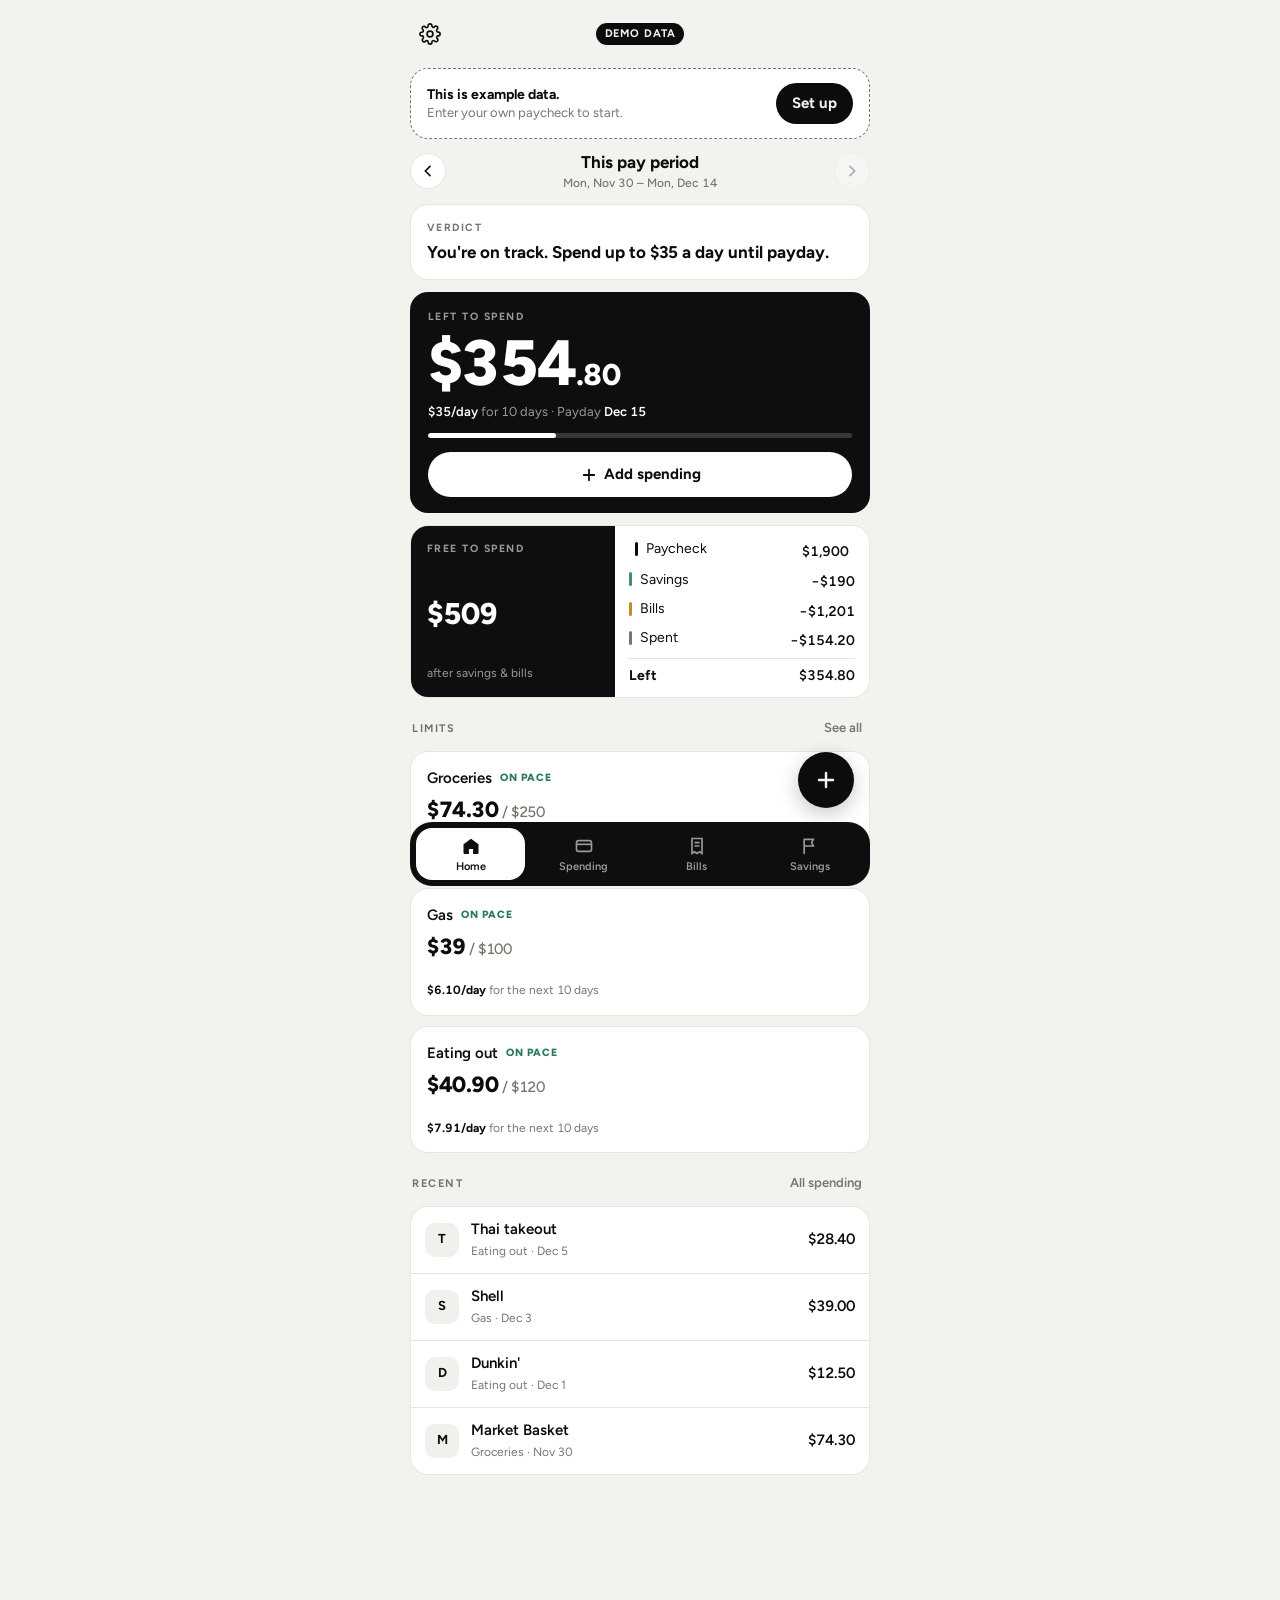
<file: index.html>
<!doctype html>
<html lang="en">
<head>
<meta charset="utf-8">
<meta name="viewport" content="width=device-width, initial-scale=1, viewport-fit=cover">
<meta name="apple-mobile-web-app-capable" content="yes">
<meta name="apple-mobile-web-app-status-bar-style" content="black-translucent">
<meta name="theme-color" content="#0e0e10">
<style>:root{padding-top:env(safe-area-inset-top,0px);padding-bottom:env(safe-area-inset-bottom,0px)}body{margin:0}img{max-width:100%}[hidden]{display:none!important}</style>
<title>Paycheck Planner</title>
<link rel="preconnect" href="https://fonts.googleapis.com">
<link rel="preconnect" href="https://fonts.gstatic.com" crossorigin>
<link rel="stylesheet" href="https://fonts.googleapis.com/css2?family=Figtree:wght@400;500;600;700;800&display=swap">
<style>
/* Layout: one phone-width column of cards over a quiet ground; a black hero card carries the one number that matters; pill tab bar pinned to the bottom. */
:root{
  --ground:#f2f2ef; --card:#ffffff; --ink:#0c0c0d; --muted:#76766f; --line:#e5e5e0;
  --hero:#0e0e10; --hero-ink:#ffffff; --hero-muted:#9a9a94; --hero-track:#38383b;
  --chip:#f0f0ec; --amber:#a96b12; --green:#2c7a55; --red:#c8402f;
  --amber-bar:#c48a2c; --green-bar:#3f8f69;
  --accent:var(--ink); --accent-ink:var(--ground);
  --bar:#0e0e10; --bar-ink:#9a9a94; --bar-active:#ffffff; --bar-active-ink:#0e0e10;
  --font:"Figtree",ui-sans-serif,system-ui,-apple-system,"Segoe UI",sans-serif;
  --r:18px;
}
@media (prefers-color-scheme: dark){:root:not([data-theme="light"]){
  --ground:#000000; --card:#151516; --ink:#f3f3f0; --muted:#8e8e88; --line:#262628;
  --hero:#f3f3f0; --hero-ink:#0c0c0d; --hero-muted:#6a6a65; --hero-track:#d6d6d1;
  --chip:#222224; --amber:#e0a647; --green:#5cbf8c; --red:#ef6b5a;
  --amber-bar:#d99a39; --green-bar:#4fae7e; color-scheme:dark;
}}
:root[data-theme="dark"]{
  --ground:#000000; --card:#151516; --ink:#f3f3f0; --muted:#8e8e88; --line:#262628;
  --hero:#f3f3f0; --hero-ink:#0c0c0d; --hero-muted:#6a6a65; --hero-track:#d6d6d1;
  --chip:#222224; --amber:#e0a647; --green:#5cbf8c; --red:#ef6b5a;
  --amber-bar:#d99a39; --green-bar:#4fae7e; color-scheme:dark;
}
/* Color themes: the hero card and tab bar take the theme color in both modes; buttons use a lighter tint in dark mode. */
:root[data-accent="forest"]{--hero:#1e4a37;--hero-ink:#fff;--hero-muted:#a9c9b9;--hero-track:#3d6a57;--bar:#1e4a37;--bar-ink:#a9c9b9;--bar-active-ink:#1e4a37;--accent:#1e4a37;--accent-ink:#fff}
:root[data-accent="ocean"]{--hero:#1b3f73;--hero-ink:#fff;--hero-muted:#a9bfdf;--hero-track:#3c5e92;--bar:#1b3f73;--bar-ink:#a9bfdf;--bar-active-ink:#1b3f73;--accent:#1b3f73;--accent-ink:#fff}
:root[data-accent="plum"]{--hero:#4b2a63;--hero-ink:#fff;--hero-muted:#c7b0d8;--hero-track:#6b4a83;--bar:#4b2a63;--bar-ink:#c7b0d8;--bar-active-ink:#4b2a63;--accent:#4b2a63;--accent-ink:#fff}
:root[data-accent="ember"]{--hero:#93360f;--hero-ink:#fff;--hero-muted:#f0c0a8;--hero-track:#b65a33;--bar:#93360f;--bar-ink:#f0c0a8;--bar-active-ink:#93360f;--accent:#93360f;--accent-ink:#fff}
:root[data-accent="rose"]{--hero:#8a2b4d;--hero-ink:#fff;--hero-muted:#ecb5c8;--hero-track:#ad4e70;--bar:#8a2b4d;--bar-ink:#ecb5c8;--bar-active-ink:#8a2b4d;--accent:#8a2b4d;--accent-ink:#fff}
@media (prefers-color-scheme: dark){
  :root:not([data-theme="light"])[data-accent="forest"]{--accent:#6cc59a;--accent-ink:#0c0c0d}
  :root:not([data-theme="light"])[data-accent="ocean"]{--accent:#86aceb;--accent-ink:#0c0c0d}
  :root:not([data-theme="light"])[data-accent="plum"]{--accent:#c6a0e3;--accent-ink:#0c0c0d}
  :root:not([data-theme="light"])[data-accent="ember"]{--accent:#f08d60;--accent-ink:#0c0c0d}
  :root:not([data-theme="light"])[data-accent="rose"]{--accent:#f08db1;--accent-ink:#0c0c0d}
}
:root[data-theme="dark"][data-accent="forest"]{--accent:#6cc59a;--accent-ink:#0c0c0d}
:root[data-theme="dark"][data-accent="ocean"]{--accent:#86aceb;--accent-ink:#0c0c0d}
:root[data-theme="dark"][data-accent="plum"]{--accent:#c6a0e3;--accent-ink:#0c0c0d}
:root[data-theme="dark"][data-accent="ember"]{--accent:#f08d60;--accent-ink:#0c0c0d}
:root[data-theme="dark"][data-accent="rose"]{--accent:#f08db1;--accent-ink:#0c0c0d}
.swatches{display:grid;grid-template-columns:repeat(6,1fr);gap:8px}
.swatch{display:flex;flex-direction:column;align-items:center;gap:5px;font-size:11px;font-weight:600;color:var(--muted);padding:6px 0;border-radius:12px}
.swatch i{width:34px;height:34px;border-radius:50%;display:block;border:2px solid var(--ground);box-shadow:0 0 0 1px var(--line)}
.swatch[aria-pressed="true"]{color:var(--ink)}
.swatch[aria-pressed="true"] i{box-shadow:0 0 0 2px var(--ink)}
*{box-sizing:border-box}
html,body{background:var(--ground)}
body{color:var(--ink);font-family:var(--font);font-size:15px;line-height:1.4;-webkit-font-smoothing:antialiased;padding:0 16px}
.num{font-variant-numeric:tabular-nums}
button{font:inherit;color:inherit;cursor:pointer;border:0;background:none}
button:focus-visible,input:focus-visible,select:focus-visible{outline:2px solid var(--ink);outline-offset:2px}
#app{max-width:460px;margin:0 auto;padding-block:12px 140px;display:flex;flex-direction:column;gap:12px}

.top{display:flex;align-items:center;justify-content:space-between;gap:8px;min-height:44px}
.iconbtn{width:40px;height:40px;border-radius:50%;display:grid;place-items:center;color:var(--ink)}
.iconbtn:hover{background:var(--chip)}
.iconbtn svg{width:22px;height:22px}
.toplabel{font-size:13px;color:var(--muted);font-weight:500;text-align:center}
.pill-demo{display:inline-block;background:var(--ink);color:var(--ground);font-size:11px;font-weight:700;letter-spacing:.08em;text-transform:uppercase;padding:3px 9px;border-radius:99px}

.weeknav{display:flex;align-items:center;justify-content:space-between;gap:8px}
.weeknav h1{font-size:17px;font-weight:700;margin:0;text-align:center}
.weeknav small{display:block;font-size:12px;color:var(--muted);font-weight:500}
.navbtn{width:36px;height:36px;border-radius:50%;background:var(--card);border:1px solid var(--line);display:grid;place-items:center}
.navbtn:disabled{opacity:.3;cursor:default}
.navbtn svg{width:16px;height:16px}

.card{background:var(--card);border:1px solid var(--line);border-radius:var(--r);padding:16px}
.eyebrow{font-size:10.5px;font-weight:700;letter-spacing:.14em;text-transform:uppercase;color:var(--muted);margin:0 0 6px}
.verdict{font-size:17px;font-weight:700;line-height:1.3;margin:0;text-wrap:balance}

.hero{background:var(--hero);color:var(--hero-ink);border-radius:var(--r);padding:18px 18px 16px}
.hero .eyebrow{color:var(--hero-muted)}
.big{font-size:64px;font-weight:800;letter-spacing:-.04em;line-height:1;margin:2px 0 8px}
.big .cents{font-size:30px;letter-spacing:-.02em}
.big.neg{color:var(--red)}
.heroline{font-size:13px;color:var(--hero-muted)}
.heroline b{color:var(--hero-ink);font-weight:600}
.bar{height:5px;border-radius:9px;background:var(--line);overflow:hidden;margin-top:12px}
.hero .bar{background:var(--hero-track)}
.bar i{display:block;height:100%;border-radius:9px;background:var(--ink)}
.hero .bar i{background:var(--hero-ink)}
.bar i.amber{background:var(--amber-bar)} .bar i.green{background:var(--green-bar)} .bar i.red{background:var(--red)}
.herobtn{margin-top:14px;width:100%;background:var(--hero-ink);color:var(--hero);font-weight:700;border-radius:99px;padding:12px;display:flex;align-items:center;justify-content:center;gap:6px}

.split{display:grid;grid-template-columns:1fr 1.25fr;border-radius:var(--r);overflow:hidden;border:1px solid var(--line);background:var(--card)}
.split .l{background:var(--hero);color:var(--hero-ink);padding:16px;display:flex;flex-direction:column;justify-content:space-between;gap:8px}
.split .l .eyebrow{color:var(--hero-muted)}
.split .l .v{font-size:30px;font-weight:800;letter-spacing:-.03em}
.split .l small{color:var(--hero-muted);font-size:12px}
.split .r{padding:12px 14px;display:flex;flex-direction:column;gap:7px;justify-content:center;min-width:0}
.row{display:flex;justify-content:space-between;align-items:baseline;gap:10px;font-size:14px}
.row span:first-child{display:flex;align-items:center;gap:8px;color:var(--ink)}
.row .tick{width:3px;height:14px;border-radius:2px;background:var(--muted)}
.row b{font-weight:600}
.row.total{border-top:1px solid var(--line);padding-top:7px;font-weight:700}

.paycard{display:flex;align-items:center;gap:12px;justify-content:space-between}
.paycard p{margin:0;font-size:14px;color:var(--muted)}
.paycard strong{display:block;color:var(--ink);font-size:15px}
.btn{background:var(--accent);color:var(--accent-ink);font-weight:700;border-radius:99px;padding:10px 16px;white-space:nowrap}
.btn.ghost{background:var(--chip);color:var(--ink)}
.btn.danger{background:var(--red);color:#fff}
.btn.full{width:100%;padding:14px}

.banner{background:var(--card);border:1px dashed var(--muted);border-radius:var(--r);padding:14px 16px;display:flex;align-items:center;justify-content:space-between;gap:12px}
.banner p{margin:0;font-size:14px}
.banner p span{display:block;color:var(--muted);font-size:13px}

.sechead{display:flex;justify-content:space-between;align-items:baseline;margin:8px 2px 0}
.sechead h2{font-size:11px;font-weight:700;letter-spacing:.14em;text-transform:uppercase;color:var(--muted);margin:0}
.sechead button,.sechead span{font-size:13px;color:var(--muted);font-weight:600}

.list{background:var(--card);border:1px solid var(--line);border-radius:var(--r);overflow:hidden}
.item{display:flex;align-items:center;gap:12px;padding:12px 14px;width:100%;text-align:left;border-top:1px solid var(--line)}
.item:first-child{border-top:0}
button.item:hover{background:var(--chip)}
.av{width:34px;height:34px;border-radius:10px;background:var(--chip);display:grid;place-items:center;font-weight:700;font-size:13px;flex:none}
.item .mid{flex:1;min-width:0}
.item .mid b{display:block;font-weight:600;font-size:15px;white-space:nowrap;overflow:hidden;text-overflow:ellipsis}
.item .mid small{color:var(--muted);font-size:12px}
.item .amt{font-weight:600;text-align:right}
.item .amt small{display:block;color:var(--muted);font-weight:500;font-size:12px}
.dayhead{display:flex;justify-content:space-between;font-size:11px;font-weight:700;letter-spacing:.1em;text-transform:uppercase;color:var(--muted);padding:12px 14px 4px;background:var(--card)}
.empty{padding:22px 16px;text-align:center;color:var(--muted);font-size:14px}

.seg{display:flex;background:var(--chip);border-radius:99px;padding:4px;gap:4px}
.seg button{flex:1;border-radius:99px;padding:8px;font-weight:600;font-size:14px;color:var(--muted)}
.seg button[aria-pressed="true"]{background:var(--accent);color:var(--accent-ink)}

.cat{display:flex;flex-direction:column;gap:6px}
.cat .top2{display:flex;justify-content:space-between;align-items:center;gap:8px}
.cat .name{font-weight:600}
.status{font-size:10.5px;font-weight:800;letter-spacing:.08em;text-transform:uppercase}
.status.amber{color:var(--amber)} .status.green{color:var(--green)} .status.red{color:var(--red)} .status.muted{color:var(--muted)}
.cat .val{font-size:22px;font-weight:800;letter-spacing:-.02em}
.cat .val span{font-size:15px;font-weight:500;color:var(--muted)}
.cat small{color:var(--muted);font-size:12px} .cat small b{color:var(--ink)}
.cats{display:flex;flex-direction:column;gap:10px}

.tiles{display:grid;grid-template-columns:1fr 1fr;gap:10px}
.tile{background:var(--chip);border-radius:12px;padding:10px 12px}
.tile small{display:block;font-size:11px;color:var(--muted)}
.tile b{font-size:19px;font-weight:800}

.fab{position:fixed;right:max(16px,calc(50% - 214px));bottom:calc(92px + env(safe-area-inset-bottom,0px));width:56px;height:56px;border-radius:50%;background:var(--accent);color:var(--accent-ink);display:grid;place-items:center;box-shadow:0 6px 20px rgba(0,0,0,.22);z-index:5}
.fab svg{width:24px;height:24px}

nav.tabs{position:fixed;left:0;right:0;bottom:0;padding:0 16px calc(14px + env(safe-area-inset-bottom,0px));z-index:6;pointer-events:none}
nav.tabs .in{max-width:460px;margin:0 auto;background:var(--bar);border-radius:22px;padding:6px;display:grid;grid-template-columns:repeat(4,1fr);gap:4px;pointer-events:auto}
nav.tabs button{color:var(--bar-ink);border-radius:16px;padding:8px 4px 6px;display:flex;flex-direction:column;align-items:center;gap:3px;font-size:11px;font-weight:600}
nav.tabs button svg{width:20px;height:20px}
nav.tabs button[aria-current="page"]{background:var(--bar-active);color:var(--bar-active-ink)}

/* sheet */
.scrim{position:fixed;inset:0;background:rgba(0,0,0,.45);z-index:20;display:flex;align-items:flex-end;justify-content:center;padding:0}
.sheet{background:var(--ground);width:100%;max-width:500px;max-height:92%;overflow:auto;border-radius:24px 24px 0 0;padding:10px 16px calc(20px + env(safe-area-inset-bottom,0px));animation:up .22s ease-out}
@keyframes up{from{transform:translateY(30px);opacity:.6}to{transform:none;opacity:1}}
@media (prefers-reduced-motion: reduce){.sheet{animation:none}}
.grab{width:40px;height:5px;border-radius:9px;background:var(--line);margin:0 auto 10px}
.sheet h3{font-size:20px;font-weight:800;margin:4px 0 14px;letter-spacing:-.01em}
.sheet form{display:flex;flex-direction:column;gap:14px}
.field{display:flex;flex-direction:column;gap:6px}
.field label,.flabel{font-size:12px;font-weight:700;letter-spacing:.06em;text-transform:uppercase;color:var(--muted)}
.field .hint{font-size:12px;color:var(--muted)}
input,select{font:inherit;color:var(--ink);background:var(--card);border:1px solid var(--line);border-radius:12px;padding:12px;width:100%;min-width:0}
.money{position:relative}
.money::before{content:"$";position:absolute;left:12px;top:50%;transform:translateY(-50%);color:var(--muted);font-weight:600}
.money input{padding-left:24px}
.amountin{font-size:40px;font-weight:800;text-align:center;padding:14px 12px 14px 32px;letter-spacing:-.02em}
.money.bigm::before{font-size:28px;left:18px}
.chips{display:flex;flex-wrap:wrap;gap:8px}
.chips button{padding:8px 14px;border-radius:99px;background:var(--card);border:1px solid var(--line);font-weight:600;font-size:14px}
.chips button[aria-pressed="true"]{background:var(--accent);color:var(--accent-ink);border-color:var(--accent)}
.two{display:grid;grid-template-columns:1fr 1fr;gap:10px}
.actions{display:flex;gap:10px}
.actions .btn{flex:1;padding:13px}
.catrow{display:grid;grid-template-columns:1fr 110px 40px;gap:8px;align-items:center}
.confirm{background:var(--card);border:1px solid var(--red);border-radius:12px;padding:12px;display:flex;flex-direction:column;gap:10px;font-size:14px}
.err{color:var(--red);font-size:13px;margin:0}
.toast{position:fixed;left:50%;transform:translateX(-50%);bottom:calc(100px + env(safe-area-inset-bottom,0px));background:var(--ink);color:var(--ground);padding:10px 16px;border-radius:99px;font-size:14px;font-weight:600;z-index:40;max-width:calc(100% - 32px)}
.foot{font-size:12px;color:var(--muted);text-align:center;margin-top:6px}
@media (max-width:360px){.big{font-size:52px}.split{grid-template-columns:1fr}}
</style>

</head>
<body>
<div id="app" aria-live="polite"></div>
<button class="fab" id="fab" aria-label="Add spending"><svg viewBox="0 0 24 24" fill="none" stroke="currentColor" stroke-width="2.4" stroke-linecap="round"><path d="M12 5v14M5 12h14"/></svg></button>
<nav class="tabs" aria-label="Sections"><div class="in" id="tabs"></div></nav>
<div id="sheetroot"></div>
<div id="toastroot"></div>

<script>
(function(){
"use strict";
// ---------- utilities ----------
const $ = s => document.querySelector(s);
const esc = s => String(s ?? "").replace(/[&<>"']/g, c => ({"&":"&amp;","<":"&lt;",">":"&gt;",'"':"&quot;","'":"&#39;"}[c]));
const uid = () => Math.random().toString(36).slice(2, 10);
const r2 = n => Math.round(n * 100) / 100;
function fmt(n, opts = {}) {
  const neg = n < 0; const a = Math.abs(r2(n));
  const cents = opts.cents ?? (a % 1 !== 0);
  const s = a.toLocaleString("en-US", { minimumFractionDigits: cents ? 2 : 0, maximumFractionDigits: cents ? 2 : 0 });
  return (neg ? "−" : "") + "$" + s;
}
function ymd(d) { return d.getFullYear() + "-" + String(d.getMonth() + 1).padStart(2, "0") + "-" + String(d.getDate()).padStart(2, "0"); }
function parse(s) { const [y, m, d] = s.split("-").map(Number); return new Date(y, m - 1, d); }
function addDays(d, n) { const x = new Date(d); x.setDate(x.getDate() + n); return x; }
function today() { const d = new Date(); d.setHours(0, 0, 0, 0); return d; }
const ordinal = n => n + ([, "st", "nd", "rd"][(n % 100 >> 3 ^ 1) && n % 10] || "th");
const DOW = ["Sunday","Monday","Tuesday","Wednesday","Thursday","Friday","Saturday"];
const short = d => d.toLocaleDateString("en-US", { month: "short", day: "numeric" });
const dayName = d => d.toLocaleDateString("en-US", { weekday: "short", month: "short", day: "numeric" });
function daysBetween(a, b) { return Math.round((b - a) / 86400000); }
function periodStartFor(d, payday) { const x = new Date(d); x.setHours(0,0,0,0); const back = (x.getDay() - payday + 7) % 7; return addDays(x, -back); }

const ICON = {
  home: '<svg viewBox="0 0 24 24" fill="currentColor"><path d="M12 3.2 3 10v10.5c0 .6.4 1 1 1h5.5v-6h5v6H20c.6 0 1-.4 1-1V10l-9-6.8Z"/></svg>',
  spend: '<svg viewBox="0 0 24 24" fill="none" stroke="currentColor" stroke-width="2"><rect x="3" y="5.5" width="18" height="13" rx="2.5"/><path d="M3 10h18"/></svg>',
  bills: '<svg viewBox="0 0 24 24" fill="none" stroke="currentColor" stroke-width="2"><path d="M6 3h12v18l-3-2-3 2-3-2-3 2V3Z"/><path d="M9 8h6M9 12h6"/></svg>',
  save: '<svg viewBox="0 0 24 24" fill="none" stroke="currentColor" stroke-width="2" stroke-linecap="round"><path d="M5 21V4M5 4h11l-2 4 2 4H5"/></svg>',
  gear: '<svg viewBox="0 0 24 24" fill="none" stroke="currentColor" stroke-width="1.8"><circle cx="12" cy="12" r="3.2"/><path d="M19.4 15a1.6 1.6 0 0 0 .3 1.8l.1.1a2 2 0 1 1-2.8 2.8l-.1-.1a1.6 1.6 0 0 0-1.8-.3 1.6 1.6 0 0 0-1 1.5V21a2 2 0 1 1-4 0v-.1a1.6 1.6 0 0 0-1-1.5 1.6 1.6 0 0 0-1.8.3l-.1.1a2 2 0 1 1-2.8-2.8l.1-.1a1.6 1.6 0 0 0 .3-1.8 1.6 1.6 0 0 0-1.5-1H3a2 2 0 1 1 0-4h.1a1.6 1.6 0 0 0 1.5-1 1.6 1.6 0 0 0-.3-1.8l-.1-.1a2 2 0 1 1 2.8-2.8l.1.1a1.6 1.6 0 0 0 1.8.3H9a1.6 1.6 0 0 0 1-1.5V3a2 2 0 1 1 4 0v.1a1.6 1.6 0 0 0 1 1.5 1.6 1.6 0 0 0 1.8-.3l.1-.1a2 2 0 1 1 2.8 2.8l-.1.1a1.6 1.6 0 0 0-.3 1.8V9a1.6 1.6 0 0 0 1.5 1H21a2 2 0 1 1 0 4h-.1a1.6 1.6 0 0 0-1.5 1Z"/></svg>',
  left: '<svg viewBox="0 0 24 24" fill="none" stroke="currentColor" stroke-width="2.4" stroke-linecap="round"><path d="m15 5-7 7 7 7"/></svg>',
  right: '<svg viewBox="0 0 24 24" fill="none" stroke="currentColor" stroke-width="2.4" stroke-linecap="round"><path d="m9 5 7 7-7 7"/></svg>',
  plus: '<svg viewBox="0 0 24 24" fill="none" stroke="currentColor" stroke-width="2.4" stroke-linecap="round"><path d="M12 5v14M5 12h14"/></svg>',
  x: '<svg viewBox="0 0 24 24" fill="none" stroke="currentColor" stroke-width="2.2" stroke-linecap="round"><path d="M6 6l12 12M18 6 6 18"/></svg>'
};

// ---------- state ----------
const DEFAULT_CATS = () => [
  { id: uid(), name: "Groceries", limit: 0 }, { id: uid(), name: "Gas", limit: 0 },
  { id: uid(), name: "Eating out", limit: 0 }, { id: uid(), name: "Shopping", limit: 0 },
  { id: uid(), name: "Other", limit: 0 }
];
function demoState() {
  const s = { schedule: "semimonthly", payDays: [15, 31], paycheck: 1900, saveMode: "pct", saveValue: 10, startSavings: 1200, goal: 3000,
    categories: [
      { id: "g", name: "Groceries", limit: 250 }, { id: "gas", name: "Gas", limit: 100 },
      { id: "eat", name: "Eating out", limit: 120 }, { id: "fun", name: "Fun", limit: 80 }, { id: "oth", name: "Other", limit: 0 }],
    bills: [] };
  const t = today();
  const nextMonthDay = d => ymd(new Date(t.getFullYear(), t.getMonth() - 3, d));
  s.bills = [
    { id: "b1", name: "Rent", amount: 1100, freq: "monthly", due: nextMonthDay(1) },
    { id: "b2", name: "Car insurance", amount: 140, freq: "monthly", due: nextMonthDay(18) },
    { id: "b3", name: "Phone", amount: 85, freq: "monthly", due: nextMonthDay(13) },
    { id: "b4", name: "Gym", amount: 30, freq: "monthly", due: nextMonthDay(22) },
    { id: "b5", name: "Streaming", amount: 16, freq: "monthly", due: nextMonthDay(14) }];
  const keys = expectedPaydays(s.payDays, addDays(t, -100), addDays(t, 40));
  let ci = 0; keys.forEach((k, i) => { if (k <= ymd(t)) ci = i; });
  const weeks = {};
  const mk = (back, tx, pay, limitDays) => {
    const k = keys[ci - back]; const len = daysBetween(parse(k), parse(keys[ci - back + 1]));
    const lim = limitDays == null ? len - 1 : limitDays;
    weeks[k] = { paycheck: pay, setAside: r2(pay * 0.1), tx: tx.filter(x => x[0] <= lim).map(([d, amt, c, note]) => ({ id: uid(), date: ymd(addDays(parse(k), d)), amount: amt, cat: c, note })) };
  };
  mk(3, [[0,92.4,"g","Market Basket"],[2,38,"gas","Shell"],[4,24.5,"eat","Chipotle"],[7,88,"g","Stop & Shop"],[9,40,"fun","Movies"],[11,31,"oth","Pharmacy"],[12,41,"gas","Mobil"]], 1900);
  mk(2, [[0,101.2,"g","Market Basket"],[2,45,"gas","Mobil"],[3,18.75,"eat","Dunkin'"],[6,42,"eat","Dinner out"],[8,63,"oth","Haircut"],[10,77.9,"g","Trader Joe's"]], 1900);
  mk(1, [[0,88.1,"g","Market Basket"],[1,41,"gas","Shell"],[3,36,"eat","Pizza"],[6,79.9,"g","Trader Joe's"],[8,22,"fun","Bowling"],[11,15,"eat","Lunch"],[12,52,"gas","Shell"]], 1950);
  mk(0, [[0,74.3,"g","Market Basket"],[1,12.5,"eat","Dunkin'"],[3,39,"gas","Shell"],[5,28.4,"eat","Thai takeout"],[6,96.2,"g","Trader Joe's"],[8,45,"fun","Concert"],[9,18,"eat","Lunch"]], 1900, daysBetween(parse(keys[ci]), t));
  return { settings: s, weeks, demo: true };
}

let state = demoState();
let mode = "demo-local";   // where data lives: "db" | "local"
let view = { tab: "home", weekOffset: 0, spendSeg: "tx" };

// ---------- money logic ----------
function weeklyShare(b) {
  const a = Number(b.amount) || 0;
  return b.freq === "weekly" ? a : b.freq === "biweekly" ? a / 2 : b.freq === "yearly" ? a / 52 : a * 12 / 52;
}
function monthlyEquiv(bills) { return r2(bills.reduce((t, b) => t + weeklyShare(b) * 52 / 12, 0)); }
function nextDue(b, from) {
  let d = parse(b.due); if (isNaN(d)) return null;
  let guard = 0;
  while (d < from && guard++ < 600) {
    if (b.freq === "weekly") d = addDays(d, 7);
    else if (b.freq === "biweekly") d = addDays(d, 14);
    else if (b.freq === "yearly") d = new Date(d.getFullYear() + 1, d.getMonth(), d.getDate());
    else { const day = parse(b.due).getDate(); const m = new Date(d.getFullYear(), d.getMonth() + 1, 1); d = new Date(m.getFullYear(), m.getMonth(), Math.min(day, new Date(m.getFullYear(), m.getMonth() + 1, 0).getDate())); }
  }
  return d;
}
// ---- pay schedule: twice a month; 31 means the last day of the month; weekends roll back to Friday ----
function payDate(y, m, d) {
  const last = new Date(y, m + 1, 0).getDate();
  let x = new Date(y, m, Math.min(d, last));
  if (x.getDay() === 6) x = addDays(x, -1); else if (x.getDay() === 0) x = addDays(x, -2);
  return x;
}
function expectedPaydays(days, from, to) {
  const out = new Set(); const stop = addDays(to, 31);
  for (let i = -1; i < 600; i++) {
    const dt = new Date(from.getFullYear(), from.getMonth() + i, 1);
    if (dt > stop) break;
    days.forEach(d => out.add(ymd(payDate(dt.getFullYear(), dt.getMonth(), Number(d)))));
  }
  return [...out].sort();
}
function payDaysOf() { const p = state.settings.payDays; return Array.isArray(p) && p.length ? p.map(Number) : [15, 31]; }
function periods() {
  const t = today(); const ks = Object.keys(state.weeks).sort();
  let from = addDays(t, -70); if (ks.length && parse(ks[0]) < from) from = addDays(parse(ks[0]), -20);
  const list = expectedPaydays(payDaysOf(), from, addDays(t, 400)).map(k => ({ key: k, expected: parse(k), start: state.weeks[k] && state.weeks[k].start ? parse(state.weeks[k].start) : parse(k) }));
  list.forEach((p, i) => { p.end = list[i + 1] ? addDays(list[i + 1].start, -1) : addDays(p.start, 14); });
  return list;
}
function curIndex() { const t = today(); let i = 0; periods().forEach((p, j) => { if (p.start <= t) i = j; }); return i; }
function weekKeyAt(offset) { const L = periods(); return L[Math.max(0, curIndex() - offset)].key; }
function periodByKey(k) { return periods().find(p => p.key === k); }
function periodFor(d) { if (!d) return null; let r = null; periods().forEach(p => { if (p.start <= d) r = p; }); return r && d <= r.end ? r : null; }
function billsInRange(start, end) {
  const out = [];
  state.settings.bills.forEach(b => { let d = nextDue(b, start), g = 0; while (d && d <= end && g++ < 10) { out.push({ b, d }); d = nextDue(b, addDays(d, 1)); } });
  return out.sort((a, b) => a.d - b.d);
}
const sumBills = arr => r2(arr.reduce((t, x) => t + (Number(x.b.amount) || 0), 0));
function setAsideFor(pay) { const s = state.settings; return r2(s.saveMode === "pct" ? pay * (Number(s.saveValue) || 0) / 100 : Math.min(pay, Number(s.saveValue) || 0)); }
function getWeek(k) { return state.weeks[k] || { tx: [] }; }
function summary(k) {
  const w = getWeek(k); const s = state.settings;
  const P = periodByKey(k) || { start: parse(k), end: addDays(parse(k), 14), expected: parse(k) };
  const entered = typeof w.paycheck === "number";
  const pay = entered ? w.paycheck : Number(s.paycheck) || 0;
  const setAside = entered && typeof w.setAside === "number" ? w.setAside : setAsideFor(pay);
  const bills = sumBills(billsInRange(P.start, P.end));
  const free = r2(pay - setAside - bills);
  const spent = r2((w.tx || []).reduce((t, x) => t + (Number(x.amount) || 0), 0));
  const start = P.start, end = P.end, t = today();
  const len = daysBetween(start, end) + 1;
  const ended = t > end, future = t < start;
  const daysLeft = ended ? 0 : future ? len : daysBetween(t, end) + 1;
  const elapsed = ended ? 1 : future ? 0 : (daysBetween(start, t) + 1) / len;
  return { w, entered, pay, setAside, bills, free, spent, left: r2(free - spent), start, end, expected: P.expected, ended, daysLeft, elapsed };
}
// Move data onto the current pay schedule. sumChecks: true when converting from weekly (two weekly checks ≈ one semi-monthly check).
function rebucket(oldWeeks, sumChecks) {
  const nw = {}; const ks = Object.keys(oldWeeks).sort(); const t = today();
  const from = ks.length ? addDays(parse(ks[0]), -40) : addDays(t, -70);
  const exp = expectedPaydays(payDaysOf(), from, addDays(t, 60));
  const keyFor = d => { const s = ymd(d); let r = exp[0]; exp.forEach(k => { if (k <= s) r = k; }); return r; };
  ks.forEach(ok => {
    const w = oldWeeks[ok];
    (w.tx || []).forEach(x => { const k = keyFor(parse(x.date)); (nw[k] = nw[k] || { tx: [] }).tx.push(x); });
    if (typeof w.paycheck === "number") {
      const k = keyFor(parse(w.start || ok)); const n = (nw[k] = nw[k] || { tx: [] });
      if (typeof n.paycheck !== "number") { n.paycheck = w.paycheck; n.setAside = Number(w.setAside) || 0; }
      else if (sumChecks) { n.paycheck = r2(n.paycheck + w.paycheck); n.setAside = r2(n.setAside + (Number(w.setAside) || 0)); }
    }
  });
  return nw;
}
function replaceWeeks(nw) {
  const old = Object.keys(state.weeks); state.weeks = nw;
  old.forEach(k => { if (!nw[k] && base) dbWrite(base + "/settings/weeks/" + k, null); });
  Object.keys(nw).forEach(saveWeek); lsSave();
}
let migrated = false;
function ensureSchedule() {
  const s = state.settings; if (s.schedule === "semimonthly") return false;
  const f = 52 / 24;
  s.schedule = "semimonthly"; s.payDays = [15, 31]; delete s.payday;
  if (s.paycheck) s.paycheck = Math.round(s.paycheck * f);
  if (s.saveMode === "amt" && s.saveValue) s.saveValue = Math.round(s.saveValue * f);
  (s.categories || []).forEach(c => { if (c.limit) c.limit = Math.round(c.limit * f); });
  replaceWeeks(rebucket(state.weeks, true)); saveSettings(); migrated = true;
  return true;
}

function catStats(k) {
  const S = summary(k);
  return state.settings.categories.map(c => {
    const spent = r2((S.w.tx || []).filter(x => x.cat === c.id).reduce((t, x) => t + x.amount, 0));
    const lim = Number(c.limit) || 0;
    let status = "muted", label = "No limit";
    if (lim > 0) {
      const ratio = spent / lim;
      if (spent > lim) { status = "red"; label = "Over"; }
      else if (!S.ended && ratio > S.elapsed + 0.15) { status = "amber"; label = "Running hot"; }
      else { status = "green"; label = S.ended ? "Stayed under" : "On pace"; }
    }
    return { ...c, spent, lim, status, label, perDay: S.daysLeft > 0 && lim > 0 ? Math.max(0, (lim - spent) / S.daysLeft) : 0 };
  });
}
function savingsTotal() {
  let total = Number(state.settings.startSavings) || 0; const rows = [];
  Object.keys(state.weeks).sort().forEach(k => {
    const S = summary(k);
    if (!S.entered) return;
    const lo = S.ended ? S.left : 0;
    total += S.setAside + lo;
    rows.push({ k, S, lo });
  });
  return { total: r2(total), rows: rows.reverse() };
}
function verdict(k) {
  const S = summary(k); const cats = catStats(k);
  if (S.ended) return S.left >= 0 ? `This pay period ended with ${fmt(S.left)} left. It went to savings.` : `This pay period ran ${fmt(-S.left)} over. It came out of savings.`;
  if (!S.entered && !state.demo) return `Your check was due ${dayName(S.expected)}. Enter it to lock in this pay period.`;
  if (S.left < 0) return `You're ${fmt(-S.left)} over this pay period. That will come out of savings.`;
  const over = cats.filter(c => c.status === "red").sort((a, b) => (b.spent - b.lim) - (a.spent - a.lim))[0];
  if (over) return `${over.name} is ${fmt(over.spent - over.lim)} over its ${fmt(over.lim)} limit.`;
  const hot = cats.filter(c => c.status === "amber")[0];
  if (hot) return `${hot.name} is running hot: ${fmt(hot.spent)} of ${fmt(hot.lim)} with ${S.daysLeft} day${S.daysLeft === 1 ? "" : "s"} left.`;
  return `You're on track. Spend up to ${fmt(S.left / Math.max(1, S.daysLeft), { cents: false })} a day until payday.`;
}

// ---------- appearance ----------
const THEMES = [["mono", "Mono", "#0e0e10"], ["forest", "Forest", "#1e4a37"], ["ocean", "Ocean", "#1b3f73"], ["plum", "Plum", "#4b2a63"], ["ember", "Ember", "#93360f"], ["rose", "Rose", "#8a2b4d"]];
const LOOK = "paycheck-planner-look";
const hostTheme = document.documentElement.getAttribute("data-theme");
let look = { accent: "mono", appearance: "system" };
try { look = { ...look, ...(JSON.parse(localStorage.getItem(LOOK) || "{}")) }; } catch (e) {}
function applyLook() {
  const r = document.documentElement;
  if (look.accent && look.accent !== "mono") r.setAttribute("data-accent", look.accent); else r.removeAttribute("data-accent");
  if (look.appearance === "light" || look.appearance === "dark") r.setAttribute("data-theme", look.appearance);
  else if (hostTheme) r.setAttribute("data-theme", hostTheme); else r.removeAttribute("data-theme");
}
function setLook(patch) {
  look = { ...look, ...patch }; applyLook();
  try { localStorage.setItem(LOOK, JSON.stringify(look)); } catch (e) {}
  if (!state.demo) { state.settings.look = { ...look }; saveSettings(); }
}
function lookControls() {
  return `<div class="field"><span class="flabel">Color theme</span><div class="swatches" role="group" aria-label="Color theme">${THEMES.map(([id, l, c]) => `<button type="button" class="swatch" data-accent="${id}" aria-pressed="${look.accent === id}"><i style="background:${c}"></i>${l}</button>`).join("")}</div></div>
    <div class="field"><span class="flabel">Mode</span><div class="seg" role="group" aria-label="Mode">${[["system", "System"], ["light", "Light"], ["dark", "Dark"]].map(([id, l]) => `<button type="button" data-appear="${id}" aria-pressed="${look.appearance === id}">${l}</button>`).join("")}</div></div>`;
}
function bindLook(sh) {
  sh.querySelectorAll("[data-accent]").forEach(b => b.addEventListener("click", () => { setLook({ accent: b.dataset.accent }); sh.querySelectorAll("[data-accent]").forEach(z => z.setAttribute("aria-pressed", z === b)); }));
  sh.querySelectorAll("[data-appear]").forEach(b => b.addEventListener("click", () => { setLook({ appearance: b.dataset.appear }); sh.querySelectorAll("[data-appear]").forEach(z => z.setAttribute("aria-pressed", z === b)); }));
}
applyLook();

// ---------- persistence ----------
const LS = "paycheck-planner-v1";
let db = null, base = null;
const queues = {};
function lsSave() { if (state.demo) return; try { localStorage.setItem(LS, JSON.stringify({ settings: state.settings, weeks: state.weeks })); } catch (e) {} }
function lsLoad() { try { const v = JSON.parse(localStorage.getItem(LS) || "null"); return v && v.settings ? v : null; } catch (e) { return null; } }
function clone(o) { return JSON.parse(JSON.stringify(o)); }
function dbWrite(path, data) {
  if (!db) return;
  const q = queues[path] || (queues[path] = { busy: false, next: undefined });
  q.next = data === null ? null : clone(data);
  if (q.busy) return;
  const pump = async () => {
    q.busy = true;
    while (q.next !== undefined) {
      const d = q.next; q.next = undefined;
      try { d === null ? await db.doc(path).delete() : await db.doc(path).set(d); }
      catch (e) { toast("Couldn't save to your account. Changes are kept on this device."); }
    }
    q.busy = false;
  };
  pump();
}
function saveSettings() { lsSave(); if (base) dbWrite(base + "/settings", state.settings); }
function saveWeek(k) { lsSave(); if (base) dbWrite(base + "/settings/weeks/" + k, state.weeks[k] || null); }
async function connect() {
  if (!window.claude || typeof window.claude.use !== "function") return;
  try {
    const [d, u] = await Promise.all([window.claude.use("db"), window.claude.use("user")]);
    if (!d || !u) return;
    const id = await u.id(); if (!id) return;
    const b = "data/users/" + id;
    const sSnap = await d.doc(b + "/settings").get();
    const wSnap = await d.doc(b + "/settings").collection("weeks").limit(1000).get();
    db = d; base = b; mode = "db";
    if (sSnap.exists) {
      const weeks = {}; wSnap.docs.forEach(x => { if (x.exists) weeks[x.id] = clone(x.data()); });
      state = { settings: clone(sSnap.data()), weeks, demo: false };
      ensureSchedule();
      if (state.settings.look) { look = { ...look, ...state.settings.look }; applyLook(); try { localStorage.setItem(LOOK, JSON.stringify(look)); } catch (e) {} }
      lsSave(); render();
    } else if (!state.demo) {
      saveSettings(); Object.keys(state.weeks).forEach(saveWeek);
    }
  } catch (e) { /* stay on this device */ }
}

// ---------- rendering ----------
function moneyBig(n) {
  const neg = n < 0; const a = Math.abs(r2(n));
  const whole = Math.floor(a).toLocaleString("en-US"); const c = Math.round((a % 1) * 100);
  return `<div class="big num${neg ? " neg" : ""}">${neg ? "−" : ""}$${whole}${c ? `<span class="cents">.${String(c).padStart(2, "0")}</span>` : ""}</div>`;
}
function topbar(center) {
  return `<div class="top"><button class="iconbtn" data-act="settings" aria-label="Settings">${ICON.gear}</button>
  <div class="toplabel">${state.demo ? '<span class="pill-demo">Demo data</span>' : center}</div><span style="width:40px"></span></div>`;
}
function weeknav(k) {
  const S = summary(k);
  const label = view.weekOffset === 0 ? "This pay period" : view.weekOffset === 1 ? "Last pay period" : `${view.weekOffset} pay periods ago`;
  const hasOlder = Object.keys(state.weeks).some(x => x < k);
  return `<div class="weeknav"><button class="navbtn" data-act="older" aria-label="Earlier pay period" ${hasOlder ? "" : "disabled"}>${ICON.left}</button>
  <h1>${label}<small class="num">${dayName(S.start)} – ${dayName(S.end)}</small></h1>
  <button class="navbtn" data-act="newer" aria-label="Later pay period" ${view.weekOffset === 0 ? "disabled" : ""}>${ICON.right}</button></div>`;
}
function demoBanner() {
  return state.demo ? `<div class="banner"><p><b>This is example data.</b><span>Enter your own paycheck to start.</span></p><button class="btn" data-act="setup">Set up</button></div>` : "";
}
function txAvatar(name) { return esc((name || "?").trim().slice(0, 1).toUpperCase()); }
function catName(id) { const c = state.settings.categories.find(c => c.id === id); return c ? c.name : "Uncategorized"; }

function renderHome() {
  const k = weekKeyAt(view.weekOffset); const S = summary(k);
  const perDay = S.daysLeft > 0 ? Math.max(0, S.left) / S.daysLeft : 0;
  const pct = S.free > 0 ? Math.min(100, (S.spent / S.free) * 100) : 100;
  const nextPay = addDays(S.end, 1);
  let html = topbar("Paycheck Planner") + demoBanner() + weeknav(k);
  html += `<div class="card"><p class="eyebrow">${S.ended ? "How it went" : "Verdict"}</p><p class="verdict">${esc(verdict(k))}</p></div>`;
  html += `<div class="hero"><p class="eyebrow">${S.ended ? "Left at the end" : "Left to spend"}${!S.entered ? " · estimated" : ""}</p>${moneyBig(S.left)}
    <div class="heroline num">${S.ended ? `Spent <b>${fmt(S.spent)}</b> of <b>${fmt(S.free)}</b>` :
      `<b>${fmt(perDay, { cents: false })}/day</b> for ${S.daysLeft} day${S.daysLeft === 1 ? "" : "s"} · Payday <b>${short(nextPay)}</b>`}</div>
    <div class="bar" role="img" aria-label="${Math.round(pct)} percent of spending money used"><i style="width:${pct}%"></i></div>
    ${S.ended ? "" : `<button class="herobtn" data-act="add">${ICON.plus.replace('<svg', '<svg width="18" height="18"')} Add spending</button>`}</div>`;
  if (!S.entered && !S.ended && !state.demo) {
    html += `<div class="card paycard"><p><strong>Got paid ${dayName(S.expected)}?</strong>Using your usual ${fmt(state.settings.paycheck)} until you enter it.</p><button class="btn" data-act="paycheck" data-k="${k}">Enter check</button></div>`;
  }
  html += `<div class="split"><div class="l"><p class="eyebrow">Free to spend</p><div class="v num">${fmt(S.free, { cents: false })}</div><small>after savings &amp; bills</small></div>
    <div class="r num">
      <button class="row" data-act="paycheck" data-k="${k}" style="width:100%" aria-label="Edit paycheck"><span><i class="tick" style="background:var(--ink)"></i>Paycheck</span><b>${fmt(S.pay)}</b></button>
      <div class="row"><span><i class="tick" style="background:var(--green-bar)"></i>Savings</span><b>−${fmt(S.setAside)}</b></div>
      <div class="row"><span><i class="tick" style="background:var(--amber-bar)"></i>Bills</span><b>−${fmt(S.bills)}</b></div>
      <div class="row"><span><i class="tick"></i>Spent</span><b>−${fmt(S.spent)}</b></div>
      <div class="row total"><span>Left</span><b>${fmt(S.left)}</b></div>
    </div></div>`;
  const cats = catStats(k).filter(c => c.lim > 0 || c.spent > 0).sort((a, b) => ({ red: 0, amber: 1, green: 2, muted: 3 }[a.status] - { red: 0, amber: 1, green: 2, muted: 3 }[b.status])).slice(0, 3);
  if (cats.length) {
    html += `<div class="sechead"><h2>Limits</h2><button data-act="tab" data-tab="spend" data-seg="cat">See all</button></div><div class="cats">${cats.map(catCard).join("")}</div>`;
  }
  const tx = [...(S.w.tx || [])].sort((a, b) => b.date.localeCompare(a.date)).slice(0, 4);
  html += `<div class="sechead"><h2>Recent</h2><button data-act="tab" data-tab="spend" data-seg="tx">All spending</button></div>`;
  html += tx.length ? `<div class="list">${tx.map(txRow).join("")}</div>` : `<div class="list"><div class="empty">Nothing spent yet this pay period. Tap + when you buy something.</div></div>`;
  return html;
}
function catCard(c) {
  const pct = c.lim > 0 ? Math.min(100, c.spent / c.lim * 100) : 0;
  return `<button class="card cat" data-act="editcats" style="text-align:left;width:100%"><div class="top2"><span class="name">${esc(c.name)}</span><span class="status ${c.status}">${c.label}</span></div>
    <div class="val num">${fmt(c.spent)}${c.lim > 0 ? `<span> / ${fmt(c.lim)}</span>` : ""}</div>
    ${c.lim > 0 ? `<div class="bar" style="margin-top:2px"><i class="${c.status === "muted" ? "" : c.status}" style="width:${pct}%"></i></div>
    <small class="num">${c.status === "red" ? `<b>${fmt(c.spent - c.lim)}</b> over the limit` : c.perDay > 0 ? `<b>${fmt(c.perDay)}/day</b> for the next ${summary(weekKeyAt(view.weekOffset)).daysLeft} days` : `${fmt(c.lim - c.spent)} under the limit`}</small>` : `<small>Tap to set a limit</small>`}</button>`;
}
function txRow(x) {
  return `<button class="item" data-act="edittx" data-id="${x.id}"><span class="av">${txAvatar(x.note || catName(x.cat))}</span>
    <span class="mid"><b>${esc(x.note || catName(x.cat))}</b><small>${esc(catName(x.cat))} · ${short(parse(x.date))}</small></span>
    <span class="amt num">${fmt(x.amount, { cents: true })}</span></button>`;
}
function renderSpend() {
  const k = weekKeyAt(view.weekOffset); const S = summary(k);
  let html = topbar("Spending") + weeknav(k);
  html += `<div class="card"><p class="eyebrow">Spent this pay period</p><div class="num" style="font-size:40px;font-weight:800;letter-spacing:-.03em;line-height:1.05">${fmt(S.spent, { cents: true })}</div>
    <div style="color:var(--muted);font-size:13px;margin-top:4px" class="num">of ${fmt(S.free)} free to spend · ${fmt(S.left)} left</div></div>`;
  html += `<div class="seg" role="group" aria-label="View"><button data-act="seg" data-seg="tx" aria-pressed="${view.spendSeg === "tx"}">Transactions</button><button data-act="seg" data-seg="cat" aria-pressed="${view.spendSeg === "cat"}">Limits</button></div>`;
  if (view.spendSeg === "tx") {
    const tx = [...(S.w.tx || [])].sort((a, b) => b.date.localeCompare(a.date) || 0);
    if (!tx.length) html += `<div class="list"><div class="empty">No spending logged for this pay period.</div></div>`;
    else {
      const groups = {}; tx.forEach(x => (groups[x.date] = groups[x.date] || []).push(x));
      html += `<div class="list">` + Object.keys(groups).sort().reverse().map(d => {
        const tot = groups[d].reduce((t, x) => t + x.amount, 0);
        const label = d === ymd(today()) ? "Today" : d === ymd(addDays(today(), -1)) ? "Yesterday" : dayName(parse(d));
        return `<div class="dayhead num"><span>${label}</span><span>${fmt(tot, { cents: true })}</span></div>` + groups[d].map(txRow).join("");
      }).join("") + `</div>`;
    }
  } else {
    const cats = catStats(k);
    const unc = r2((S.w.tx || []).filter(x => !state.settings.categories.some(c => c.id === x.cat)).reduce((t, x) => t + x.amount, 0));
    const limTotal = cats.reduce((t, c) => t + c.lim, 0);
    html += `<div class="sechead"><h2>Limits per pay period · ${fmt(limTotal)}</h2><button data-act="editcats">Edit</button></div>`;
    html += `<div class="cats">${cats.map(catCard).join("")}${unc ? `<div class="card cat"><div class="top2"><span class="name">Uncategorized</span></div><div class="val num">${fmt(unc)}</div></div>` : ""}</div>`;
  }
  return html;
}
function renderBills() {
  const s = state.settings; const L = periods(); const ci = curIndex(); const C = L[ci], N = L[ci + 1];
  const dueC = billsInRange(C.start, C.end), dueN = N ? billsInRange(N.start, N.end) : [];
  let html = topbar("Bills");
  html += `<div class="card"><p class="eyebrow">Due this pay period</p><div class="num" style="font-size:44px;font-weight:800;letter-spacing:-.03em;line-height:1.05">${fmt(sumBills(dueC))}</div>
    <p style="margin:4px 0 12px;color:var(--muted);font-size:13px">Each bill comes out of the check you get before it's due, so the full amount sits against that paycheck.</p>
    <div class="tiles num"><div class="tile"><small>Next check · ${N ? short(N.start) : ""}</small><b>${fmt(sumBills(dueN), { cents: false })}</b></div><div class="tile"><small>A month</small><b>${fmt(monthlyEquiv(s.bills), { cents: false })}</b></div></div></div>`;
  html += `<div class="sechead"><h2>This pay period · ${short(C.start)} – ${short(C.end)}</h2><span class="num">${fmt(sumBills(dueC))}</span></div>`;
  html += dueC.length ? `<div class="list">${dueC.map(x => billRow(x.b, x.d)).join("")}</div>` : `<div class="list"><div class="empty">Nothing due before your next payday.</div></div>`;
  if (N) {
    html += `<div class="sechead"><h2>Next pay period · ${short(N.start)} – ${short(N.end)}</h2><span class="num">${fmt(sumBills(dueN))}</span></div>`;
    html += dueN.length ? `<div class="list">${dueN.map(x => billRow(x.b, x.d)).join("")}</div>` : `<div class="list"><div class="empty">Nothing due next pay period.</div></div>`;
  }
  const all = s.bills.map(b => ({ b, d: nextDue(b, today()) })).sort((a, b) => (a.d || 0) - (b.d || 0));
  html += `<div class="sechead"><h2>All bills · ${s.bills.length}</h2><button data-act="addbill">+ Add bill</button></div>`;
  html += all.length ? `<div class="list">${all.map(x => billRow(x.b, x.d, true)).join("")}</div>` :
    `<div class="list"><div class="empty">Add rent, phone, insurance and subscriptions. Each one comes out of the paycheck before it's due.<div style="margin-top:12px"><button class="btn" data-act="addbill">Add your first bill</button></div></div></div>`;
  return html;
}
const FREQ = { monthly: "Monthly", weekly: "Weekly", biweekly: "Every 2 weeks", yearly: "Yearly" };
function billRow(b, d, showCheck) {
  const days = d ? daysBetween(today(), d) : null;
  const when = d ? `Due ${short(d)}${days === 0 ? " · today" : days > 0 ? ` · in ${days} day${days === 1 ? "" : "s"}` : ""}` : "";
  const p = showCheck ? periodFor(d) : null;
  return `<button class="item" data-act="editbill" data-id="${b.id}"><span class="av">${txAvatar(b.name)}</span>
    <span class="mid"><b>${esc(b.name)}</b><small>${FREQ[b.freq] || ""} · ${when}</small></span>
    <span class="amt num">${fmt(Number(b.amount))}${p ? `<small>${short(p.start)} check</small>` : ""}</span></button>`;
}

function renderSave() {
  const s = state.settings; const { total, rows } = savingsTotal();
  const goal = Number(s.goal) || 0;
  const cur = summary(weekKeyAt(0));
  let html = topbar("Savings");
  html += `<div class="hero"><p class="eyebrow">Total saved</p>${moneyBig(total)}
    <div class="heroline num">${goal > 0 ? `<b>${Math.min(100, Math.round(total / goal * 100))}%</b> of your ${fmt(goal)} goal` : `Set a goal in settings to track progress`}</div>
    ${goal > 0 ? `<div class="bar"><i style="width:${Math.min(100, total / goal * 100)}%"></i></div>` : ""}</div>`;
  html += `<div class="tiles num"><div class="tile" style="background:var(--card);border:1px solid var(--line)"><small>From each check</small><b>${s.saveMode === "pct" ? `${Number(s.saveValue)}%` : fmt(Number(s.saveValue))}</b></div>
    <div class="tile" style="background:var(--card);border:1px solid var(--line)"><small>This check</small><b>${fmt(cur.setAside)}</b></div></div>`;
  html += `<p class="foot" style="text-align:left;margin:0 2px">Each check, your set-aside goes to savings. When a pay period ends, whatever is left goes to savings too. If you overspend, it comes out of savings.</p>`;
  html += `<div class="sechead"><h2>History</h2><span class="num">Started with ${fmt(Number(s.startSavings) || 0)}</span></div>`;
  html += rows.length ? `<div class="list">${rows.map(r => `<div class="item"><span class="mid"><b class="num">${short(r.S.start)} – ${short(r.S.end)}</b><small class="num">Set aside ${fmt(r.S.setAside)}${r.S.ended ? ` · Leftover ${r.lo >= 0 ? "+" : ""}${fmt(r.lo)}` : " · in progress"}</small></span>
    <span class="amt num" style="color:${r.S.setAside + r.lo < 0 ? "var(--red)" : "var(--green)"}">${r.S.setAside + r.lo >= 0 ? "+" : ""}${fmt(r.S.setAside + r.lo)}</span></div>`).join("")}</div>`
    : `<div class="list"><div class="empty">Your savings history starts when you enter your first paycheck.</div></div>`;
  return html;
}
function render() {
  const fn = { home: renderHome, spend: renderSpend, bills: renderBills, save: renderSave }[view.tab];
  $("#app").innerHTML = fn() + (mode === "db" || state.demo ? "" : `<p class="foot">Saved on this device.</p>`);
  const tabs = [["home", "Home", ICON.home], ["spend", "Spending", ICON.spend], ["bills", "Bills", ICON.bills], ["save", "Savings", ICON.save]];
  $("#tabs").innerHTML = tabs.map(([id, l, ic]) => `<button data-act="tab" data-tab="${id}" ${view.tab === id ? 'aria-current="page"' : ""}>${ic}${l}</button>`).join("");
  $("#fab").hidden = view.tab === "bills" || view.tab === "save" || summary(weekKeyAt(view.weekOffset)).ended;
}

// ---------- sheets ----------
function openSheet(title, body, onMount) {
  $("#sheetroot").innerHTML = `<div class="scrim" id="scrim"><div class="sheet" role="dialog" aria-modal="true" aria-label="${esc(title)}"><div class="grab"></div>
    <div style="display:flex;justify-content:space-between;align-items:center"><h3>${esc(title)}</h3><button class="iconbtn" data-close aria-label="Close">${ICON.x}</button></div>${body}</div></div>`;
  const scrim = $("#scrim");
  scrim.addEventListener("click", e => { if (e.target === scrim || e.target.closest("[data-close]")) closeSheet(); });
  onMount && onMount(scrim.querySelector(".sheet"));
  const f = scrim.querySelector("[autofocus]"); f && setTimeout(() => f.focus(), 60);
}
function closeSheet() { $("#sheetroot").innerHTML = ""; }
document.addEventListener("keydown", e => { if (e.key === "Escape") closeSheet(); });
function toast(msg) { $("#toastroot").innerHTML = `<div class="toast" role="status">${esc(msg)}</div>`; clearTimeout(toast.t); toast.t = setTimeout(() => $("#toastroot").innerHTML = "", 2200); }
const num = v => { const n = parseFloat(String(v).replace(/[$,\s]/g, "")); return isNaN(n) ? NaN : r2(n); };
function needReal(fn) { if (state.demo) { openSetup(); toast("Set up first. Example data isn't saved."); return; } fn(); }

function openTx(id) {
  const k = weekKeyAt(view.weekOffset); const w = getWeek(k);
  const x = id ? w.tx.find(t => t.id === id) : null;
  const S = summary(k);
  const defDate = x ? x.date : (today() >= S.start && today() <= S.end ? ymd(today()) : ymd(S.start));
  let cat = x ? x.cat : (state.settings.categories[0] || {}).id;
  openSheet(x ? "Edit spending" : "Add spending", `<form id="f">
    <div class="money bigm"><input class="amountin num" id="amt" inputmode="decimal" placeholder="0.00" value="${x ? x.amount.toFixed(2) : ""}" aria-label="Amount" autofocus autocomplete="off"></div>
    <div class="field"><span class="flabel">Category</span><div class="chips" id="chips">${state.settings.categories.map(c => `<button type="button" data-c="${c.id}" aria-pressed="${c.id === cat}">${esc(c.name)}</button>`).join("")}</div></div>
    <div class="two"><div class="field"><label for="note">Where / what</label><input id="note" placeholder="e.g. Market Basket" value="${esc(x ? x.note : "")}" maxlength="60"></div>
    <div class="field"><label for="date">Date</label><input type="date" id="date" value="${defDate}" min="${ymd(S.start)}" max="${ymd(S.end)}"></div></div>
    <p class="err" id="err" hidden></p>
    <div class="actions">${x ? `<button type="button" class="btn ghost" id="del">Delete</button>` : ""}<button class="btn" type="submit">${x ? "Save" : "Add"}</button></div>
    <div id="cf"></div></form>`, sh => {
    sh.querySelector("#chips").addEventListener("click", e => { const b = e.target.closest("[data-c]"); if (!b) return; cat = b.dataset.c; sh.querySelectorAll("#chips button").forEach(z => z.setAttribute("aria-pressed", z === b)); });
    const del = sh.querySelector("#del");
    del && del.addEventListener("click", () => {
      sh.querySelector("#cf").innerHTML = `<div class="confirm">Delete this ${fmt(x.amount, { cents: true })} purchase?<div class="actions"><button type="button" class="btn ghost" id="no">Keep it</button><button type="button" class="btn danger" id="yes">Delete</button></div></div>`;
      sh.querySelector("#no").onclick = () => sh.querySelector("#cf").innerHTML = "";
      sh.querySelector("#yes").onclick = () => { w.tx = w.tx.filter(t => t.id !== x.id); state.weeks[k] = w; saveWeek(k); closeSheet(); render(); toast("Deleted"); };
    });
    sh.querySelector("#f").addEventListener("submit", e => {
      e.preventDefault();
      const amount = num(sh.querySelector("#amt").value); const err = sh.querySelector("#err");
      if (!(amount > 0)) { err.textContent = "Enter an amount above $0."; err.hidden = false; return; }
      let date = sh.querySelector("#date").value || defDate;
      if (date < ymd(S.start) || date > ymd(S.end)) date = defDate;
      const note = sh.querySelector("#note").value.trim();
      const wk = state.weeks[k] || (state.weeks[k] = { tx: [] }); wk.tx = wk.tx || [];
      if (x) Object.assign(wk.tx.find(t => t.id === x.id), { amount, cat, note, date });
      else wk.tx.push({ id: uid(), amount, cat, note, date });
      saveWeek(k); closeSheet(); render();
      const left = summary(k).left;
      toast(x ? "Saved" : `Added. ${fmt(left)} left this pay period.`);
    });
  });
}
function openPaycheck(k) {
  const S = summary(k); const L = periods(); const i = L.findIndex(p => p.key === k);
  const P = L[i], prev = L[i - 1], next = L[i + 1];
  const lo = new Date(Math.max(addDays(P.expected, -5), prev ? addDays(prev.start, 1) : addDays(P.expected, -5)));
  const hi = new Date(Math.min(addDays(P.expected, 5), next ? addDays(next.start, -1) : addDays(P.expected, 5)));
  openSheet("This paycheck", `<form id="f">
    <div class="money bigm"><input class="amountin num" id="amt" inputmode="decimal" value="${S.pay.toFixed(2)}" aria-label="Paycheck amount" autofocus autocomplete="off"></div>
    <div class="field"><label for="pd">Paid on</label><input type="date" id="pd" value="${ymd(P.start)}" min="${ymd(lo)}" max="${ymd(hi)}">
      <span class="hint">Expected ${dayName(P.expected)}. If your check landed early or late, change the date. It only affects this pay period.</span></div>
    <div class="list num" id="prev"></div>
    <p class="err" id="err" hidden></p>
    <button class="btn full" type="submit">Save check</button></form>`, sh => {
    const inp = sh.querySelector("#amt"), pd = sh.querySelector("#pd");
    const pickDate = () => { let v = pd.value || ymd(P.start); if (v < ymd(lo)) v = ymd(lo); if (v > ymd(hi)) v = ymd(hi); return v; };
    const upd = () => { const p = num(inp.value) || 0; const sa = setAsideFor(p); const bl = sumBills(billsInRange(parse(pickDate()), P.end));
      sh.querySelector("#prev").innerHTML = `<div class="item"><span class="mid">Savings</span><span class="amt">−${fmt(sa)}</span></div><div class="item"><span class="mid">Bills due ${short(parse(pickDate()))} – ${short(P.end)}</span><span class="amt">−${fmt(bl)}</span></div><div class="item"><span class="mid"><b>Free to spend</b></span><span class="amt"><b>${fmt(p - sa - bl)}</b></span></div>`; };
    inp.addEventListener("input", upd); pd.addEventListener("change", upd); upd(); setTimeout(() => inp.select && inp.select(), 80);
    sh.querySelector("#f").addEventListener("submit", e => {
      e.preventDefault(); const p = num(inp.value);
      if (!(p >= 0)) { const er = sh.querySelector("#err"); er.textContent = "Enter your check amount."; er.hidden = false; return; }
      const ds = pickDate();
      const w = state.weeks[k] || (state.weeks[k] = { tx: [] }); w.tx = w.tx || [];
      w.paycheck = p; w.setAside = setAsideFor(p); delete w.bills;
      if (ds === k) delete w.start; else w.start = ds;
      if (prev) {
        const had = !!state.weeks[prev.key]; const pw = state.weeks[prev.key] || { tx: [] };
        const all = [...(pw.tx || []), ...w.tx];
        pw.tx = all.filter(x => x.date < ds); w.tx = all.filter(x => x.date >= ds);
        if (had || pw.tx.length) { state.weeks[prev.key] = pw; saveWeek(prev.key); }
      }
      saveWeek(k); closeSheet(); render(); toast(`Check saved. ${fmt(summary(k).free)} free to spend.`);
    });
  });
}

function openBill(id) {
  const b = id ? state.settings.bills.find(x => x.id === id) : null;
  openSheet(b ? "Edit bill" : "Add bill", `<form id="f">
    <div class="field"><label for="bn">Name</label><input id="bn" value="${esc(b ? b.name : "")}" placeholder="e.g. Rent" maxlength="40" autofocus></div>
    <div class="two"><div class="field"><label for="ba">Amount</label><div class="money"><input id="ba" class="num" inputmode="decimal" value="${b ? Number(b.amount).toFixed(2) : ""}" placeholder="0.00"></div></div>
    <div class="field"><label for="bf">How often</label><select id="bf">${Object.entries(FREQ).map(([v, l]) => `<option value="${v}" ${b && b.freq === v ? "selected" : ""}>${l}</option>`).join("")}</select></div></div>
    <div class="field"><label for="bd">Next due date</label><input type="date" id="bd" value="${b ? b.due : ymd(today())}"><span class="hint" id="share"></span></div>
    <p class="err" id="err" hidden></p>
    <div class="actions">${b ? `<button type="button" class="btn ghost" id="del">Delete</button>` : ""}<button class="btn" type="submit">${b ? "Save" : "Add bill"}</button></div><div id="cf"></div></form>`, sh => {
    const upd = () => { const a = num(sh.querySelector("#ba").value) || 0; const dv = sh.querySelector("#bd").value; const d = dv ? nextDue({ due: dv, freq: sh.querySelector("#bf").value }, today()) : null; const p = periodFor(d);
      sh.querySelector("#share").textContent = p ? `Comes out of your ${dayName(p.start)} check${a ? ` (${fmt(a)})` : ""}.` : ""; };
    sh.querySelector("#ba").addEventListener("input", upd); sh.querySelector("#bf").addEventListener("change", upd); sh.querySelector("#bd").addEventListener("change", upd); upd();
    const del = sh.querySelector("#del");
    del && del.addEventListener("click", () => {
      sh.querySelector("#cf").innerHTML = `<div class="confirm">Delete ${esc(b.name)}?<div class="actions"><button type="button" class="btn ghost" id="no">Keep it</button><button type="button" class="btn danger" id="yes">Delete</button></div></div>`;
      sh.querySelector("#no").onclick = () => sh.querySelector("#cf").innerHTML = "";
      sh.querySelector("#yes").onclick = () => { state.settings.bills = state.settings.bills.filter(x => x.id !== b.id); saveSettings(); closeSheet(); render(); toast("Bill deleted"); };
    });
    sh.querySelector("#f").addEventListener("submit", e => {
      e.preventDefault(); const er = sh.querySelector("#err");
      const name = sh.querySelector("#bn").value.trim(), amount = num(sh.querySelector("#ba").value), freq = sh.querySelector("#bf").value, due = sh.querySelector("#bd").value;
      if (!name) { er.textContent = "Give the bill a name."; er.hidden = false; return; }
      if (!(amount > 0)) { er.textContent = "Enter an amount above $0."; er.hidden = false; return; }
      if (!due) { er.textContent = "Pick the next due date."; er.hidden = false; return; }
      if (b) Object.assign(b, { name, amount, freq, due }); else state.settings.bills.push({ id: uid(), name, amount, freq, due });
      saveSettings(); closeSheet(); render(); toast(b ? "Bill saved" : "Bill added");
    });
  });
}
function catRows(cats) {
  return cats.map(c => `<div class="catrow" data-id="${c.id}"><input aria-label="Category name" class="cn" value="${esc(c.name)}" maxlength="24"><div class="money"><input aria-label="Limit for ${esc(c.name)}" class="cl num" inputmode="decimal" value="${c.limit ? c.limit : ""}" placeholder="No limit"></div><button type="button" class="iconbtn rm" aria-label="Remove ${esc(c.name)}">${ICON.x}</button></div>`).join("");
}
function openCats() {
  let cats = clone(state.settings.categories);
  openSheet("Spending limits", `<form id="f"><p style="margin:-6px 0 0;color:var(--muted);font-size:14px">Set how much you want to spend in each category per pay period. Leave a limit blank to just track it.</p>
    <div id="rows" style="display:flex;flex-direction:column;gap:8px"></div>
    <button type="button" class="btn ghost" id="addc">+ Add category</button>
    <button class="btn full" type="submit">Save limits</button></form>`, sh => {
    const rows = sh.querySelector("#rows");
    const read = () => { cats = [...rows.querySelectorAll(".catrow")].map(r => ({ id: r.dataset.id, name: r.querySelector(".cn").value.trim(), limit: num(r.querySelector(".cl").value) || 0 })); };
    const draw = () => { rows.innerHTML = catRows(cats); };
    draw();
    rows.addEventListener("click", e => { const b = e.target.closest(".rm"); if (!b) return; read(); cats = cats.filter(c => c.id !== b.closest(".catrow").dataset.id); draw(); });
    sh.querySelector("#addc").onclick = () => { read(); cats.push({ id: uid(), name: "", limit: 0 }); draw(); rows.querySelector(".catrow:last-child .cn").focus(); };
    sh.querySelector("#f").addEventListener("submit", e => { e.preventDefault(); read(); state.settings.categories = cats.filter(c => c.name); saveSettings(); closeSheet(); render(); toast("Limits saved"); });
  });
}
function settingsForm(s, isSetup) {
  return `<form id="f">
    ${isSetup ? `<p style="margin:-6px 0 0;color:var(--muted);font-size:14px">Three quick numbers and you're in. You can change any of these later.</p>` : ""}
    <div class="field"><label for="sp">Usual paycheck</label><div class="money"><input id="sp" class="num" inputmode="decimal" value="${s.paycheck ? Number(s.paycheck).toFixed(2) : ""}" placeholder="0.00" ${isSetup ? "autofocus" : ""}></div></div>
    <div class="field"><span class="flabel">Paid twice a month on</span>
      <div class="two">${[0, 1].map(n => { const v = (s.payDays || [15, 31])[n]; return `<select id="p${n}" aria-label="${n ? "Second" : "First"} payday">${Array.from({ length: 31 }, (_, i) => i + 1).map(d => `<option value="${d}" ${Number(v) === d ? "selected" : ""}>${d === 31 ? "Last day" : ordinal(d)}</option>`).join("")}</select>`; }).join("")}</div>
      <span class="hint">Paydays on a weekend move to the Friday before. If a check lands early or late, change that one payday when you enter the check.</span></div>
    <div class="field"><span class="flabel">Save from each check</span>
      <div class="two"><select id="sm" aria-label="Savings type"><option value="pct" ${s.saveMode === "pct" ? "selected" : ""}>Percent</option><option value="amt" ${s.saveMode === "amt" ? "selected" : ""}>Dollar amount</option></select>
      <input id="sv" class="num" inputmode="decimal" aria-label="Savings value" value="${s.saveValue ?? ""}" placeholder="0"></div>
      <span class="hint" id="svh"></span></div>
    <div class="two"><div class="field"><label for="ss">Already saved</label><div class="money"><input id="ss" class="num" inputmode="decimal" value="${s.startSavings || ""}" placeholder="0"></div></div>
    <div class="field"><label for="sg">Savings goal</label><div class="money"><input id="sg" class="num" inputmode="decimal" value="${s.goal || ""}" placeholder="Optional"></div></div></div>
    <p class="err" id="err" hidden></p>
    <button class="btn full" type="submit">${isSetup ? "Start budgeting" : "Save settings"}</button>
    <div class="sechead" style="margin-top:10px"><h2>Appearance</h2></div>
    ${lookControls()}
    ${isSetup ? "" : `<div class="sechead" style="margin-top:10px"><h2>More</h2></div>
      <button type="button" class="btn ghost full" data-sub="cats">Edit categories &amp; limits</button>
      <button type="button" class="btn ghost full" data-sub="reset" style="color:var(--red)">Erase all data</button><div id="cf"></div>
      <p class="foot">${mode === "db" ? "Saved to your Claude account, private to you." : "Saved on this device only."}</p>`}
  </form>`;
}
function bindSettings(sh, isSetup) {
  const sm = sh.querySelector("#sm"), sv = sh.querySelector("#sv"), sp = sh.querySelector("#sp");
  const hint = () => { const p = num(sp.value) || 0, v = num(sv.value) || 0; sh.querySelector("#svh").textContent = p ? `That's ${fmt(sm.value === "pct" ? p * v / 100 : v, { cents: true })} a check, about ${fmt((sm.value === "pct" ? p * v / 100 : v) * 24, { cents: false })} a year.` : ""; };
  [sm, sv, sp].forEach(el => el.addEventListener("input", hint)); hint();
  bindLook(sh);
  sh.querySelector("#f").addEventListener("submit", e => {
    e.preventDefault(); const er = sh.querySelector("#err");
    const paycheck = num(sp.value), saveValue = num(sv.value) || 0;
    if (!(paycheck > 0)) { er.textContent = "Enter your usual paycheck."; er.hidden = false; return; }
    const payDays = [Number(sh.querySelector("#p0").value), Number(sh.querySelector("#p1").value)].sort((a, b) => a - b);
    if (payDays[0] === payDays[1]) { er.textContent = "Pick two different paydays."; er.hidden = false; return; }
    if (sm.value === "pct" && (saveValue < 0 || saveValue > 100)) { er.textContent = "Savings percent must be between 0 and 100."; er.hidden = false; return; }
    const vals = { paycheck, schedule: "semimonthly", payDays, saveMode: sm.value, saveValue, startSavings: num(sh.querySelector("#ss").value) || 0, goal: num(sh.querySelector("#sg").value) || 0 };
    if (isSetup) {
      state = { settings: { ...vals, categories: DEFAULT_CATS(), bills: [], look: { ...look } }, weeks: {}, demo: false };
      const k = weekKeyAt(0);
      state.weeks[k] = { tx: [], paycheck, setAside: setAsideFor(paycheck) };
      saveSettings(); saveWeek(k); view.weekOffset = 0; closeSheet(); view.tab = "home"; render();
      toast("You're set. Add your bills next.");
    } else {
      const changed = String(payDaysOf()) !== String(payDays);
      Object.assign(state.settings, vals); delete state.settings.payday;
      if (changed) replaceWeeks(rebucket(state.weeks, false));
      saveSettings(); closeSheet(); render(); toast(changed ? "Paydays updated" : "Settings saved");
    }
  });
  if (!isSetup) {
    sh.querySelector('[data-sub="cats"]').onclick = () => { closeSheet(); openCats(); };
    sh.querySelector('[data-sub="reset"]').onclick = () => {
      sh.querySelector("#cf").innerHTML = `<div class="confirm" style="margin-top:8px">This erases your paychecks, spending, bills and settings. It can't be undone.<div class="actions"><button type="button" class="btn ghost" id="no">Cancel</button><button type="button" class="btn danger" id="yes">Erase everything</button></div></div>`;
      sh.querySelector("#no").onclick = () => sh.querySelector("#cf").innerHTML = "";
      sh.querySelector("#yes").onclick = () => {
        Object.keys(state.weeks).forEach(k => { delete state.weeks[k]; if (base) dbWrite(base + "/settings/weeks/" + k, null); });
        if (base) dbWrite(base + "/settings", null);
        try { localStorage.removeItem(LS); } catch (e) {}
        state = demoState(); view = { tab: "home", weekOffset: 0, spendSeg: "tx" }; closeSheet(); render(); toast("All data erased");
      };
    };
  }
}
function openSetup() {
  const s = { paycheck: "", payDays: [15, 31], saveMode: "pct", saveValue: 10, startSavings: "", goal: "" };
  openSheet("Set up your budget", settingsForm(s, true), sh => bindSettings(sh, true));
}
function openSettings() {
  if (state.demo) return openSetup();
  openSheet("Settings", settingsForm(state.settings, false), sh => bindSettings(sh, false));
}

// ---------- events ----------
document.addEventListener("click", e => {
  const b = e.target.closest("[data-act]"); if (!b || b.closest("#sheetroot")) return;
  const a = b.dataset.act;
  if (a === "tab") { view.tab = b.dataset.tab; if (b.dataset.seg) view.spendSeg = b.dataset.seg; render(); window.scrollTo(0, 0); }
  else if (a === "older") { view.weekOffset++; render(); }
  else if (a === "newer") { view.weekOffset = Math.max(0, view.weekOffset - 1); render(); }
  else if (a === "seg") { view.spendSeg = b.dataset.seg; render(); }
  else if (a === "settings") openSettings();
  else if (a === "setup") openSetup();
  else if (a === "add") needReal(() => openTx());
  else if (a === "edittx") needReal(() => openTx(b.dataset.id));
  else if (a === "paycheck") needReal(() => openPaycheck(b.dataset.k));
  else if (a === "addbill") needReal(() => openBill());
  else if (a === "editbill") needReal(() => openBill(b.dataset.id));
  else if (a === "editcats") needReal(openCats);
});
$("#fab").addEventListener("click", () => needReal(() => openTx()));

// ---------- boot ----------
const cached = lsLoad();
if (cached) { state = { settings: cached.settings, weeks: cached.weeks || {}, demo: false }; mode = "local"; ensureSchedule(); if (cached.settings.look) { look = { ...look, ...cached.settings.look }; applyLook(); } }
render();
connect().then(() => { if (migrated) toast("Switched to twice-a-month pay. Check your usual paycheck in Settings."); });
})();
</script>

</body>
</html>
</file>
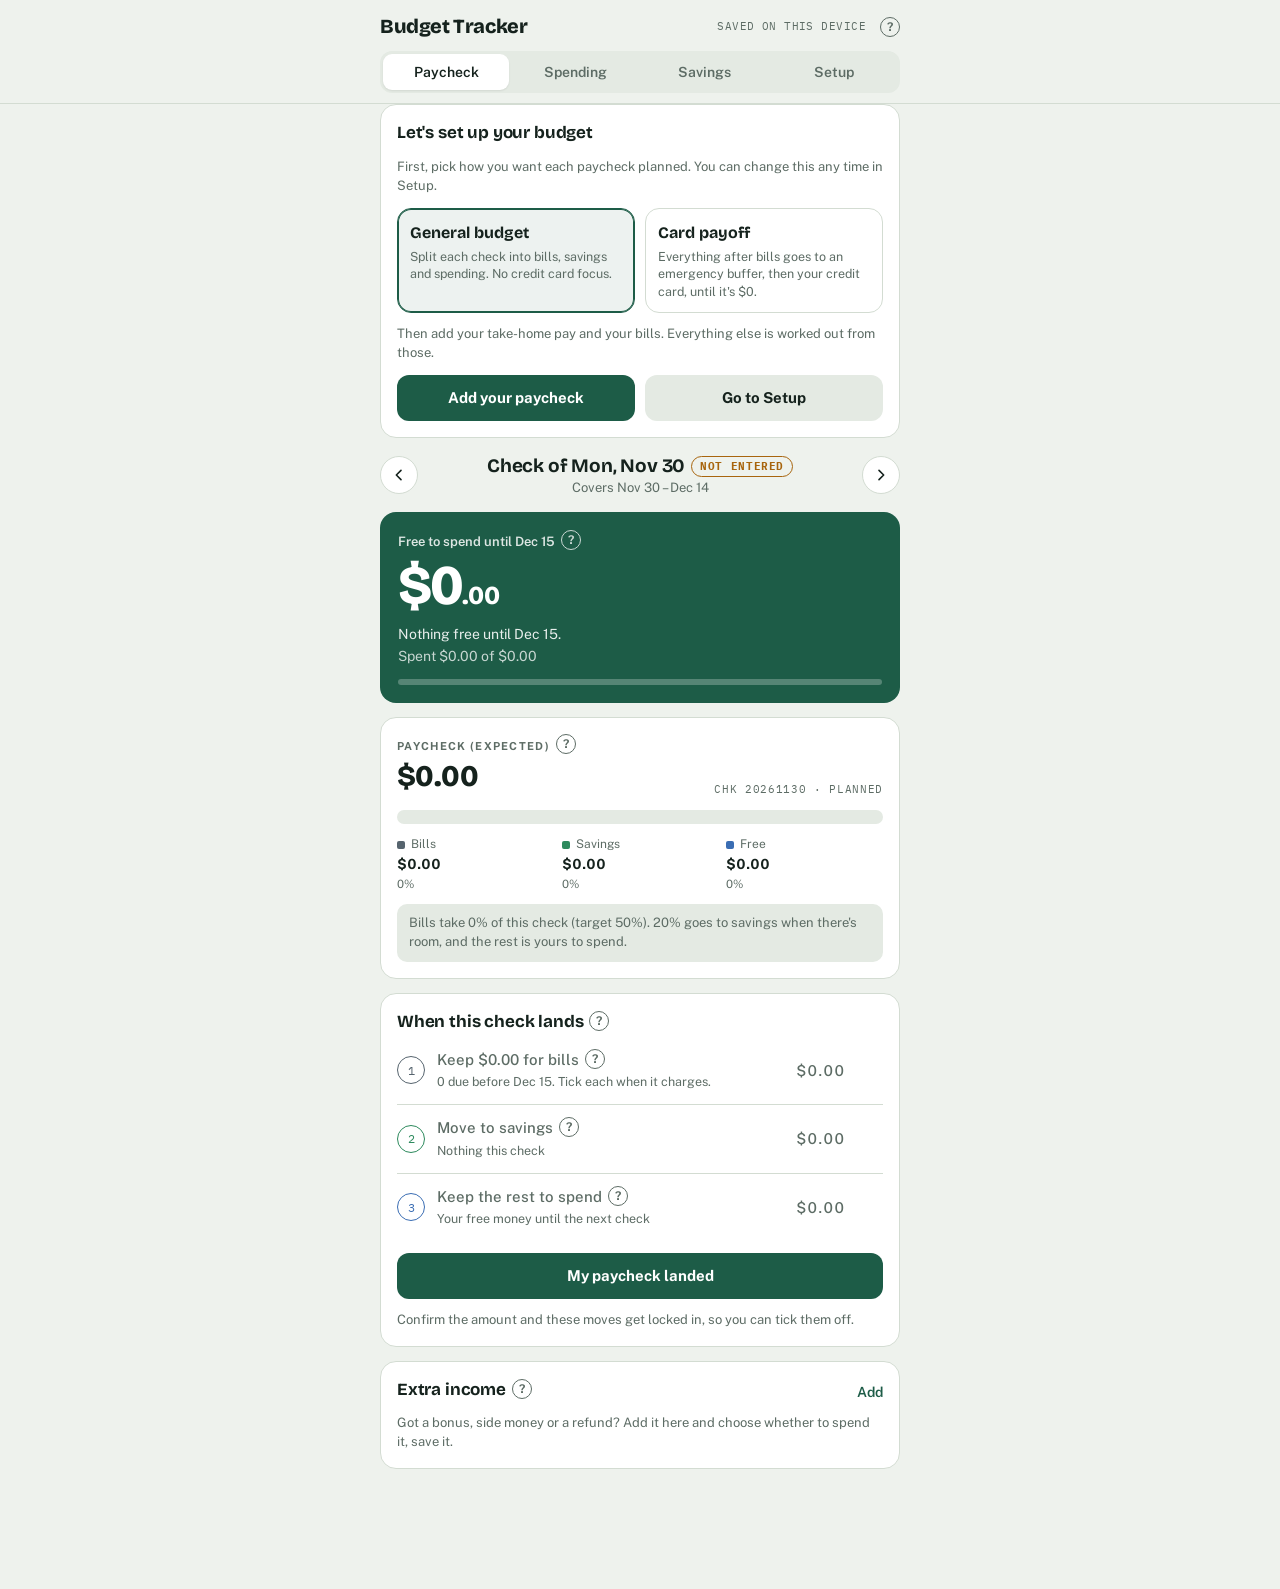
<file: budget-tracker/index.html>
<!doctype html><html lang="en"><head><meta charset="utf-8"><meta name="viewport" content="width=device-width,initial-scale=1,viewport-fit=cover"><style>:root{color-scheme:light;box-sizing:border-box;padding-top:env(safe-area-inset-top,0px);padding-bottom:env(safe-area-inset-bottom,0px)}body{margin:0;font:14px -apple-system,BlinkMacSystemFont,sans-serif}img{max-width:100%}[hidden]{display:none!important}</style></head><body>
<title>Andres Budget Tracker</title>
<link rel="preconnect" href="https://fonts.googleapis.com">
<link rel="preconnect" href="https://fonts.gstatic.com" crossorigin>
<link rel="stylesheet" href="https://fonts.googleapis.com/css2?family=Bricolage+Grotesque:opsz,wght@12..96,600;12..96,700;12..96,800&family=Public+Sans:wght@400;500;600;700&family=IBM+Plex+Mono:wght@500&display=swap">
<style>
/* Layout: one phone-width column; each paycheck is a cheque stub split into five envelopes (bills, buffer, card, savings, free), with a checklist of what to move when it lands. */
:root{
  --bg:#eef2ed; --surface:#ffffff; --sunk:#e4eae3; --ink:#15221d; --muted:#5d6c65; --line:#d3dcd2;
  --accent:#1d5c47; --accent-ink:#ffffff;
  --c-bills:#56646e; --c-buffer:#b8841a; --c-card:#c2463a; --c-save:#2d8a5d; --c-free:#3a6db3;
  --warn:#a8650e; --bad:#b83a2e; --good:#25784f;
  /* spending categories: fixed slots, validated for colorblind separation on each surface */
  --k1:#2a78d6; --k2:#eb6834; --k3:#1baf7a; --k4:#eda100; --k5:#e87ba4; --k6:#008300; --k7:#6250d6; --k8:#e34948; --k0:#97a09b;
  --display:"Bricolage Grotesque", "Avenir Next", ui-sans-serif, system-ui, sans-serif;
  --body:"Public Sans", ui-sans-serif, system-ui, -apple-system, "Segoe UI", sans-serif;
  --mono:"IBM Plex Mono", ui-monospace, "SF Mono", Menlo, monospace;
  --r:16px;
}
@media (prefers-color-scheme: dark){:root:not([data-theme="light"]){
  --bg:#0e1412; --surface:#161e1b; --sunk:#1d2723; --ink:#e5ebe6; --muted:#93a29b; --line:#27322d;
  --accent:#72c9a3; --accent-ink:#0b1310;
  --c-bills:#a2b2bd; --c-buffer:#e2b14e; --c-card:#ee7a6a; --c-save:#66c592; --c-free:#7ea8e6;
  --warn:#e4a64a; --bad:#ef7b6b; --good:#66c592; color-scheme:dark;
  --k1:#3987e5; --k2:#d95926; --k3:#199e70; --k4:#c98500; --k5:#d55181; --k6:#008300; --k7:#9085e9; --k8:#e66767; --k0:#5f6b66;
}}
:root[data-theme="dark"]{
  --bg:#0e1412; --surface:#161e1b; --sunk:#1d2723; --ink:#e5ebe6; --muted:#93a29b; --line:#27322d;
  --accent:#72c9a3; --accent-ink:#0b1310;
  --c-bills:#a2b2bd; --c-buffer:#e2b14e; --c-card:#ee7a6a; --c-save:#66c592; --c-free:#7ea8e6;
  --warn:#e4a64a; --bad:#ef7b6b; --good:#66c592; color-scheme:dark;
  --k1:#3987e5; --k2:#d95926; --k3:#199e70; --k4:#c98500; --k5:#d55181; --k6:#008300; --k7:#9085e9; --k8:#e66767; --k0:#5f6b66;
}
/* Color themes: each swaps the accent (hero, buttons, active states) with its own light and dark value. */
:root[data-accent="ocean"]{--accent:#1f4f8a}
:root[data-accent="plum"]{--accent:#5a3577}
:root[data-accent="ember"]{--accent:#9a3d12}
:root[data-accent="graphite"]{--accent:#2b3036}
:root[data-accent="rose"]{--accent:#8f2f52}
@media (prefers-color-scheme: dark){
  :root:not([data-theme="light"])[data-accent="ocean"]{--accent:#84aee8}
  :root:not([data-theme="light"])[data-accent="plum"]{--accent:#c7a3e3}
  :root:not([data-theme="light"])[data-accent="ember"]{--accent:#f19366}
  :root:not([data-theme="light"])[data-accent="graphite"]{--accent:#c9d1d8}
  :root:not([data-theme="light"])[data-accent="rose"]{--accent:#f08fb3}
}
:root[data-theme="dark"][data-accent="ocean"]{--accent:#84aee8}
:root[data-theme="dark"][data-accent="plum"]{--accent:#c7a3e3}
:root[data-theme="dark"][data-accent="ember"]{--accent:#f19366}
:root[data-theme="dark"][data-accent="graphite"]{--accent:#c9d1d8}
:root[data-theme="dark"][data-accent="rose"]{--accent:#f08fb3}
.swatches{display:grid;grid-template-columns:repeat(3,1fr);gap:8px}
.swatch{display:flex;align-items:center;gap:8px;padding:10px;border:1px solid var(--line);border-radius:12px;background:var(--surface);font-weight:600;font-size:14px;min-width:0}
.swatch i{width:22px;height:22px;border-radius:50%;flex:none;background:linear-gradient(135deg,var(--swl) 50%,var(--swd) 50%)}
.swatch[aria-pressed="true"]{border-color:var(--ink);box-shadow:inset 0 0 0 1px var(--ink)}
@media (max-width:380px){.swatches{grid-template-columns:repeat(2,1fr)}}
*{box-sizing:border-box}
html,body{background:var(--bg)}
body{color:var(--ink);font-family:var(--body);font-size:15px;line-height:1.45;-webkit-font-smoothing:antialiased;padding-inline:16px}
.num{font-variant-numeric:tabular-nums}
button{font:inherit;color:inherit;cursor:pointer;border:0;background:none;padding:0}
button:focus-visible,input:focus-visible,select:focus-visible,a:focus-visible{outline:2px solid var(--accent);outline-offset:2px}
#app{max-width:520px;margin:0 auto;padding-block:0 120px;display:flex;flex-direction:column;gap:14px}

header.top{position:sticky;top:env(safe-area-inset-top,0px);z-index:8;background:var(--bg);padding-block:12px 10px;margin-inline:-16px;padding-inline:16px;border-bottom:1px solid var(--line)}
header.top .in{max-width:520px;margin:0 auto;display:flex;flex-direction:column;gap:10px}
.brand{display:flex;justify-content:space-between;align-items:center;gap:10px}
.brand h1{font-family:var(--display);font-size:20px;font-weight:800;letter-spacing:-.02em;margin:0}
.save{font-family:var(--mono);font-size:11px;color:var(--muted);letter-spacing:.04em;text-transform:uppercase}
.tabs{display:grid;grid-template-columns:repeat(4,1fr);background:var(--sunk);border-radius:12px;padding:3px;gap:3px}
.tabs button{border-radius:9px;padding:8px 4px;font-weight:600;font-size:14px;color:var(--muted)}
.tabs button[aria-current="page"]{background:var(--surface);color:var(--ink);box-shadow:0 1px 2px rgba(0,0,0,.08)}

.pnav{display:flex;align-items:center;gap:10px}
.pnav .mid{flex:1;min-width:0;text-align:center}
.pnav h2{font-family:var(--display);font-size:19px;font-weight:700;margin:0;letter-spacing:-.01em;text-wrap:balance}
.pnav small{display:block;color:var(--muted);font-size:13px}
.arrow{width:38px;height:38px;border-radius:50%;border:1px solid var(--line);background:var(--surface);display:grid;place-items:center;flex:none}
.arrow svg{width:16px;height:16px}
.pill{display:inline-block;font-family:var(--mono);font-size:10.5px;letter-spacing:.06em;text-transform:uppercase;padding:2px 8px;border-radius:99px;background:var(--sunk);color:var(--muted);vertical-align:middle;margin-left:6px}
.pill.on{background:var(--accent);color:var(--accent-ink)}
.pill.warn{background:transparent;border:1px solid var(--warn);color:var(--warn)}

.hero{background:var(--accent);color:var(--accent-ink);border-radius:var(--r);padding:18px}
.hero .lab{font-size:13px;font-weight:600;opacity:.85}
.big{font-family:var(--display);font-size:56px;font-weight:800;letter-spacing:-.04em;line-height:1;margin:6px 0 10px}
.big .c{font-size:26px;letter-spacing:-.01em}
.hero .sub{font-size:14px;opacity:.9}
.hero .track{height:6px;border-radius:9px;background:color-mix(in srgb,var(--accent-ink) 25%,transparent);margin-top:12px;overflow:hidden}
.hero .track i{display:block;height:100%;background:var(--accent-ink);border-radius:9px}
.hero.neg .big{text-decoration:none}

.card{background:var(--surface);border:1px solid var(--line);border-radius:var(--r);padding:16px;display:flex;flex-direction:column;gap:12px}
.card h3{font-family:var(--display);font-size:17px;font-weight:700;margin:0;letter-spacing:-.01em}
.card .hint{font-size:13px;color:var(--muted);margin:0}
.eyebrow{font-size:11px;font-weight:700;letter-spacing:.12em;text-transform:uppercase;color:var(--muted);margin:0}

/* the cheque stub */
.stub{border-top:2px dashed var(--line);padding-top:14px;margin-top:-2px}
.stubhead{display:flex;justify-content:space-between;align-items:flex-end;gap:10px;flex-wrap:wrap}
.stubhead .amt{font-family:var(--display);font-size:30px;font-weight:800;letter-spacing:-.02em}
.micr{font-family:var(--mono);font-size:11px;color:var(--muted);letter-spacing:.06em}
.strip{display:flex;height:14px;border-radius:7px;overflow:hidden;background:var(--sunk);gap:2px}
.strip i{display:block;height:100%;min-width:0}
.legend{display:grid;grid-template-columns:repeat(auto-fit,minmax(88px,1fr));gap:8px}
.legend div{display:flex;flex-direction:column;gap:1px;min-width:0}
.legend span{font-size:12px;color:var(--muted);display:flex;align-items:center;gap:6px}
.legend span::before{content:"";width:8px;height:8px;border-radius:2px;background:var(--dot)}
.legend b{font-weight:700;font-size:14px}
.legend em{font-style:normal;font-size:11.5px;color:var(--muted)}
.note{font-size:13px;color:var(--muted);margin:0;padding:10px 12px;border-radius:10px;background:var(--sunk)}
.note.warn{color:var(--ink);background:color-mix(in srgb,var(--warn) 14%,var(--surface))}
.note.bad{color:var(--ink);background:color-mix(in srgb,var(--bad) 14%,var(--surface))}

/* checklist */
.steps{display:flex;flex-direction:column}
.step{display:grid;grid-template-columns:28px 1fr auto;gap:12px;align-items:center;padding:12px 0;border-top:1px solid var(--line)}
.step:first-child{border-top:0;padding-top:2px}
.step .n{width:28px;height:28px;border-radius:50%;display:grid;place-items:center;font-family:var(--mono);font-size:12px;border:1.5px solid var(--dot,var(--muted));color:var(--dot,var(--muted))}
.step .t{min-width:0}
.step .t b{display:block;font-weight:600}
.step .t small{color:var(--muted);font-size:12.5px}
.step .v{font-weight:700;text-align:right}
.step.zero .t b,.step.zero .v{color:var(--muted);font-weight:500}
.tick{width:28px;height:28px;border-radius:8px;border:1.5px solid var(--line);display:grid;place-items:center;background:var(--surface)}
.tick svg{width:16px;height:16px;opacity:0}
.tick[aria-pressed="true"]{background:var(--good);border-color:var(--good);color:#fff}
.tick[aria-pressed="true"] svg{opacity:1}
.tick:disabled{opacity:.4;cursor:default}
.step.done .t b{text-decoration:line-through;text-decoration-color:var(--muted)}
.bills{margin:4px 0 0 40px;display:flex;flex-direction:column;border-left:2px solid var(--line);padding-left:12px}
.bill{display:grid;grid-template-columns:auto 1fr auto;gap:10px;align-items:center;padding:6px 0;font-size:14px}
.bill .tick{width:22px;height:22px;border-radius:6px}
.bill .tick svg{width:13px;height:13px}
.bill .nm{min-width:0}
.bill .nm small{color:var(--muted);font-family:var(--mono);font-size:11px;margin-left:6px}
.bill button.amt{font-weight:600;border-bottom:1px dashed var(--muted)}
.bill.paid .nm{color:var(--muted);text-decoration:line-through}

.btn{background:var(--accent);color:var(--accent-ink);font-weight:700;border-radius:12px;padding:12px 16px;text-align:center}
.btn.ghost{background:var(--sunk);color:var(--ink)}
.btn.danger{background:transparent;color:var(--bad);border:1px solid var(--bad)}
.btn.sm{padding:8px 12px;font-size:14px;border-radius:10px}
.row2{display:flex;gap:10px;flex-wrap:wrap}
.row2 .btn{flex:1}
.linkbtn{color:var(--accent);font-weight:600;font-size:14px}

.kv{display:flex;flex-direction:column}
.kv div{display:flex;justify-content:space-between;gap:12px;padding:9px 0;border-top:1px solid var(--line);font-size:14.5px}
.kv div:first-child{border-top:0;padding-top:0}
.kv span{color:var(--muted)}
.kv b{font-weight:600;text-align:right}

.meter{height:10px;border-radius:9px;background:var(--sunk);overflow:hidden}
.meter i{display:block;height:100%;border-radius:9px}

.tx{display:grid;grid-template-columns:1fr auto;gap:10px;padding:10px 0;border-top:1px solid var(--line);width:100%;text-align:left;align-items:center}
.tx:first-of-type{border-top:0}
.tx b{font-weight:600;display:block;white-space:nowrap;overflow:hidden;text-overflow:ellipsis}
.tx small{color:var(--muted);font-size:12.5px}
.tag{font-family:var(--mono);font-size:10.5px;letter-spacing:.05em;text-transform:uppercase;padding:1px 6px;border-radius:5px;border:1px solid currentColor;margin-left:6px}
.tag.card{color:var(--c-card)} .tag.debit{color:var(--muted)}
.wk{display:flex;justify-content:space-between;font-size:11px;font-weight:700;letter-spacing:.1em;text-transform:uppercase;color:var(--muted);padding-top:6px}
.empty{color:var(--muted);font-size:14px;text-align:center;padding:14px 0}

/* help: a "?" next to a heading opens a plain-language explanation right under it */
.info{width:20px;height:20px;border-radius:50%;border:1.5px solid currentColor;font:700 12px/1 var(--body);display:inline-grid;place-items:center;color:var(--muted);vertical-align:2px;margin-left:6px;flex:none;letter-spacing:0;text-transform:none}
.info:hover{color:var(--ink)}
.info[aria-expanded="true"]{background:var(--ink);color:var(--surface);border-color:var(--ink)}
.hero .info{color:var(--accent-ink);opacity:.9}
.hero .info[aria-expanded="true"]{background:var(--accent-ink);color:var(--accent);opacity:1}
.helpbox{margin:0;font-size:13.5px;line-height:1.5;padding:10px 12px;border-radius:10px;background:var(--sunk);color:var(--ink);border-left:3px solid var(--accent);font-weight:400;text-transform:none;letter-spacing:0}
.helpbox b{font-weight:700}
.hero .helpbox{background:color-mix(in srgb,var(--accent-ink) 14%,transparent);color:var(--accent-ink);border-left-color:var(--accent-ink);margin-top:12px}
.step .helpbox{grid-column:1/-1}
.intro ol{margin:0;padding-left:20px;display:flex;flex-direction:column;gap:6px;font-size:14px}
.intro ol li::marker{font-family:var(--mono);color:var(--muted)}
.guide h4{font-family:var(--display);font-size:16px;margin:14px 0 4px}
.guide p{margin:0 0 6px;font-size:14px;line-height:1.55}
/* mode picker, segmented control, category breakdown, history bars */
.modes{display:grid;grid-template-columns:1fr 1fr;gap:10px}
.modeopt{text-align:left;border:1.5px solid var(--line);border-radius:14px;padding:12px;background:var(--surface);display:flex;flex-direction:column;gap:4px;min-width:0}
.modeopt b{font-family:var(--display);font-size:16px;font-weight:700}
.modeopt small{color:var(--muted);font-size:12.5px;line-height:1.4}
.modeopt[aria-pressed="true"]{border-color:var(--accent);box-shadow:inset 0 0 0 1px var(--accent);background:color-mix(in srgb,var(--accent) 8%,var(--surface))}
@media (max-width:380px){.modes{grid-template-columns:1fr}}
.seg{display:flex;background:var(--sunk);border-radius:10px;padding:3px;gap:3px}
.seg button{flex:1;border-radius:8px;padding:7px;font-weight:600;font-size:13.5px;color:var(--muted)}
.seg button[aria-pressed="true"]{background:var(--surface);color:var(--ink);box-shadow:0 1px 2px rgba(0,0,0,.08)}
.brk{display:flex;flex-direction:column;gap:14px}
.catr{display:flex;flex-direction:column;gap:5px;min-width:0}
.catr .top{display:flex;justify-content:space-between;gap:10px;align-items:baseline;font-size:14.5px}
.catr .top b{font-weight:600;min-width:0;overflow:hidden;text-overflow:ellipsis;white-space:nowrap}
.catr .top .num{font-weight:700;white-space:nowrap}
.catr small{font-size:12.5px;color:var(--muted);display:flex;justify-content:space-between;align-items:center;gap:8px;flex-wrap:wrap}
.up{color:var(--bad);font-weight:600}.down{color:var(--good);font-weight:600}
.st-over{color:var(--bad);font-weight:700}.st-close{color:var(--warn);font-weight:700}
.hist{display:grid;grid-template-columns:auto 1fr auto;gap:7px 10px;align-items:center;font-size:13px}
.hist .bar{height:8px;border-radius:5px;background:var(--sunk);overflow:hidden}
.hist .bar i{display:block;height:100%;background:var(--c-free);border-radius:5px}
.hist .cur{font-weight:700;color:var(--ink)}
.hist span{color:var(--muted)}
.tag.cat{color:var(--muted);border:0;padding:0;margin-left:8px;display:inline-flex;align-items:center;gap:5px;font-size:11px}
.dot{width:9px;height:9px;border-radius:3px;display:inline-block;flex:none;background:var(--c)}
.catr .top b{display:flex;align-items:center;gap:8px}
.catstrip{display:flex;height:16px;border-radius:8px;overflow:hidden;gap:2px;background:var(--sunk)}
.catstrip i{display:block;height:100%;min-width:3px;background:var(--c)}
.chips button .dot{margin-right:7px;vertical-align:0}
.chips button[aria-pressed="true"] .dot{box-shadow:0 0 0 2px var(--accent-ink)}
.colorpick{display:grid;grid-template-columns:repeat(9,1fr);gap:6px}
.colorpick button{aspect-ratio:1;max-width:100%;border-radius:10px;background:var(--c);border:2px solid var(--surface);box-shadow:0 0 0 1px var(--line)}
.colorpick button[aria-pressed="true"]{box-shadow:0 0 0 2px var(--ink)}
.filebtn{display:flex;flex-direction:column;gap:6px}
.tablewrap{overflow-x:auto;margin-inline:-4px}
table{width:100%;border-collapse:collapse;font-size:13.5px;min-width:340px}
th{font-size:11px;letter-spacing:.08em;text-transform:uppercase;color:var(--muted);font-weight:700;text-align:right;padding:6px 4px;border-bottom:1px solid var(--line)}
th:first-child,td:first-child{text-align:left}
td{padding:8px 4px;border-bottom:1px solid var(--line);text-align:right}
tr.hit td{color:var(--good);font-weight:700}

.fab{position:fixed;right:max(16px,calc(50% - 244px));bottom:calc(20px + env(safe-area-inset-bottom,0px));background:var(--accent);color:var(--accent-ink);font-weight:700;border-radius:99px;padding:14px 20px;box-shadow:0 8px 24px rgba(0,0,0,.2);z-index:9;display:flex;gap:8px;align-items:center}
.fab svg{width:18px;height:18px}

.scrim{position:fixed;inset:0;background:rgba(5,12,9,.5);z-index:30;display:flex;align-items:flex-end;justify-content:center}
.sheet{background:var(--bg);width:100%;max-width:540px;max-height:92%;overflow:auto;border-radius:22px 22px 0 0;padding:12px 16px calc(22px + env(safe-area-inset-bottom,0px))}
@media (min-width:640px){.scrim{align-items:center}.sheet{border-radius:22px}}
.sheet h3{font-family:var(--display);font-size:21px;font-weight:800;margin:8px 0 4px;letter-spacing:-.01em}
.sheet p.hint{color:var(--muted);font-size:14px;margin:0 0 14px}
.sheet form{display:flex;flex-direction:column;gap:14px}
.field{display:flex;flex-direction:column;gap:6px;min-width:0}
.field label,.flabel{font-size:12px;font-weight:700;letter-spacing:.06em;text-transform:uppercase;color:var(--muted)}
.field .hint{font-size:12.5px;color:var(--muted);margin:0}
input,select{font:inherit;color:var(--ink);background:var(--surface);border:1px solid var(--line);border-radius:10px;padding:11px 12px;width:100%;min-width:0}
input[type=range]{padding:0;border:0;background:none;accent-color:var(--accent)}
.money{position:relative}
.money::before{content:"$";position:absolute;left:12px;top:50%;transform:translateY(-50%);color:var(--muted);font-weight:600}
.money input{padding-left:24px}
.money.big input{font-family:var(--display);font-size:34px;font-weight:800;padding:12px 12px 12px 32px}
.money.big::before{font-size:24px;left:14px}
.grid2{display:grid;grid-template-columns:1fr 1fr;gap:10px}
.chips{display:flex;gap:8px;flex-wrap:wrap}
.chips button{padding:9px 14px;border-radius:99px;border:1px solid var(--line);background:var(--surface);font-weight:600;font-size:14px}
.chips button[aria-pressed="true"]{background:var(--accent);border-color:var(--accent);color:var(--accent-ink)}
.toast{position:fixed;left:50%;transform:translateX(-50%);top:calc(14px + env(safe-area-inset-top,0px));background:var(--ink);color:var(--bg);padding:10px 16px;border-radius:99px;font-size:14px;font-weight:600;z-index:50;max-width:calc(100% - 32px)}
.loading{padding:60px 0;text-align:center;color:var(--muted)}
@media (max-width:380px){.big{font-size:46px}.grid2{grid-template-columns:1fr}}
@media (prefers-reduced-motion: no-preference){.sheet{animation:up .2s ease-out}@keyframes up{from{transform:translateY(24px);opacity:.7}to{transform:none;opacity:1}}}
</style>

<header class="top"><div class="in">
  <div class="brand"><h1>Budget Tracker</h1><div style="display:flex;gap:8px;align-items:center"><span class="save" id="savestate">Loading</span><button class="info" data-act="guide" aria-label="How this app works" title="How this app works">?</button></div></div>
  <nav class="tabs" id="tabs" aria-label="Sections"></nav>
</div></header>
<main id="app"><p class="loading">Loading your paychecks, bills and card balance…</p></main>
<button class="fab" id="fab" hidden data-act="addtx"><svg viewBox="0 0 24 24" fill="none" stroke="currentColor" stroke-width="2.6" stroke-linecap="round"><path d="M12 5v14M5 12h14"/></svg>Add spending</button>
<div id="sheetroot"></div>
<div id="toastroot"></div>

<script>
(function(){
"use strict";
const $=s=>document.querySelector(s);
const esc=s=>String(s??"").replace(/[&<>"']/g,c=>({"&":"&amp;","<":"&lt;",">":"&gt;",'"':"&quot;","'":"&#39;"}[c]));
const r2=n=>Math.round((+n||0)*100)/100;
const sum=a=>r2(a.reduce((t,x)=>t+(+x||0),0));
const clone=o=>JSON.parse(JSON.stringify(o));
const uid=()=>Math.random().toString(36).slice(2,9);
function fmt(n,cents){const neg=n<0;const a=Math.abs(r2(n));const c=cents??(a%1!==0);return(neg?"−$":"$")+a.toLocaleString("en-US",{minimumFractionDigits:c?2:0,maximumFractionDigits:c?2:0});}
function bigMoney(n){const neg=n<0,a=Math.abs(r2(n));const d=Math.floor(a).toLocaleString("en-US");const c=String(Math.round((a%1)*100)).padStart(2,"0");return `${neg?"−":""}$${d}<span class="c">.${c}</span>`;}
const pad=n=>String(n).padStart(2,"0");
const iso=d=>`${d.getFullYear()}-${pad(d.getMonth()+1)}-${pad(d.getDate())}`;
const fromIso=s=>{const[y,m,d]=s.split("-").map(Number);return new Date(y,m-1,d);};
const ld=(y,m)=>new Date(y,m+1,0).getDate();
const DOW=["Sun","Mon","Tue","Wed","Thu","Fri","Sat"],MON=["Jan","Feb","Mar","Apr","May","Jun","Jul","Aug","Sep","Oct","Nov","Dec"];
const md=d=>`${MON[d.getMonth()]} ${d.getDate()}`;
const dmd=d=>`${DOW[d.getDay()]}, ${md(d)}`;
const ord=n=>n+(["th","st","nd","rd"][(n%100-20)%10]||["th","st","nd","rd"][n%100]||"th");
const dayLabel=d=>d==="each"?"Every check":d>=31?"Last day":ord(d);
const ICON={
  l:'<svg viewBox="0 0 24 24" fill="none" stroke="currentColor" stroke-width="2.4" stroke-linecap="round" stroke-linejoin="round"><path d="M15 5l-7 7 7 7"/></svg>',
  r:'<svg viewBox="0 0 24 24" fill="none" stroke="currentColor" stroke-width="2.4" stroke-linecap="round" stroke-linejoin="round"><path d="M9 5l7 7-7 7"/></svg>',
  ok:'<svg viewBox="0 0 24 24" fill="none" stroke="currentColor" stroke-width="3" stroke-linecap="round" stroke-linejoin="round"><path d="M5 12.5l4.5 4.5L19 7"/></svg>'
};

// ---------- help text ----------
const HELP={
  free:"Money from this paycheck that isn't spoken for. It's what's left after bills, your buffer, the card and savings, minus anything you've logged in Spending. The per-day number spreads it evenly over the days until your next payday.",
  planned:"What this future check should leave you to spend, based on your bills and where your buffer and card balance will be by then. It updates as things change.",
  cover:"When you buy something with the credit card using your free money, the cash for it is still sitting in checking. Sending that amount to the card right away keeps the balance from creeping back up.",
  split:()=>"Where every dollar of this paycheck goes. <b>Bills</b> are the ones that charge before your next payday. "+(isPayoff()?(S.useBuffer!==false?"<b>Buffer</b> is emergency cash. ":"")+"<b>Card</b> is your credit card payment. ":"")+"<b>Savings</b> is long-term money. <b>Free</b> is yours to spend. The % under each is its share of this check.",
  steps:"Your to-do list for this paycheck. When the money hits your account, tap <b>My paycheck landed</b> to confirm the amount. Then make each move in your bank app and tick it here. Ticking updates your buffer, card and savings balances in this app; it doesn't move real money.",
  bills:"Every bill that charges between this payday and the next. Leave this much in checking. Tick each one when it actually charges. Tap an amount to change it for this month only, for example when electric comes in higher.",
  buffer:"A cushion of cash, kept separate, for surprises like a car repair, so they never go on the credit card. Until it reaches your target, money left after bills fills it first. Don't want a buffer? Turn it off in Setup, under Split.",
  card:"How much to pay toward the credit card from this check. Once the buffer is full, everything left after bills goes here until the balance is $0.",
  savings:()=>isPayoff()?"Long-term savings. Your savings % kicks in once the card is paid off"+(S.useBuffer!==false?" and the buffer is full.":"."):`Your ${S.split.savings}% for long-term savings. Move it to your savings account when the check lands.`,
  freestep:"What's left for everything that isn't a bill: eating out, gas, fun. Log purchases in the Spending tab to see it count down.",
  spendsum:()=>"<b>Free money</b> is what this check left you to spend, plus any extra income you chose to spend. "+(isPayoff()?"<b>Debit spent</b> and <b>Card spent</b> are what you've logged, split by how you paid. ":"<b>Spent</b> is what you've logged. ")+"<b>Left</b> is what you can still spend before the next payday.",
  spendlist:()=>"Every purchase you've logged for this pay period, grouped by week, with its category. Tap one to edit or delete it."+(isPayoff()?" Card purchases are also added to your card balance.":""),
  cardbal:"What you owe on the credit card. Payments you tick on the Paycheck tab lower it, and card purchases you log raise it. If it doesn't match your card app (interest, refunds, a missed purchase), tap <b>Update card balance</b> and type the real number.",
  bufferbox:"Your emergency cushion. The goal is to never put a surprise expense on the card. If you use some of it, update the balance and the app will refill it from your next checks.",
  savingsbox:"Long-term savings you've moved over from paychecks. Update it any time to match your bank.",
  payoff:"A forecast, one row per paycheck, assuming your bills stay the same and you cover any new card purchases. <b>Buffer</b> and <b>Card pmt</b> are what that check sends to each. <b>Card after</b> is the balance after that payment. The highlighted row is when the card hits $0. A ✓ means you've already entered that check.",
  activity:"A history of everything that changed your balances: card payments, card purchases, buffer and savings moves, and manual updates.",
  paycheck:"Your usual take-home pay per check and the days you're paid. If a check is different, you can change that one when it lands.",
  splitset:()=>"How each paycheck divides between bills, spending and savings. <b>Bills</b> is a target that flags checks where bills run high; your real bills are always paid in full. <b>Savings</b> comes out of each check when there's room. <b>Spending</b> is whatever is left. Tap Edit for quick presets like 50/30/20 or to fine-tune with sliders."+(isPayoff()?" While you're paying off the card, this split waits and takes over once the card is done.":""),
  payoffset:"Settings that only apply in Card payoff mode. <b>Emergency buffer</b> is a cash cushion filled before extra card payments; turn it off to send that money straight to the card. <b>Order</b> picks which fills first. <b>Keep free per check</b> is spending money you hold back from each check while paying off.",
  mode:"Pick how the app plans each paycheck. <b>General budget</b> splits it into bills, savings and spending and leaves the credit card out of it. <b>Card payoff</b> sends everything after bills to an optional emergency buffer, then the card, until it's paid off, then switches to your normal split. Switch any time; nothing is lost.",
  modegen:"You're in General budget mode. Each check pays its bills, puts your savings % aside, and the rest is free to spend. The credit card isn't part of the plan. Switch to Card payoff in Setup if you want to focus on paying down a card.",
  modepay:"You're in Card payoff mode. Everything left after bills goes to your buffer and card until both are done. The bars show how far along you are, and the dates are when each should be done if your bills stay the same.",
  breakdown:"Where your non-bill spending went, by category, biggest first. The striped bar at the top shows each category's share, in its color. Switch between this pay period and the whole month. If a category has a limit, you'll see ● when you're close and ⚠ when you're over. The arrows show the change from the previous period or month. Change a category's color in Setup.",
  history:"Your total non-bill spending for each of the last six pay periods or months, so you can spot trends. The current one is in bold.",
  income:()=>"Money outside your regular paychecks, like a bonus, side job or refund. Choose what it's for: <b>Spend it</b> adds it to this period's free money, <b>Save it</b> adds it to your savings balance"+(isPayoff()?", and <b>Pay the card</b> lowers your card balance.":"."),
  goals:"Things you're saving for, like a vacation or an emergency fund. Goals are slices of your savings. Add money from savings you already have, or new money, which also raises your savings balance.",
  catsset:"The categories you pick from when you log spending. Tap one to rename it, change its color, or set a limit per pay period. Deleting a category keeps its purchases; they show as Uncategorized.",
  data:()=>"<b>Export spending</b> downloads your purchases and extra income as a CSV that opens in Excel or Google Sheets. <b>Back up</b> saves everything to a file you can restore later. "+(mode==="db"?"This copy saves to your Claude account.":"This copy saves on this device only, so back up now and then, especially before switching phones."),
  billsset:"Your recurring bills and the day each one charges. Each bill is paid from the paycheck that lands before its charge date. Twice-a-month costs, like groceries, work best as two bills.",
  balances:()=>isPayoff()?"The current amounts in your credit card, buffer and savings. Set these to match your bank and card apps whenever they drift.":"Your current savings balance. Set it to match your bank whenever it drifts."
};
const openHelp=new Set();
const info=k=>`<button class="info" data-act="help" data-k="${k}" aria-expanded="${openHelp.has(k)}" aria-label="What does this mean?" title="What does this mean?">?</button>`;
const helpBox=k=>{if(!openHelp.has(k))return "";const v=HELP[k];return `<p class="helpbox">${typeof v==="function"?v():v}</p>`;};
const INTRO="andres-budget-intro-done";
let introDone=false;try{introDone=localStorage.getItem(INTRO)==="1";}catch(e){}

// ---------- state ----------
const DEFAULT_CATS=()=>[["dining","Dining out"],["groc","Groceries (extra)"],["gas","Gas & transport"],["shop","Shopping"],["fun","Entertainment"],["subs","Subscriptions"],["care","Personal care"],["home","Household"],["gifts","Gifts"],["other","Other"]].map(([id,name])=>({id,name,limit:0}));
const CAT_SLOT={dining:1,subs:2,groc:3,gas:4,fun:5,home:6,shop:7,care:8,gifts:0,other:0};
function nextSlot(cats){const used=new Set(cats.map(c=>c.color).filter(v=>Number.isInteger(v)&&v>0));for(let k=1;k<=8;k++)if(!used.has(k))return k;return 0;}
const catColor=id=>{const c=S.cats.find(c=>c.id===id);return `var(--k${c&&Number.isInteger(c.color)?c.color:0})`;};
const dot=id=>`<i class="dot" style="--c:${catColor(id)}" aria-hidden="true"></i>`;
const PRESETS=[[50,20,"50/30/20"],[60,20,"60/20/20"],[70,10,"70/20/10"]];
const BASE_SETTINGS={budgetMode:"general",payAmount:0,payDays:[15,31],split:{bills:50,savings:20},bufferTarget:1000,useBuffer:true,order:"buffer",keepFree:0,bills:[],cats:null,goals:[]};
// ---------- look (color theme + light/dark) ----------
const ACCENTS=[["bank","Bank green","#1d5c47","#72c9a3"],["ocean","Ocean","#1f4f8a","#84aee8"],["plum","Plum","#5a3577","#c7a3e3"],["ember","Ember","#9a3d12","#f19366"],["graphite","Graphite","#2b3036","#c9d1d8"],["rose","Rose","#8f2f52","#f08fb3"]];
const LOOK="andres-budget-look";const hostTheme=document.documentElement.getAttribute("data-theme");
let look={accent:"bank",mode:"system"};
try{look={...look,...JSON.parse(localStorage.getItem(LOOK)||"{}")};}catch(e){}
function applyLook(){const r=document.documentElement;
  if(look.accent&&look.accent!=="bank")r.setAttribute("data-accent",look.accent);else r.removeAttribute("data-accent");
  if(look.mode==="light"||look.mode==="dark")r.setAttribute("data-theme",look.mode);else if(hostTheme)r.setAttribute("data-theme",hostTheme);else r.removeAttribute("data-theme");}
applyLook();
function setLook(patch){look={...look,...patch};applyLook();try{localStorage.setItem(LOOK,JSON.stringify(look));}catch(e){}S.look={...look};saveSettings();render();}
const isPayoff=()=>S.budgetMode==="payoff";
const bufT=()=>(!isPayoff()||S.useBuffer===false)?0:(+S.bufferTarget||0);
const payoffOn=bal=>isPayoff()&&(r2(bufT()-bal.buffer)>0.004||bal.card>0.004);
let S=normSettings(null), B=normBal(null), P={};
let mode="loading", DB=null, loaded={s:false,b:false,p:false}, pending=0, readOnly=false;
let DATES=[], CUR=0;
const TABS=[["plan","Paycheck"],["spend","Spending"],["card","Card"],["setup","Setup"]];
const tabLabel=k=>k==="card"?(isPayoff()?"Card":"Savings"):TABS.find(t=>t[0]===k)[1];
let ui={tab:(TABS.some(t=>t[0]===location.hash.slice(1))?location.hash.slice(1):"plan"),idx:null,sview:"period"};

function normSettings(o){const raw=o||{};const s={...clone(BASE_SETTINGS),...clone(raw)};
  // Older saves had a payoff on/off flag instead of a mode.
  if(raw.budgetMode!=="general"&&raw.budgetMode!=="payoff")s.budgetMode=(raw.payAmount&&raw.payoffMode!==false)?"payoff":"general";
  delete s.payoffMode;
  s.cats=(Array.isArray(raw.cats)&&raw.cats.length?raw.cats:DEFAULT_CATS()).map(c=>({id:String(c.id||uid()),name:String(c.name||"Category"),limit:Math.max(0,+c.limit||0),color:c.color}));
  // Give each category a color slot: presets have fixed ones; others take the next free slot, then neutral.
  s.cats.forEach(c=>{if(Number.isInteger(c.color)&&c.color>=0&&c.color<=8)return;c.color=CAT_SLOT[c.id]!=null?CAT_SLOT[c.id]:nextSlot(s.cats);});
  s.goals=(Array.isArray(raw.goals)?raw.goals:[]).map(g=>({id:String(g.id||uid()),name:String(g.name||"Goal"),target:Math.max(0,+g.target||0)}));
  s.split={...BASE_SETTINGS.split,...(s.split||{})};s.bills=(s.bills||[]).map(b=>({id:b.id||uid(),name:b.name||"Bill",amount:+b.amount||0,day:b.day==="each"?"each":Math.min(31,Math.max(1,+b.day||1)),variable:!!b.variable}));s.payDays=(s.payDays&&s.payDays.length?s.payDays:[15,31]).map(Number).sort((a,b)=>a-b);return s;}
function normBal(o){const b={buffer:0,card:0,savings:0,log:[],...clone(o||{})};b.buffer=r2(b.buffer);b.card=r2(b.card);b.savings=r2(b.savings);b.log=Array.isArray(b.log)?b.log:[];b.goals=b.goals&&typeof b.goals==="object"&&!Array.isArray(b.goals)?b.goals:{};b.cardStart=r2(b.cardStart!=null?b.cardStart:b.card);return b;}

function buildDates(){
  const t=new Date();const out=[];
  for(let k=-8;k<=26;k++){const base=new Date(t.getFullYear(),t.getMonth()+k,1);const y=base.getFullYear(),m=base.getMonth();
    [...new Set(S.payDays.map(d=>Math.min(d,ld(y,m))))].sort((a,b)=>a-b).forEach(d=>out.push(new Date(y,m,d)));}
  DATES=out;const ti=iso(t);CUR=0;DATES.forEach((d,i)=>{if(iso(d)<=ti)CUR=i;});
  if(ui.idx==null||ui.idx<0||ui.idx>=DATES.length-1)ui.idx=CUR;
}
const pid=i=>"p"+iso(DATES[i]);
const per=i=>P[pid(i)]||{};
function idxForDate(d){let k=0;DATES.forEach((x,i)=>{if(x<=d)k=i;});return k;}

function billsFor(i){
  const a=DATES[i],b=DATES[i+1];const res=[];
  S.bills.forEach(bl=>{
    if(bl.day==="each"){res.push({...bl,due:a});return;}
    for(const dd of [a,b]){const y=dd.getFullYear(),m=dd.getMonth();const due=new Date(y,m,Math.min(bl.day,ld(y,m)));
      if(due>=a&&due<b&&!res.some(r=>r.id===bl.id))res.push({...bl,due});}
  });
  return res.sort((x,y)=>x.due-y.due);
}
function billLines(i){const p=per(i);return billsFor(i).map(bl=>{const o=(p.bills||{})[bl.id]||{};return{...bl,amt:o.amt!=null?r2(o.amt):bl.amount,paid:!!o.paid};});}

function plan(i,bal){
  const p=per(i);const pay=r2(p.amount!=null?p.amount:S.payAmount);const lines=billLines(i);const billsTotal=sum(lines.map(l=>l.amt));const left=r2(pay-billsTotal);
  let b,c,s,save;
  if(p.locked){b=r2(p.locked.buffer);c=r2(p.locked.card);s=r2(p.locked.savings);save=r2(b+c+s);}
  else{const need=Math.max(0,r2(bufT()-bal.buffer));const owe=isPayoff()?Math.max(0,r2(bal.card)):0;const keep=Math.max(0,+S.keepFree||0);
    // Payoff mode: everything after bills (minus the free-money allowance) fills the buffer, then the card. Normal mode: the savings % does.
    const pool=payoffOn(bal)?Math.floor(Math.max(0,left-keep)):Math.floor(Math.min(pay*S.split.savings/100,Math.max(0,left)));
    if(S.order==="card"){c=Math.min(pool,owe);b=Math.min(r2(pool-c),need);}else{b=Math.min(pool,need);c=Math.min(r2(pool-b),owe);}
    b=r2(b);c=r2(c);
    if(payoffOn(bal)){const done=r2(need+owe-b-c)<=0.004;s=done?Math.floor(Math.min(pay*S.split.savings/100,Math.max(0,left-b-c-keep))):0;}
    else s=r2(pool-b-c);
    save=r2(b+c+s);}
  return{pay,lines,billsTotal,left,save,buffer:b,card:c,savings:s,fun:r2(left-save),locked:!!p.locked};
}
function spentOf(i){const tx=per(i).tx||[];const card=sum(tx.filter(t=>t.method==="card").map(t=>t.amount));const debit=sum(tx.filter(t=>t.method!=="card").map(t=>t.amount));return{card,debit,total:r2(card+debit),covered:r2(per(i).coverPaid||0)};}

const USE={spend:"Added to free money",save:"Moved to savings",card:"Paid toward the card"};
function extraOf(i){const inc=per(i).income||[];const by=u=>sum(inc.filter(x=>x.use===u).map(x=>x.amount));return{list:inc,spend:by("spend"),save:by("save"),card:by("card"),total:sum(inc.map(x=>x.amount))};}
function allTx(){const out=[];for(const p of Object.values(P))for(const t of (p.tx||[]))out.push(t);return out;}
const catName=id=>{const c=S.cats.find(c=>c.id===id);return c?c.name:"Uncategorized";};
const catKey=t=>S.cats.some(c=>c.id===t.cat)?t.cat:"_none";

// Walk forward from the current check, applying planned moves to simulated balances.
function projection(n){
  const sim={buffer:B.buffer,card:B.card,savings:B.savings};const rows=[];const before={};
  for(let i=CUR;i<Math.min(CUR+n,DATES.length-1);i++){
    before[i]={...sim};const p=per(i);const pl=plan(i,sim);const mv=p.moves||{};
    const db=p.locked&&mv.buffer?0:pl.buffer, dc=p.locked&&mv.card?0:pl.card, ds=p.locked&&mv.savings?0:pl.savings;
    sim.buffer=r2(sim.buffer+db);sim.card=r2(Math.max(0,sim.card-dc));sim.savings=r2(sim.savings+ds);
    rows.push({i,pl,after:{...sim}});
  }
  return{rows,before};
}
function planShown(i){if(per(i).locked||i<=CUR)return plan(i,B);const pr=projection(i-CUR+1);return plan(i,pr.before[i]||B);}

// ---------- persistence ----------
const LS="andres-budget-v1";
let chains={};
function setSave(){const el=$("#savestate");if(!el)return;el.textContent=mode==="loading"?"Loading":mode==="local"?"Saved on this device":readOnly?"View only":pending?"Saving…":"Saved";}
function write(path,data){
  if(mode==="local"){try{localStorage.setItem(LS,JSON.stringify({settings:S,balances:B,periods:P}));}catch(e){}setSave();return;}
  if(mode!=="db"||readOnly)return;
  pending++;setSave();
  const prev=chains[path]||Promise.resolve();
  chains[path]=prev.then(()=>DB.doc(path).set(clone(data))).catch(e=>{
    if(e&&e.code==="invalid_argument"){readOnly=true;toast("You can view this budget but not change it.");}
    else toast("Couldn't save that change. Check your connection and try again.");
  }).finally(()=>{pending--;setSave();});
}
const saveSettings=()=>write("budget/settings",S);
const saveBal=()=>write("budget/balances",B);
const savePer=i=>{const id=pid(i);P[id]={date:iso(DATES[i]),...(P[id]||{})};write("periods/"+id,P[id]);};
function logBal(kind,amt,note){B.log.unshift({t:Date.now(),kind,amt:r2(amt),note:note||"",card:B.card,buffer:B.buffer});B.log=B.log.slice(0,80);}

function startLocal(){
  if(mode!=="loading")return;mode="local";
  try{const v=JSON.parse(localStorage.getItem(LS)||"null");if(v){S=normSettings(v.settings);B=normBal(v.balances);P=v.periods||{};}}catch(e){}
  buildDates();render();
}
async function boot(){
  const fallback=setTimeout(startLocal,11000);
  if(!window.claude||typeof window.claude.use!=="function"){clearTimeout(fallback);startLocal();return;}
  let db=null;try{[db]=await Promise.all([window.claude.use("db"),window.claude.use("user")]);}catch(e){}
  clearTimeout(fallback);
  if(!db){startLocal();return;}
  if(mode!=="loading")return;
  DB=db;mode="db";
  const go=()=>{if(loaded.s&&loaded.b&&loaded.p){buildDates();render();}};
  const err=()=>{toast("Lost the connection to your saved budget. Reload to reconnect.");};
  db.doc("budget/settings").onSnapshot(s=>{S=normSettings(s.exists?s.data():null);if(S.look){look={...look,...S.look};applyLook();try{localStorage.setItem(LOOK,JSON.stringify(look));}catch(e){}}loaded.s=true;go();},err);
  db.doc("budget/balances").onSnapshot(s=>{B=normBal(s.exists?s.data():null);loaded.b=true;go();},err);
  db.collection("periods").onSnapshot(q=>{const o={};q.docs.forEach(d=>{o[d.id]=clone(d.data());});P=o;loaded.p=true;go();},err);
}

// ---------- render ----------
function render(){
  $("#tabs").innerHTML=TABS.map(([k])=>`<button data-tab="${k}" ${ui.tab===k?'aria-current="page"':""}>${tabLabel(k)}</button>`).join("");
  setSave();
  if(mode==="loading")return;
  const views={plan:vPlan,spend:vSpend,card:vCard,setup:vSetup};
  const y=window.scrollY;
  $("#app").innerHTML=(setupNeeded()&&ui.tab!=="setup"?setupBanner():"")+views[ui.tab]();
  window.scrollTo(0,y);
  $("#fab").hidden=!(ui.tab==="plan"||ui.tab==="spend")||setupNeeded();
}
const setupNeeded=()=>!S.payAmount;
function modePicker(){return `<div class="modes" role="group" aria-label="Budget mode">
 <button class="modeopt" data-act="setmode" data-v="general" aria-pressed="${!isPayoff()}"><b>General budget</b><small>Split each check into bills, savings and spending. No credit card focus.</small></button>
 <button class="modeopt" data-act="setmode" data-v="payoff" aria-pressed="${isPayoff()}"><b>Card payoff</b><small>Everything after bills goes to an emergency buffer, then your credit card, until it's $0.</small></button></div>`;}
function setupBanner(){return `<section class="card"><h3>Let's set up your budget</h3><p class="hint">First, pick how you want each paycheck planned. You can change this any time in Setup.</p>${modePicker()}<p class="hint">Then add your take-home pay and your bills. Everything else is worked out from those.</p><div class="row2"><button class="btn" data-act="editpay">Add your paycheck</button><button class="btn ghost" data-tab="setup">Go to Setup</button></div></section>`;}

function pnav(){
  const i=ui.idx,a=DATES[i],b=new Date(DATES[i+1]-864e5);const p=per(i);
  const st=i===CUR?(p.locked?'<span class="pill on">Current</span>':'<span class="pill warn">Not entered</span>'):i===CUR+1?'<span class="pill">Next up</span>':i>CUR?'<span class="pill">Upcoming</span>':(p.locked?'<span class="pill">Past</span>':'<span class="pill">Past</span>');
  return `<div class="pnav"><button class="arrow" data-act="prev" aria-label="Previous paycheck" ${i<=0?"disabled":""}>${ICON.l}</button>
  <div class="mid"><h2>Check of ${dmd(a)}${st}</h2><small>Covers ${md(a)} – ${md(b)}</small></div>
  <button class="arrow" data-act="next" aria-label="Next paycheck" ${i>=DATES.length-2?"disabled":""}>${ICON.r}</button></div>`;
}
function daysLeft(i){const end=DATES[i+1];const t=new Date();t.setHours(0,0,0,0);return Math.max(1,Math.round((end-t)/864e5));}

function modeSummary(){
  if(!isPayoff()){const sp=Math.max(0,100-S.split.bills-S.split.savings);
    return `<section class="card"><div class="stubhead"><p class="eyebrow">General budget${info("modegen")}</p><button class="linkbtn" data-tab="setup">Change</button></div>${helpBox("modegen")}
    <div class="legend">${[["Bills",S.split.bills,"--c-bills"],["Spending",sp,"--c-free"],["Savings",S.split.savings,"--c-save"]].map(([n,v,c])=>`<div style="--dot:var(${c})"><span>${n}</span><b class="num">${v}%</b></div>`).join("")}</div></section>`;}
  const pr=projection(30);const when=test=>{const r=pr.rows.find(r=>test(r.after));return r?md(DATES[r.i]):null;};
  const bt=bufT();const dCard=B.card>0.004?when(a=>a.card<=0.004):null;const dBuf=bt>0&&B.buffer<bt-0.004?when(a=>a.buffer>=bt-0.004):null;
  const start=Math.max(B.cardStart||0,B.card);const cPct=start>0?Math.max(0,Math.min(100,(start-B.card)/start*100)):100;
  const allDone=B.card<=0.004&&(bt<=0||B.buffer>=bt-0.004);
  const head=allDone?"You did it. The card is paid off"+(bt>0?" and your buffer is full":"")+", so paychecks now follow your normal split."
    :B.card<=0.004?`Card's paid off. Finishing your buffer${dBuf?` by ${dBuf}`:""}.`
    :`${fmt(B.card,true)} left on the card${dCard?`, paid off by ${dCard}`:""}.`;
  const row=(label,val,pct,color,sub)=>`<div class="catr"><div class="top"><b>${label}</b><span class="num">${val}</span></div><div class="meter"><i style="width:${pct}%;background:var(${color})"></i></div><small><span>${sub}</span></small></div>`;
  return `<section class="card"><div class="stubhead"><p class="eyebrow">Card payoff mode${info("modepay")}</p><button class="linkbtn" data-tab="setup">Change</button></div>${helpBox("modepay")}
   <h3>${head}</h3><div class="brk">
   ${bt>0?row("Emergency buffer",`${fmt(B.buffer)} of ${fmt(bt)}`,Math.min(100,B.buffer/bt*100),"--c-buffer",B.buffer>=bt-0.004?"Full":dBuf?`Full with your ${dBuf} check`:"Not full within a year at this pace"):""}
   ${row("Credit card",B.card<=0.004?"Paid off":`${fmt(B.card,true)} left`,cPct,"--c-card",B.card<=0.004?"Keep it at $0 by covering card purchases each period":`${Math.round(cPct)}% paid off${dCard?` · done with your ${dCard} check`:" · not done within a year at this pace"}`)}
   </div></section>`;
}

function vPlan(){
  const i=ui.idx;const pl=planShown(i);const p=per(i);const sp=spentOf(i);const ex=extraOf(i);const mv=p.moves||{};
  const pay=isPayoff();const bufOn=pay&&S.useBuffer!==false;
  let h=pnav();
  if(!introDone&&!setupNeeded())h=`<section class="card intro"><h3>How this works</h3><ol>
   <li>Each paycheck pays the bills that charge before your next payday.</li>
   <li>${pay?`What's left ${bufOn?"fills your buffer (emergency cash), then pays":"pays"} down the credit card. Once that's done, it goes to savings.`:`Then ${S.split.savings}% goes to savings, and the rest is yours to spend.`}</li>
   <li>When a check lands, tap <b>My paycheck landed</b>, make the moves in your bank app, and tick them off here.</li>
   <li>Log purchases with <b>Add spending</b> and pick a category to see where your money goes.</li></ol>
   <p class="hint">Tap any <b>?</b> for what a section means.</p><div class="row2"><button class="btn sm" data-act="introok">Got it</button><button class="btn ghost sm" data-act="guide">Full guide</button></div></section>`+h;
  const fun=r2(pl.fun+ex.spend);
  // hero
  if(i<=CUR){
    const free=r2(fun-sp.total);const pct=fun>0?Math.min(100,sp.total/fun*100):(sp.total>0?100:0);
    const sub=i===CUR?(free>0?`${fmt(r2(free/daysLeft(i)),true)} a day for the next ${daysLeft(i)} day${daysLeft(i)>1?"s":""}`:free<0?`Over by ${fmt(-free,true)}. It'll come out of your next check.`:`Nothing free until ${md(DATES[i+1])}.`):`Spent ${fmt(sp.total,true)} of ${fmt(fun,true)}`;
    h+=`<section class="hero"><div class="lab">${i===CUR?`Free to spend until ${md(DATES[i+1])}`:"Left unspent this period"}${info("free")}</div><div class="big num">${bigMoney(free)}</div><div class="sub">${sub}</div>${i===CUR?`<div class="sub" style="opacity:.75;margin-top:2px">Spent ${fmt(sp.total,true)} of ${fmt(fun,true)}${ex.spend?` (includes ${fmt(ex.spend,true)} extra income)`:""}</div>`:""}<div class="track"><i style="width:${pct}%"></i></div>${helpBox("free")}</section>`;
  }else{
    h+=`<section class="hero"><div class="lab">Planned free money from this check${info("planned")}</div><div class="big num">${bigMoney(fun)}</div><div class="sub">Lands ${dmd(DATES[i])}.${pay?" Numbers assume no new card spending before then.":""}</div>${helpBox("planned")}</section>`;
  }
  if(!setupNeeded())h+=modeSummary();
  // card cover prompt (payoff mode only)
  const owed=r2(sp.card-sp.covered);
  if(pay&&i<=CUR&&owed>0.004)h+=`<section class="card"><h3>Cover this period's card purchases${info("cover")}</h3>${helpBox("cover")}<p class="hint">You put ${fmt(sp.card,true)} on the card from your free money${sp.covered?`, and already sent ${fmt(sp.covered,true)}`:""}. The cash is still in checking, so send it to the card to keep the balance from growing.</p><button class="btn" data-act="cover" data-amt="${owed}">Pay ${fmt(owed,true)} to the card</button></section>`;
  // stub
  const segs=[["Bills",pl.billsTotal,"--c-bills"],["Buffer",pl.buffer,"--c-buffer"],["Card",pl.card,"--c-card"],["Savings",pl.savings,"--c-save"],["Free",Math.max(0,pl.fun),"--c-free"]].filter(s=>(s[0]!=="Buffer"||bufOn)&&(s[0]!=="Card"||pay));
  const tot=Math.max(pl.pay,pl.billsTotal,1);const billPct=pl.pay?Math.round(pl.billsTotal/pl.pay*100):0;
  let target;
  if(pl.left<0)target=`<p class="note bad">Bills due before your next check are ${fmt(-pl.left,true)} more than this paycheck. ${bufOn?"Cover the gap from your buffer, then refill it next check.":"Set aside money from your other check to cover the gap."}</p>`;
  else if(billPct>S.split.bills)target=`<p class="note warn">Bills take ${billPct}% of this check, over your ${S.split.bills}% target. That's normal for the check that pays rent; your other check does the saving.</p>`;
  else target=pay?`<p class="note">Bills take ${billPct}% of this check (target ${S.split.bills}%).</p>`:`<p class="note">Bills take ${billPct}% of this check (target ${S.split.bills}%). ${S.split.savings}% goes to savings when there's room, and the rest is yours to spend.</p>`;
  if(pay&&!pl.locked&&pl.left>0&&payoffOn(i<=CUR?B:(projection(i-CUR+1).before[i]||B)))target+=`<p class="note">Payoff mode: everything left after bills${S.keepFree?` except ${fmt(S.keepFree)} to spend`:""} goes to ${bufOn?"your buffer, then the card":"the card"}. Your ${S.split.savings}% savings split starts once ${bufOn?"both are":"it's"} done.</p>`;
  h+=`<section class="card"><div class="stubhead"><div><p class="eyebrow">Paycheck${pl.locked?"":" (expected)"}${info("split")}</p><div class="amt num">${fmt(pl.pay,true)}</div></div><span class="micr">CHK ${iso(DATES[i]).replaceAll("-","")} · ${pl.locked?"LANDED":"PLANNED"}</span></div>
  <div class="strip" role="img" aria-label="How this paycheck splits">${segs.filter(s=>s[1]>0).map(s=>`<i style="width:${s[1]/tot*100}%;background:var(${s[2]})"></i>`).join("")}</div>
  ${helpBox("split")}<div class="legend">${segs.map(s=>`<div style="--dot:var(${s[2]})"><span>${s[0]}</span><b class="num">${fmt(s[1],true)}</b><em>${pl.pay?Math.round(s[1]/pl.pay*100):0}%</em></div>`).join("")}</div>${target}</section>`;
  // checklist
  const lk=pl.locked;
  const step=(n,key,label,amt,sub,color,hk)=>{const zero=amt<=0.004;const on=!!mv[key];
    return `<div class="step${zero?" zero":""}${on?" done":""}" style="--dot:var(${color})"><span class="n">${n}</span><div class="t"><b>${label}${hk?info(hk):""}</b><small>${sub}</small></div>
    <div class="row2" style="align-items:center;gap:10px;flex-wrap:nowrap"><span class="v num">${fmt(amt,true)}</span>${key&&!zero?`<button class="tick" data-act="move" data-k="${key}" aria-pressed="${on}" aria-label="Mark done" ${lk?"":"disabled"}>${ICON.ok}</button>`:'<span style="width:28px"></span>'}</div>${hk?helpBox(hk):""}</div>`;};
  const billRows=pl.lines.length?`<div class="bills">${pl.lines.map(l=>`<div class="bill${l.paid?" paid":""}"><button class="tick" data-act="billpaid" data-id="${l.id}" aria-pressed="${l.paid}" aria-label="Mark ${esc(l.name)} paid">${ICON.ok}</button><span class="nm">${esc(l.name)}<small>${l.day==="each"?"this check":DOW[l.due.getDay()]+" "+md(l.due)}</small></span><button class="amt num" data-act="billamt" data-id="${l.id}" aria-label="Change ${esc(l.name)} amount">${fmt(l.amt,true)}</button></div>`).join("")}</div>`:"";
  const before=i<=CUR?B:(projection(i-CUR+1).before[i]||B);
  const afterCard=Math.max(0,r2(before.card-(mv.card?0:pl.card)));
  const bufNow=before.buffer;
  let sn=1;
  h+=`<section class="card"><div class="stubhead"><h3>${lk?"Do these in order":"When this check lands"}${info("steps")}</h3>${lk?`<button class="linkbtn" data-act="adjust">Adjust</button>`:""}</div>${helpBox("steps")}
  <div class="steps">
   <div>${step(sn++,null,`Keep ${fmt(pl.billsTotal,true)} for bills`,pl.billsTotal,`${pl.lines.length} due before ${md(DATES[i+1])}. Tick each when it charges.`,"--c-bills","bills")}${billRows}</div>
   ${bufOn?step(sn++,"buffer","Move to your buffer",pl.buffer,pl.buffer>0?`Buffer ${fmt(bufNow)} of ${fmt(bufT())}`:bufNow>=bufT()?"Buffer is full":"Nothing this check","--c-buffer","buffer"):""}
   ${pay?step(sn++,"card","Pay the credit card",pl.card,pl.card>0?`Balance after: ${fmt(afterCard,true)}`:before.card<=0.004?"Card is paid off":"Nothing this check","--c-card","card"):""}
   ${step(sn++,"savings","Move to savings",pl.savings,pl.savings>0?(pay?"Long-term savings":`${S.split.savings}% of this check`):pay&&before.card>0.004?"Starts once the card is paid off":"Nothing this check","--c-save","savings")}
   ${step(sn++,null,"Keep the rest to spend",Math.max(0,pl.fun),"Your free money until the next check","--c-free","freestep")}
  </div>
  ${lk?"":`<button class="btn" data-act="landed" ${i>CUR+1?"disabled style=\"opacity:.5\"":""}>My paycheck landed</button>${i>CUR+1?`<p class="hint">You can enter this check once it's the next one up.</p>`:`<p class="hint">Confirm the amount and these moves get locked in, so you can tick them off.</p>`}`}
  </section>`;
  // extra income
  if(i<=CUR+1)h+=`<section class="card"><div class="stubhead"><h3>Extra income${info("income")}</h3><button class="linkbtn" data-act="addinc">Add</button></div>${helpBox("income")}
   ${ex.list.length?`<div class="kv">${ex.list.map(x=>`<div><button style="text-align:left;flex:1" data-act="editinc" data-id="${x.id}"><b>${esc(x.note||"Extra income")}</b><br><small style="color:var(--muted)">${md(fromIso(x.date))} · ${USE[x.use]||""}</small></button><b class="num">+${fmt(x.amount,true)}</b></div>`).join("")}</div>`
   :`<p class="hint">Got a bonus, side money or a refund? Add it here and choose whether to spend it, save it${pay?" or put it on the card":""}.</p>`}</section>`;
  return h;
}

function checksInMonth(ym){return DATES.filter(d=>iso(d).startsWith(ym)).length||S.payDays.length;}
function breakdown(i){
  const monthly=ui.sview==="month";const all=allTx();
  let cur,prev,label,prevLabel,mult=1,hist=[];
  if(monthly){
    const d=DATES[i];const ym=iso(d).slice(0,7);const pd=new Date(d.getFullYear(),d.getMonth()-1,1);const pym=iso(pd).slice(0,7);
    cur=all.filter(t=>t.date.startsWith(ym));prev=all.filter(t=>t.date.startsWith(pym));
    label=`in ${MON[d.getMonth()]}`;prevLabel=MON[pd.getMonth()];mult=checksInMonth(ym);
    for(let k=5;k>=0;k--){const hd=new Date(d.getFullYear(),d.getMonth()-k,1);const hym=iso(hd).slice(0,7);hist.push({label:`${MON[hd.getMonth()]}${hd.getMonth()===0||k===5?" "+String(hd.getFullYear()).slice(2):""}`,total:sum(all.filter(t=>t.date.startsWith(hym)).map(t=>t.amount)),cur:k===0});}
  }else{
    cur=per(i).tx||[];prev=i>0?(per(i-1).tx||[]):[];label="this pay period";prevLabel="last period";
    for(let k=Math.max(0,i-5);k<=i;k++)hist.push({label:md(DATES[k]),total:sum((per(k).tx||[]).map(t=>t.amount)),cur:k===i});
  }
  const byCat=list=>{const o={};list.forEach(x=>{const k=catKey(x);o[k]=r2((o[k]||0)+x.amount);});return o;};
  const a=byCat(cur),b=byCat(prev);const total=sum(cur.map(t=>t.amount)),ptotal=sum(prev.map(t=>t.amount));
  const keys=[...S.cats.map(c=>c.id),"_none"].filter(k=>(a[k]||0)>0||((S.cats.find(c=>c.id===k)||{}).limit>0));
  keys.sort((x,y)=>(a[y]||0)-(a[x]||0));
  const maxAmt=Math.max(1,...keys.map(k=>a[k]||0));
  const delta=(d,has)=>!has?"":Math.abs(d)<1?`Same as ${prevLabel}`:d>0?`<span class="up">▲ ${fmt(d)}</span> vs ${prevLabel}`:`<span class="down">▼ ${fmt(-d)}</span> vs ${prevLabel}`;
  const rows=keys.map(k=>{
    const c=S.cats.find(c=>c.id===k);const amt=a[k]||0;const lim=c&&c.limit?r2(c.limit*mult):0;const pct=lim?amt/lim*100:amt/maxAmt*100;
    const st=lim?(amt>lim?["st-over",`Over by ${fmt(r2(amt-lim))}`]:pct>=80?["st-close",`${fmt(r2(lim-amt))} left of ${fmt(lim)}`]:["",`${fmt(r2(lim-amt))} left of ${fmt(lim)}`]):["",""];
    const flag=st[0]==="st-over"?"⚠ ":st[0]==="st-close"?"● ":"";
    return `<div class="catr"><div class="top"><b>${dot(k)}${esc(catName(k))}</b><span class="num">${fmt(amt,true)}${total>0&&amt>0?` <span style="color:var(--muted);font-weight:500">${Math.round(amt/total*100)}%</span>`:""}</span></div><div class="meter"><i style="width:${Math.min(100,pct)}%;background:${catColor(k)}"></i></div><small><span class="${st[0]}">${flag}${st[1]}</span><span>${delta(r2(amt-(b[k]||0)),prev.length>0)}</span></small></div>`;}).join("");
  const strip=total>0?`<div class="catstrip" role="img" aria-label="Share of spending by category">${keys.filter(k=>(a[k]||0)>0).map(k=>`<i style="width:${a[k]/total*100}%;--c:${catColor(k)}" title="${esc(catName(k))}: ${fmt(a[k],true)} (${Math.round(a[k]/total*100)}%)"></i>`).join("")}</div>`:"";
  const maxH=Math.max(1,...hist.map(r=>r.total));
  return `<section class="card"><h3>Where it went${info("breakdown")}</h3>${helpBox("breakdown")}
   <div class="seg" role="group" aria-label="Show spending for"><button data-act="sview" data-v="period" aria-pressed="${!monthly}">Pay period</button><button data-act="sview" data-v="month" aria-pressed="${monthly}">Month</button></div>
   <p class="hint" style="margin:0">Spent ${label}: <b class="num" style="color:var(--ink)">${fmt(total,true)}</b>${prev.length?` · ${delta(r2(total-ptotal),true)}`:""}</p>
   ${strip}${rows?`<div class="brk">${rows}</div>`:`<p class="empty">Nothing logged ${label} yet.</p>`}
   ${monthly&&S.cats.some(c=>c.limit)?`<p class="hint">Limits are set per pay period, so the month view uses ${mult}× each limit.</p>`:""}
   <p class="eyebrow" style="margin-top:6px">Last 6 ${monthly?"months":"pay periods"}${info("history")}</p>${helpBox("history")}
   <div class="hist">${hist.map(r=>`<span class="${r.cur?"cur":""}">${r.label}</span><div class="bar"><i style="width:${r.total/maxH*100}%"></i></div><span class="num ${r.cur?"cur":""}">${fmt(r.total)}</span>`).join("")}</div>
  </section>`;
}

function vSpend(){
  const i=ui.idx;const pl=planShown(i);const sp=spentOf(i);const ex=extraOf(i);const pay=isPayoff();const free=r2(pl.fun+ex.spend);
  const tx=(per(i).tx||[]).slice().sort((a,b)=>b.date.localeCompare(a.date)||b.t-a.t);
  let h=pnav();
  h+=`<section class="card"><div class="stubhead"><h3>This pay period${info("spendsum")}</h3><button class="linkbtn" data-act="addinc">+ Extra income</button></div>${helpBox("spendsum")}<div class="legend">
   <div style="--dot:var(--c-free)"><span>Free money</span><b class="num">${fmt(free,true)}</b></div>
   ${pay?`<div style="--dot:var(--c-bills)"><span>Debit spent</span><b class="num">${fmt(sp.debit,true)}</b></div>
   <div style="--dot:var(--c-card)"><span>Card spent</span><b class="num">${fmt(sp.card,true)}</b></div>`:`<div style="--dot:var(--c-bills)"><span>Spent</span><b class="num">${fmt(sp.total,true)}</b></div>`}
   <div style="--dot:var(--accent)"><span>Left</span><b class="num">${fmt(r2(free-sp.total),true)}</b></div></div>
   <div class="meter"><i style="width:${free>0?Math.min(100,sp.total/free*100):0}%;background:${sp.total>free?"var(--bad)":"var(--c-free)"}"></i></div>
   ${pay&&r2(sp.card-sp.covered)>0.004?`<div class="row2" style="align-items:center"><p class="hint" style="flex:2">${fmt(r2(sp.card-sp.covered),true)} on the card isn't covered yet.</p><button class="btn sm" data-act="cover" data-amt="${r2(sp.card-sp.covered)}">Pay it</button></div>`:""}</section>`;
  h+=breakdown(i);
  h+=`<section class="card"><h3>Spending this period${info("spendlist")}</h3>${helpBox("spendlist")}`;
  if(!tx.length)h+=`<p class="empty">No spending logged yet. Tap Add spending each time you buy something outside your bills.</p>`;
  else{
    let wk="";tx.forEach(t=>{const d=fromIso(t.date);const ws=new Date(d);ws.setDate(d.getDate()-d.getDay());const k=iso(ws);
      if(k!==wk){wk=k;const wsum=sum(tx.filter(x=>{const xd=fromIso(x.date);const xs=new Date(xd);xs.setDate(xd.getDate()-xd.getDay());return iso(xs)===k;}).map(x=>x.amount));h+=`<div class="wk"><span>Week of ${md(ws)}</span><span class="num">${fmt(wsum,true)}</span></div>`;}
      h+=`<button class="tx" data-act="edittx" data-id="${t.id}"><span><b style="display:flex;align-items:center;gap:8px">${dot(catKey(t))}${esc(t.note||catName(t.cat))}</b><small>${dmd(d)}${t.note?`<span class="tag cat">${esc(catName(t.cat))}</span>`:""}${pay&&t.method==="card"?'<span class="tag card">Card</span>':""}</small></span><span class="num" style="font-weight:700">${fmt(t.amount,true)}</span></button>`;});
  }
  return h+`</section>`;
}

function goalsCard(){
  const assigned=sum(S.goals.map(g=>B.goals[g.id]||0));const over=assigned>B.savings+0.004;
  return `<section class="card"><div class="stubhead"><h3>Savings goals${info("goals")}</h3><button class="linkbtn" data-act="editgoal">Add goal</button></div>${helpBox("goals")}
  ${S.goals.length?`<div class="brk">${S.goals.map(g=>{const sv=B.goals[g.id]||0;const pct=g.target?Math.min(100,sv/g.target*100):0;
    return `<div class="catr"><div class="top"><button data-act="editgoal" data-id="${g.id}" style="font-weight:600;text-align:left;min-width:0">${esc(g.name)}</button><span class="num">${fmt(sv,true)} <span style="color:var(--muted);font-weight:500">of ${fmt(g.target)}</span></span></div><div class="meter"><i style="width:${pct}%;background:var(--c-save)"></i></div><small><span>${g.target&&sv>=g.target?"Goal reached":`${fmt(r2(Math.max(0,g.target-sv)))} to go`}</span><button class="linkbtn" data-act="goaladd" data-id="${g.id}">Add money</button></small></div>`;}).join("")}</div>
  <p class="${over?"note warn":"hint"}" style="margin:0">${fmt(assigned,true)} of your ${fmt(B.savings,true)} savings is set aside for goals.${over?" That's more than your savings balance shows. Update the balance or adjust a goal.":""}</p>`
  :`<p class="empty">No goals yet. Add one, like Vacation or Emergency fund, and watch it fill up.</p>`}</section>`;
}
function activityCard(){const log=B.log.slice(0,15);
  return `<section class="card"><h3>Activity${info("activity")}</h3>${helpBox("activity")}${log.length?`<div class="kv">${log.map(l=>`<div><span>${esc(l.note||l.kind)}<br><small class="micr">${new Date(l.t).toLocaleDateString("en-US",{month:"short",day:"numeric"})}</small></span><b class="num">${l.amt>0?"+":""}${fmt(l.amt,true)}</b></div>`).join("")}</div>`:`<p class="empty">Savings moves, goal money${isPayoff()?", card payments, purchases":""} and balance updates show up here.</p>`}</section>`;}

function vCard(){
  if(!isPayoff()){
    const pr=projection(S.payDays.length+1);const next=pr.rows.find(r=>r.pl.savings>0&&!per(r.i).locked);
    let h=`<section class="hero"><div class="lab">Savings${info("savingsbox")}</div><div class="big num">${bigMoney(B.savings)}</div>
     <div class="sub">${next?`Your ${md(DATES[next.i])} check adds ${fmt(next.pl.savings)}.`:`Set a savings % in Setup to grow this each payday.`}</div>${helpBox("savingsbox")}</section>
     <div class="row2"><button class="btn" data-act="setbal" data-k="savings">Update savings balance</button></div>`;
    return h+goalsCard()+activityCard();
  }
  const pr=projection(26);const payoff=B.card>0?pr.rows.find(r=>r.after.card<=0):null;
  let h=`<section class="hero" style="background:${B.card>0?"var(--c-card)":"var(--good)"}"><div class="lab">Credit card balance${info("cardbal")}</div><div class="big num">${bigMoney(B.card)}</div>
  <div class="sub">${B.card<=0?"Paid off. Keep it at $0 by covering card purchases each period.":payoff?`At this pace it hits $0 with your ${md(DATES[payoff.i])} check.`:"Not paid off within the next year at this pace."}</div>${helpBox("cardbal")}</section>
  <div class="row2"><button class="btn" data-act="setbal" data-k="card">Update card balance</button></div>`;
  const bufOn=S.useBuffer!==false;
  const bp=S.bufferTarget?Math.min(100,B.buffer/S.bufferTarget*100):100;
  if(bufOn)h+=`<section class="card"><div class="stubhead"><h3>Buffer${info("bufferbox")}</h3><button class="linkbtn" data-act="setbal" data-k="buffer">Update</button></div>${helpBox("bufferbox")}
   <div class="stubhead"><span class="amt num" style="font-size:24px">${fmt(B.buffer,true)}</span><span class="micr">TARGET ${fmt(S.bufferTarget)}</span></div>
   <div class="meter"><i style="width:${bp}%;background:var(--c-buffer)"></i></div>
   <p class="hint">${B.buffer>=S.bufferTarget?"Full. Surprise bills come out of here, not the card.":`Until this is full, ${S.order==="card"?"the card gets paid first, then the buffer fills.":"money left after bills fills this first, then goes to the card."} You can change the order in Setup.`}</p></section>`;
  h+=`<section class="card"><div class="stubhead"><h3>Savings${info("savingsbox")}</h3><button class="linkbtn" data-act="setbal" data-k="savings">Update</button></div>${helpBox("savingsbox")}<span class="amt num" style="font-family:var(--display);font-size:24px;font-weight:800">${fmt(B.savings,true)}</span></section>`;
  h+=goalsCard();
  const rows=[];for(const r of pr.rows){rows.push(r);if(r.after.card<=0&&r.after.buffer>=bufT()&&rows.length>=4)break;if(rows.length>=14)break;}
  h+=`<section class="card"><h3>Payoff schedule${info("payoff")}</h3>${helpBox("payoff")}<p class="hint">Each paycheck from now, assuming your bills stay the same and you cover any new card purchases.</p>
   <div class="tablewrap"><table class="num"><thead><tr><th>Check</th>${bufOn?"<th>Buffer</th>":""}<th>Card pmt</th><th>Card after</th><th>Savings</th></tr></thead><tbody>
   ${rows.map(r=>`<tr class="${payoff&&r.i===payoff.i?"hit":""}"><td>${md(DATES[r.i])}${per(r.i).locked?" ✓":""}</td>${bufOn?`<td>${fmt(r.pl.buffer)}</td>`:""}<td>${fmt(r.pl.card)}</td><td>${fmt(r.after.card)}</td><td>${fmt(r.pl.savings)}</td></tr>`).join("")}
   </tbody></table></div></section>`;
  return h+activityCard();
}

function vSetup(){
  const pay=isPayoff();const fn=Math.max(0,100-S.split.bills-S.split.savings);
  const pr=projection(S.payDays.length+1);const cyc=pr.rows.slice(1,1+S.payDays.length);const mPay=sum(cyc.map(r=>r.pl.pay));
  const mB=sum(cyc.map(r=>r.pl.billsTotal)),mS=sum(cyc.map(r=>r.pl.save)),mF=sum(cyc.map(r=>Math.max(0,r.pl.fun)));
  const pc=v=>mPay?Math.round(v/mPay*100)+"%":"–";
  const preset=PRESETS.find(([b,sv])=>b===S.split.bills&&sv===S.split.savings);
  let h=`<section class="card"><h3>Budget mode${info("mode")}</h3>${helpBox("mode")}${modePicker()}</section>
  <section class="card"><div class="stubhead"><h3>Paycheck${info("paycheck")}</h3><button class="linkbtn" data-act="editpay">Edit</button></div>${helpBox("paycheck")}
   <div class="kv"><div><span>Take-home per check</span><b class="num">${fmt(S.payAmount,true)}</b></div><div><span>Paydays</span><b>${S.payDays.map(dayLabel).join(" and ")}</b></div></div></section>
  <section class="card"><div class="stubhead"><h3>Split${preset?` <span class="pill">${preset[2]}</span>`:""}${info("splitset")}</h3><button class="linkbtn" data-act="editsplit">Edit</button></div>${helpBox("splitset")}
   <div class="legend">${[["Bills",S.split.bills,"--c-bills"],["Spending",fn,"--c-free"],["Savings",S.split.savings,"--c-save"]].map(([n,v,c])=>`<div style="--dot:var(${c})"><span>${n}</span><b class="num">${v}%</b></div>`).join("")}</div>
   ${mPay?`<p class="note">${pay?"Right now, with payoff mode working, a full month looks like":"Over a full month with your real bills,"} bills ${pc(mB)} of pay, ${pay?"buffer, card and savings":"savings"} ${pc(mS)}, spending ${pc(mF)}.</p>`:""}</section>`;
  if(pay)h+=`<section class="card"><div class="stubhead"><h3>Card payoff settings${info("payoffset")}</h3><button class="linkbtn" data-act="editpayoff">Edit</button></div>${helpBox("payoffset")}
   <div class="kv"><div><span>Emergency buffer</span><b class="num">${S.useBuffer!==false?fmt(S.bufferTarget)+" target":"Off"}</b></div>${S.useBuffer!==false?`<div><span>Order</span><b>${S.order==="card"?"Card, then buffer":"Buffer, then card"}</b></div>`:""}
   <div><span>Keep free per check while paying off</span><b class="num">${fmt(S.keepFree||0)}</b></div></div></section>`;
  h+=`<section class="card"><div class="stubhead"><h3>Bills${info("billsset")}</h3><button class="linkbtn" data-act="editbill">Add bill</button></div>${helpBox("billsset")}
   ${S.bills.length?`<div class="kv">${S.bills.slice().sort((a,b)=>(a.day==="each"?0:a.day)-(b.day==="each"?0:b.day)).map(b=>`<div><button style="text-align:left;flex:1" data-act="editbill" data-id="${b.id}"><b style="text-align:left">${esc(b.name)}</b>${b.variable?' <span class="tag debit">Varies</span>':""}<br><small style="color:var(--muted)">${b.day==="each"?"Comes out of every check":"Charges on the "+dayLabel(b.day)}</small></button><b class="num">${fmt(b.amount,true)}</b></div>`).join("")}
   <div><span>Monthly total</span><b class="num">${fmt(sum(S.bills.map(b=>b.day==="each"?b.amount*S.payDays.length:b.amount)),true)}</b></div></div>`:`<p class="empty">No bills yet. Add rent, utilities, loans and anything that charges on a set day.</p>`}
   <p class="hint">Each bill is paid from the paycheck that lands before its charge date. Split twice-a-month costs like groceries into two bills.</p></section>
  <section class="card"><div class="stubhead"><h3>Spending categories${info("catsset")}</h3><button class="linkbtn" data-act="editcat">Add</button></div>${helpBox("catsset")}
   <div class="kv">${S.cats.map(c=>`<div><button style="text-align:left;flex:1;display:flex;align-items:center;gap:8px" data-act="editcat" data-id="${c.id}">${dot(c.id)}<b style="text-align:left">${esc(c.name)}</b></button><span>${c.limit?`<b class="num" style="color:var(--ink)">${fmt(c.limit)}</b> limit`:"No limit"}</span></div>`).join("")}</div></section>
  <section class="card"><h3>Color theme</h3>
   <div class="swatches">${ACCENTS.map(([k,n,l,d])=>`<button class="swatch" data-act="accent" data-v="${k}" aria-pressed="${look.accent===k}" style="--swl:${l};--swd:${d}"><i></i>${n}</button>`).join("")}</div>
   <div class="chips">${[["system","Match device"],["light","Light"],["dark","Dark"]].map(([k,n])=>`<button data-act="mode" data-v="${k}" aria-pressed="${look.mode===k}">${n}</button>`).join("")}</div></section>
  <section class="card"><h3>Balances${info("balances")}</h3>${helpBox("balances")}<div class="kv">${pay?`<div><span>Credit card</span><b class="num">${fmt(B.card,true)}</b></div>`:""}${pay&&S.useBuffer!==false?`<div><span>Buffer</span><b class="num">${fmt(B.buffer,true)}</b></div>`:""}<div><span>Savings</span><b class="num">${fmt(B.savings,true)}</b></div></div>
   <div class="row2">${pay?`<button class="btn ghost sm" data-act="setbal" data-k="card">Card</button>`:""}${pay&&S.useBuffer!==false?`<button class="btn ghost sm" data-act="setbal" data-k="buffer">Buffer</button>`:""}<button class="btn ghost sm" data-act="setbal" data-k="savings">Savings</button></div></section>
  <section class="card"><h3>Your data${info("data")}</h3>${helpBox("data")}
   <div class="row2"><button class="btn ghost sm" data-act="exportcsv">Export spending</button><button class="btn ghost sm" data-act="backup">Back up</button><button class="btn ghost sm" data-act="restore">Restore</button></div></section>`;
  return h;
}

// ---------- sheets ----------
let sheet=null;
function openSheet(html,onSubmit,onClick){
  $("#sheetroot").innerHTML=`<div class="scrim" id="scrim"><div class="sheet" role="dialog" aria-modal="true">${html}</div></div>`;
  sheet={onSubmit,onClick};
  const f=$("#sheetroot form");if(f){f.addEventListener("submit",e=>{e.preventDefault();sheet.onSubmit(new FormData(f),f);});const first=f.querySelector("input:not([type=hidden]):not([type=range])");if(first)setTimeout(()=>first.focus(),40);}
}
function closeSheet(){$("#sheetroot").innerHTML="";sheet=null;}
const num=v=>r2(parseFloat(String(v).replace(/[$,]/g,""))||0);
const money=(id,label,val,extra)=>`<div class="field"><label for="${id}">${label}</label><div class="money${extra?" big":""}"><input id="${id}" name="${id}" inputmode="decimal" value="${val!=null?r2(val):""}" autocomplete="off"></div></div>`;
const actions=(save,del)=>`<div class="row2">${del?`<button type="button" class="btn danger" data-sact="del">${del}</button>`:""}<button type="button" class="btn ghost" data-sact="close">Cancel</button><button class="btn">${save}</button></div>`;

function moveFields(pl){const pay=isPayoff();const bufOn=pay&&S.useBuffer!==false;
  return `${pay?`<div class="grid2">${bufOn?money("buffer","To buffer",pl.buffer):""}${money("card","To credit card",pl.card)}</div>`:""}${money("savings","To savings",pl.savings)}`;}
const F=(f,n)=>f.querySelector(`[name="${n}"]`);
const fval=(f,k)=>F(f,k)?num(F(f,k).value):0;
function sheetLanded(){
  const i=ui.idx;
  const calc=amt=>{const id=pid(i);const orig=P[id];P[id]={...(orig||{}),amount:amt};const pl=plan(i,B);if(orig)P[id]=orig;else delete P[id];return pl;};
  const pl=planShown(i);
  openSheet(`<h3>Paycheck for ${dmd(DATES[i])}</h3><p class="hint">Enter what actually hit your account. The moves below update to match; change any of them if you want.</p>
  <form>${money("pay","Amount that landed",pl.pay,true)}${moveFields(pl)}
   <p class="note" id="leftnote"></p>${actions("Lock it in")}</form>`,fd=>{
     const amt=num(fd.get("pay"));const lockv={buffer:num(fd.get("buffer")),card:num(fd.get("card")),savings:num(fd.get("savings"))};
     P[pid(i)]={...per(i),amount:amt,locked:lockv,moves:per(i).moves||{}};savePer(i);closeSheet();render();toast("Paycheck locked in. Tick off each move as you make it.");});
  const f=$("#sheetroot form");let touched=false;
  const upd=()=>{const amt=num(F(f,"pay").value);const bt=billLines(i).reduce((t,l)=>t+l.amt,0);const fun=r2(amt-bt-fval(f,"buffer")-fval(f,"card")-fval(f,"savings"));
    $("#leftnote").textContent=`Bills ${fmt(r2(bt),true)} · free to spend ${fmt(fun,true)}`;$("#leftnote").className="note"+(fun<0?" bad":"");};
  F(f,"pay").addEventListener("input",()=>{if(!touched){const c=calc(num(F(f,"pay").value));["buffer","card","savings"].forEach(k=>{if(F(f,k))F(f,k).value=c[k];});}upd();});
  ["buffer","card","savings"].forEach(k=>{if(F(f,k))F(f,k).addEventListener("input",()=>{touched=true;upd();});});upd();
}
function sheetAdjust(){
  const i=ui.idx;const p=per(i);const pl=plan(i,B);const mv=p.moves||{};const anyDone=mv.buffer||mv.card||mv.savings;
  openSheet(`<h3>Adjust this check</h3><p class="hint">${anyDone?"Moves you've already ticked are locked. Untick one to change it.":"Change the amount or any move."}</p>
  <form>${money("pay","Paycheck amount",pl.pay)}${moveFields(pl)}
  ${actions("Save",anyDone?null:"Unlock")}</form>`,fd=>{
    const nv={buffer:num(fd.get("buffer")),card:num(fd.get("card")),savings:num(fd.get("savings"))};
    for(const k of ["buffer","card","savings"])if(mv[k])nv[k]=pl[k];
    P[pid(i)]={...per(i),amount:num(fd.get("pay")),locked:nv};savePer(i);closeSheet();render();toast("Saved");},
  act=>{if(act==="del"){const q={...per(i)};delete q.locked;delete q.moves;delete q.amount;P[pid(i)]=q;savePer(i);closeSheet();render();toast("Unlocked. It'll follow the automatic plan again.");}});
  const f=$("#sheetroot form");for(const k of ["buffer","card","savings"])if(mv[k]&&F(f,k))F(f,k).disabled=true;
}
function sheetTx(id){
  let found=null,fi=null;if(id)DATES.forEach((d,i)=>{const t=(per(i).tx||[]).find(x=>x.id===id);if(t){found=t;fi=i;}});
  const pay=isPayoff();
  const t=found||{amount:"",note:"",method:"debit",date:iso(new Date()),cat:""};let method=pay?t.method:"debit";let cat=S.cats.some(c=>c.id===t.cat)?t.cat:"";
  openSheet(`<h3>${found?"Edit spending":"Add spending"}</h3><p class="hint">Anything outside your bills.${pay?" Card purchases also get added to your card balance.":""}</p>
  <form>${money("amount","Amount",t.amount===""?null:t.amount,true)}
   <div class="field"><span class="flabel">Category</span><div class="chips" id="cats">${S.cats.map(c=>`<button type="button" data-c="${c.id}" aria-pressed="${c.id===cat}">${dot(c.id)}${esc(c.name)}</button>`).join("")}<button type="button" data-c="_new" aria-pressed="false">+ New</button></div>
    <input id="newcat" name="newcat" placeholder="New category name, like Coffee" autocomplete="off" hidden maxlength="40"></div>
   <div class="field"><label for="note">What for <span style="text-transform:none;letter-spacing:0;font-weight:500">(optional)</span></label><input id="note" name="note" value="${esc(t.note)}" placeholder="Dinner, gas, Target run" autocomplete="off"></div>
   ${pay?`<div class="field"><span class="flabel">Paid with</span><div class="chips" id="meth"><button type="button" data-m="debit" aria-pressed="${method!=="card"}">Debit or cash</button><button type="button" data-m="card" aria-pressed="${method==="card"}">Credit card</button></div></div>`:""}
   <div class="field"><label for="date">Date</label><input id="date" name="date" type="date" value="${t.date}"></div>
   <p class="err" id="err" hidden style="color:var(--bad);margin:0;font-size:13px"></p>
   ${actions(found?"Save":"Add",found?"Delete":null)}</form>`,fd=>{
    const amount=num(fd.get("amount"));const date=fd.get("date")||iso(new Date());const err=m=>{const e=$("#err");e.textContent=m;e.hidden=false;};
    if(amount<=0)return err("Enter an amount above $0.");
    if(cat==="_new"){const nm=String(fd.get("newcat")||"").trim();if(!nm)return err("Type a name for the new category.");
      const ex=S.cats.find(c=>c.name.toLowerCase()===nm.toLowerCase());if(ex)cat=ex.id;else{const nc={id:uid(),name:nm,limit:0,color:nextSlot(S.cats)};S.cats=[...S.cats,nc];cat=nc.id;saveSettings();}}
    if(!cat)cat=S.cats.some(c=>c.id==="other")?"other":(S.cats[0]||{}).id||"";
    if(found)removeTx(fi,found);
    const ti=idxForDate(fromIso(date));const nt={id:found?found.id:uid(),t:Date.now(),amount,note:String(fd.get("note")||"").trim(),method,date,cat};
    P[pid(ti)]={...per(ti),tx:[...(per(ti).tx||[]),nt]};
    if(pay&&method==="card"){B.card=r2(B.card+amount);logBal("purchase",amount,`Card: ${nt.note||catName(cat)}`);saveBal();}
    savePer(ti);closeSheet();render();toast(found?"Saved":`Added ${fmt(amount,true)} to ${catName(cat)}`);},
  act=>{if(act==="del"&&found){removeTx(fi,found);closeSheet();render();toast("Deleted");}});
  $("#cats").addEventListener("click",e=>{const b=e.target.closest("[data-c]");if(!b)return;cat=b.dataset.c;$("#cats").querySelectorAll("button").forEach(x=>x.setAttribute("aria-pressed",x===b));const nc=$("#newcat");nc.hidden=cat!=="_new";if(cat==="_new")nc.focus();});
  if(pay)$("#meth").addEventListener("click",e=>{const b=e.target.closest("[data-m]");if(!b)return;method=b.dataset.m;$("#meth").querySelectorAll("button").forEach(x=>x.setAttribute("aria-pressed",x===b));});
}
function removeTx(i,t){P[pid(i)]={...per(i),tx:(per(i).tx||[]).filter(x=>x.id!==t.id)};if(t.method==="card"&&isPayoff()){B.card=r2(Math.max(0,B.card-t.amount));logBal("purchase",-t.amount,`Removed card purchase: ${t.note||""}`);saveBal();}savePer(i);}
function sheetBal(k){
  const names={card:"credit card balance",buffer:"buffer balance",savings:"savings balance"};
  openSheet(`<h3>Update ${names[k]}</h3><p class="hint">${k==="card"?"Type the balance from your card app. New charges, interest, refunds — whatever changed, this resets it.":"Type what's in the account right now."}</p>
  <form>${money("v","Current balance",B[k],true)}${actions("Update")}</form>`,fd=>{
    const v=num(fd.get("v"));const d=r2(v-B[k]);if(k==="card"&&(v>B.cardStart||B.card<=0.004))B.cardStart=v;B[k]=v;logBal("set",d,`${k==="card"?"Card":k==="buffer"?"Buffer":"Savings"} balance set to ${fmt(v,true)}`);saveBal();closeSheet();render();toast("Balance updated");});
}
function sheetBillAmt(id){
  const i=ui.idx;const l=billLines(i).find(x=>x.id===id);if(!l)return;
  openSheet(`<h3>${esc(l.name)} this period</h3><p class="hint">Change this only for this check, for example when electric comes in higher. Your usual amount is ${fmt(l.amount,true)}.</p>
  <form>${money("v","Amount",l.amt,true)}${actions("Save","Use usual amount")}</form>`,fd=>{
    const p=per(i);P[pid(i)]={...p,bills:{...(p.bills||{}),[id]:{...((p.bills||{})[id]||{}),amt:num(fd.get("v"))}}};savePer(i);closeSheet();render();},
  act=>{if(act==="del"){const p=per(i);const bl={...(p.bills||{})};if(bl[id]){bl[id]={...bl[id]};delete bl[id].amt;}P[pid(i)]={...p,bills:bl};savePer(i);closeSheet();render();}});
}
function sheetPay(){
  const dayOpts=sel=>Array.from({length:31},(_,k)=>k+1).map(d=>`<option value="${d}" ${+sel===d?"selected":""}>${dayLabel(d)}</option>`).join("");
  openSheet(`<h3>Paycheck</h3><p class="hint">Take-home pay after taxes and any pre-tax deductions. You can still change the amount on any single check when it lands.</p>
  <form>${money("pay","Take-home per check",S.payAmount,true)}
  <div class="grid2"><div class="field"><label for="d1">First payday</label><select id="d1" name="d1">${dayOpts(S.payDays[0])}</select></div><div class="field"><label for="d2">Second payday</label><select id="d2" name="d2">${dayOpts(S.payDays[1]||31)}</select></div></div>
  ${actions("Save")}</form>`,fd=>{S.payAmount=num(fd.get("pay"));S.payDays=[...new Set([+fd.get("d1"),+fd.get("d2")])].sort((a,b)=>a-b);saveSettings();buildDates();ui.idx=CUR;closeSheet();render();toast("Saved");});
}
function sheetSplit(){
  openSheet(`<h3>Split</h3><p class="hint">Bills always get paid first. ${isPayoff()?"While you're paying off the card, savings waits; this split takes over once the card is done.":"Then your savings % comes out, and the rest is yours to spend."}</p>
  <form><div class="field"><span class="flabel">Quick presets</span><div class="chips" id="pre">${PRESETS.map(([b,sv,n])=>`<button type="button" data-b="${b}" data-s="${sv}">${n}</button>`).join("")}</div><p class="hint">Bills / spending / savings. Pick one, then fine-tune below if you want.</p></div>
  <div class="field"><label for="bills">Bills target <span id="bv">${S.split.bills}%</span></label><input type="range" id="bills" name="bills" min="30" max="80" step="5" value="${S.split.bills}"><p class="hint">A yardstick only. It flags checks where bills run over.</p></div>
  <div class="field"><label for="savings">Savings <span id="sv">${S.split.savings}%</span></label><input type="range" id="savings" name="savings" min="0" max="50" step="1" value="${S.split.savings}"></div>
  <p class="note" id="fv"></p>
  ${actions("Save")}</form>`,fd=>{S.split={bills:+fd.get("bills"),savings:+fd.get("savings")};saveSettings();closeSheet();render();toast("Split saved");});
  const f=$("#sheetroot form");
  const u=()=>{$("#bv").textContent=F(f,"bills").value+"%";$("#sv").textContent=F(f,"savings").value+"%";const fr=100-F(f,"bills").value-F(f,"savings").value;
    $("#fv").textContent=`Spending: ${Math.max(0,fr)}%`+(fr<0?". Bills and savings add up to more than 100%.":"");$("#fv").className="note"+(fr<0?" bad":"");
    $("#pre").querySelectorAll("button").forEach(x=>x.setAttribute("aria-pressed",+x.dataset.b===+F(f,"bills").value&&+x.dataset.s===+F(f,"savings").value));};
  F(f,"bills").addEventListener("input",u);F(f,"savings").addEventListener("input",u);
  $("#pre").addEventListener("click",e=>{const b=e.target.closest("[data-b]");if(!b)return;F(f,"bills").value=b.dataset.b;F(f,"savings").value=b.dataset.s;u();});u();
}
function sheetPayoff(){
  openSheet(`<h3>Card payoff settings</h3><p class="hint">Until the card is paid off, everything left after bills goes to it, after the buffer if you keep one.</p>
  <form><label style="display:flex;gap:10px;align-items:flex-start;font-size:14px"><input type="checkbox" name="usebuf" id="usebuf" style="width:auto;margin-top:3px" ${S.useBuffer!==false?"checked":""}><span><b>Keep an emergency buffer</b><br><span style="color:var(--muted)">A cash cushion for surprises, filled before extra card payments. Turn off to send that money straight to the card.</span></span></label>
  <div id="bufopts" style="display:flex;flex-direction:column;gap:14px" ${S.useBuffer!==false?"":"hidden"}>
  ${money("target","Buffer target",S.bufferTarget)}
  <div class="field"><span class="flabel">Order</span><div class="chips" id="ord"><button type="button" data-o="buffer" aria-pressed="${S.order!=="card"}">Buffer first, then card</button><button type="button" data-o="card" aria-pressed="${S.order==="card"}">Card first, then buffer</button></div></div></div>
  ${money("keep","Keep free per check while paying off",S.keepFree||0)}<p class="hint" style="margin-top:-8px">Spending money held back from each check. $0 sends everything to the buffer and card.</p>
  ${actions("Save")}</form>`,fd=>{S.bufferTarget=num(fd.get("target"))||S.bufferTarget;S.order=order;S.useBuffer=!!fd.get("usebuf");S.keepFree=num(fd.get("keep"));saveSettings();closeSheet();render();toast("Saved");});
  let order=S.order;const f=$("#sheetroot form");F(f,"usebuf").addEventListener("change",()=>{$("#bufopts").hidden=!F(f,"usebuf").checked;});
  $("#ord").addEventListener("click",e=>{const b=e.target.closest("[data-o]");if(!b)return;order=b.dataset.o;$("#ord").querySelectorAll("button").forEach(x=>x.setAttribute("aria-pressed",x===b));});
}
function sheetCat(id){
  const c=id?S.cats.find(x=>x.id===id):{name:"",limit:0,color:nextSlot(S.cats)};if(!c)return;let color=Number.isInteger(c.color)?c.color:0;
  openSheet(`<h3>${id?"Edit category":"Add category"}</h3><form>
   <div class="field"><label for="name">Name</label><input id="name" name="name" value="${esc(c.name)}" placeholder="Coffee" autocomplete="off" maxlength="40"></div>
   <div class="field"><span class="flabel">Color</span><div class="colorpick" id="cpick">${[1,2,3,4,5,6,7,8,0].map(k=>`<button type="button" data-k="${k}" style="--c:var(--k${k})" aria-pressed="${k===color}" aria-label="${["Gray","Blue","Orange","Aqua","Yellow","Pink","Green","Violet","Red"][k]}"></button>`).join("")}</div>
    <p class="hint">${(()=>{const o=S.cats.filter(x=>x.id!==id&&x.color===color&&color>0);return o.length?`Also used by ${o.map(x=>esc(x.name)).join(", ")}.`:"Each category's color shows in your spending breakdown.";})()}</p></div>
   ${money("limit","Limit per pay period (optional)",c.limit||null)}<p class="hint" style="margin-top:-8px">Leave empty for no limit. You'll see a warning near and over it.</p>
   <p class="err" id="err" hidden style="color:var(--bad);margin:0;font-size:13px"></p>
   ${actions(id?"Save":"Add",id?"Delete":null)}</form>`,fd=>{
    const name=String(fd.get("name")||"").trim();if(!name){const e=$("#err");e.textContent="Give the category a name.";e.hidden=false;return;}
    const nc={id:id||uid(),name,limit:num(fd.get("limit")),color};S.cats=id?S.cats.map(x=>x.id===id?nc:x):[...S.cats,nc];saveSettings();closeSheet();render();toast(id?"Saved":"Category added");},
  act=>{if(act==="del"){S.cats=S.cats.filter(x=>x.id!==id);saveSettings();closeSheet();render();toast("Category deleted. Its purchases show as Uncategorized.");}});
  $("#cpick").addEventListener("click",e=>{const b=e.target.closest("[data-k]");if(!b)return;color=+b.dataset.k;$("#cpick").querySelectorAll("button").forEach(x=>x.setAttribute("aria-pressed",x===b));
    const o=S.cats.filter(x=>x.id!==id&&x.color===color&&color>0);b.closest(".field").querySelector(".hint").textContent=o.length?`Also used by ${o.map(x=>x.name).join(", ")}.`:"Each category's color shows in your spending breakdown.";});
}
function sheetGoal(id){
  const g=id?S.goals.find(x=>x.id===id):{name:"",target:""};if(!g)return;
  openSheet(`<h3>${id?"Edit goal":"Add a savings goal"}</h3><form>
   <div class="field"><label for="name">What are you saving for?</label><input id="name" name="name" value="${esc(g.name)}" placeholder="Vacation" autocomplete="off" maxlength="40"></div>
   ${money("target","Goal amount",g.target===""?null:g.target)}
   <p class="err" id="err" hidden style="color:var(--bad);margin:0;font-size:13px"></p>
   ${actions(id?"Save":"Add",id?"Delete":null)}</form>`,fd=>{
    const name=String(fd.get("name")||"").trim();const target=num(fd.get("target"));const err=m=>{const e=$("#err");e.textContent=m;e.hidden=false;};
    if(!name)return err("Give the goal a name.");if(target<=0)return err("Enter a goal amount above $0.");
    const ng={id:id||uid(),name,target};S.goals=id?S.goals.map(x=>x.id===id?ng:x):[...S.goals,ng];saveSettings();closeSheet();render();toast(id?"Saved":"Goal added");},
  act=>{if(act==="del"){S.goals=S.goals.filter(x=>x.id!==id);const gs={...B.goals};delete gs[id];B.goals=gs;saveSettings();saveBal();closeSheet();render();toast("Goal deleted. Your savings balance didn't change.");}});
}
function sheetGoalAdd(id){
  const g=S.goals.find(x=>x.id===id);if(!g)return;let src="have";const cur=B.goals[id]||0;
  openSheet(`<h3>${esc(g.name)}</h3><p class="hint">${fmt(cur,true)} saved of ${fmt(g.target)}.</p><form>
   ${money("amt","Amount",null,true)}
   <div class="field"><span class="flabel">Where's it from?</span><div class="chips" id="src"><button type="button" data-v="have" aria-pressed="true">Savings I already have</button><button type="button" data-v="new" aria-pressed="false">New money</button><button type="button" data-v="out" aria-pressed="false">Take money out</button></div>
   <p class="hint" id="srch"></p></div>
   <p class="err" id="err" hidden style="color:var(--bad);margin:0;font-size:13px"></p>
   ${actions("Save")}</form>`,fd=>{
    const a=num(fd.get("amt"));if(a<=0){const e=$("#err");e.textContent="Enter an amount above $0.";e.hidden=false;return;}
    const gs={...B.goals};
    if(src==="out"){const take=Math.min(a,cur);gs[id]=r2(cur-take);B.savings=r2(Math.max(0,B.savings-take));logBal("goal",-take,`Took ${fmt(take,true)} out of ${g.name}`);}
    else{gs[id]=r2(cur+a);if(src==="new"){B.savings=r2(B.savings+a);}logBal("goal",a,`Added to ${g.name}${src==="new"?" (new money)":""}`);}
    B.goals=gs;saveBal();closeSheet();render();toast("Goal updated");});
  const hint={have:"Sets aside money already in your savings. Your savings balance stays the same.",new:"Adds new money to this goal and to your savings balance.",out:"Takes money out of this goal and your savings balance, for when you spend it."};
  const u=()=>{$("#srch").textContent=hint[src];};u();
  $("#src").addEventListener("click",e=>{const b=e.target.closest("[data-v]");if(!b)return;src=b.dataset.v;$("#src").querySelectorAll("button").forEach(x=>x.setAttribute("aria-pressed",x===b));u();});
}
function applyIncome(x,sg){
  if(x.use==="save"){B.savings=r2(B.savings+sg*x.amount);logBal("income",sg*x.amount,sg>0?`Extra income saved: ${x.note||"income"}`:"Removed extra income");saveBal();}
  if(x.use==="card"){B.card=r2(Math.max(0,B.card-sg*x.amount));logBal("payment",-sg*x.amount,sg>0?`Extra income to card: ${x.note||"income"}`:"Removed extra income payment");saveBal();}
}
function sheetIncome(id){
  let found=null,fi=null;if(id)DATES.forEach((d,i)=>{const x=(per(i).income||[]).find(y=>y.id===id);if(x){found=x;fi=i;}});
  const pay=isPayoff();const x=found||{amount:"",note:"",date:iso(new Date()),use:"spend"};let use=(x.use==="card"&&!pay)?"spend":x.use;
  openSheet(`<h3>${found?"Edit extra income":"Add extra income"}</h3><p class="hint">Money outside your regular paycheck, like a bonus, side job or refund.</p><form>
   ${money("amount","Amount",x.amount===""?null:x.amount,true)}
   <div class="field"><label for="note">From</label><input id="note" name="note" value="${esc(x.note)}" placeholder="Bonus, side job, refund" autocomplete="off"></div>
   <div class="field"><span class="flabel">Use it to</span><div class="chips" id="use"><button type="button" data-v="spend" aria-pressed="${use==="spend"}">Spend it</button><button type="button" data-v="save" aria-pressed="${use==="save"}">Save it</button>${pay?`<button type="button" data-v="card" aria-pressed="${use==="card"}">Pay the card</button>`:""}</div></div>
   <div class="field"><label for="date">Date</label><input id="date" name="date" type="date" value="${x.date}"></div>
   <p class="err" id="err" hidden style="color:var(--bad);margin:0;font-size:13px"></p>
   ${actions(found?"Save":"Add",found?"Delete":null)}</form>`,fd=>{
    const amount=num(fd.get("amount"));if(amount<=0){const e=$("#err");e.textContent="Enter an amount above $0.";e.hidden=false;return;}
    if(found){applyIncome(found,-1);P[pid(fi)]={...per(fi),income:(per(fi).income||[]).filter(y=>y.id!==found.id)};savePer(fi);}
    const date=fd.get("date")||iso(new Date());const ti=idxForDate(fromIso(date));
    const nx={id:found?found.id:uid(),amount,note:String(fd.get("note")||"").trim(),date,use};
    P[pid(ti)]={...per(ti),income:[...(per(ti).income||[]),nx]};applyIncome(nx,1);savePer(ti);closeSheet();render();toast(found?"Saved":`Added ${fmt(amount,true)}. ${USE[use]}.`);},
  act=>{if(act==="del"&&found){applyIncome(found,-1);P[pid(fi)]={...per(fi),income:(per(fi).income||[]).filter(y=>y.id!==found.id)};savePer(fi);closeSheet();render();toast("Deleted");}});
  $("#use").addEventListener("click",e=>{const b=e.target.closest("[data-v]");if(!b)return;use=b.dataset.v;$("#use").querySelectorAll("button").forEach(y=>y.setAttribute("aria-pressed",y===b));});
}
// ---------- export, backup, restore ----------
async function saveFile(name,text,mime){
  try{if(window.claude&&typeof window.claude.use==="function"){const d=await window.claude.use("downloads");
    if(d){await d.save({filename:name,data:text});toast("Saved");return;}}}
  catch(e){if(e&&e.code==="declined")return;if(e&&e.code==="rate_limited"){toast("A save is already waiting for you. Finish that one first.");return;}}
  try{const url=URL.createObjectURL(new Blob([text],{type:mime}));const a=document.createElement("a");a.href=url;a.download=name;document.body.appendChild(a);a.click();a.remove();setTimeout(()=>URL.revokeObjectURL(url),4000);}
  catch(e){toast("Couldn't download the file here. Try opening the app in your browser.");}
}
function exportCsv(){
  const q=v=>{const t=String(v??"");return /[",\n]/.test(t)?`"${t.replace(/"/g,'""')}"`:t;};
  const rows=[];for(const [id,p] of Object.entries(P)){const per_=id.slice(1);
    for(const t of (p.tx||[]))rows.push([t.date,per_,"Spending",catName(t.cat),t.method==="card"?"Credit card":"Debit/cash",-t.amount,t.note]);
    for(const x of (p.income||[]))rows.push([x.date,per_,"Extra income",USE[x.use]||"","",x.amount,x.note]);}
  if(!rows.length){toast("Nothing to export yet. Log some spending first.");return;}
  rows.sort((a,b)=>a[0].localeCompare(b[0]));
  const csv=[["Date","Pay period starting","Type","Category","Paid with","Amount","Note"],...rows].map(r=>r.map(q).join(",")).join("\n");
  saveFile(`budget-spending-${iso(new Date())}.csv`,csv,"text/csv");
}
function backup(){saveFile(`budget-backup-${iso(new Date())}.json`,JSON.stringify({app:"budget-tracker",version:2,exported:new Date().toISOString(),settings:S,balances:B,periods:P},null,1),"application/json");}
function sheetRestore(){
  openSheet(`<h3>Restore a backup</h3><p class="hint">Pick a backup file you saved from this app. It replaces everything here, including your bills, balances and spending.</p>
  <form><div class="field"><label for="file">Backup file</label><input type="file" id="file" name="file" accept=".json,application/json"></div>
  <p class="err" id="err" hidden style="color:var(--bad);margin:0;font-size:13px"></p>${actions("Replace everything")}</form>`,async (fd,f)=>{
    const err=m=>{const e=$("#err");e.textContent=m;e.hidden=false;};const file=F(f,"file").files&&F(f,"file").files[0];if(!file)return err("Choose a backup file first.");
    let data;try{data=JSON.parse(await file.text());}catch(e){return err("That file isn't a backup from this app. Pick a .json file you saved with Back up.");}
    if(!data||data.app!=="budget-tracker"||!data.settings)return err("That file isn't a backup from this app. Pick a .json file you saved with Back up.");
    const old=Object.keys(P);S=normSettings(data.settings);B=normBal(data.balances);P=data.periods&&typeof data.periods==="object"?data.periods:{};
    saveSettings();saveBal();for(const id of Object.keys(P))write("periods/"+id,P[id]);
    if(mode==="db")for(const id of old)if(!P[id])DB.doc("periods/"+id).delete().catch(()=>{});
    buildDates();ui.idx=CUR;closeSheet();render();toast("Backup restored");});
}
function setMode(m){if(S.budgetMode===m)return;S.budgetMode=m;if(m==="payoff"&&!(B.cardStart>=B.card)){B.cardStart=B.card;saveBal();}saveSettings();render();toast(m==="payoff"?"Card payoff mode on":"General budget mode on");}
function sheetBill(id){
  const b=id?S.bills.find(x=>x.id===id):{name:"",amount:"",day:1,variable:false};
  const opts=`<option value="each" ${b.day==="each"?"selected":""}>Every check</option>`+Array.from({length:31},(_,k)=>k+1).map(d=>`<option value="${d}" ${b.day===d?"selected":""}>${dayLabel(d)} of the month</option>`).join("");
  openSheet(`<h3>${id?"Edit bill":"Add bill"}</h3><form>
   <div class="field"><label for="name">Name</label><input id="name" name="name" value="${esc(b.name)}" placeholder="Rent" autocomplete="off"></div>
   <div class="grid2">${money("amount","Usual amount",b.amount===""?null:b.amount)}<div class="field"><label for="day">Charges on</label><select id="day" name="day">${opts}</select></div></div>
   <label style="display:flex;gap:10px;align-items:center;font-size:14px"><input type="checkbox" name="variable" style="width:auto" ${b.variable?"checked":""}> Amount varies month to month</label>
   <p class="err" id="err" hidden style="color:var(--bad);margin:0;font-size:13px"></p>
   ${actions(id?"Save":"Add",id?"Delete":null)}</form>`,fd=>{
    const name=String(fd.get("name")||"").trim();if(!name){const e=$("#err");e.textContent="Give the bill a name.";e.hidden=false;return;}
    const nb={id:id||uid(),name,amount:num(fd.get("amount")),day:fd.get("day")==="each"?"each":+fd.get("day"),variable:!!fd.get("variable")};
    S.bills=id?S.bills.map(x=>x.id===id?nb:x):[...S.bills,nb];saveSettings();closeSheet();render();toast(id?"Saved":"Bill added");},
  act=>{if(act==="del"){S.bills=S.bills.filter(x=>x.id!==id);saveSettings();closeSheet();render();toast("Bill deleted");}});
}

function sheetGuide(){
  openSheet(`<h3>How this app works</h3><div class="guide">
   <h4>The idea</h4><p>Every paycheck has a job. It covers the bills that charge before your next payday, then the rest goes where you've told it to. Whatever is left is free to spend, guilt-free.</p>
   <h4>Two budget modes</h4><p><b>General budget</b> splits each check into bills, savings and spending using your percentages, like 50/30/20. The credit card isn't part of the plan. <b>Card payoff</b> sends everything left after bills to an optional emergency buffer, then your credit card, until it's paid off, then goes back to your normal split. Switch in Setup any time.</p>
   <h4>Paycheck tab</h4><p>Shows one paycheck at a time; use the arrows to look back or ahead. The colored bar shows where every dollar goes. When the money lands, tap <b>My paycheck landed</b>, make each transfer in your bank app, then tick it off. Ticking updates the balances in this app; it never moves real money. Add bonuses or side money under <b>Extra income</b>.</p>
   <h4>Spending tab</h4><p>Log anything that isn't a bill and pick a category. <b>Where it went</b> breaks your spending down by category for the pay period or the month, warns you near any limits, and shows how you compare to last time.</p>
   <h4>${isPayoff()?"Card":"Savings"} tab</h4><p>${isPayoff()?"Your card balance, buffer and savings, a forecast of when the card hits $0, and your savings goals.":"Your savings balance and savings goals."} If a number drifts from your bank, tap Update and type the real one.</p>
   <h4>Setup tab</h4><p>Your mode, paycheck, split, bills, spending categories and limits, and color theme. You can also export your spending to a spreadsheet or back everything up.</p>
  </div><div class="row2" style="margin-top:16px"><button type="button" class="btn" data-sact="close">Got it</button></div>`);
}
// ---------- actions ----------
function toggleMove(k){
  const i=ui.idx;const p=per(i);if(!p.locked)return;const pl=plan(i,B);const mv={...(p.moves||{})};const amt=pl[k];const on=!mv[k];mv[k]=on;const sg=on?1:-1;
  if(k==="buffer"){B.buffer=r2(B.buffer+sg*amt);logBal("buffer",sg*amt,on?`Moved to buffer (${md(DATES[i])} check)`:"Undid buffer move");}
  if(k==="card"){B.card=r2(Math.max(0,B.card-sg*amt));logBal("payment",-sg*amt,on?`Card payment (${md(DATES[i])} check)`:"Undid card payment");}
  if(k==="savings"){B.savings=r2(B.savings+sg*amt);logBal("savings",sg*amt,on?`Moved to savings (${md(DATES[i])} check)`:"Undid savings move");}
  P[pid(i)]={...p,moves:mv};savePer(i);saveBal();render();
}
document.addEventListener("click",e=>{
  const sc=e.target.closest("#scrim");
  if(sc){if(e.target.id==="scrim"){closeSheet();return;}const sa=e.target.closest("[data-sact]");if(sa){if(sa.dataset.sact==="close")closeSheet();else if(sheet&&sheet.onClick)sheet.onClick(sa.dataset.sact);}return;}
  const tb=e.target.closest("[data-tab]");if(tb){ui.tab=tb.dataset.tab;try{history.replaceState(null,"","#"+ui.tab);}catch(_){}window.scrollTo(0,0);render();return;}
  const a=e.target.closest("[data-act]");if(!a||a.disabled)return;
  if(readOnly&&!["prev","next","help","guide","introok","accent","mode","sview","exportcsv","backup"].includes(a.dataset.act)){toast("You can view this budget but not change it.");return;}
  const act=a.dataset.act;
  if(act==="prev"){ui.idx=Math.max(0,ui.idx-1);render();}
  else if(act==="next"){ui.idx=Math.min(DATES.length-2,ui.idx+1);render();}
  else if(act==="landed")sheetLanded();
  else if(act==="adjust")sheetAdjust();
  else if(act==="move")toggleMove(a.dataset.k);
  else if(act==="billpaid"){const i=ui.idx,p=per(i),id=a.dataset.id;const cur=(p.bills||{})[id]||{};P[pid(i)]={...p,bills:{...(p.bills||{}),[id]:{...cur,paid:!cur.paid}}};savePer(i);render();}
  else if(act==="billamt")sheetBillAmt(a.dataset.id);
  else if(act==="addtx")sheetTx(null);
  else if(act==="edittx")sheetTx(a.dataset.id);
  else if(act==="cover"){const i=ui.idx,amt=num(a.dataset.amt);B.card=r2(Math.max(0,B.card-amt));logBal("payment",-amt,"Covered card purchases");P[pid(i)]={...per(i),coverPaid:r2((per(i).coverPaid||0)+amt)};savePer(i);saveBal();render();toast(`Logged ${fmt(amt,true)} card payment`);}
  else if(act==="setbal")sheetBal(a.dataset.k);
  else if(act==="help"){const k=a.dataset.k;openHelp.has(k)?openHelp.delete(k):openHelp.add(k);render();}
  else if(act==="introok"){introDone=true;try{localStorage.setItem(INTRO,"1");}catch(_){}render();}
  else if(act==="guide")sheetGuide();
  else if(act==="accent")setLook({accent:a.dataset.v});
  else if(act==="mode")setLook({mode:a.dataset.v});
  else if(act==="editpay")sheetPay();
  else if(act==="editsplit")sheetSplit();
  else if(act==="editbill")sheetBill(a.dataset.id||null);
  else if(act==="setmode")setMode(a.dataset.v);
  else if(act==="sview"){ui.sview=a.dataset.v;render();}
  else if(act==="editpayoff")sheetPayoff();
  else if(act==="editcat")sheetCat(a.dataset.id||null);
  else if(act==="editgoal")sheetGoal(a.dataset.id||null);
  else if(act==="goaladd")sheetGoalAdd(a.dataset.id);
  else if(act==="addinc")sheetIncome(null);
  else if(act==="editinc")sheetIncome(a.dataset.id);
  else if(act==="exportcsv")exportCsv();
  else if(act==="backup")backup();
  else if(act==="restore")sheetRestore();
});
document.addEventListener("keydown",e=>{if(e.key==="Escape"&&sheet)closeSheet();});
let tt;function toast(m){$("#toastroot").innerHTML=`<div class="toast" role="status">${esc(m)}</div>`;clearTimeout(tt);tt=setTimeout(()=>{$("#toastroot").innerHTML="";},2600);}

render();boot();
})();
</script>

</body></html>
</file>
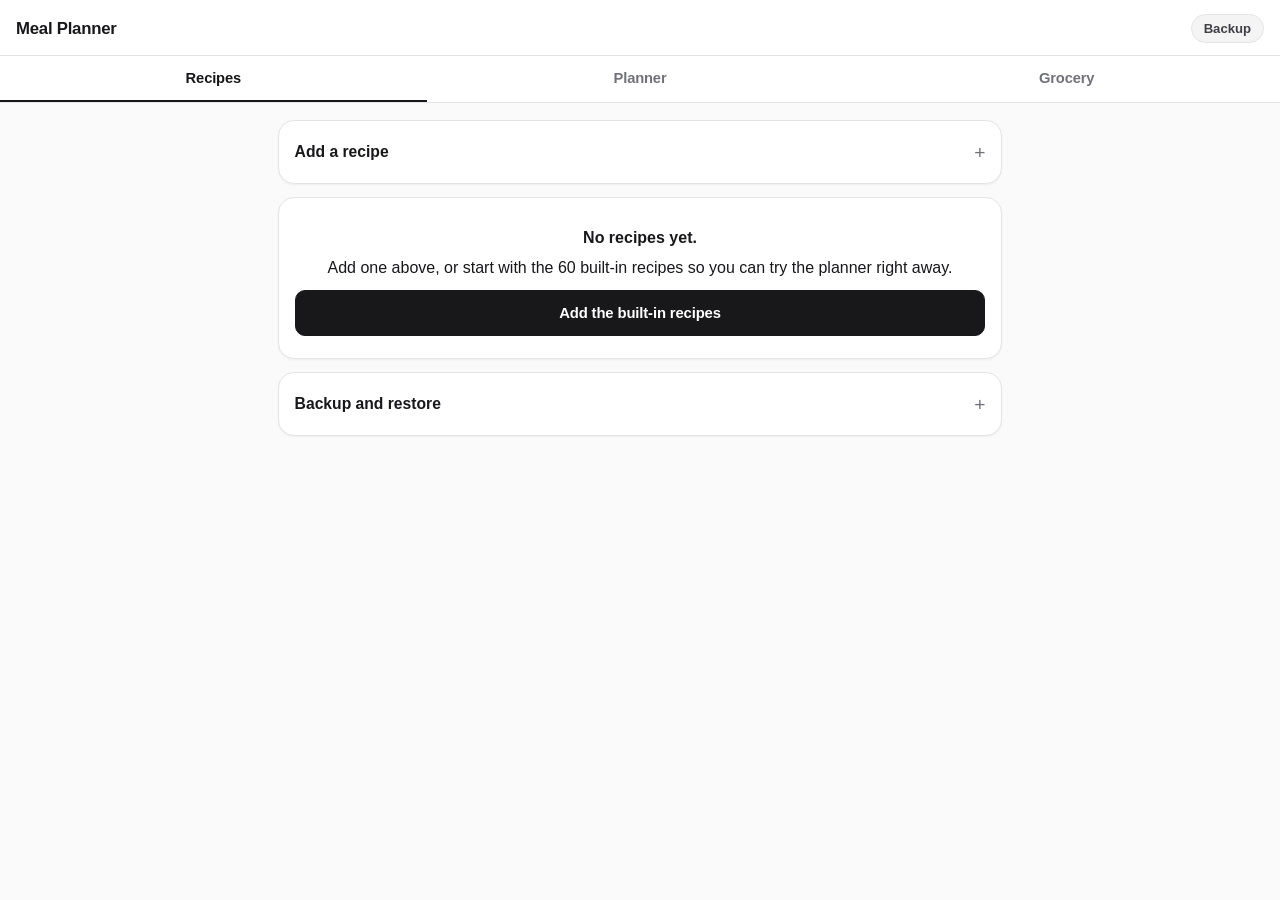
<file: meal-planner-v3.0/index.html>
<!doctype html>
<html lang="en">
<head>
<meta charset="utf-8" />
<meta name="viewport" content="width=device-width, initial-scale=1, viewport-fit=cover" />
<meta name="description" content="Weekly meal planner and dynamic grocery list that works offline on your phone." />
<title>Meal Planner</title>

<!-- Installable-app plumbing: lets iOS/Android run this full-screen from the home screen. -->
<link rel="manifest" href="manifest.webmanifest" />
<meta name="theme-color" content="#ffffff" media="(prefers-color-scheme: light)" />
<meta name="theme-color" content="#09090b" media="(prefers-color-scheme: dark)" />
<meta name="apple-mobile-web-app-capable" content="yes" />
<meta name="mobile-web-app-capable" content="yes" />
<meta name="apple-mobile-web-app-status-bar-style" content="default" />
<meta name="apple-mobile-web-app-title" content="Meals" />
<link rel="apple-touch-icon" href="icons/apple-touch-icon.png" />
<link rel="icon" href="icons/favicon.svg" type="image/svg+xml" />
<link rel="icon" href="icons/icon-192.png" sizes="192x192" />
<link rel="stylesheet" href="css/styles.css" />
</head>
<body>

<header class="app-header">
  <h1>Meal Planner</h1>
  <button id="btn-settings" class="icon-btn" type="button">Backup</button>
</header>

<nav class="tabs" role="tablist" aria-label="Main sections">
  <button class="tab is-active" role="tab" data-tab="vault" aria-selected="true">Recipes</button>
  <button class="tab" role="tab" data-tab="plan" aria-selected="false">Planner</button>
  <button class="tab" role="tab" data-tab="list" aria-selected="false">Grocery</button>
</nav>

<div id="storage-warning" class="banner banner-warn" hidden>
  This browser is blocking site storage (private browsing?), so your recipes
  won't be saved when you close the tab.
</div>

<main>

  <!-- ================= RECIPES ================= -->
  <section id="tab-vault" class="panel is-active" role="tabpanel">

    <details id="add-recipe" class="card">
      <summary>Add a recipe</summary>

      <div class="segmented" role="tablist" aria-label="How to add a recipe">
        <button class="seg is-active" type="button" data-src="url" aria-selected="true">From a link</button>
        <button class="seg" type="button" data-src="manual" aria-selected="false">Type it in</button>
      </div>

      <!-- URL import -->
      <form id="form-url" class="src-pane is-active" autocomplete="off">
        <label for="in-url">Paste a recipe link</label>
        <input id="in-url" type="url" inputmode="url" placeholder="https://www.allrecipes.com/recipe/..." />
        <button class="btn btn-primary" type="submit">Get the ingredients</button>
        <p class="hint">Works on most recipe sites. If a site blocks us, type the recipe in instead.</p>
        <div id="url-status" class="status" hidden></div>
      </form>

      <!-- Review step after a successful import -->
      <form id="form-review" class="src-pane" hidden autocomplete="off">
        <div class="banner banner-ok" id="review-note"></div>
        <label for="rv-title">Recipe name</label>
        <input id="rv-title" type="text" required />
        <label for="rv-category">Category</label>
        <select id="rv-category"></select>
        <label for="rv-description">Short description <span class="hint-inline">optional</span></label>
        <input id="rv-description" type="text" placeholder="One line about this meal" />
        <label for="rv-servings">How many servings does the original recipe make?</label>
        <input id="rv-servings" type="number" min="1" max="100" step="1" required />
        <label for="rv-main">Main ingredients <span class="hint-inline">one per line</span></label>
        <textarea id="rv-main" rows="9"></textarea>
        <label for="rv-seasonings">Seasonings and condiments <span class="hint-inline">one per line</span></label>
        <textarea id="rv-seasonings" rows="5"></textarea>
        <input id="rv-url" type="hidden" />
        <div class="row">
          <button class="btn btn-primary" type="submit">Save recipe</button>
          <button class="btn btn-ghost" type="button" id="rv-cancel">Discard</button>
        </div>
      </form>

      <!-- Manual entry -->
      <form id="form-manual" class="src-pane" autocomplete="off">
        <label for="mn-title">Recipe name</label>
        <input id="mn-title" type="text" placeholder="Garlic butter chicken" required />
        <label for="mn-category">Category</label>
        <select id="mn-category"></select>
        <label for="mn-description">Short description <span class="hint-inline">optional</span></label>
        <input id="mn-description" type="text" placeholder="One line about this meal" />
        <label for="mn-servings">How many servings does it make?</label>
        <input id="mn-servings" type="number" min="1" max="100" step="1" value="4" required />
        <label for="mn-main">Ingredients <span class="hint-inline">one per line</span></label>
        <textarea id="mn-main" rows="8" placeholder="1 lb ground beef&#10;2 cloves garlic, minced&#10;1 yellow onion, diced&#10;1 tsp kosher salt" required></textarea>
        <label for="mn-seasonings">Seasonings and condiments <span class="hint-inline">optional, one per line</span></label>
        <textarea id="mn-seasonings" rows="4" placeholder="3 tbsp soy sauce"></textarea>
        <label class="check-inline">
          <input id="mn-autosort" type="checkbox" checked />
          <span>Automatically move salt, spices and sauces to their own list</span>
        </label>
        <label for="mn-url">Link to the original <span class="hint-inline">optional</span></label>
        <input id="mn-url" type="url" inputmode="url" placeholder="https://..." />
        <button class="btn btn-primary" type="submit">Save recipe</button>
      </form>
    </details>

    <div id="vault-empty" class="card empty" hidden>
      <p><strong>No recipes yet.</strong></p>
      <p id="seed-blurb">Add one above, or start with the built-in collection so you can try the planner right away.</p>
      <button class="btn btn-primary" type="button" id="btn-seed">Add the built-in recipes</button>
    </div>

    <div id="vault-tools" hidden>
      <input id="in-search" type="search" placeholder="Search recipes or ingredients" aria-label="Search recipes" />
      <div id="catbar" class="catbar" role="tablist" aria-label="Recipe categories"></div>
      <p id="vault-count" class="hint"></p>
    </div>

    <div id="recipe-list"></div>

    <div id="seed-more" class="card" hidden>
      <p class="card-title">Built-in recipes</p>
      <p class="hint" id="seed-more-text"></p>
      <button class="btn" type="button" id="btn-seed-more">Add the ones I don't have</button>
    </div>

    <details id="backup" class="card">
      <summary>Backup and restore</summary>
      <p class="hint">
        Your recipes are saved on this device only. Export a backup file to
        keep them safe or move them to another phone.
      </p>
      <div class="row">
        <button class="btn" type="button" id="btn-export">Save backup file</button>
        <button class="btn" type="button" id="btn-import">Restore backup</button>
      </div>
      <input id="file-import" type="file" accept="application/json,.json" hidden />
      <p id="backup-status" class="status" hidden></p>
      <hr />
      <button class="btn btn-danger-ghost" type="button" id="btn-wipe">Delete everything on this device</button>
      <!-- Lets you confirm which version is live after redeploying. -->
      <p class="hint" id="app-version">Meal Planner version 3.0</p>
    </details>

  </section>

  <!-- ================= PLANNER ================= -->
  <section id="tab-plan" class="panel" role="tabpanel">

    <div id="plan-empty" class="card empty" hidden>
      <p><strong>Add some recipes first.</strong></p>
      <p>Once your recipes are in, pick this week's meals here.</p>
    </div>

    <div id="plan-body" hidden>
      <details class="card" id="card-people" open>
        <summary>
          <span class="sum-label">How many people?</span>
          <span class="sum-meta" id="people-meta"></span>
        </summary>

        <label for="in-servings">People at the table</label>
        <div class="stepper">
          <button class="btn btn-step" type="button" id="srv-minus" aria-label="Fewer people">&minus;</button>
          <input id="in-servings" type="number" min="1" max="50" step="1" inputmode="numeric" aria-label="People" />
          <button class="btn btn-step" type="button" id="srv-plus" aria-label="More people">+</button>
        </div>

        <label for="in-extra">Spare portions per meal <span class="hint-inline">for leftovers</span></label>
        <div class="stepper">
          <button class="btn btn-step" type="button" id="ext-minus" aria-label="Fewer spare portions">&minus;</button>
          <input id="in-extra" type="number" min="0" max="20" step="1" inputmode="numeric" aria-label="Spare portions" />
          <button class="btn btn-step" type="button" id="ext-plus" aria-label="More spare portions">+</button>
        </div>

        <div class="summary-line" id="servings-summary"></div>
      </details>

      <details class="card" id="card-meals" open>
        <summary>
          <span class="sum-label">This week's meals</span>
          <span class="sum-meta" id="plan-count"></span>
        </summary>

        <div id="plan-selected"></div>

        <details class="subcard" id="card-picker">
          <summary>
            <span class="sum-label">Add or change meals</span>
            <span class="sum-meta" id="picker-meta"></span>
          </summary>
          <input id="in-plan-search" type="search" placeholder="Search recipes" aria-label="Search recipes to add" />
          <div id="plan-catbar" class="catbar" role="tablist" aria-label="Filter by category"></div>
          <div id="recipe-rows" class="pick-list"></div>
        </details>
      </details>

      <details class="card" id="card-random">
        <summary>
          <span class="sum-label">Can't decide?</span>
          <span class="sum-meta">Pick at random</span>
        </summary>
        <label for="in-random">How many meals</label>
        <div class="stepper">
          <button class="btn btn-step" type="button" id="rnd-minus" aria-label="Fewer meals">&minus;</button>
          <input id="in-random" type="number" min="1" max="50" step="1" value="4" inputmode="numeric" aria-label="Number of meals" />
          <button class="btn btn-step" type="button" id="rnd-plus" aria-label="More meals">+</button>
        </div>
        <button class="btn btn-primary" type="button" id="btn-random">Pick meals for me</button>
        <p class="hint">This replaces the current plan and clears any ticked items.</p>
      </details>

      <details class="card" id="card-plan-details" open>
        <summary>
          <span class="sum-label">What you'll be cooking</span>
          <span class="sum-meta" id="details-meta"></span>
        </summary>
        <div id="plan-details"></div>
      </details>
    </div>

  </section>

  <!-- ================= GROCERY ================= -->
  <section id="tab-list" class="panel" role="tabpanel">

    <div id="list-empty" class="card empty" hidden>
      <p><strong>Your list is empty.</strong></p>
      <p>Pick meals in the Planner tab, or add a household item below.</p>
    </div>

    <div id="list-progress" class="card" hidden>
      <div class="progress"><div id="progress-bar" class="progress-fill"></div></div>
      <p id="progress-text" class="hint"></p>
      <div class="summary-line" id="list-summary"></div>
      <div id="list-legend" class="legend"></div>
    </div>

    <div id="grocery-list"></div>

    <div class="card">
      <p class="card-title">Add something that isn't in a recipe</p>
      <form id="form-extra" class="extras-form" autocomplete="off">
        <div class="field">
          <label for="in-extra-item">What do you need?</label>
          <input id="in-extra-item" type="text" placeholder="2 rolls paper towels" />
          <p class="hint">You can include an amount, like "2 rolls" or "1 bag".</p>
        </div>
        <div class="field">
          <label for="in-extra-aisle">Where is it in the store?</label>
          <select id="in-extra-aisle"></select>
        </div>
        <button class="btn" type="submit">Add to list</button>
      </form>
      <div id="extra-list" class="extras-list"></div>
    </div>

    <div class="card">
      <button class="btn" type="button" id="btn-copy">Copy list as text</button>
      <div class="row">
        <button class="btn" type="button" id="btn-uncheck">Untick everything</button>
        <button class="btn btn-primary" type="button" id="btn-reset">Start a new week</button>
      </div>
      <p class="hint">
        Ticks are saved the instant you tap them — lock your phone or close the
        tab mid-shop and your progress will still be here.
      </p>
    </div>

  </section>

</main>

<div id="toast" class="toast" role="status" aria-live="polite" hidden></div>

<!-- Confirmation dialog, used for destructive actions. -->
<div id="confirm" class="modal" hidden>
  <div class="modal-box" role="dialog" aria-modal="true" aria-labelledby="confirm-text">
    <p id="confirm-text"></p>
    <div class="row">
      <button class="btn btn-ghost" type="button" id="confirm-no">Cancel</button>
      <button class="btn btn-primary" type="button" id="confirm-yes">Yes, do it</button>
    </div>
  </div>
</div>

<script type="module" src="js/app.js"></script>
</body>
</html>
</file>
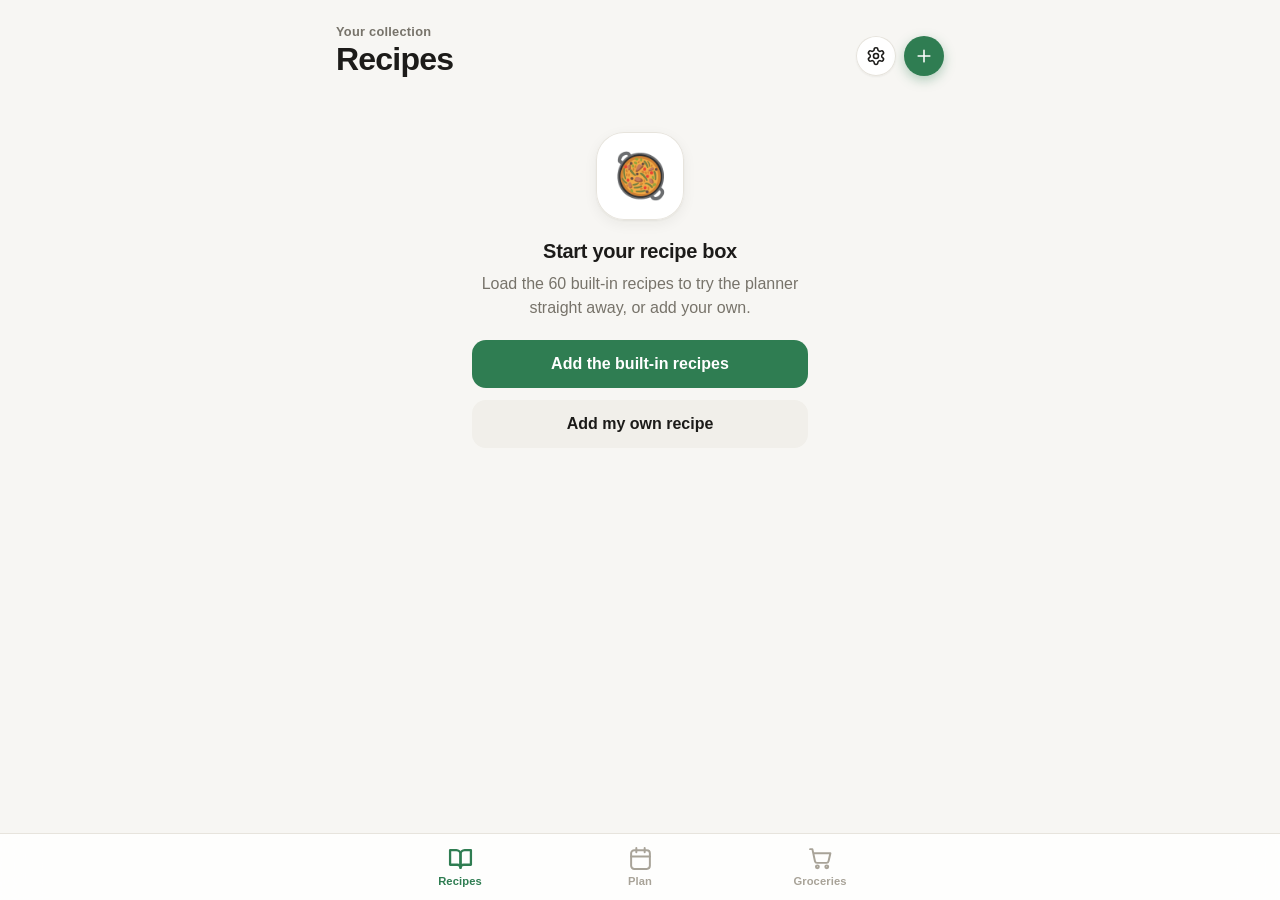
<file: meal-planner-v4.0/index.html>
<!doctype html>
<html lang="en">
<head>
<meta charset="utf-8" />
<meta name="viewport" content="width=device-width, initial-scale=1, viewport-fit=cover" />
<meta name="description" content="Weekly meal planner and dynamic grocery list that works offline on your phone." />
<title>Meals</title>

<!-- Installable-app plumbing: lets iOS/Android run this full-screen from the home screen. -->
<link rel="manifest" href="manifest.webmanifest" />
<meta name="theme-color" content="#f7f6f3" media="(prefers-color-scheme: light)" />
<meta name="theme-color" content="#0f0f0e" media="(prefers-color-scheme: dark)" />
<meta name="apple-mobile-web-app-capable" content="yes" />
<meta name="mobile-web-app-capable" content="yes" />
<meta name="apple-mobile-web-app-status-bar-style" content="default" />
<meta name="apple-mobile-web-app-title" content="Meals" />
<link rel="apple-touch-icon" href="icons/apple-touch-icon.png" />
<link rel="icon" href="icons/favicon.svg" type="image/svg+xml" />
<link rel="icon" href="icons/icon-192.png" sizes="192x192" />
<link rel="stylesheet" href="css/styles.css?v=4.1" />
<script>
  // Apply the saved theme before first paint, so dark-mode users never see a white flash.
  try {
    var t = JSON.parse(localStorage.getItem('mealPlanner.ui') || '{}').theme;
    if (t === 'light' || t === 'dark') document.documentElement.dataset.theme = t;
  } catch (e) {}
</script>
</head>
<body>

<!-- Icon set: one sprite, referenced with <use href="#i-name">. Stroke icons, 24px grid. -->
<svg width="0" height="0" style="position:absolute" aria-hidden="true">
  <defs>
    <symbol id="i-plus" viewBox="0 0 24 24"><path d="M5 12h14M12 5v14"/></symbol>
    <symbol id="i-minus" viewBox="0 0 24 24"><path d="M5 12h14"/></symbol>
    <symbol id="i-x" viewBox="0 0 24 24"><path d="M18 6 6 18M6 6l12 12"/></symbol>
    <symbol id="i-check" viewBox="0 0 24 24"><path d="M20 6 9 17l-5-5"/></symbol>
    <symbol id="i-search" viewBox="0 0 24 24"><circle cx="11" cy="11" r="7"/><path d="m20 20-3.5-3.5"/></symbol>
    <symbol id="i-star" viewBox="0 0 24 24"><path d="M12 2.8l2.85 5.78 6.38.93-4.62 4.5 1.09 6.35L12 17.36l-5.7 3 1.09-6.35-4.62-4.5 6.38-.93z"/></symbol>
    <symbol id="i-settings" viewBox="0 0 24 24"><path d="M12.22 2h-.44a2 2 0 0 0-2 2v.18a2 2 0 0 1-1 1.73l-.43.25a2 2 0 0 1-2 0l-.15-.08a2 2 0 0 0-2.73.73l-.22.38a2 2 0 0 0 .73 2.73l.15.1a2 2 0 0 1 1 1.72v.51a2 2 0 0 1-1 1.74l-.15.09a2 2 0 0 0-.73 2.73l.22.38a2 2 0 0 0 2.73.73l.15-.08a2 2 0 0 1 2 0l.43.25a2 2 0 0 1 1 1.73V20a2 2 0 0 0 2 2h.44a2 2 0 0 0 2-2v-.18a2 2 0 0 1 1-1.73l.43-.25a2 2 0 0 1 2 0l.15.08a2 2 0 0 0 2.73-.73l.22-.39a2 2 0 0 0-.73-2.73l-.15-.08a2 2 0 0 1-1-1.74v-.5a2 2 0 0 1 1-1.74l.15-.09a2 2 0 0 0 .73-2.73l-.22-.38a2 2 0 0 0-2.73-.73l-.15.08a2 2 0 0 1-2 0l-.43-.25a2 2 0 0 1-1-1.73V4a2 2 0 0 0-2-2z"/><circle cx="12" cy="12" r="3"/></symbol>
    <symbol id="i-refresh" viewBox="0 0 24 24"><path d="M3 12a9 9 0 0 1 9-9 9.75 9.75 0 0 1 6.74 2.74L21 8"/><path d="M21 3v5h-5"/><path d="M21 12a9 9 0 0 1-9 9 9.75 9.75 0 0 1-6.74-2.74L3 16"/><path d="M8 16H3v5"/></symbol>
    <symbol id="i-phone" viewBox="0 0 24 24"><rect x="5" y="2" width="14" height="20" rx="3"/><path d="M12 18h.01"/></symbol>
    <symbol id="i-shuffle" viewBox="0 0 24 24"><path d="M2 18h1.4c1.3 0 2.5-.6 3.3-1.7l6.1-8.6c.7-1.1 2-1.7 3.3-1.7H22"/><path d="m18 2 4 4-4 4"/><path d="M2 6h1.9c1.5 0 2.9.9 3.6 2.2"/><path d="M22 18h-5.9c-1.3 0-2.6-.7-3.3-1.8l-.5-.8"/><path d="m18 14 4 4-4 4"/></symbol>
    <symbol id="i-share" viewBox="0 0 24 24"><path d="M4 12v8a2 2 0 0 0 2 2h12a2 2 0 0 0 2-2v-8"/><path d="M16 6l-4-4-4 4"/><path d="M12 2v13"/></symbol>
    <symbol id="i-more" viewBox="0 0 24 24"><circle cx="5" cy="12" r="1.2"/><circle cx="12" cy="12" r="1.2"/><circle cx="19" cy="12" r="1.2"/></symbol>
    <symbol id="i-book" viewBox="0 0 24 24"><path d="M2 4h6a4 4 0 0 1 4 4v13a3 3 0 0 0-3-3H2z"/><path d="M22 4h-6a4 4 0 0 0-4 4v13a3 3 0 0 1 3-3h7z"/></symbol>
    <symbol id="i-calendar" viewBox="0 0 24 24"><rect x="3" y="4" width="18" height="18" rx="3"/><path d="M16 2v4M8 2v4M3 10h18"/></symbol>
    <symbol id="i-cart" viewBox="0 0 24 24"><circle cx="9" cy="20" r="1.4"/><circle cx="18" cy="20" r="1.4"/><path d="M2 3h2.2l2.5 11.6a2 2 0 0 0 2 1.6h9a2 2 0 0 0 2-1.5L21.5 7H5.3"/></symbol>
    <symbol id="i-chevron-down" viewBox="0 0 24 24"><path d="m6 9 6 6 6-6"/></symbol>
    <symbol id="i-chevron-right" viewBox="0 0 24 24"><path d="m9 18 6-6-6-6"/></symbol>
    <symbol id="i-trash" viewBox="0 0 24 24"><path d="M3 6h18M19 6v14a2 2 0 0 1-2 2H7a2 2 0 0 1-2-2V6M8 6V4a2 2 0 0 1 2-2h4a2 2 0 0 1 2 2v2"/></symbol>
    <symbol id="i-edit" viewBox="0 0 24 24"><path d="M17 3a2.85 2.85 0 1 1 4 4L7.5 20.5 2 22l1.5-5.5z"/></symbol>
    <symbol id="i-external" viewBox="0 0 24 24"><path d="M15 3h6v6M10 14 21 3M18 13v6a2 2 0 0 1-2 2H5a2 2 0 0 1-2-2V8a2 2 0 0 1 2-2h6"/></symbol>
    <symbol id="i-play" viewBox="0 0 24 24"><rect x="2" y="5" width="20" height="14" rx="4"/><path d="m10 9 5 3-5 3z"/></symbol>
    <symbol id="i-globe" viewBox="0 0 24 24"><circle cx="12" cy="12" r="10"/><path d="M12 2a14.5 14.5 0 0 0 0 20 14.5 14.5 0 0 0 0-20M2 12h20"/></symbol>
    <symbol id="i-users" viewBox="0 0 24 24"><path d="M16 21v-2a4 4 0 0 0-4-4H6a4 4 0 0 0-4 4v2"/><circle cx="9" cy="7" r="4"/><path d="M22 21v-2a4 4 0 0 0-3-3.87M16 3.13a4 4 0 0 1 0 7.75"/></symbol>
    <symbol id="i-box" viewBox="0 0 24 24"><path d="M21 8 12 3 3 8v8l9 5 9-5z"/><path d="m3 8 9 5 9-5M12 13v8"/></symbol>
    <symbol id="i-copy" viewBox="0 0 24 24"><rect x="8" y="8" width="14" height="14" rx="2"/><path d="M4 16a2 2 0 0 1-2-2V4a2 2 0 0 1 2-2h10a2 2 0 0 1 2 2"/></symbol>
    <symbol id="i-undo" viewBox="0 0 24 24"><path d="M3 12a9 9 0 1 0 9-9 9.75 9.75 0 0 0-6.74 2.74L3 8"/><path d="M3 3v5h5"/></symbol>
    <symbol id="i-eye" viewBox="0 0 24 24"><path d="M2 12s3-7 10-7 10 7 10 7-3 7-10 7S2 12 2 12z"/><circle cx="12" cy="12" r="3"/></symbol>
    <symbol id="i-sun" viewBox="0 0 24 24"><circle cx="12" cy="12" r="4"/><path d="M12 2v2M12 20v2M4.9 4.9l1.4 1.4M17.7 17.7l1.4 1.4M2 12h2M20 12h2M6.3 17.7l-1.4 1.4M19.1 4.9l-1.4 1.4"/></symbol>
    <symbol id="i-download" viewBox="0 0 24 24"><path d="M21 15v4a2 2 0 0 1-2 2H5a2 2 0 0 1-2-2v-4M7 10l5 5 5-5M12 15V3"/></symbol>
    <symbol id="i-upload" viewBox="0 0 24 24"><path d="M21 15v4a2 2 0 0 1-2 2H5a2 2 0 0 1-2-2v-4M17 8l-5-5-5 5M12 3v12"/></symbol>
    <symbol id="i-link" viewBox="0 0 24 24"><path d="M10 13a5 5 0 0 0 7.54.54l3-3a5 5 0 0 0-7.07-7.07l-1.72 1.71"/><path d="M14 11a5 5 0 0 0-7.54-.54l-3 3a5 5 0 0 0 7.07 7.07l1.71-1.71"/></symbol>
    <symbol id="i-arrow-right" viewBox="0 0 24 24"><path d="M5 12h14M12 5l7 7-7 7"/></symbol>
  </defs>
</svg>

<div id="storage-warning" class="banner banner-warn" hidden>
  This browser is blocking storage (private browsing?), so nothing will be saved when you close it.
</div>

<main class="app">

  <!-- ================= RECIPES ================= -->
  <section id="view-recipes" class="view is-active" aria-labelledby="h-recipes">
    <header class="view-head">
      <div class="view-titles">
        <p class="eyebrow" id="recipes-eyebrow">Your collection</p>
        <h1 id="h-recipes">Recipes</h1>
      </div>
      <div class="head-actions">
        <button class="icon-btn" type="button" data-open-settings aria-label="Settings"><svg class="ic"><use href="#i-settings"/></svg></button>
        <button class="icon-btn icon-btn-primary" type="button" id="btn-new-recipe" aria-label="Add a recipe"><svg class="ic"><use href="#i-plus"/></svg></button>
      </div>
    </header>

    <div id="recipes-tools" class="sticky-tools">
      <label class="search">
        <svg class="ic" aria-hidden="true"><use href="#i-search"/></svg>
        <input id="in-search" type="search" placeholder="Search recipes or ingredients" aria-label="Search recipes" autocomplete="off" />
        <button class="search-clear" type="button" aria-label="Clear search" hidden><svg class="ic"><use href="#i-x"/></svg></button>
      </label>
      <div id="catbar" class="chips" role="toolbar" aria-label="Filter by category"></div>
    </div>

    <p id="recipes-count" class="list-caption"></p>
    <div id="recipe-list" class="recipe-list"></div>

    <div id="recipes-empty" class="empty" hidden>
      <div class="empty-art" aria-hidden="true">🥘</div>
      <h2>Start your recipe box</h2>
      <p id="seed-blurb">Load the built-in collection to try the planner straight away, or add your own.</p>
      <div class="stack">
        <button class="btn btn-primary btn-block" type="button" id="btn-seed">Add the built-in recipes</button>
        <button class="btn btn-block" type="button" data-new-recipe>Add my own recipe</button>
      </div>
    </div>
  </section>

  <!-- ================= PLAN ================= -->
  <section id="view-plan" class="view" aria-labelledby="h-plan">
    <header class="view-head">
      <div class="view-titles">
        <p class="eyebrow" id="plan-eyebrow">This week</p>
        <h1 id="h-plan">Meal plan</h1>
      </div>
      <div class="head-actions">
        <button class="icon-btn" type="button" data-open-settings aria-label="Settings"><svg class="ic"><use href="#i-settings"/></svg></button>
        <button class="icon-btn" type="button" id="btn-surprise" aria-label="Pick meals at random"><svg class="ic"><use href="#i-shuffle"/></svg></button>
      </div>
    </header>

    <div class="card portions">
      <div class="portion">
        <span class="portion-label"><svg class="ic ic-sm" aria-hidden="true"><use href="#i-users"/></svg>People</span>
        <div class="stepper" data-stepper="people">
          <button type="button" data-step="-1" aria-label="Fewer people"><svg class="ic"><use href="#i-minus"/></svg></button>
          <output id="out-people" aria-live="polite">2</output>
          <button type="button" data-step="1" aria-label="More people"><svg class="ic"><use href="#i-plus"/></svg></button>
        </div>
      </div>
      <div class="portion">
        <span class="portion-label"><svg class="ic ic-sm" aria-hidden="true"><use href="#i-box"/></svg>Leftovers</span>
        <div class="stepper" data-stepper="extra">
          <button type="button" data-step="-1" aria-label="Fewer spare portions"><svg class="ic"><use href="#i-minus"/></svg></button>
          <output id="out-extra" aria-live="polite">0</output>
          <button type="button" data-step="1" aria-label="More spare portions"><svg class="ic"><use href="#i-plus"/></svg></button>
        </div>
      </div>
      <p class="portions-sum" id="portions-sum"></p>
    </div>

    <div id="plan-days"></div>

    <div id="plan-empty" class="empty empty-compact" hidden>
      <div class="empty-art" aria-hidden="true">🗓️</div>
      <h2>Nothing planned yet</h2>
      <p>Choose a few meals for the week and your grocery list builds itself.</p>
      <div class="stack">
        <button class="btn btn-primary btn-block" type="button" data-open-picker>Choose meals</button>
        <button class="btn btn-block" type="button" data-surprise><svg class="ic ic-sm" aria-hidden="true"><use href="#i-shuffle"/></svg>Surprise me</button>
      </div>
    </div>

    <div id="plan-norecipes" class="empty empty-compact" hidden>
      <div class="empty-art" aria-hidden="true">📖</div>
      <h2>Add some recipes first</h2>
      <p>Your plan is built from the recipes in your collection.</p>
      <button class="btn btn-primary btn-block" type="button" data-go="recipes">Go to recipes</button>
    </div>

    <button class="btn btn-dashed btn-block" type="button" id="btn-add-meals" data-open-picker hidden>
      <svg class="ic ic-sm" aria-hidden="true"><use href="#i-plus"/></svg>Add meals
    </button>

    <button class="cta-card" type="button" id="plan-cta" data-go="list" hidden>
      <span class="cta-icon" aria-hidden="true"><svg class="ic"><use href="#i-cart"/></svg></span>
      <span class="cta-text">
        <span class="cta-title">Grocery list is ready</span>
        <span class="cta-sub" id="plan-cta-sub"></span>
      </span>
      <svg class="ic cta-arrow" aria-hidden="true"><use href="#i-arrow-right"/></svg>
    </button>

    <button class="newweek-link" type="button" data-new-week id="plan-newweek" hidden>
      <svg class="ic ic-sm" aria-hidden="true"><use href="#i-refresh"/></svg>
      Done shopping? <strong>Start a new week</strong>
    </button>
  </section>

  <!-- ================= GROCERIES ================= -->
  <section id="view-list" class="view" aria-labelledby="h-list">
    <header class="view-head">
      <div class="view-titles">
        <p class="eyebrow" id="list-eyebrow">Shopping list</p>
        <h1 id="h-list">Groceries</h1>
      </div>
      <div class="head-actions">
        <button class="icon-btn" type="button" data-open-settings aria-label="Settings"><svg class="ic"><use href="#i-settings"/></svg></button>
        <button class="icon-btn" type="button" id="btn-share" aria-label="Share list"><svg class="ic"><use href="#i-share"/></svg></button>
        <button class="icon-btn" type="button" id="btn-list-more" aria-label="List options"><svg class="ic"><use href="#i-more"/></svg></button>
      </div>
    </header>

    <div id="list-progress" class="card progress-card" hidden>
      <div class="progress-row">
        <div class="ring" id="ring" style="--p:0" role="img" aria-label="Progress">
          <span id="ring-text">0%</span>
        </div>
        <div class="progress-copy">
          <p class="progress-title" id="progress-title"></p>
          <p class="progress-sub" id="progress-sub"></p>
        </div>
      </div>
      <div id="list-legend" class="legend"></div>
    </div>

    <form id="form-quick" class="quick-add" autocomplete="off">
      <svg class="ic" aria-hidden="true"><use href="#i-plus"/></svg>
      <input id="in-quick" type="text" placeholder="Add an item…" aria-label="Add an item to the list" enterkeyhint="done" />
      <select id="in-quick-aisle" aria-label="Aisle"></select>
      <button class="btn btn-primary btn-sm" type="submit">Add</button>
    </form>

    <div id="grocery-list"></div>

    <div id="list-empty" class="empty empty-compact" hidden>
      <div class="empty-art" aria-hidden="true">🛒</div>
      <h2>Your list is empty</h2>
      <p>Plan some meals and every ingredient lands here, merged and sorted by aisle.</p>
      <button class="btn btn-primary btn-block" type="button" data-go="plan">Plan meals</button>
    </div>

    <div id="list-alldone" class="done-banner" hidden>
      <span aria-hidden="true">🎉</span> Everything's in the cart.
      <button class="btn btn-primary btn-block" type="button" data-new-week>Start a new week</button>
    </div>
  </section>

</main>

<!-- ================= BOTTOM NAV ================= -->
<nav class="tabbar" aria-label="Main">
  <button class="tab is-active" type="button" data-tab="recipes" aria-current="page">
    <svg class="ic"><use href="#i-book"/></svg><span>Recipes</span>
  </button>
  <button class="tab" type="button" data-tab="plan">
    <span class="tab-icon"><svg class="ic"><use href="#i-calendar"/></svg><span class="badge" id="badge-plan" hidden></span></span><span>Plan</span>
  </button>
  <button class="tab" type="button" data-tab="list">
    <span class="tab-icon"><svg class="ic"><use href="#i-cart"/></svg><span class="badge" id="badge-list" hidden></span></span><span>Groceries</span>
  </button>
</nav>

<!-- ================= SHEETS ================= -->

<!-- Recipe detail -->
<dialog tabindex="-1" id="sheet-recipe" class="sheet" aria-labelledby="rd-title">
  <div class="sheet-grab" aria-hidden="true"></div>
  <div class="sheet-body" id="rd-body"></div>
</dialog>

<!-- Add / edit recipe -->
<dialog tabindex="-1" id="sheet-edit" class="sheet sheet-tall" aria-labelledby="ed-heading">
  <div class="sheet-grab" aria-hidden="true"></div>
  <header class="sheet-head">
    <button class="link" type="button" data-close>Cancel</button>
    <h2 id="ed-heading">New recipe</h2>
    <button class="link link-strong" type="submit" form="form-recipe" id="ed-save">Save</button>
  </header>
  <div class="sheet-body">
    <div class="segmented" id="ed-mode" role="tablist" aria-label="How to add">
      <button type="button" class="is-on" data-mode="url" role="tab" aria-selected="true"><svg class="ic ic-sm" aria-hidden="true"><use href="#i-link"/></svg>From a link</button>
      <button type="button" data-mode="manual" role="tab" aria-selected="false"><svg class="ic ic-sm" aria-hidden="true"><use href="#i-edit"/></svg>Type it in</button>
    </div>

    <form id="form-url" class="stack" autocomplete="off">
      <div class="field">
        <label for="in-url">Recipe link</label>
        <input id="in-url" type="url" inputmode="url" placeholder="https://www.allrecipes.com/recipe/…" />
        <p class="hint">Works on most recipe sites. We'll pull the name, servings and ingredients for you to check.</p>
      </div>
      <button class="btn btn-primary btn-block" type="submit" id="btn-fetch">Get the recipe</button>
      <div id="url-status" class="banner" hidden></div>
    </form>

    <form id="form-recipe" class="stack" autocomplete="off" hidden>
      <div id="ed-note" class="banner banner-ok" hidden></div>
      <div class="field">
        <label for="ed-title">Name</label>
        <input id="ed-title" type="text" placeholder="Garlic butter chicken" required />
      </div>
      <div class="field-row">
        <div class="field">
          <label for="ed-category">Category</label>
          <select id="ed-category"></select>
        </div>
        <div class="field field-narrow">
          <label for="ed-servings">Serves</label>
          <input id="ed-servings" type="number" min="1" max="100" step="1" value="4" inputmode="numeric" required />
        </div>
      </div>
      <div class="field">
        <label for="ed-description">Description <span class="opt">optional</span></label>
        <input id="ed-description" type="text" placeholder="One line about this meal" />
      </div>
      <div class="field">
        <label for="ed-main">Ingredients <span class="opt">one per line</span></label>
        <textarea id="ed-main" rows="8" placeholder="1 lb ground beef&#10;2 cloves garlic, minced&#10;1 yellow onion, diced" required></textarea>
      </div>
      <div class="field">
        <label for="ed-seasonings">Seasonings &amp; sauces <span class="opt">optional, one per line</span></label>
        <textarea id="ed-seasonings" rows="4" placeholder="1 tsp kosher salt&#10;3 tbsp soy sauce"></textarea>
        <label class="toggle-row" id="ed-autosort-row">
          <span>Move salt, spices and sauces here automatically</span>
          <input id="ed-autosort" type="checkbox" class="switch" checked />
        </label>
      </div>
      <div class="field">
        <label for="ed-url">Link to the original <span class="opt">optional</span></label>
        <input id="ed-url" type="url" inputmode="url" placeholder="https://…" />
      </div>
      <button class="btn btn-danger-ghost btn-block" type="button" id="ed-delete" hidden>
        <svg class="ic ic-sm" aria-hidden="true"><use href="#i-trash"/></svg>Delete recipe
      </button>
    </form>
  </div>
</dialog>

<!-- Meal picker -->
<dialog tabindex="-1" id="sheet-picker" class="sheet sheet-tall" aria-labelledby="pk-heading">
  <div class="sheet-grab" aria-hidden="true"></div>
  <header class="sheet-head">
    <span></span>
    <h2 id="pk-heading">Choose meals</h2>
    <span></span>
  </header>
  <div class="sheet-body sheet-body-flush">
    <div class="picker-tools">
      <label class="search">
        <svg class="ic" aria-hidden="true"><use href="#i-search"/></svg>
        <input id="pk-search" type="search" placeholder="Search recipes" aria-label="Search recipes" autocomplete="off" />
      </label>
      <div id="pk-catbar" class="chips" role="toolbar" aria-label="Filter by category"></div>
    </div>
    <div id="pk-list" class="pick-list"></div>
  </div>
  <footer class="sheet-foot">
    <span id="pk-count" class="pk-count"></span>
    <button class="btn btn-primary" type="button" data-close>Done</button>
  </footer>
</dialog>

<!-- Surprise me -->
<dialog tabindex="-1" id="sheet-surprise" class="sheet" aria-labelledby="sp-heading">
  <div class="sheet-grab" aria-hidden="true"></div>
  <div class="sheet-body stack">
    <div class="sheet-hero">
      <div class="hero-icon" aria-hidden="true"><svg class="ic"><use href="#i-shuffle"/></svg></div>
      <h2 id="sp-heading">Surprise me</h2>
      <p class="muted">We'll pick meals at random. This replaces the current plan.</p>
    </div>
    <div class="setting-row">
      <span>How many meals</span>
      <div class="stepper" data-stepper="random">
        <button type="button" data-step="-1" aria-label="Fewer meals"><svg class="ic"><use href="#i-minus"/></svg></button>
        <output id="out-random">5</output>
        <button type="button" data-step="1" aria-label="More meals"><svg class="ic"><use href="#i-plus"/></svg></button>
      </div>
    </div>
    <div class="field">
      <label for="sp-from">Pick from</label>
      <select id="sp-from"></select>
    </div>
    <button class="btn btn-primary btn-block" type="button" id="btn-do-surprise">Pick my meals</button>
    <button class="btn btn-ghost btn-block" type="button" data-close>Cancel</button>
  </div>
</dialog>

<!-- Grocery list options -->
<dialog tabindex="-1" id="sheet-listmore" class="sheet" aria-label="List options">
  <div class="sheet-grab" aria-hidden="true"></div>
  <div class="sheet-body">
    <div class="menu">
      <label class="menu-item">
        <svg class="ic" aria-hidden="true"><use href="#i-eye"/></svg>
        <span class="menu-text">Hide items in the cart</span>
        <input type="checkbox" class="switch" id="opt-hide-done" />
      </label>
      <label class="menu-item" id="row-wake">
        <svg class="ic" aria-hidden="true"><use href="#i-sun"/></svg>
        <span class="menu-text">Keep screen on while shopping</span>
        <input type="checkbox" class="switch" id="opt-wake" />
      </label>
    </div>
    <div class="menu">
      <button class="menu-item" type="button" id="btn-copy"><svg class="ic" aria-hidden="true"><use href="#i-copy"/></svg><span class="menu-text">Copy list as text</span></button>
      <button class="menu-item" type="button" id="btn-uncheck"><svg class="ic" aria-hidden="true"><use href="#i-undo"/></svg><span class="menu-text">Untick everything</span></button>
    </div>
    <div class="menu">
      <button class="menu-item" type="button" data-new-week><svg class="ic" aria-hidden="true"><use href="#i-refresh"/></svg><span class="menu-text">Start a new week<small>Clear the plan and list, keep your recipes</small></span></button>
    </div>
    <p class="hint center">Ticks save instantly, so you can lock your phone mid-shop.</p>
  </div>
</dialog>

<!-- Settings -->
<dialog tabindex="-1" id="sheet-settings" class="sheet sheet-tall" aria-labelledby="st-heading">
  <div class="sheet-grab" aria-hidden="true"></div>
  <header class="sheet-head">
    <span></span>
    <h2 id="st-heading">Settings</h2>
    <button class="link link-strong" type="button" data-close>Done</button>
  </header>
  <div class="sheet-body">
    <p class="menu-label">This week</p>
    <div class="menu">
      <button class="menu-item" type="button" data-new-week><svg class="ic" aria-hidden="true"><use href="#i-refresh"/></svg><span class="menu-text">Start a new week<small id="st-week-text">Clear the plan and list, keep your recipes</small></span><svg class="ic chev" aria-hidden="true"><use href="#i-chevron-right"/></svg></button>
    </div>

    <p class="menu-label">Appearance</p>
    <div class="segmented" id="theme-pick" role="radiogroup" aria-label="Theme">
      <button type="button" data-theme-val="system" role="radio">Auto</button>
      <button type="button" data-theme-val="light" role="radio">Light</button>
      <button type="button" data-theme-val="dark" role="radio">Dark</button>
    </div>

    <div id="seed-more">
      <p class="menu-label">Recipes</p>
      <div class="menu">
        <button class="menu-item" type="button" id="btn-seed-more"><svg class="ic" aria-hidden="true"><use href="#i-book"/></svg><span class="menu-text">Add missing built-in recipes<small id="seed-more-text"></small></span></button>
      </div>
    </div>

    <p class="menu-label">Backup</p>
    <div class="menu">
      <button class="menu-item" type="button" id="btn-export"><svg class="ic" aria-hidden="true"><use href="#i-download"/></svg><span class="menu-text">Save a backup<small>Send it to yourself to keep your recipes safe</small></span></button>
      <button class="menu-item" type="button" id="btn-import"><svg class="ic" aria-hidden="true"><use href="#i-upload"/></svg><span class="menu-text">Restore from a backup<small>Replaces what's on this device</small></span></button>
    </div>
    <input id="file-import" type="file" accept="application/json,.json,text/plain" hidden />
    <div id="backup-status" class="banner" hidden></div>

    <div id="install-tip" hidden>
      <p class="menu-label">Install</p>
      <div class="tip">
        <svg class="ic" aria-hidden="true"><use href="#i-phone"/></svg>
        <p id="install-text"></p>
      </div>
    </div>

    <p class="menu-label">Danger zone</p>
    <div class="menu">
      <button class="menu-item menu-danger" type="button" id="btn-wipe"><svg class="ic" aria-hidden="true"><use href="#i-trash"/></svg><span class="menu-text">Delete everything on this device<small>Recipes, favorites, plan and list</small></span></button>
    </div>

    <p class="hint center" id="app-version">Meals · version 4.1<br />Everything is stored on this device only.</p>
  </div>
</dialog>

<!-- Start a new week -->
<dialog tabindex="-1" id="sheet-newweek" class="sheet" aria-labelledby="nw-heading">
  <div class="sheet-grab" aria-hidden="true"></div>
  <div class="sheet-body stack">
    <div class="sheet-hero">
      <div class="hero-icon" aria-hidden="true"><svg class="ic"><use href="#i-refresh"/></svg></div>
      <h2 id="nw-heading">Start a new week</h2>
      <p class="muted">Every tick is cleared. Your recipes, favorites and people settings stay.</p>
    </div>
    <div class="menu" id="nw-options">
      <label class="menu-item" id="nw-meals-row">
        <span class="menu-text">Clear this week's meals<small id="nw-meals-text"></small></span>
        <input type="checkbox" class="switch" id="nw-meals" checked />
      </label>
      <label class="menu-item" id="nw-added-row">
        <span class="menu-text">Clear items I added<small id="nw-added-text"></small></span>
        <input type="checkbox" class="switch" id="nw-added" checked />
      </label>
    </div>
    <button class="btn btn-primary btn-block" type="button" id="btn-do-newweek">Start fresh</button>
    <button class="btn btn-ghost btn-block" type="button" data-close>Cancel</button>
  </div>
</dialog>

<!-- Confirm -->
<dialog id="confirm" class="alert" aria-labelledby="confirm-title">
  <h2 id="confirm-title"></h2>
  <p id="confirm-text"></p>
  <div class="alert-actions">
    <button class="btn" type="button" id="confirm-no">Cancel</button>
    <button class="btn btn-danger" type="button" id="confirm-yes">Delete</button>
  </div>
</dialog>

<div id="toast" class="toast" role="status" aria-live="polite" popover="manual" hidden>
  <span id="toast-text"></span>
  <button type="button" class="toast-action" id="toast-action" hidden>Undo</button>
</div>

<!-- Placeholders for controls removed in 4.1. If a phone's old offline copy
     of 4.0's script runs once against this page during the update, it finds
     these instead of crashing, and the next launch runs 4.1 normally. -->
<div hidden aria-hidden="true"><button id="btn-reset" type="button"></button><button id="btn-newweek-inline" type="button"></button></div>

<script type="module" src="js/app.js?v=4.1"></script>
</body>
</html>
</file>
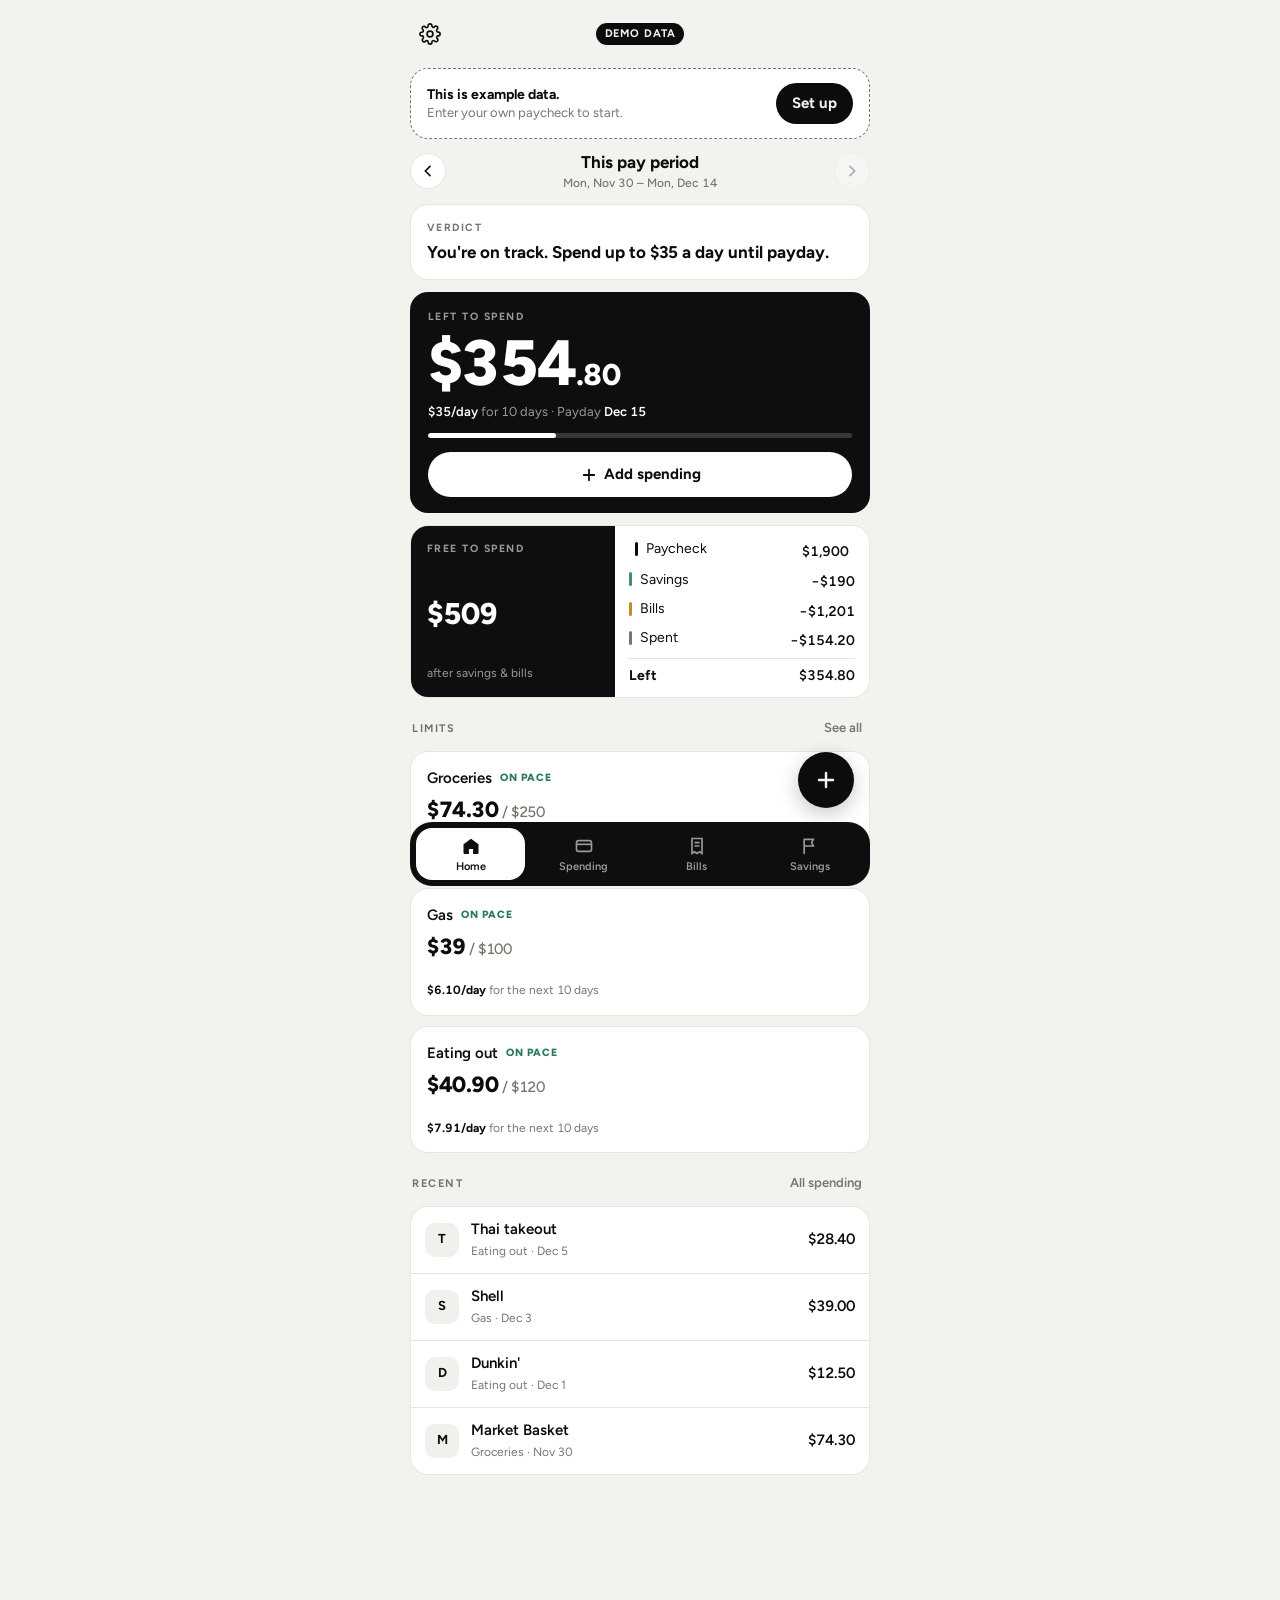
<file: paycheck-planner/index.html>
<!doctype html>
<html lang="en">
<head>
<meta charset="utf-8">
<meta name="viewport" content="width=device-width, initial-scale=1, viewport-fit=cover">
<meta name="apple-mobile-web-app-capable" content="yes">
<meta name="apple-mobile-web-app-status-bar-style" content="black-translucent">
<meta name="theme-color" content="#0e0e10">
<meta name="apple-mobile-web-app-title" content="Paycheck">
<link rel="manifest" href="manifest.webmanifest">
<link rel="apple-touch-icon" href="apple-touch-icon.png">
<link rel="icon" href="icon-192.png">
<style>:root{padding-top:env(safe-area-inset-top,0px);padding-bottom:env(safe-area-inset-bottom,0px)}body{margin:0}img{max-width:100%}[hidden]{display:none!important}</style>
<title>Paycheck Planner</title>
<link rel="preconnect" href="https://fonts.googleapis.com">
<link rel="preconnect" href="https://fonts.gstatic.com" crossorigin>
<link rel="stylesheet" href="https://fonts.googleapis.com/css2?family=Figtree:wght@400;500;600;700;800&display=swap">
<style>
/* Layout: one phone-width column of cards over a quiet ground; a black hero card carries the one number that matters; pill tab bar pinned to the bottom. */
:root{
  --ground:#f2f2ef; --card:#ffffff; --ink:#0c0c0d; --muted:#76766f; --line:#e5e5e0;
  --hero:#0e0e10; --hero-ink:#ffffff; --hero-muted:#9a9a94; --hero-track:#38383b;
  --chip:#f0f0ec; --amber:#a96b12; --green:#2c7a55; --red:#c8402f;
  --amber-bar:#c48a2c; --green-bar:#3f8f69;
  --accent:var(--ink); --accent-ink:var(--ground);
  --bar:#0e0e10; --bar-ink:#9a9a94; --bar-active:#ffffff; --bar-active-ink:#0e0e10;
  --font:"Figtree",ui-sans-serif,system-ui,-apple-system,"Segoe UI",sans-serif;
  --r:18px;
}
@media (prefers-color-scheme: dark){:root:not([data-theme="light"]){
  --ground:#000000; --card:#151516; --ink:#f3f3f0; --muted:#8e8e88; --line:#262628;
  --hero:#f3f3f0; --hero-ink:#0c0c0d; --hero-muted:#6a6a65; --hero-track:#d6d6d1;
  --chip:#222224; --amber:#e0a647; --green:#5cbf8c; --red:#ef6b5a;
  --amber-bar:#d99a39; --green-bar:#4fae7e; color-scheme:dark;
}}
:root[data-theme="dark"]{
  --ground:#000000; --card:#151516; --ink:#f3f3f0; --muted:#8e8e88; --line:#262628;
  --hero:#f3f3f0; --hero-ink:#0c0c0d; --hero-muted:#6a6a65; --hero-track:#d6d6d1;
  --chip:#222224; --amber:#e0a647; --green:#5cbf8c; --red:#ef6b5a;
  --amber-bar:#d99a39; --green-bar:#4fae7e; color-scheme:dark;
}
/* Color themes: the hero card and tab bar take the theme color in both modes; buttons use a lighter tint in dark mode. */
:root[data-accent="forest"]{--hero:#1e4a37;--hero-ink:#fff;--hero-muted:#a9c9b9;--hero-track:#3d6a57;--bar:#1e4a37;--bar-ink:#a9c9b9;--bar-active-ink:#1e4a37;--accent:#1e4a37;--accent-ink:#fff}
:root[data-accent="ocean"]{--hero:#1b3f73;--hero-ink:#fff;--hero-muted:#a9bfdf;--hero-track:#3c5e92;--bar:#1b3f73;--bar-ink:#a9bfdf;--bar-active-ink:#1b3f73;--accent:#1b3f73;--accent-ink:#fff}
:root[data-accent="plum"]{--hero:#4b2a63;--hero-ink:#fff;--hero-muted:#c7b0d8;--hero-track:#6b4a83;--bar:#4b2a63;--bar-ink:#c7b0d8;--bar-active-ink:#4b2a63;--accent:#4b2a63;--accent-ink:#fff}
:root[data-accent="ember"]{--hero:#93360f;--hero-ink:#fff;--hero-muted:#f0c0a8;--hero-track:#b65a33;--bar:#93360f;--bar-ink:#f0c0a8;--bar-active-ink:#93360f;--accent:#93360f;--accent-ink:#fff}
:root[data-accent="rose"]{--hero:#8a2b4d;--hero-ink:#fff;--hero-muted:#ecb5c8;--hero-track:#ad4e70;--bar:#8a2b4d;--bar-ink:#ecb5c8;--bar-active-ink:#8a2b4d;--accent:#8a2b4d;--accent-ink:#fff}
@media (prefers-color-scheme: dark){
  :root:not([data-theme="light"])[data-accent="forest"]{--accent:#6cc59a;--accent-ink:#0c0c0d}
  :root:not([data-theme="light"])[data-accent="ocean"]{--accent:#86aceb;--accent-ink:#0c0c0d}
  :root:not([data-theme="light"])[data-accent="plum"]{--accent:#c6a0e3;--accent-ink:#0c0c0d}
  :root:not([data-theme="light"])[data-accent="ember"]{--accent:#f08d60;--accent-ink:#0c0c0d}
  :root:not([data-theme="light"])[data-accent="rose"]{--accent:#f08db1;--accent-ink:#0c0c0d}
}
:root[data-theme="dark"][data-accent="forest"]{--accent:#6cc59a;--accent-ink:#0c0c0d}
:root[data-theme="dark"][data-accent="ocean"]{--accent:#86aceb;--accent-ink:#0c0c0d}
:root[data-theme="dark"][data-accent="plum"]{--accent:#c6a0e3;--accent-ink:#0c0c0d}
:root[data-theme="dark"][data-accent="ember"]{--accent:#f08d60;--accent-ink:#0c0c0d}
:root[data-theme="dark"][data-accent="rose"]{--accent:#f08db1;--accent-ink:#0c0c0d}
.swatches{display:grid;grid-template-columns:repeat(6,1fr);gap:8px}
.swatch{display:flex;flex-direction:column;align-items:center;gap:5px;font-size:11px;font-weight:600;color:var(--muted);padding:6px 0;border-radius:12px}
.swatch i{width:34px;height:34px;border-radius:50%;display:block;border:2px solid var(--ground);box-shadow:0 0 0 1px var(--line)}
.swatch[aria-pressed="true"]{color:var(--ink)}
.swatch[aria-pressed="true"] i{box-shadow:0 0 0 2px var(--ink)}
*{box-sizing:border-box}
html,body{background:var(--ground)}
body{color:var(--ink);font-family:var(--font);font-size:15px;line-height:1.4;-webkit-font-smoothing:antialiased;padding:0 16px}
.num{font-variant-numeric:tabular-nums}
button{font:inherit;color:inherit;cursor:pointer;border:0;background:none}
button:focus-visible,input:focus-visible,select:focus-visible{outline:2px solid var(--ink);outline-offset:2px}
#app{max-width:460px;margin:0 auto;padding-block:12px 140px;display:flex;flex-direction:column;gap:12px}

.top{display:flex;align-items:center;justify-content:space-between;gap:8px;min-height:44px}
.iconbtn{width:40px;height:40px;border-radius:50%;display:grid;place-items:center;color:var(--ink)}
.iconbtn:hover{background:var(--chip)}
.iconbtn svg{width:22px;height:22px}
.toplabel{font-size:13px;color:var(--muted);font-weight:500;text-align:center}
.pill-demo{display:inline-block;background:var(--ink);color:var(--ground);font-size:11px;font-weight:700;letter-spacing:.08em;text-transform:uppercase;padding:3px 9px;border-radius:99px}

.weeknav{display:flex;align-items:center;justify-content:space-between;gap:8px}
.weeknav h1{font-size:17px;font-weight:700;margin:0;text-align:center}
.weeknav small{display:block;font-size:12px;color:var(--muted);font-weight:500}
.navbtn{width:36px;height:36px;border-radius:50%;background:var(--card);border:1px solid var(--line);display:grid;place-items:center}
.navbtn:disabled{opacity:.3;cursor:default}
.navbtn svg{width:16px;height:16px}

.card{background:var(--card);border:1px solid var(--line);border-radius:var(--r);padding:16px}
.eyebrow{font-size:10.5px;font-weight:700;letter-spacing:.14em;text-transform:uppercase;color:var(--muted);margin:0 0 6px}
.verdict{font-size:17px;font-weight:700;line-height:1.3;margin:0;text-wrap:balance}

.hero{background:var(--hero);color:var(--hero-ink);border-radius:var(--r);padding:18px 18px 16px}
.hero .eyebrow{color:var(--hero-muted)}
.big{font-size:64px;font-weight:800;letter-spacing:-.04em;line-height:1;margin:2px 0 8px}
.big .cents{font-size:30px;letter-spacing:-.02em}
.big.neg{color:var(--red)}
.heroline{font-size:13px;color:var(--hero-muted)}
.heroline b{color:var(--hero-ink);font-weight:600}
.bar{height:5px;border-radius:9px;background:var(--line);overflow:hidden;margin-top:12px}
.hero .bar{background:var(--hero-track)}
.bar i{display:block;height:100%;border-radius:9px;background:var(--ink)}
.hero .bar i{background:var(--hero-ink)}
.bar i.amber{background:var(--amber-bar)} .bar i.green{background:var(--green-bar)} .bar i.red{background:var(--red)}
.herobtn{margin-top:14px;width:100%;background:var(--hero-ink);color:var(--hero);font-weight:700;border-radius:99px;padding:12px;display:flex;align-items:center;justify-content:center;gap:6px}

.split{display:grid;grid-template-columns:1fr 1.25fr;border-radius:var(--r);overflow:hidden;border:1px solid var(--line);background:var(--card)}
.split .l{background:var(--hero);color:var(--hero-ink);padding:16px;display:flex;flex-direction:column;justify-content:space-between;gap:8px}
.split .l .eyebrow{color:var(--hero-muted)}
.split .l .v{font-size:30px;font-weight:800;letter-spacing:-.03em}
.split .l small{color:var(--hero-muted);font-size:12px}
.split .r{padding:12px 14px;display:flex;flex-direction:column;gap:7px;justify-content:center;min-width:0}
.row{display:flex;justify-content:space-between;align-items:baseline;gap:10px;font-size:14px}
.row span:first-child{display:flex;align-items:center;gap:8px;color:var(--ink)}
.row .tick{width:3px;height:14px;border-radius:2px;background:var(--muted)}
.row b{font-weight:600}
.row.total{border-top:1px solid var(--line);padding-top:7px;font-weight:700}

.paycard{display:flex;align-items:center;gap:12px;justify-content:space-between}
.paycard p{margin:0;font-size:14px;color:var(--muted)}
.paycard strong{display:block;color:var(--ink);font-size:15px}
.btn{background:var(--accent);color:var(--accent-ink);font-weight:700;border-radius:99px;padding:10px 16px;white-space:nowrap}
.btn.ghost{background:var(--chip);color:var(--ink)}
.btn.danger{background:var(--red);color:#fff}
.btn.full{width:100%;padding:14px}

.banner{background:var(--card);border:1px dashed var(--muted);border-radius:var(--r);padding:14px 16px;display:flex;align-items:center;justify-content:space-between;gap:12px}
.banner p{margin:0;font-size:14px}
.banner p span{display:block;color:var(--muted);font-size:13px}

.sechead{display:flex;justify-content:space-between;align-items:baseline;margin:8px 2px 0}
.sechead h2{font-size:11px;font-weight:700;letter-spacing:.14em;text-transform:uppercase;color:var(--muted);margin:0}
.sechead button,.sechead span{font-size:13px;color:var(--muted);font-weight:600}

.list{background:var(--card);border:1px solid var(--line);border-radius:var(--r);overflow:hidden}
.item{display:flex;align-items:center;gap:12px;padding:12px 14px;width:100%;text-align:left;border-top:1px solid var(--line)}
.item:first-child{border-top:0}
button.item:hover{background:var(--chip)}
.av{width:34px;height:34px;border-radius:10px;background:var(--chip);display:grid;place-items:center;font-weight:700;font-size:13px;flex:none}
.item .mid{flex:1;min-width:0}
.item .mid b{display:block;font-weight:600;font-size:15px;white-space:nowrap;overflow:hidden;text-overflow:ellipsis}
.item .mid small{color:var(--muted);font-size:12px}
.item .amt{font-weight:600;text-align:right}
.item .amt small{display:block;color:var(--muted);font-weight:500;font-size:12px}
.dayhead{display:flex;justify-content:space-between;font-size:11px;font-weight:700;letter-spacing:.1em;text-transform:uppercase;color:var(--muted);padding:12px 14px 4px;background:var(--card)}
.empty{padding:22px 16px;text-align:center;color:var(--muted);font-size:14px}

.seg{display:flex;background:var(--chip);border-radius:99px;padding:4px;gap:4px}
.seg button{flex:1;border-radius:99px;padding:8px;font-weight:600;font-size:14px;color:var(--muted)}
.seg button[aria-pressed="true"]{background:var(--accent);color:var(--accent-ink)}

.cat{display:flex;flex-direction:column;gap:6px}
.cat .top2{display:flex;justify-content:space-between;align-items:center;gap:8px}
.cat .name{font-weight:600}
.status{font-size:10.5px;font-weight:800;letter-spacing:.08em;text-transform:uppercase}
.status.amber{color:var(--amber)} .status.green{color:var(--green)} .status.red{color:var(--red)} .status.muted{color:var(--muted)}
.cat .val{font-size:22px;font-weight:800;letter-spacing:-.02em}
.cat .val span{font-size:15px;font-weight:500;color:var(--muted)}
.cat small{color:var(--muted);font-size:12px} .cat small b{color:var(--ink)}
.cats{display:flex;flex-direction:column;gap:10px}

.tiles{display:grid;grid-template-columns:1fr 1fr;gap:10px}
.tile{background:var(--chip);border-radius:12px;padding:10px 12px}
.tile small{display:block;font-size:11px;color:var(--muted)}
.tile b{font-size:19px;font-weight:800}

.fab{position:fixed;right:max(16px,calc(50% - 214px));bottom:calc(92px + env(safe-area-inset-bottom,0px));width:56px;height:56px;border-radius:50%;background:var(--accent);color:var(--accent-ink);display:grid;place-items:center;box-shadow:0 6px 20px rgba(0,0,0,.22);z-index:5}
.fab svg{width:24px;height:24px}

nav.tabs{position:fixed;left:0;right:0;bottom:0;padding:0 16px calc(14px + env(safe-area-inset-bottom,0px));z-index:6;pointer-events:none}
nav.tabs .in{max-width:460px;margin:0 auto;background:var(--bar);border-radius:22px;padding:6px;display:grid;grid-template-columns:repeat(4,1fr);gap:4px;pointer-events:auto}
nav.tabs button{color:var(--bar-ink);border-radius:16px;padding:8px 4px 6px;display:flex;flex-direction:column;align-items:center;gap:3px;font-size:11px;font-weight:600}
nav.tabs button svg{width:20px;height:20px}
nav.tabs button[aria-current="page"]{background:var(--bar-active);color:var(--bar-active-ink)}

/* sheet */
.scrim{position:fixed;inset:0;background:rgba(0,0,0,.45);z-index:20;display:flex;align-items:flex-end;justify-content:center;padding:0}
.sheet{background:var(--ground);width:100%;max-width:500px;max-height:92%;overflow:auto;border-radius:24px 24px 0 0;padding:10px 16px calc(20px + env(safe-area-inset-bottom,0px));animation:up .22s ease-out}
@keyframes up{from{transform:translateY(30px);opacity:.6}to{transform:none;opacity:1}}
@media (prefers-reduced-motion: reduce){.sheet{animation:none}}
.grab{width:40px;height:5px;border-radius:9px;background:var(--line);margin:0 auto 10px}
.sheet h3{font-size:20px;font-weight:800;margin:4px 0 14px;letter-spacing:-.01em}
.sheet form{display:flex;flex-direction:column;gap:14px}
.field{display:flex;flex-direction:column;gap:6px}
.field label,.flabel{font-size:12px;font-weight:700;letter-spacing:.06em;text-transform:uppercase;color:var(--muted)}
.field .hint{font-size:12px;color:var(--muted)}
input,select{font:inherit;color:var(--ink);background:var(--card);border:1px solid var(--line);border-radius:12px;padding:12px;width:100%;min-width:0}
.money{position:relative}
.money::before{content:"$";position:absolute;left:12px;top:50%;transform:translateY(-50%);color:var(--muted);font-weight:600}
.money input{padding-left:24px}
.amountin{font-size:40px;font-weight:800;text-align:center;padding:14px 12px 14px 32px;letter-spacing:-.02em}
.money.bigm::before{font-size:28px;left:18px}
.chips{display:flex;flex-wrap:wrap;gap:8px}
.chips button{padding:8px 14px;border-radius:99px;background:var(--card);border:1px solid var(--line);font-weight:600;font-size:14px}
.chips button[aria-pressed="true"]{background:var(--accent);color:var(--accent-ink);border-color:var(--accent)}
.two{display:grid;grid-template-columns:1fr 1fr;gap:10px}
.actions{display:flex;gap:10px}
.actions .btn{flex:1;padding:13px}
.catrow{display:grid;grid-template-columns:1fr 110px 40px;gap:8px;align-items:center}
.confirm{background:var(--card);border:1px solid var(--red);border-radius:12px;padding:12px;display:flex;flex-direction:column;gap:10px;font-size:14px}
.err{color:var(--red);font-size:13px;margin:0}
.toast{position:fixed;left:50%;transform:translateX(-50%);bottom:calc(100px + env(safe-area-inset-bottom,0px));background:var(--ink);color:var(--ground);padding:10px 16px;border-radius:99px;font-size:14px;font-weight:600;z-index:40;max-width:calc(100% - 32px)}
.foot{font-size:12px;color:var(--muted);text-align:center;margin-top:6px}
@media (max-width:360px){.big{font-size:52px}.split{grid-template-columns:1fr}}
</style>

</head>
<body>
<div id="app" aria-live="polite"></div>
<button class="fab" id="fab" aria-label="Add spending"><svg viewBox="0 0 24 24" fill="none" stroke="currentColor" stroke-width="2.4" stroke-linecap="round"><path d="M12 5v14M5 12h14"/></svg></button>
<nav class="tabs" aria-label="Sections"><div class="in" id="tabs"></div></nav>
<div id="sheetroot"></div>
<div id="toastroot"></div>

<script>
(function(){
"use strict";
// ---------- utilities ----------
const $ = s => document.querySelector(s);
const esc = s => String(s ?? "").replace(/[&<>"']/g, c => ({"&":"&amp;","<":"&lt;",">":"&gt;",'"':"&quot;","'":"&#39;"}[c]));
const uid = () => Math.random().toString(36).slice(2, 10);
const r2 = n => Math.round(n * 100) / 100;
function fmt(n, opts = {}) {
  const neg = n < 0; const a = Math.abs(r2(n));
  const cents = opts.cents ?? (a % 1 !== 0);
  const s = a.toLocaleString("en-US", { minimumFractionDigits: cents ? 2 : 0, maximumFractionDigits: cents ? 2 : 0 });
  return (neg ? "−" : "") + "$" + s;
}
function ymd(d) { return d.getFullYear() + "-" + String(d.getMonth() + 1).padStart(2, "0") + "-" + String(d.getDate()).padStart(2, "0"); }
function parse(s) { const [y, m, d] = s.split("-").map(Number); return new Date(y, m - 1, d); }
function addDays(d, n) { const x = new Date(d); x.setDate(x.getDate() + n); return x; }
function today() { const d = new Date(); d.setHours(0, 0, 0, 0); return d; }
const ordinal = n => n + ([, "st", "nd", "rd"][(n % 100 >> 3 ^ 1) && n % 10] || "th");
const DOW = ["Sunday","Monday","Tuesday","Wednesday","Thursday","Friday","Saturday"];
const short = d => d.toLocaleDateString("en-US", { month: "short", day: "numeric" });
const dayName = d => d.toLocaleDateString("en-US", { weekday: "short", month: "short", day: "numeric" });
function daysBetween(a, b) { return Math.round((b - a) / 86400000); }
function periodStartFor(d, payday) { const x = new Date(d); x.setHours(0,0,0,0); const back = (x.getDay() - payday + 7) % 7; return addDays(x, -back); }

const ICON = {
  home: '<svg viewBox="0 0 24 24" fill="currentColor"><path d="M12 3.2 3 10v10.5c0 .6.4 1 1 1h5.5v-6h5v6H20c.6 0 1-.4 1-1V10l-9-6.8Z"/></svg>',
  spend: '<svg viewBox="0 0 24 24" fill="none" stroke="currentColor" stroke-width="2"><rect x="3" y="5.5" width="18" height="13" rx="2.5"/><path d="M3 10h18"/></svg>',
  bills: '<svg viewBox="0 0 24 24" fill="none" stroke="currentColor" stroke-width="2"><path d="M6 3h12v18l-3-2-3 2-3-2-3 2V3Z"/><path d="M9 8h6M9 12h6"/></svg>',
  save: '<svg viewBox="0 0 24 24" fill="none" stroke="currentColor" stroke-width="2" stroke-linecap="round"><path d="M5 21V4M5 4h11l-2 4 2 4H5"/></svg>',
  gear: '<svg viewBox="0 0 24 24" fill="none" stroke="currentColor" stroke-width="1.8"><circle cx="12" cy="12" r="3.2"/><path d="M19.4 15a1.6 1.6 0 0 0 .3 1.8l.1.1a2 2 0 1 1-2.8 2.8l-.1-.1a1.6 1.6 0 0 0-1.8-.3 1.6 1.6 0 0 0-1 1.5V21a2 2 0 1 1-4 0v-.1a1.6 1.6 0 0 0-1-1.5 1.6 1.6 0 0 0-1.8.3l-.1.1a2 2 0 1 1-2.8-2.8l.1-.1a1.6 1.6 0 0 0 .3-1.8 1.6 1.6 0 0 0-1.5-1H3a2 2 0 1 1 0-4h.1a1.6 1.6 0 0 0 1.5-1 1.6 1.6 0 0 0-.3-1.8l-.1-.1a2 2 0 1 1 2.8-2.8l.1.1a1.6 1.6 0 0 0 1.8.3H9a1.6 1.6 0 0 0 1-1.5V3a2 2 0 1 1 4 0v.1a1.6 1.6 0 0 0 1 1.5 1.6 1.6 0 0 0 1.8-.3l.1-.1a2 2 0 1 1 2.8 2.8l-.1.1a1.6 1.6 0 0 0-.3 1.8V9a1.6 1.6 0 0 0 1.5 1H21a2 2 0 1 1 0 4h-.1a1.6 1.6 0 0 0-1.5 1Z"/></svg>',
  left: '<svg viewBox="0 0 24 24" fill="none" stroke="currentColor" stroke-width="2.4" stroke-linecap="round"><path d="m15 5-7 7 7 7"/></svg>',
  right: '<svg viewBox="0 0 24 24" fill="none" stroke="currentColor" stroke-width="2.4" stroke-linecap="round"><path d="m9 5 7 7-7 7"/></svg>',
  plus: '<svg viewBox="0 0 24 24" fill="none" stroke="currentColor" stroke-width="2.4" stroke-linecap="round"><path d="M12 5v14M5 12h14"/></svg>',
  x: '<svg viewBox="0 0 24 24" fill="none" stroke="currentColor" stroke-width="2.2" stroke-linecap="round"><path d="M6 6l12 12M18 6 6 18"/></svg>'
};

// ---------- state ----------
const DEFAULT_CATS = () => [
  { id: uid(), name: "Groceries", limit: 0 }, { id: uid(), name: "Gas", limit: 0 },
  { id: uid(), name: "Eating out", limit: 0 }, { id: uid(), name: "Shopping", limit: 0 },
  { id: uid(), name: "Other", limit: 0 }
];
function demoState() {
  const s = { schedule: "semimonthly", payDays: [15, 31], paycheck: 1900, saveMode: "pct", saveValue: 10, startSavings: 1200, goal: 3000,
    categories: [
      { id: "g", name: "Groceries", limit: 250 }, { id: "gas", name: "Gas", limit: 100 },
      { id: "eat", name: "Eating out", limit: 120 }, { id: "fun", name: "Fun", limit: 80 }, { id: "oth", name: "Other", limit: 0 }],
    bills: [] };
  const t = today();
  const nextMonthDay = d => ymd(new Date(t.getFullYear(), t.getMonth() - 3, d));
  s.bills = [
    { id: "b1", name: "Rent", amount: 1100, freq: "monthly", due: nextMonthDay(1) },
    { id: "b2", name: "Car insurance", amount: 140, freq: "monthly", due: nextMonthDay(18) },
    { id: "b3", name: "Phone", amount: 85, freq: "monthly", due: nextMonthDay(13) },
    { id: "b4", name: "Gym", amount: 30, freq: "monthly", due: nextMonthDay(22) },
    { id: "b5", name: "Streaming", amount: 16, freq: "monthly", due: nextMonthDay(14) }];
  const keys = expectedPaydays(s.payDays, addDays(t, -100), addDays(t, 40));
  let ci = 0; keys.forEach((k, i) => { if (k <= ymd(t)) ci = i; });
  const weeks = {};
  const mk = (back, tx, pay, limitDays) => {
    const k = keys[ci - back]; const len = daysBetween(parse(k), parse(keys[ci - back + 1]));
    const lim = limitDays == null ? len - 1 : limitDays;
    weeks[k] = { paycheck: pay, setAside: r2(pay * 0.1), tx: tx.filter(x => x[0] <= lim).map(([d, amt, c, note]) => ({ id: uid(), date: ymd(addDays(parse(k), d)), amount: amt, cat: c, note })) };
  };
  mk(3, [[0,92.4,"g","Market Basket"],[2,38,"gas","Shell"],[4,24.5,"eat","Chipotle"],[7,88,"g","Stop & Shop"],[9,40,"fun","Movies"],[11,31,"oth","Pharmacy"],[12,41,"gas","Mobil"]], 1900);
  mk(2, [[0,101.2,"g","Market Basket"],[2,45,"gas","Mobil"],[3,18.75,"eat","Dunkin'"],[6,42,"eat","Dinner out"],[8,63,"oth","Haircut"],[10,77.9,"g","Trader Joe's"]], 1900);
  mk(1, [[0,88.1,"g","Market Basket"],[1,41,"gas","Shell"],[3,36,"eat","Pizza"],[6,79.9,"g","Trader Joe's"],[8,22,"fun","Bowling"],[11,15,"eat","Lunch"],[12,52,"gas","Shell"]], 1950);
  mk(0, [[0,74.3,"g","Market Basket"],[1,12.5,"eat","Dunkin'"],[3,39,"gas","Shell"],[5,28.4,"eat","Thai takeout"],[6,96.2,"g","Trader Joe's"],[8,45,"fun","Concert"],[9,18,"eat","Lunch"]], 1900, daysBetween(parse(keys[ci]), t));
  return { settings: s, weeks, demo: true };
}

let state = demoState();
let mode = "demo-local";   // where data lives: "db" | "local"
let view = { tab: "home", weekOffset: 0, spendSeg: "tx" };

// ---------- money logic ----------
function weeklyShare(b) {
  const a = Number(b.amount) || 0;
  return b.freq === "weekly" ? a : b.freq === "biweekly" ? a / 2 : b.freq === "yearly" ? a / 52 : a * 12 / 52;
}
function monthlyEquiv(bills) { return r2(bills.reduce((t, b) => t + weeklyShare(b) * 52 / 12, 0)); }
function nextDue(b, from) {
  let d = parse(b.due); if (isNaN(d)) return null;
  let guard = 0;
  while (d < from && guard++ < 600) {
    if (b.freq === "weekly") d = addDays(d, 7);
    else if (b.freq === "biweekly") d = addDays(d, 14);
    else if (b.freq === "yearly") d = new Date(d.getFullYear() + 1, d.getMonth(), d.getDate());
    else { const day = parse(b.due).getDate(); const m = new Date(d.getFullYear(), d.getMonth() + 1, 1); d = new Date(m.getFullYear(), m.getMonth(), Math.min(day, new Date(m.getFullYear(), m.getMonth() + 1, 0).getDate())); }
  }
  return d;
}
// ---- pay schedule: twice a month; 31 means the last day of the month; weekends roll back to Friday ----
function payDate(y, m, d) {
  const last = new Date(y, m + 1, 0).getDate();
  let x = new Date(y, m, Math.min(d, last));
  if (x.getDay() === 6) x = addDays(x, -1); else if (x.getDay() === 0) x = addDays(x, -2);
  return x;
}
function expectedPaydays(days, from, to) {
  const out = new Set(); const stop = addDays(to, 31);
  for (let i = -1; i < 600; i++) {
    const dt = new Date(from.getFullYear(), from.getMonth() + i, 1);
    if (dt > stop) break;
    days.forEach(d => out.add(ymd(payDate(dt.getFullYear(), dt.getMonth(), Number(d)))));
  }
  return [...out].sort();
}
function payDaysOf() { const p = state.settings.payDays; return Array.isArray(p) && p.length ? p.map(Number) : [15, 31]; }
function periods() {
  const t = today(); const ks = Object.keys(state.weeks).sort();
  let from = addDays(t, -70); if (ks.length && parse(ks[0]) < from) from = addDays(parse(ks[0]), -20);
  const list = expectedPaydays(payDaysOf(), from, addDays(t, 400)).map(k => ({ key: k, expected: parse(k), start: state.weeks[k] && state.weeks[k].start ? parse(state.weeks[k].start) : parse(k) }));
  list.forEach((p, i) => { p.end = list[i + 1] ? addDays(list[i + 1].start, -1) : addDays(p.start, 14); });
  return list;
}
function curIndex() { const t = today(); let i = 0; periods().forEach((p, j) => { if (p.start <= t) i = j; }); return i; }
function weekKeyAt(offset) { const L = periods(); return L[Math.max(0, curIndex() - offset)].key; }
function periodByKey(k) { return periods().find(p => p.key === k); }
function periodFor(d) { if (!d) return null; let r = null; periods().forEach(p => { if (p.start <= d) r = p; }); return r && d <= r.end ? r : null; }
function billsInRange(start, end) {
  const out = [];
  state.settings.bills.forEach(b => { let d = nextDue(b, start), g = 0; while (d && d <= end && g++ < 10) { out.push({ b, d }); d = nextDue(b, addDays(d, 1)); } });
  return out.sort((a, b) => a.d - b.d);
}
const sumBills = arr => r2(arr.reduce((t, x) => t + (Number(x.b.amount) || 0), 0));
function setAsideFor(pay) { const s = state.settings; return r2(s.saveMode === "pct" ? pay * (Number(s.saveValue) || 0) / 100 : Math.min(pay, Number(s.saveValue) || 0)); }
function getWeek(k) { return state.weeks[k] || { tx: [] }; }
function summary(k) {
  const w = getWeek(k); const s = state.settings;
  const P = periodByKey(k) || { start: parse(k), end: addDays(parse(k), 14), expected: parse(k) };
  const entered = typeof w.paycheck === "number";
  const pay = entered ? w.paycheck : Number(s.paycheck) || 0;
  const setAside = entered && typeof w.setAside === "number" ? w.setAside : setAsideFor(pay);
  const bills = sumBills(billsInRange(P.start, P.end));
  const free = r2(pay - setAside - bills);
  const spent = r2((w.tx || []).reduce((t, x) => t + (Number(x.amount) || 0), 0));
  const start = P.start, end = P.end, t = today();
  const len = daysBetween(start, end) + 1;
  const ended = t > end, future = t < start;
  const daysLeft = ended ? 0 : future ? len : daysBetween(t, end) + 1;
  const elapsed = ended ? 1 : future ? 0 : (daysBetween(start, t) + 1) / len;
  return { w, entered, pay, setAside, bills, free, spent, left: r2(free - spent), start, end, expected: P.expected, ended, daysLeft, elapsed };
}
// Move data onto the current pay schedule. sumChecks: true when converting from weekly (two weekly checks ≈ one semi-monthly check).
function rebucket(oldWeeks, sumChecks) {
  const nw = {}; const ks = Object.keys(oldWeeks).sort(); const t = today();
  const from = ks.length ? addDays(parse(ks[0]), -40) : addDays(t, -70);
  const exp = expectedPaydays(payDaysOf(), from, addDays(t, 60));
  const keyFor = d => { const s = ymd(d); let r = exp[0]; exp.forEach(k => { if (k <= s) r = k; }); return r; };
  ks.forEach(ok => {
    const w = oldWeeks[ok];
    (w.tx || []).forEach(x => { const k = keyFor(parse(x.date)); (nw[k] = nw[k] || { tx: [] }).tx.push(x); });
    if (typeof w.paycheck === "number") {
      const k = keyFor(parse(w.start || ok)); const n = (nw[k] = nw[k] || { tx: [] });
      if (typeof n.paycheck !== "number") { n.paycheck = w.paycheck; n.setAside = Number(w.setAside) || 0; }
      else if (sumChecks) { n.paycheck = r2(n.paycheck + w.paycheck); n.setAside = r2(n.setAside + (Number(w.setAside) || 0)); }
    }
  });
  return nw;
}
function replaceWeeks(nw) {
  const old = Object.keys(state.weeks); state.weeks = nw;
  old.forEach(k => { if (!nw[k] && base) dbWrite(base + "/settings/weeks/" + k, null); });
  Object.keys(nw).forEach(saveWeek); lsSave();
}
let migrated = false;
function ensureSchedule() {
  const s = state.settings; if (s.schedule === "semimonthly") return false;
  const f = 52 / 24;
  s.schedule = "semimonthly"; s.payDays = [15, 31]; delete s.payday;
  if (s.paycheck) s.paycheck = Math.round(s.paycheck * f);
  if (s.saveMode === "amt" && s.saveValue) s.saveValue = Math.round(s.saveValue * f);
  (s.categories || []).forEach(c => { if (c.limit) c.limit = Math.round(c.limit * f); });
  replaceWeeks(rebucket(state.weeks, true)); saveSettings(); migrated = true;
  return true;
}

function catStats(k) {
  const S = summary(k);
  return state.settings.categories.map(c => {
    const spent = r2((S.w.tx || []).filter(x => x.cat === c.id).reduce((t, x) => t + x.amount, 0));
    const lim = Number(c.limit) || 0;
    let status = "muted", label = "No limit";
    if (lim > 0) {
      const ratio = spent / lim;
      if (spent > lim) { status = "red"; label = "Over"; }
      else if (!S.ended && ratio > S.elapsed + 0.15) { status = "amber"; label = "Running hot"; }
      else { status = "green"; label = S.ended ? "Stayed under" : "On pace"; }
    }
    return { ...c, spent, lim, status, label, perDay: S.daysLeft > 0 && lim > 0 ? Math.max(0, (lim - spent) / S.daysLeft) : 0 };
  });
}
function savingsTotal() {
  let total = Number(state.settings.startSavings) || 0; const rows = [];
  Object.keys(state.weeks).sort().forEach(k => {
    const S = summary(k);
    if (!S.entered) return;
    const lo = S.ended ? S.left : 0;
    total += S.setAside + lo;
    rows.push({ k, S, lo });
  });
  return { total: r2(total), rows: rows.reverse() };
}
function verdict(k) {
  const S = summary(k); const cats = catStats(k);
  if (S.ended) return S.left >= 0 ? `This pay period ended with ${fmt(S.left)} left. It went to savings.` : `This pay period ran ${fmt(-S.left)} over. It came out of savings.`;
  if (!S.entered && !state.demo) return `Your check was due ${dayName(S.expected)}. Enter it to lock in this pay period.`;
  if (S.left < 0) return `You're ${fmt(-S.left)} over this pay period. That will come out of savings.`;
  const over = cats.filter(c => c.status === "red").sort((a, b) => (b.spent - b.lim) - (a.spent - a.lim))[0];
  if (over) return `${over.name} is ${fmt(over.spent - over.lim)} over its ${fmt(over.lim)} limit.`;
  const hot = cats.filter(c => c.status === "amber")[0];
  if (hot) return `${hot.name} is running hot: ${fmt(hot.spent)} of ${fmt(hot.lim)} with ${S.daysLeft} day${S.daysLeft === 1 ? "" : "s"} left.`;
  return `You're on track. Spend up to ${fmt(S.left / Math.max(1, S.daysLeft), { cents: false })} a day until payday.`;
}

// ---------- appearance ----------
const THEMES = [["mono", "Mono", "#0e0e10"], ["forest", "Forest", "#1e4a37"], ["ocean", "Ocean", "#1b3f73"], ["plum", "Plum", "#4b2a63"], ["ember", "Ember", "#93360f"], ["rose", "Rose", "#8a2b4d"]];
const LOOK = "paycheck-planner-look";
const hostTheme = document.documentElement.getAttribute("data-theme");
let look = { accent: "mono", appearance: "system" };
try { look = { ...look, ...(JSON.parse(localStorage.getItem(LOOK) || "{}")) }; } catch (e) {}
function applyLook() {
  const r = document.documentElement;
  if (look.accent && look.accent !== "mono") r.setAttribute("data-accent", look.accent); else r.removeAttribute("data-accent");
  if (look.appearance === "light" || look.appearance === "dark") r.setAttribute("data-theme", look.appearance);
  else if (hostTheme) r.setAttribute("data-theme", hostTheme); else r.removeAttribute("data-theme");
}
function setLook(patch) {
  look = { ...look, ...patch }; applyLook();
  try { localStorage.setItem(LOOK, JSON.stringify(look)); } catch (e) {}
  if (!state.demo) { state.settings.look = { ...look }; saveSettings(); }
}
function lookControls() {
  return `<div class="field"><span class="flabel">Color theme</span><div class="swatches" role="group" aria-label="Color theme">${THEMES.map(([id, l, c]) => `<button type="button" class="swatch" data-accent="${id}" aria-pressed="${look.accent === id}"><i style="background:${c}"></i>${l}</button>`).join("")}</div></div>
    <div class="field"><span class="flabel">Mode</span><div class="seg" role="group" aria-label="Mode">${[["system", "System"], ["light", "Light"], ["dark", "Dark"]].map(([id, l]) => `<button type="button" data-appear="${id}" aria-pressed="${look.appearance === id}">${l}</button>`).join("")}</div></div>`;
}
function bindLook(sh) {
  sh.querySelectorAll("[data-accent]").forEach(b => b.addEventListener("click", () => { setLook({ accent: b.dataset.accent }); sh.querySelectorAll("[data-accent]").forEach(z => z.setAttribute("aria-pressed", z === b)); }));
  sh.querySelectorAll("[data-appear]").forEach(b => b.addEventListener("click", () => { setLook({ appearance: b.dataset.appear }); sh.querySelectorAll("[data-appear]").forEach(z => z.setAttribute("aria-pressed", z === b)); }));
}
applyLook();

// ---------- persistence ----------
const LS = "paycheck-planner-v1";
let db = null, base = null;
const queues = {};
function lsSave() { if (state.demo) return; try { localStorage.setItem(LS, JSON.stringify({ settings: state.settings, weeks: state.weeks })); } catch (e) {} }
function lsLoad() { try { const v = JSON.parse(localStorage.getItem(LS) || "null"); return v && v.settings ? v : null; } catch (e) { return null; } }
function clone(o) { return JSON.parse(JSON.stringify(o)); }
function dbWrite(path, data) {
  if (!db) return;
  const q = queues[path] || (queues[path] = { busy: false, next: undefined });
  q.next = data === null ? null : clone(data);
  if (q.busy) return;
  const pump = async () => {
    q.busy = true;
    while (q.next !== undefined) {
      const d = q.next; q.next = undefined;
      try { d === null ? await db.doc(path).delete() : await db.doc(path).set(d); }
      catch (e) { toast("Couldn't save to your account. Changes are kept on this device."); }
    }
    q.busy = false;
  };
  pump();
}
function saveSettings() { lsSave(); if (base) dbWrite(base + "/settings", state.settings); }
function saveWeek(k) { lsSave(); if (base) dbWrite(base + "/settings/weeks/" + k, state.weeks[k] || null); }
async function connect() {
  if (!window.claude || typeof window.claude.use !== "function") return;
  try {
    const [d, u] = await Promise.all([window.claude.use("db"), window.claude.use("user")]);
    if (!d || !u) return;
    const id = await u.id(); if (!id) return;
    const b = "data/users/" + id;
    const sSnap = await d.doc(b + "/settings").get();
    const wSnap = await d.doc(b + "/settings").collection("weeks").limit(1000).get();
    db = d; base = b; mode = "db";
    if (sSnap.exists) {
      const weeks = {}; wSnap.docs.forEach(x => { if (x.exists) weeks[x.id] = clone(x.data()); });
      state = { settings: clone(sSnap.data()), weeks, demo: false };
      ensureSchedule();
      if (state.settings.look) { look = { ...look, ...state.settings.look }; applyLook(); try { localStorage.setItem(LOOK, JSON.stringify(look)); } catch (e) {} }
      lsSave(); render();
    } else if (!state.demo) {
      saveSettings(); Object.keys(state.weeks).forEach(saveWeek);
    }
  } catch (e) { /* stay on this device */ }
}

// ---------- rendering ----------
function moneyBig(n) {
  const neg = n < 0; const a = Math.abs(r2(n));
  const whole = Math.floor(a).toLocaleString("en-US"); const c = Math.round((a % 1) * 100);
  return `<div class="big num${neg ? " neg" : ""}">${neg ? "−" : ""}$${whole}${c ? `<span class="cents">.${String(c).padStart(2, "0")}</span>` : ""}</div>`;
}
function topbar(center) {
  return `<div class="top"><button class="iconbtn" data-act="settings" aria-label="Settings">${ICON.gear}</button>
  <div class="toplabel">${state.demo ? '<span class="pill-demo">Demo data</span>' : center}</div><span style="width:40px"></span></div>`;
}
function weeknav(k) {
  const S = summary(k);
  const label = view.weekOffset === 0 ? "This pay period" : view.weekOffset === 1 ? "Last pay period" : `${view.weekOffset} pay periods ago`;
  const hasOlder = Object.keys(state.weeks).some(x => x < k);
  return `<div class="weeknav"><button class="navbtn" data-act="older" aria-label="Earlier pay period" ${hasOlder ? "" : "disabled"}>${ICON.left}</button>
  <h1>${label}<small class="num">${dayName(S.start)} – ${dayName(S.end)}</small></h1>
  <button class="navbtn" data-act="newer" aria-label="Later pay period" ${view.weekOffset === 0 ? "disabled" : ""}>${ICON.right}</button></div>`;
}
function demoBanner() {
  return state.demo ? `<div class="banner"><p><b>This is example data.</b><span>Enter your own paycheck to start.</span></p><button class="btn" data-act="setup">Set up</button></div>` : "";
}
function txAvatar(name) { return esc((name || "?").trim().slice(0, 1).toUpperCase()); }
function catName(id) { const c = state.settings.categories.find(c => c.id === id); return c ? c.name : "Uncategorized"; }

function renderHome() {
  const k = weekKeyAt(view.weekOffset); const S = summary(k);
  const perDay = S.daysLeft > 0 ? Math.max(0, S.left) / S.daysLeft : 0;
  const pct = S.free > 0 ? Math.min(100, (S.spent / S.free) * 100) : 100;
  const nextPay = addDays(S.end, 1);
  let html = topbar("Paycheck Planner") + demoBanner() + weeknav(k);
  html += `<div class="card"><p class="eyebrow">${S.ended ? "How it went" : "Verdict"}</p><p class="verdict">${esc(verdict(k))}</p></div>`;
  html += `<div class="hero"><p class="eyebrow">${S.ended ? "Left at the end" : "Left to spend"}${!S.entered ? " · estimated" : ""}</p>${moneyBig(S.left)}
    <div class="heroline num">${S.ended ? `Spent <b>${fmt(S.spent)}</b> of <b>${fmt(S.free)}</b>` :
      `<b>${fmt(perDay, { cents: false })}/day</b> for ${S.daysLeft} day${S.daysLeft === 1 ? "" : "s"} · Payday <b>${short(nextPay)}</b>`}</div>
    <div class="bar" role="img" aria-label="${Math.round(pct)} percent of spending money used"><i style="width:${pct}%"></i></div>
    ${S.ended ? "" : `<button class="herobtn" data-act="add">${ICON.plus.replace('<svg', '<svg width="18" height="18"')} Add spending</button>`}</div>`;
  if (!S.entered && !S.ended && !state.demo) {
    html += `<div class="card paycard"><p><strong>Got paid ${dayName(S.expected)}?</strong>Using your usual ${fmt(state.settings.paycheck)} until you enter it.</p><button class="btn" data-act="paycheck" data-k="${k}">Enter check</button></div>`;
  }
  html += `<div class="split"><div class="l"><p class="eyebrow">Free to spend</p><div class="v num">${fmt(S.free, { cents: false })}</div><small>after savings &amp; bills</small></div>
    <div class="r num">
      <button class="row" data-act="paycheck" data-k="${k}" style="width:100%" aria-label="Edit paycheck"><span><i class="tick" style="background:var(--ink)"></i>Paycheck</span><b>${fmt(S.pay)}</b></button>
      <div class="row"><span><i class="tick" style="background:var(--green-bar)"></i>Savings</span><b>−${fmt(S.setAside)}</b></div>
      <div class="row"><span><i class="tick" style="background:var(--amber-bar)"></i>Bills</span><b>−${fmt(S.bills)}</b></div>
      <div class="row"><span><i class="tick"></i>Spent</span><b>−${fmt(S.spent)}</b></div>
      <div class="row total"><span>Left</span><b>${fmt(S.left)}</b></div>
    </div></div>`;
  const cats = catStats(k).filter(c => c.lim > 0 || c.spent > 0).sort((a, b) => ({ red: 0, amber: 1, green: 2, muted: 3 }[a.status] - { red: 0, amber: 1, green: 2, muted: 3 }[b.status])).slice(0, 3);
  if (cats.length) {
    html += `<div class="sechead"><h2>Limits</h2><button data-act="tab" data-tab="spend" data-seg="cat">See all</button></div><div class="cats">${cats.map(catCard).join("")}</div>`;
  }
  const tx = [...(S.w.tx || [])].sort((a, b) => b.date.localeCompare(a.date)).slice(0, 4);
  html += `<div class="sechead"><h2>Recent</h2><button data-act="tab" data-tab="spend" data-seg="tx">All spending</button></div>`;
  html += tx.length ? `<div class="list">${tx.map(txRow).join("")}</div>` : `<div class="list"><div class="empty">Nothing spent yet this pay period. Tap + when you buy something.</div></div>`;
  return html;
}
function catCard(c) {
  const pct = c.lim > 0 ? Math.min(100, c.spent / c.lim * 100) : 0;
  return `<button class="card cat" data-act="editcats" style="text-align:left;width:100%"><div class="top2"><span class="name">${esc(c.name)}</span><span class="status ${c.status}">${c.label}</span></div>
    <div class="val num">${fmt(c.spent)}${c.lim > 0 ? `<span> / ${fmt(c.lim)}</span>` : ""}</div>
    ${c.lim > 0 ? `<div class="bar" style="margin-top:2px"><i class="${c.status === "muted" ? "" : c.status}" style="width:${pct}%"></i></div>
    <small class="num">${c.status === "red" ? `<b>${fmt(c.spent - c.lim)}</b> over the limit` : c.perDay > 0 ? `<b>${fmt(c.perDay)}/day</b> for the next ${summary(weekKeyAt(view.weekOffset)).daysLeft} days` : `${fmt(c.lim - c.spent)} under the limit`}</small>` : `<small>Tap to set a limit</small>`}</button>`;
}
function txRow(x) {
  return `<button class="item" data-act="edittx" data-id="${x.id}"><span class="av">${txAvatar(x.note || catName(x.cat))}</span>
    <span class="mid"><b>${esc(x.note || catName(x.cat))}</b><small>${esc(catName(x.cat))} · ${short(parse(x.date))}</small></span>
    <span class="amt num">${fmt(x.amount, { cents: true })}</span></button>`;
}
function renderSpend() {
  const k = weekKeyAt(view.weekOffset); const S = summary(k);
  let html = topbar("Spending") + weeknav(k);
  html += `<div class="card"><p class="eyebrow">Spent this pay period</p><div class="num" style="font-size:40px;font-weight:800;letter-spacing:-.03em;line-height:1.05">${fmt(S.spent, { cents: true })}</div>
    <div style="color:var(--muted);font-size:13px;margin-top:4px" class="num">of ${fmt(S.free)} free to spend · ${fmt(S.left)} left</div></div>`;
  html += `<div class="seg" role="group" aria-label="View"><button data-act="seg" data-seg="tx" aria-pressed="${view.spendSeg === "tx"}">Transactions</button><button data-act="seg" data-seg="cat" aria-pressed="${view.spendSeg === "cat"}">Limits</button></div>`;
  if (view.spendSeg === "tx") {
    const tx = [...(S.w.tx || [])].sort((a, b) => b.date.localeCompare(a.date) || 0);
    if (!tx.length) html += `<div class="list"><div class="empty">No spending logged for this pay period.</div></div>`;
    else {
      const groups = {}; tx.forEach(x => (groups[x.date] = groups[x.date] || []).push(x));
      html += `<div class="list">` + Object.keys(groups).sort().reverse().map(d => {
        const tot = groups[d].reduce((t, x) => t + x.amount, 0);
        const label = d === ymd(today()) ? "Today" : d === ymd(addDays(today(), -1)) ? "Yesterday" : dayName(parse(d));
        return `<div class="dayhead num"><span>${label}</span><span>${fmt(tot, { cents: true })}</span></div>` + groups[d].map(txRow).join("");
      }).join("") + `</div>`;
    }
  } else {
    const cats = catStats(k);
    const unc = r2((S.w.tx || []).filter(x => !state.settings.categories.some(c => c.id === x.cat)).reduce((t, x) => t + x.amount, 0));
    const limTotal = cats.reduce((t, c) => t + c.lim, 0);
    html += `<div class="sechead"><h2>Limits per pay period · ${fmt(limTotal)}</h2><button data-act="editcats">Edit</button></div>`;
    html += `<div class="cats">${cats.map(catCard).join("")}${unc ? `<div class="card cat"><div class="top2"><span class="name">Uncategorized</span></div><div class="val num">${fmt(unc)}</div></div>` : ""}</div>`;
  }
  return html;
}
function renderBills() {
  const s = state.settings; const L = periods(); const ci = curIndex(); const C = L[ci], N = L[ci + 1];
  const dueC = billsInRange(C.start, C.end), dueN = N ? billsInRange(N.start, N.end) : [];
  let html = topbar("Bills");
  html += `<div class="card"><p class="eyebrow">Due this pay period</p><div class="num" style="font-size:44px;font-weight:800;letter-spacing:-.03em;line-height:1.05">${fmt(sumBills(dueC))}</div>
    <p style="margin:4px 0 12px;color:var(--muted);font-size:13px">Each bill comes out of the check you get before it's due, so the full amount sits against that paycheck.</p>
    <div class="tiles num"><div class="tile"><small>Next check · ${N ? short(N.start) : ""}</small><b>${fmt(sumBills(dueN), { cents: false })}</b></div><div class="tile"><small>A month</small><b>${fmt(monthlyEquiv(s.bills), { cents: false })}</b></div></div></div>`;
  html += `<div class="sechead"><h2>This pay period · ${short(C.start)} – ${short(C.end)}</h2><span class="num">${fmt(sumBills(dueC))}</span></div>`;
  html += dueC.length ? `<div class="list">${dueC.map(x => billRow(x.b, x.d)).join("")}</div>` : `<div class="list"><div class="empty">Nothing due before your next payday.</div></div>`;
  if (N) {
    html += `<div class="sechead"><h2>Next pay period · ${short(N.start)} – ${short(N.end)}</h2><span class="num">${fmt(sumBills(dueN))}</span></div>`;
    html += dueN.length ? `<div class="list">${dueN.map(x => billRow(x.b, x.d)).join("")}</div>` : `<div class="list"><div class="empty">Nothing due next pay period.</div></div>`;
  }
  const all = s.bills.map(b => ({ b, d: nextDue(b, today()) })).sort((a, b) => (a.d || 0) - (b.d || 0));
  html += `<div class="sechead"><h2>All bills · ${s.bills.length}</h2><button data-act="addbill">+ Add bill</button></div>`;
  html += all.length ? `<div class="list">${all.map(x => billRow(x.b, x.d, true)).join("")}</div>` :
    `<div class="list"><div class="empty">Add rent, phone, insurance and subscriptions. Each one comes out of the paycheck before it's due.<div style="margin-top:12px"><button class="btn" data-act="addbill">Add your first bill</button></div></div></div>`;
  return html;
}
const FREQ = { monthly: "Monthly", weekly: "Weekly", biweekly: "Every 2 weeks", yearly: "Yearly" };
function billRow(b, d, showCheck) {
  const days = d ? daysBetween(today(), d) : null;
  const when = d ? `Due ${short(d)}${days === 0 ? " · today" : days > 0 ? ` · in ${days} day${days === 1 ? "" : "s"}` : ""}` : "";
  const p = showCheck ? periodFor(d) : null;
  return `<button class="item" data-act="editbill" data-id="${b.id}"><span class="av">${txAvatar(b.name)}</span>
    <span class="mid"><b>${esc(b.name)}</b><small>${FREQ[b.freq] || ""} · ${when}</small></span>
    <span class="amt num">${fmt(Number(b.amount))}${p ? `<small>${short(p.start)} check</small>` : ""}</span></button>`;
}

function renderSave() {
  const s = state.settings; const { total, rows } = savingsTotal();
  const goal = Number(s.goal) || 0;
  const cur = summary(weekKeyAt(0));
  let html = topbar("Savings");
  html += `<div class="hero"><p class="eyebrow">Total saved</p>${moneyBig(total)}
    <div class="heroline num">${goal > 0 ? `<b>${Math.min(100, Math.round(total / goal * 100))}%</b> of your ${fmt(goal)} goal` : `Set a goal in settings to track progress`}</div>
    ${goal > 0 ? `<div class="bar"><i style="width:${Math.min(100, total / goal * 100)}%"></i></div>` : ""}</div>`;
  html += `<div class="tiles num"><div class="tile" style="background:var(--card);border:1px solid var(--line)"><small>From each check</small><b>${s.saveMode === "pct" ? `${Number(s.saveValue)}%` : fmt(Number(s.saveValue))}</b></div>
    <div class="tile" style="background:var(--card);border:1px solid var(--line)"><small>This check</small><b>${fmt(cur.setAside)}</b></div></div>`;
  html += `<p class="foot" style="text-align:left;margin:0 2px">Each check, your set-aside goes to savings. When a pay period ends, whatever is left goes to savings too. If you overspend, it comes out of savings.</p>`;
  html += `<div class="sechead"><h2>History</h2><span class="num">Started with ${fmt(Number(s.startSavings) || 0)}</span></div>`;
  html += rows.length ? `<div class="list">${rows.map(r => `<div class="item"><span class="mid"><b class="num">${short(r.S.start)} – ${short(r.S.end)}</b><small class="num">Set aside ${fmt(r.S.setAside)}${r.S.ended ? ` · Leftover ${r.lo >= 0 ? "+" : ""}${fmt(r.lo)}` : " · in progress"}</small></span>
    <span class="amt num" style="color:${r.S.setAside + r.lo < 0 ? "var(--red)" : "var(--green)"}">${r.S.setAside + r.lo >= 0 ? "+" : ""}${fmt(r.S.setAside + r.lo)}</span></div>`).join("")}</div>`
    : `<div class="list"><div class="empty">Your savings history starts when you enter your first paycheck.</div></div>`;
  return html;
}
function render() {
  const fn = { home: renderHome, spend: renderSpend, bills: renderBills, save: renderSave }[view.tab];
  $("#app").innerHTML = fn() + (mode === "db" || state.demo ? "" : `<p class="foot">Saved on this device.</p>`);
  const tabs = [["home", "Home", ICON.home], ["spend", "Spending", ICON.spend], ["bills", "Bills", ICON.bills], ["save", "Savings", ICON.save]];
  $("#tabs").innerHTML = tabs.map(([id, l, ic]) => `<button data-act="tab" data-tab="${id}" ${view.tab === id ? 'aria-current="page"' : ""}>${ic}${l}</button>`).join("");
  $("#fab").hidden = view.tab === "bills" || view.tab === "save" || summary(weekKeyAt(view.weekOffset)).ended;
}

// ---------- sheets ----------
function openSheet(title, body, onMount) {
  $("#sheetroot").innerHTML = `<div class="scrim" id="scrim"><div class="sheet" role="dialog" aria-modal="true" aria-label="${esc(title)}"><div class="grab"></div>
    <div style="display:flex;justify-content:space-between;align-items:center"><h3>${esc(title)}</h3><button class="iconbtn" data-close aria-label="Close">${ICON.x}</button></div>${body}</div></div>`;
  const scrim = $("#scrim");
  scrim.addEventListener("click", e => { if (e.target === scrim || e.target.closest("[data-close]")) closeSheet(); });
  onMount && onMount(scrim.querySelector(".sheet"));
  const f = scrim.querySelector("[autofocus]"); f && setTimeout(() => f.focus(), 60);
}
function closeSheet() { $("#sheetroot").innerHTML = ""; }
document.addEventListener("keydown", e => { if (e.key === "Escape") closeSheet(); });
function toast(msg) { $("#toastroot").innerHTML = `<div class="toast" role="status">${esc(msg)}</div>`; clearTimeout(toast.t); toast.t = setTimeout(() => $("#toastroot").innerHTML = "", 2200); }
const num = v => { const n = parseFloat(String(v).replace(/[$,\s]/g, "")); return isNaN(n) ? NaN : r2(n); };
function needReal(fn) { if (state.demo) { openSetup(); toast("Set up first. Example data isn't saved."); return; } fn(); }

function openTx(id) {
  const k = weekKeyAt(view.weekOffset); const w = getWeek(k);
  const x = id ? w.tx.find(t => t.id === id) : null;
  const S = summary(k);
  const defDate = x ? x.date : (today() >= S.start && today() <= S.end ? ymd(today()) : ymd(S.start));
  let cat = x ? x.cat : (state.settings.categories[0] || {}).id;
  openSheet(x ? "Edit spending" : "Add spending", `<form id="f">
    <div class="money bigm"><input class="amountin num" id="amt" inputmode="decimal" placeholder="0.00" value="${x ? x.amount.toFixed(2) : ""}" aria-label="Amount" autofocus autocomplete="off"></div>
    <div class="field"><span class="flabel">Category</span><div class="chips" id="chips">${state.settings.categories.map(c => `<button type="button" data-c="${c.id}" aria-pressed="${c.id === cat}">${esc(c.name)}</button>`).join("")}</div></div>
    <div class="two"><div class="field"><label for="note">Where / what</label><input id="note" placeholder="e.g. Market Basket" value="${esc(x ? x.note : "")}" maxlength="60"></div>
    <div class="field"><label for="date">Date</label><input type="date" id="date" value="${defDate}" min="${ymd(S.start)}" max="${ymd(S.end)}"></div></div>
    <p class="err" id="err" hidden></p>
    <div class="actions">${x ? `<button type="button" class="btn ghost" id="del">Delete</button>` : ""}<button class="btn" type="submit">${x ? "Save" : "Add"}</button></div>
    <div id="cf"></div></form>`, sh => {
    sh.querySelector("#chips").addEventListener("click", e => { const b = e.target.closest("[data-c]"); if (!b) return; cat = b.dataset.c; sh.querySelectorAll("#chips button").forEach(z => z.setAttribute("aria-pressed", z === b)); });
    const del = sh.querySelector("#del");
    del && del.addEventListener("click", () => {
      sh.querySelector("#cf").innerHTML = `<div class="confirm">Delete this ${fmt(x.amount, { cents: true })} purchase?<div class="actions"><button type="button" class="btn ghost" id="no">Keep it</button><button type="button" class="btn danger" id="yes">Delete</button></div></div>`;
      sh.querySelector("#no").onclick = () => sh.querySelector("#cf").innerHTML = "";
      sh.querySelector("#yes").onclick = () => { w.tx = w.tx.filter(t => t.id !== x.id); state.weeks[k] = w; saveWeek(k); closeSheet(); render(); toast("Deleted"); };
    });
    sh.querySelector("#f").addEventListener("submit", e => {
      e.preventDefault();
      const amount = num(sh.querySelector("#amt").value); const err = sh.querySelector("#err");
      if (!(amount > 0)) { err.textContent = "Enter an amount above $0."; err.hidden = false; return; }
      let date = sh.querySelector("#date").value || defDate;
      if (date < ymd(S.start) || date > ymd(S.end)) date = defDate;
      const note = sh.querySelector("#note").value.trim();
      const wk = state.weeks[k] || (state.weeks[k] = { tx: [] }); wk.tx = wk.tx || [];
      if (x) Object.assign(wk.tx.find(t => t.id === x.id), { amount, cat, note, date });
      else wk.tx.push({ id: uid(), amount, cat, note, date });
      saveWeek(k); closeSheet(); render();
      const left = summary(k).left;
      toast(x ? "Saved" : `Added. ${fmt(left)} left this pay period.`);
    });
  });
}
function openPaycheck(k) {
  const S = summary(k); const L = periods(); const i = L.findIndex(p => p.key === k);
  const P = L[i], prev = L[i - 1], next = L[i + 1];
  const lo = new Date(Math.max(addDays(P.expected, -5), prev ? addDays(prev.start, 1) : addDays(P.expected, -5)));
  const hi = new Date(Math.min(addDays(P.expected, 5), next ? addDays(next.start, -1) : addDays(P.expected, 5)));
  openSheet("This paycheck", `<form id="f">
    <div class="money bigm"><input class="amountin num" id="amt" inputmode="decimal" value="${S.pay.toFixed(2)}" aria-label="Paycheck amount" autofocus autocomplete="off"></div>
    <div class="field"><label for="pd">Paid on</label><input type="date" id="pd" value="${ymd(P.start)}" min="${ymd(lo)}" max="${ymd(hi)}">
      <span class="hint">Expected ${dayName(P.expected)}. If your check landed early or late, change the date. It only affects this pay period.</span></div>
    <div class="list num" id="prev"></div>
    <p class="err" id="err" hidden></p>
    <button class="btn full" type="submit">Save check</button></form>`, sh => {
    const inp = sh.querySelector("#amt"), pd = sh.querySelector("#pd");
    const pickDate = () => { let v = pd.value || ymd(P.start); if (v < ymd(lo)) v = ymd(lo); if (v > ymd(hi)) v = ymd(hi); return v; };
    const upd = () => { const p = num(inp.value) || 0; const sa = setAsideFor(p); const bl = sumBills(billsInRange(parse(pickDate()), P.end));
      sh.querySelector("#prev").innerHTML = `<div class="item"><span class="mid">Savings</span><span class="amt">−${fmt(sa)}</span></div><div class="item"><span class="mid">Bills due ${short(parse(pickDate()))} – ${short(P.end)}</span><span class="amt">−${fmt(bl)}</span></div><div class="item"><span class="mid"><b>Free to spend</b></span><span class="amt"><b>${fmt(p - sa - bl)}</b></span></div>`; };
    inp.addEventListener("input", upd); pd.addEventListener("change", upd); upd(); setTimeout(() => inp.select && inp.select(), 80);
    sh.querySelector("#f").addEventListener("submit", e => {
      e.preventDefault(); const p = num(inp.value);
      if (!(p >= 0)) { const er = sh.querySelector("#err"); er.textContent = "Enter your check amount."; er.hidden = false; return; }
      const ds = pickDate();
      const w = state.weeks[k] || (state.weeks[k] = { tx: [] }); w.tx = w.tx || [];
      w.paycheck = p; w.setAside = setAsideFor(p); delete w.bills;
      if (ds === k) delete w.start; else w.start = ds;
      if (prev) {
        const had = !!state.weeks[prev.key]; const pw = state.weeks[prev.key] || { tx: [] };
        const all = [...(pw.tx || []), ...w.tx];
        pw.tx = all.filter(x => x.date < ds); w.tx = all.filter(x => x.date >= ds);
        if (had || pw.tx.length) { state.weeks[prev.key] = pw; saveWeek(prev.key); }
      }
      saveWeek(k); closeSheet(); render(); toast(`Check saved. ${fmt(summary(k).free)} free to spend.`);
    });
  });
}

function openBill(id) {
  const b = id ? state.settings.bills.find(x => x.id === id) : null;
  openSheet(b ? "Edit bill" : "Add bill", `<form id="f">
    <div class="field"><label for="bn">Name</label><input id="bn" value="${esc(b ? b.name : "")}" placeholder="e.g. Rent" maxlength="40" autofocus></div>
    <div class="two"><div class="field"><label for="ba">Amount</label><div class="money"><input id="ba" class="num" inputmode="decimal" value="${b ? Number(b.amount).toFixed(2) : ""}" placeholder="0.00"></div></div>
    <div class="field"><label for="bf">How often</label><select id="bf">${Object.entries(FREQ).map(([v, l]) => `<option value="${v}" ${b && b.freq === v ? "selected" : ""}>${l}</option>`).join("")}</select></div></div>
    <div class="field"><label for="bd">Next due date</label><input type="date" id="bd" value="${b ? b.due : ymd(today())}"><span class="hint" id="share"></span></div>
    <p class="err" id="err" hidden></p>
    <div class="actions">${b ? `<button type="button" class="btn ghost" id="del">Delete</button>` : ""}<button class="btn" type="submit">${b ? "Save" : "Add bill"}</button></div><div id="cf"></div></form>`, sh => {
    const upd = () => { const a = num(sh.querySelector("#ba").value) || 0; const dv = sh.querySelector("#bd").value; const d = dv ? nextDue({ due: dv, freq: sh.querySelector("#bf").value }, today()) : null; const p = periodFor(d);
      sh.querySelector("#share").textContent = p ? `Comes out of your ${dayName(p.start)} check${a ? ` (${fmt(a)})` : ""}.` : ""; };
    sh.querySelector("#ba").addEventListener("input", upd); sh.querySelector("#bf").addEventListener("change", upd); sh.querySelector("#bd").addEventListener("change", upd); upd();
    const del = sh.querySelector("#del");
    del && del.addEventListener("click", () => {
      sh.querySelector("#cf").innerHTML = `<div class="confirm">Delete ${esc(b.name)}?<div class="actions"><button type="button" class="btn ghost" id="no">Keep it</button><button type="button" class="btn danger" id="yes">Delete</button></div></div>`;
      sh.querySelector("#no").onclick = () => sh.querySelector("#cf").innerHTML = "";
      sh.querySelector("#yes").onclick = () => { state.settings.bills = state.settings.bills.filter(x => x.id !== b.id); saveSettings(); closeSheet(); render(); toast("Bill deleted"); };
    });
    sh.querySelector("#f").addEventListener("submit", e => {
      e.preventDefault(); const er = sh.querySelector("#err");
      const name = sh.querySelector("#bn").value.trim(), amount = num(sh.querySelector("#ba").value), freq = sh.querySelector("#bf").value, due = sh.querySelector("#bd").value;
      if (!name) { er.textContent = "Give the bill a name."; er.hidden = false; return; }
      if (!(amount > 0)) { er.textContent = "Enter an amount above $0."; er.hidden = false; return; }
      if (!due) { er.textContent = "Pick the next due date."; er.hidden = false; return; }
      if (b) Object.assign(b, { name, amount, freq, due }); else state.settings.bills.push({ id: uid(), name, amount, freq, due });
      saveSettings(); closeSheet(); render(); toast(b ? "Bill saved" : "Bill added");
    });
  });
}
function catRows(cats) {
  return cats.map(c => `<div class="catrow" data-id="${c.id}"><input aria-label="Category name" class="cn" value="${esc(c.name)}" maxlength="24"><div class="money"><input aria-label="Limit for ${esc(c.name)}" class="cl num" inputmode="decimal" value="${c.limit ? c.limit : ""}" placeholder="No limit"></div><button type="button" class="iconbtn rm" aria-label="Remove ${esc(c.name)}">${ICON.x}</button></div>`).join("");
}
function openCats() {
  let cats = clone(state.settings.categories);
  openSheet("Spending limits", `<form id="f"><p style="margin:-6px 0 0;color:var(--muted);font-size:14px">Set how much you want to spend in each category per pay period. Leave a limit blank to just track it.</p>
    <div id="rows" style="display:flex;flex-direction:column;gap:8px"></div>
    <button type="button" class="btn ghost" id="addc">+ Add category</button>
    <button class="btn full" type="submit">Save limits</button></form>`, sh => {
    const rows = sh.querySelector("#rows");
    const read = () => { cats = [...rows.querySelectorAll(".catrow")].map(r => ({ id: r.dataset.id, name: r.querySelector(".cn").value.trim(), limit: num(r.querySelector(".cl").value) || 0 })); };
    const draw = () => { rows.innerHTML = catRows(cats); };
    draw();
    rows.addEventListener("click", e => { const b = e.target.closest(".rm"); if (!b) return; read(); cats = cats.filter(c => c.id !== b.closest(".catrow").dataset.id); draw(); });
    sh.querySelector("#addc").onclick = () => { read(); cats.push({ id: uid(), name: "", limit: 0 }); draw(); rows.querySelector(".catrow:last-child .cn").focus(); };
    sh.querySelector("#f").addEventListener("submit", e => { e.preventDefault(); read(); state.settings.categories = cats.filter(c => c.name); saveSettings(); closeSheet(); render(); toast("Limits saved"); });
  });
}
function settingsForm(s, isSetup) {
  return `<form id="f">
    ${isSetup ? `<p style="margin:-6px 0 0;color:var(--muted);font-size:14px">Three quick numbers and you're in. You can change any of these later.</p>` : ""}
    <div class="field"><label for="sp">Usual paycheck</label><div class="money"><input id="sp" class="num" inputmode="decimal" value="${s.paycheck ? Number(s.paycheck).toFixed(2) : ""}" placeholder="0.00" ${isSetup ? "autofocus" : ""}></div></div>
    <div class="field"><span class="flabel">Paid twice a month on</span>
      <div class="two">${[0, 1].map(n => { const v = (s.payDays || [15, 31])[n]; return `<select id="p${n}" aria-label="${n ? "Second" : "First"} payday">${Array.from({ length: 31 }, (_, i) => i + 1).map(d => `<option value="${d}" ${Number(v) === d ? "selected" : ""}>${d === 31 ? "Last day" : ordinal(d)}</option>`).join("")}</select>`; }).join("")}</div>
      <span class="hint">Paydays on a weekend move to the Friday before. If a check lands early or late, change that one payday when you enter the check.</span></div>
    <div class="field"><span class="flabel">Save from each check</span>
      <div class="two"><select id="sm" aria-label="Savings type"><option value="pct" ${s.saveMode === "pct" ? "selected" : ""}>Percent</option><option value="amt" ${s.saveMode === "amt" ? "selected" : ""}>Dollar amount</option></select>
      <input id="sv" class="num" inputmode="decimal" aria-label="Savings value" value="${s.saveValue ?? ""}" placeholder="0"></div>
      <span class="hint" id="svh"></span></div>
    <div class="two"><div class="field"><label for="ss">Already saved</label><div class="money"><input id="ss" class="num" inputmode="decimal" value="${s.startSavings || ""}" placeholder="0"></div></div>
    <div class="field"><label for="sg">Savings goal</label><div class="money"><input id="sg" class="num" inputmode="decimal" value="${s.goal || ""}" placeholder="Optional"></div></div></div>
    <p class="err" id="err" hidden></p>
    <button class="btn full" type="submit">${isSetup ? "Start budgeting" : "Save settings"}</button>
    <div class="sechead" style="margin-top:10px"><h2>Appearance</h2></div>
    ${lookControls()}
    ${isSetup ? "" : `<div class="sechead" style="margin-top:10px"><h2>More</h2></div>
      <button type="button" class="btn ghost full" data-sub="cats">Edit categories &amp; limits</button>
      <button type="button" class="btn ghost full" data-sub="reset" style="color:var(--red)">Erase all data</button><div id="cf"></div>
      <p class="foot">${mode === "db" ? "Saved to your Claude account, private to you." : "Saved on this device only."}</p>`}
  </form>`;
}
function bindSettings(sh, isSetup) {
  const sm = sh.querySelector("#sm"), sv = sh.querySelector("#sv"), sp = sh.querySelector("#sp");
  const hint = () => { const p = num(sp.value) || 0, v = num(sv.value) || 0; sh.querySelector("#svh").textContent = p ? `That's ${fmt(sm.value === "pct" ? p * v / 100 : v, { cents: true })} a check, about ${fmt((sm.value === "pct" ? p * v / 100 : v) * 24, { cents: false })} a year.` : ""; };
  [sm, sv, sp].forEach(el => el.addEventListener("input", hint)); hint();
  bindLook(sh);
  sh.querySelector("#f").addEventListener("submit", e => {
    e.preventDefault(); const er = sh.querySelector("#err");
    const paycheck = num(sp.value), saveValue = num(sv.value) || 0;
    if (!(paycheck > 0)) { er.textContent = "Enter your usual paycheck."; er.hidden = false; return; }
    const payDays = [Number(sh.querySelector("#p0").value), Number(sh.querySelector("#p1").value)].sort((a, b) => a - b);
    if (payDays[0] === payDays[1]) { er.textContent = "Pick two different paydays."; er.hidden = false; return; }
    if (sm.value === "pct" && (saveValue < 0 || saveValue > 100)) { er.textContent = "Savings percent must be between 0 and 100."; er.hidden = false; return; }
    const vals = { paycheck, schedule: "semimonthly", payDays, saveMode: sm.value, saveValue, startSavings: num(sh.querySelector("#ss").value) || 0, goal: num(sh.querySelector("#sg").value) || 0 };
    if (isSetup) {
      state = { settings: { ...vals, categories: DEFAULT_CATS(), bills: [], look: { ...look } }, weeks: {}, demo: false };
      const k = weekKeyAt(0);
      state.weeks[k] = { tx: [], paycheck, setAside: setAsideFor(paycheck) };
      saveSettings(); saveWeek(k); view.weekOffset = 0; closeSheet(); view.tab = "home"; render();
      toast("You're set. Add your bills next.");
    } else {
      const changed = String(payDaysOf()) !== String(payDays);
      Object.assign(state.settings, vals); delete state.settings.payday;
      if (changed) replaceWeeks(rebucket(state.weeks, false));
      saveSettings(); closeSheet(); render(); toast(changed ? "Paydays updated" : "Settings saved");
    }
  });
  if (!isSetup) {
    sh.querySelector('[data-sub="cats"]').onclick = () => { closeSheet(); openCats(); };
    sh.querySelector('[data-sub="reset"]').onclick = () => {
      sh.querySelector("#cf").innerHTML = `<div class="confirm" style="margin-top:8px">This erases your paychecks, spending, bills and settings. It can't be undone.<div class="actions"><button type="button" class="btn ghost" id="no">Cancel</button><button type="button" class="btn danger" id="yes">Erase everything</button></div></div>`;
      sh.querySelector("#no").onclick = () => sh.querySelector("#cf").innerHTML = "";
      sh.querySelector("#yes").onclick = () => {
        Object.keys(state.weeks).forEach(k => { delete state.weeks[k]; if (base) dbWrite(base + "/settings/weeks/" + k, null); });
        if (base) dbWrite(base + "/settings", null);
        try { localStorage.removeItem(LS); } catch (e) {}
        state = demoState(); view = { tab: "home", weekOffset: 0, spendSeg: "tx" }; closeSheet(); render(); toast("All data erased");
      };
    };
  }
}
function openSetup() {
  const s = { paycheck: "", payDays: [15, 31], saveMode: "pct", saveValue: 10, startSavings: "", goal: "" };
  openSheet("Set up your budget", settingsForm(s, true), sh => bindSettings(sh, true));
}
function openSettings() {
  if (state.demo) return openSetup();
  openSheet("Settings", settingsForm(state.settings, false), sh => bindSettings(sh, false));
}

// ---------- events ----------
document.addEventListener("click", e => {
  const b = e.target.closest("[data-act]"); if (!b || b.closest("#sheetroot")) return;
  const a = b.dataset.act;
  if (a === "tab") { view.tab = b.dataset.tab; if (b.dataset.seg) view.spendSeg = b.dataset.seg; render(); window.scrollTo(0, 0); }
  else if (a === "older") { view.weekOffset++; render(); }
  else if (a === "newer") { view.weekOffset = Math.max(0, view.weekOffset - 1); render(); }
  else if (a === "seg") { view.spendSeg = b.dataset.seg; render(); }
  else if (a === "settings") openSettings();
  else if (a === "setup") openSetup();
  else if (a === "add") needReal(() => openTx());
  else if (a === "edittx") needReal(() => openTx(b.dataset.id));
  else if (a === "paycheck") needReal(() => openPaycheck(b.dataset.k));
  else if (a === "addbill") needReal(() => openBill());
  else if (a === "editbill") needReal(() => openBill(b.dataset.id));
  else if (a === "editcats") needReal(openCats);
});
$("#fab").addEventListener("click", () => needReal(() => openTx()));

// ---------- boot ----------
const cached = lsLoad();
if (cached) { state = { settings: cached.settings, weeks: cached.weeks || {}, demo: false }; mode = "local"; ensureSchedule(); if (cached.settings.look) { look = { ...look, ...cached.settings.look }; applyLook(); } }
render();
if ("serviceWorker" in navigator && location.protocol === "https:") { navigator.serviceWorker.register("sw.js").catch(() => {}); }
connect().then(() => { if (migrated) toast("Switched to twice-a-month pay. Check your usual paycheck in Settings."); });
})();
</script>

</body>
</html>
</file>
<file: meal-planner-v3.0/css/styles.css>
/* ==========================================================================
   Meal Planner — mobile-first styles.

   Palette: a neutral zinc scale carrying the interface, with a single indigo
   accent for anything interactive and near-black for primary actions. The
   eight --series-* slots identify recipes; their values are validated for
   colour-vision deficiency against each mode's surface, so light and dark are
   separately chosen rather than one flipped into the other.
   ========================================================================== */

:root {
  color-scheme: light;

  --bg: #fafafa;
  --surface: #ffffff;
  --surface-2: #f4f4f5;
  --surface-3: #e9e9ec;
  --border: #e4e4e7;
  --border-strong: #d4d4d8;

  --text: #18181b;
  --text-2: #3f3f46;
  --muted: #71717a;
  --faint: #a1a1aa;

  --accent: #4f46e5;
  --accent-text: #ffffff;
  --accent-soft: #eef2ff;
  --accent-border: #c7d2fe;

  --ink: #18181b;          /* primary buttons */
  --ink-text: #ffffff;

  --danger: #b91c1c;
  --danger-soft: #fef2f2;

  --done: #a1a1aa;

  /* Recipe identity colours — light mode. Validated as a set against #ffffff:
     lightness band, chroma floor, adjacent CVD separation and normal-vision
     separation all pass. Three sit under 3:1 contrast, which is why every
     chip also carries its number. */
  --series-1: #2a78d6;
  --series-2: #eb6834;
  --series-3: #1baf7a;
  --series-4: #eda100;
  --series-5: #e87ba4;
  --series-6: #008300;
  --series-7: #4a3aa7;
  --series-8: #e34948;

  --radius: 12px;
  --radius-lg: 16px;
  --shadow: 0 1px 2px rgba(24, 24, 27, 0.05);
  --shadow-lift: 0 1px 3px rgba(24, 24, 27, 0.08), 0 8px 24px rgba(24, 24, 27, 0.05);
  --safe-bottom: env(safe-area-inset-bottom, 0px);
}

@media (prefers-color-scheme: dark) {
  :root:not([data-theme='light']) {
    color-scheme: dark;

    --bg: #09090b;
    --surface: #18181b;
    --surface-2: #27272a;
    --surface-3: #3f3f46;
    --border: #27272a;
    --border-strong: #3f3f46;

    --text: #fafafa;
    --text-2: #d4d4d8;
    --muted: #a1a1aa;
    --faint: #71717a;

    --accent: #818cf8;
    --accent-text: #0b0b12;
    --accent-soft: #1e1b3a;
    --accent-border: #3730a3;

    --ink: #fafafa;
    --ink-text: #18181b;

    --danger: #f87171;
    --danger-soft: #2a1414;

    --done: #71717a;

    /* Same eight hues, re-stepped for the dark surface and validated against
       it — not an automatic flip of the light values. */
    --series-1: #3987e5;
    --series-2: #d95926;
    --series-3: #199e70;
    --series-4: #c98500;
    --series-5: #d55181;
    --series-6: #008300;
    --series-7: #9085e9;
    --series-8: #e66767;

    --shadow: none;
    --shadow-lift: none;
  }
}

* { box-sizing: border-box; }

/*
 * The HTML `hidden` attribute must always win. Without this, any element
 * given a `display` value by a class (.modal is display:flex) stays laid out
 * while hidden — an invisible overlay that eats every tap.
 */
[hidden] { display: none !important; }

html { -webkit-text-size-adjust: 100%; }

body {
  margin: 0;
  background: var(--bg);
  color: var(--text);
  font: 16px/1.5 -apple-system, BlinkMacSystemFont, 'Segoe UI', Roboto,
        'Helvetica Neue', Arial, sans-serif;
  padding-bottom: calc(2rem + var(--safe-bottom));
  overscroll-behavior-y: contain;
  -webkit-font-smoothing: antialiased;
}

/* ----------------------------------------------------------------- header */

.app-header {
  display: flex;
  align-items: center;
  justify-content: space-between;
  gap: 0.5rem;
  padding: calc(env(safe-area-inset-top, 0px) + 0.85rem) 1rem 0.75rem;
  background: var(--surface);
  border-bottom: 1px solid var(--border);
}

.app-header h1 {
  margin: 0;
  font-size: 1.05rem;
  font-weight: 650;
  letter-spacing: -0.015em;
}

.icon-btn {
  background: var(--surface-2);
  border: 1px solid var(--border);
  color: var(--text-2);
  font-size: 0.82rem;
  font-weight: 600;
  font-family: inherit;
  padding: 0.4rem 0.75rem;
  border-radius: 999px;
  cursor: pointer;
}

/* ------------------------------------------------------------------- tabs */

.tabs {
  position: sticky;
  top: 0;
  z-index: 20;
  display: flex;
  background: var(--surface);
  border-bottom: 1px solid var(--border);
}

.tab {
  flex: 1 1 0;
  min-width: 0;
  padding: 0.85rem 0.4rem;
  border: 0;
  border-bottom: 2px solid transparent;
  background: none;
  color: var(--muted);
  font-size: 0.92rem;
  font-weight: 600;
  font-family: inherit;
  letter-spacing: -0.01em;
  cursor: pointer;
  white-space: nowrap;
}

.tab.is-active {
  color: var(--text);
  border-bottom-color: var(--ink);
}

main { padding: 0.9rem 0.85rem 1rem; max-width: 760px; margin: 0 auto; }

.panel { display: none; }
.panel.is-active { display: block; }

/* ------------------------------------------------------------------ cards */

.card {
  background: var(--surface);
  border: 1px solid var(--border);
  border-radius: var(--radius-lg);
  padding: 1rem;
  margin-bottom: 0.8rem;
  box-shadow: var(--shadow);
}

.card > summary,
.subcard > summary {
  cursor: pointer;
  list-style: none;
  font-size: 0.98rem;
  font-weight: 650;
  display: flex;
  align-items: center;
  gap: 0.6rem;
  /* Comfortable tap target for folding a section away one-handed. */
  min-height: 30px;
}

.card > summary::-webkit-details-marker,
.subcard > summary::-webkit-details-marker { display: none; }

.card > summary::after,
.subcard > summary::after {
  content: '+';
  margin-left: auto;
  color: var(--muted);
  font-size: 1.2rem;
  font-weight: 400;
  line-height: 1;
}

/* Scoped to the section cards. Left unscoped, this painted a stray minus
   sign inside every open recipe, which has its own summary layout. */
.card[open] > summary::after,
.subcard[open] > summary::after { content: '\2212'; }

/* The label may shrink and ellipsis before the summary ever wraps to a
   second line — a wrapped heading next to a truncated value reads as broken. */
.sum-label {
  flex: 0 1 auto;
  min-width: 0;
  overflow: hidden;
  text-overflow: ellipsis;
  white-space: nowrap;
}

.sum-meta {
  font-size: 0.82rem;
  font-weight: 600;
  color: var(--muted);
  white-space: nowrap;
  overflow: hidden;
  text-overflow: ellipsis;
}

/* A section nested inside a card. */
.subcard {
  margin-top: 0.9rem;
  padding: 0.8rem;
  border: 1px solid var(--border);
  border-radius: var(--radius);
  background: var(--surface-2);
}

.subcard > summary { font-size: 0.92rem; }

.card-title {
  margin: 0 0 0.5rem;
  font-size: 0.98rem;
  font-weight: 650;
  letter-spacing: -0.01em;
}

.empty { text-align: center; padding: 1.4rem 1rem; }
.empty p { margin: 0.35rem 0; }

/* ------------------------------------------------------------------ forms */

label {
  display: block;
  margin: 0.9rem 0 0.35rem;
  font-size: 0.86rem;
  font-weight: 600;
  color: var(--text-2);
}

.hint-inline { font-weight: 400; color: var(--muted); }

input[type='text'],
input[type='url'],
input[type='search'],
input[type='number'],
textarea,
select {
  width: 100%;
  padding: 0.72rem 0.8rem;
  border: 1px solid var(--border-strong);
  border-radius: 10px;
  background: var(--surface);
  color: var(--text);
  /* 16px minimum stops iOS Safari zooming in on focus. */
  font-size: 16px;
  font-family: inherit;
}

textarea { resize: vertical; line-height: 1.5; }

input::placeholder, textarea::placeholder { color: var(--faint); }

input:focus-visible,
textarea:focus-visible,
select:focus-visible,
button:focus-visible {
  outline: 2px solid var(--accent);
  outline-offset: 1px;
}

.check-inline {
  display: flex;
  align-items: flex-start;
  gap: 0.6rem;
  font-weight: 400;
  font-size: 0.9rem;
  color: var(--text-2);
}

.check-inline input { width: 1.15rem; height: 1.15rem; margin-top: 0.18rem; flex: none; }

.hint { color: var(--muted); font-size: 0.83rem; margin: 0.45rem 0 0; line-height: 1.45; }

/* ---------------------------------------------------------------- buttons */

.btn {
  display: block;
  width: 100%;
  margin-top: 0.65rem;
  padding: 0.8rem 0.9rem;
  border: 1px solid var(--border-strong);
  border-radius: 10px;
  background: var(--surface);
  color: var(--text);
  font-size: 0.93rem;
  font-weight: 600;
  font-family: inherit;
  letter-spacing: -0.01em;
  cursor: pointer;
  min-height: 46px;
}

.btn:active { transform: translateY(1px); }

.btn-primary {
  background: var(--ink);
  border-color: var(--ink);
  color: var(--ink-text);
}

.btn-accent {
  background: var(--accent);
  border-color: var(--accent);
  color: var(--accent-text);
}

.btn-ghost { background: transparent; }

.btn-danger-ghost {
  background: transparent;
  color: var(--danger);
  border-color: var(--border-strong);
}

.btn-small {
  width: auto;
  padding: 0.35rem 0.7rem;
  min-height: 34px;
  font-size: 0.8rem;
  margin: 0;
}

.row { display: flex; gap: 0.55rem; }
.row .btn { flex: 1 1 0; }

.stepper { display: flex; align-items: stretch; gap: 0.5rem; }
.stepper input { text-align: center; font-weight: 700; font-size: 1.1rem; }
.btn-step {
  width: 3rem;
  flex: none;
  margin: 0;
  font-size: 1.25rem;
  line-height: 1;
  padding: 0;
  background: var(--surface-2);
}

/* ------------------------------------------------------- segmented switch */

.segmented {
  display: flex;
  gap: 0.25rem;
  margin: 0.9rem 0 0.3rem;
  padding: 0.25rem;
  background: var(--surface-2);
  border-radius: 10px;
}

.seg {
  flex: 1 1 0;
  padding: 0.55rem 0.35rem;
  border: 0;
  border-radius: 8px;
  background: transparent;
  color: var(--muted);
  font-size: 0.86rem;
  font-weight: 600;
  font-family: inherit;
  cursor: pointer;
}

.seg.is-active {
  background: var(--surface);
  color: var(--text);
  box-shadow: var(--shadow);
}

.src-pane { display: none; }
.src-pane.is-active { display: block; }

/* ------------------------------------------------------------ category bar */

.catbar {
  display: flex;
  gap: 0.4rem;
  overflow-x: auto;
  padding: 0.15rem 0.85rem 0.7rem;
  margin: 0 -0.85rem;
  scrollbar-width: none;
  -webkit-overflow-scrolling: touch;
}

.catbar::-webkit-scrollbar { display: none; }

.cat {
  flex: none;
  padding: 0.45rem 0.8rem;
  border: 1px solid var(--border-strong);
  border-radius: 999px;
  background: var(--surface);
  color: var(--text-2);
  font-size: 0.85rem;
  font-weight: 600;
  font-family: inherit;
  cursor: pointer;
  white-space: nowrap;
  min-height: 38px;
}

.cat.is-on {
  background: var(--ink);
  border-color: var(--ink);
  color: var(--ink-text);
}

.cat .cat-count { opacity: 0.6; font-weight: 500; margin-left: 0.2rem; }

/* ------------------------------------------- planner: chosen meals list */

.sel-list { margin-top: 0.3rem; }

.sel-row {
  display: flex;
  align-items: center;
  gap: 0.7rem;
  padding: 0.7rem 0;
  border-bottom: 1px solid var(--border);
}

.sel-row:last-child { border-bottom: 0; }

.sel-main { flex: 1 1 auto; min-width: 0; }

.sel-title {
  font-size: 0.95rem;
  font-weight: 600;
  line-height: 1.3;
  display: block;
}

.sel-meta {
  display: block;
  font-size: 0.79rem;
  color: var(--muted);
  margin-top: 0.12rem;
}

.sel-remove {
  flex: none;
  width: 2rem;
  height: 2rem;
  padding: 0;
  margin: 0;
  min-height: 0;
  border-radius: 50%;
  border: 1px solid var(--border-strong);
  background: var(--surface);
  color: var(--muted);
  font-size: 1.05rem;
  line-height: 1;
  font-family: inherit;
  cursor: pointer;
}

/* ------------------------------------------- planner: the recipe picker */

.pick-list {
  margin-top: 0.6rem;
  /* Capped so 60 recipes don't push the rest of the page out of reach. */
  max-height: 55vh;
  overflow-y: auto;
  -webkit-overflow-scrolling: touch;
  border-top: 1px solid var(--border);
}

.pick-row {
  display: flex;
  align-items: center;
  gap: 0.75rem;
  width: 100%;
  padding: 0.7rem 0.15rem;
  border: 0;
  border-bottom: 1px solid var(--border);
  background: none;
  color: var(--text);
  font-family: inherit;
  text-align: left;
  cursor: pointer;
  min-height: 52px;
}

.pick-mark {
  flex: none;
  display: inline-flex;
  align-items: center;
  justify-content: center;
  width: 1.5rem;
  height: 1.5rem;
  border-radius: 50%;
  border: 1.5px solid var(--border-strong);
  background: var(--surface);
  color: var(--ink-text);
  font-size: 0.72rem;
  font-weight: 700;
}

.pick-row.is-on .pick-mark {
  border-color: transparent;
  background: var(--tag-color, var(--accent));
  color: #fff;
}

.pick-main { flex: 1 1 auto; min-width: 0; }

.pick-title { display: block; font-size: 0.92rem; line-height: 1.3; }
.pick-row.is-on .pick-title { font-weight: 650; }

.pick-meta {
  display: block;
  font-size: 0.78rem;
  color: var(--muted);
  margin-top: 0.1rem;
  overflow: hidden;
  text-overflow: ellipsis;
  white-space: nowrap;
}

.pick-empty { padding: 0.9rem 0.2rem; color: var(--muted); font-size: 0.88rem; }

/* ------------------------------------------------------------------ chips */

.chips { display: flex; flex-wrap: wrap; gap: 0.45rem; margin-top: 0.6rem; }

.chip {
  display: flex;
  align-items: center;
  gap: 0.45rem;
  padding: 0.5rem 0.8rem;
  border: 1px solid var(--border-strong);
  border-radius: 999px;
  background: var(--surface);
  color: var(--text);
  font-size: 0.87rem;
  font-family: inherit;
  text-align: left;
  cursor: pointer;
  min-height: 42px;
}

.chip.is-on {
  background: var(--accent-soft);
  border-color: var(--accent-border);
  font-weight: 600;
}

.pill {
  display: inline-block;
  padding: 0.1rem 0.55rem;
  border-radius: 999px;
  background: var(--surface-2);
  color: var(--muted);
  font-size: 0.76rem;
  font-weight: 600;
}

/* ------------------------------------------- recipe identity chips & dots */

/* A numbered colour chip. The number is what identifies the recipe; the
   colour is a visual shortcut. Never colour alone. */
.tag {
  display: inline-flex;
  align-items: center;
  gap: 0.35rem;
  max-width: 100%;
  padding: 0.12rem 0.6rem 0.12rem 0.2rem;
  margin: 0 0.3rem 0.25rem 0;
  border-radius: 999px;
  background: var(--surface-2);
  border: 1px solid var(--border);
  font-size: 0.76rem;
  font-weight: 600;
  color: var(--text-2);
  vertical-align: middle;
}

.tag-num {
  display: inline-flex;
  align-items: center;
  justify-content: center;
  width: 1.15rem;
  height: 1.15rem;
  flex: none;
  border-radius: 50%;
  background: var(--tag-color, var(--muted));
  color: #fff;
  font-size: 0.68rem;
  font-weight: 700;
  line-height: 1;
}

.tag-label {
  overflow: hidden;
  text-overflow: ellipsis;
  white-space: nowrap;
}

/* The compact form used on each grocery line. */
.src-num {
  display: inline-flex;
  align-items: center;
  justify-content: center;
  width: 1.15rem;
  height: 1.15rem;
  margin-left: 0.25rem;
  border-radius: 50%;
  background: var(--tag-color, var(--muted));
  color: #fff;
  font-size: 0.67rem;
  font-weight: 700;
  line-height: 1;
  vertical-align: middle;
}

.src-num-extra {
  background: transparent;
  border: 1.5px dashed var(--faint);
  color: var(--muted);
}

.legend { display: flex; flex-wrap: wrap; margin-top: 0.6rem; }

/* -------------------------------------------------------- grocery list */

.aisle-group { margin-bottom: 1.3rem; }

.aisle {
  display: flex;
  align-items: baseline;
  gap: 0.6rem;
  margin: 0 0 0.2rem;
  padding: 0.3rem 0.1rem 0.5rem;
  border-bottom: 1px solid var(--border-strong);
  cursor: pointer;
  list-style: none;
}

.aisle::-webkit-details-marker { display: none; }

/* Chevron rotates when the aisle is open, so a folded aisle is obvious. */
.aisle::after {
  content: '';
  margin-left: auto;
  align-self: center;
  width: 0.5rem;
  height: 0.5rem;
  border-right: 2px solid var(--muted);
  border-bottom: 2px solid var(--muted);
  transform: rotate(-45deg);
  transition: transform 0.15s ease;
}

.aisle-group[open] > .aisle::after { transform: rotate(45deg); }

.aisle-group[open] > .aisle { border-bottom-color: var(--border-strong); }

.aisle-name {
  font-size: 1.02rem;
  font-weight: 650;
  letter-spacing: -0.015em;
  color: var(--text);
}

.aisle-count {
  font-size: 0.8rem;
  font-weight: 600;
  color: var(--muted);
  white-space: nowrap;
}

/* An aisle you've finished recedes, so what's left stands out. */
.aisle-group.is-cleared > .aisle .aisle-name { color: var(--muted); }
.aisle-group.is-cleared > .aisle .aisle-count { color: var(--accent); }

.gl-item {
  display: flex;
  align-items: flex-start;
  gap: 0.8rem;
  padding: 0.72rem 0.1rem;
  border-bottom: 1px solid var(--border);
  cursor: pointer;
}

.gl-item:last-child { border-bottom: 0; }

.gl-item input[type='checkbox'] {
  width: 1.35rem;
  height: 1.35rem;
  flex: none;
  margin: 0.1rem 0 0;
  accent-color: var(--accent);
}

.gl-text { flex: 1 1 auto; min-width: 0; line-height: 1.4; }

.gl-amount { font-weight: 700; margin-right: 0.35rem; }

.gl-note {
  display: block;
  font-size: 0.77rem;
  color: var(--muted);
  margin-top: 0.1rem;
}

.gl-item.is-done .gl-text {
  color: var(--done);
  text-decoration: line-through;
}

.gl-item.is-done .src-num { opacity: 0.4; }

.progress {
  height: 0.5rem;
  background: var(--surface-2);
  border-radius: 999px;
  overflow: hidden;
}

.progress-fill {
  height: 100%;
  width: 0;
  background: var(--accent);
  border-radius: 999px;
  transition: width 0.18s ease-out;
}

/* ------------------------------------------- non-recipe additions section */

.extras-form { margin-top: 0.3rem; }

.extras-form .field { margin-bottom: 0.8rem; }

.extras-form .field:last-of-type { margin-bottom: 0; }

.extras-form label { margin-top: 0; }

.extras-list { margin-top: 1rem; }

.extras-list .sub-head { margin-top: 0; }

.extra-row {
  display: flex;
  align-items: center;
  justify-content: space-between;
  gap: 0.9rem;
  padding: 0.7rem 0;
  border-bottom: 1px solid var(--border);
}

.extra-row:last-child { border-bottom: 0; }

.extra-main { min-width: 0; flex: 1 1 auto; }
.extra-name { font-size: 0.93rem; line-height: 1.35; }
.extra-aisle { display: block; font-size: 0.78rem; color: var(--muted); margin-top: 0.15rem; }

/* ------------------------------------------------------- recipe entries */

.recipe {
  background: var(--surface);
  border: 1px solid var(--border);
  border-radius: var(--radius-lg);
  padding: 0.9rem 1rem;
  margin-bottom: 0.65rem;
  box-shadow: var(--shadow);
}

.recipe > summary { cursor: pointer; list-style: none; display: block; }
.recipe > summary::-webkit-details-marker { display: none; }

.recipe-head { display: flex; align-items: flex-start; justify-content: space-between; gap: 0.7rem; }

.recipe-name {
  font-weight: 650;
  font-size: 1rem;
  letter-spacing: -0.012em;
  line-height: 1.3;
}

.recipe-desc {
  color: var(--text-2);
  font-size: 0.87rem;
  line-height: 1.45;
  margin-top: 0.25rem;
}

.recipe-meta {
  color: var(--muted);
  font-size: 0.8rem;
  margin-top: 0.35rem;
  display: flex;
  flex-wrap: wrap;
  gap: 0.5rem;
  align-items: center;
}

.cat-tag {
  display: inline-block;
  padding: 0.1rem 0.5rem;
  border-radius: 999px;
  background: var(--surface-2);
  border: 1px solid var(--border);
  font-size: 0.75rem;
  font-weight: 600;
  color: var(--text-2);
  white-space: nowrap;
}

/* "How to make it" links — tappable pills rather than small text links. */
.how-to {
  display: flex;
  flex-wrap: wrap;
  gap: 0.45rem;
  margin: 0.75rem 0 0.2rem;
}

.link-btn {
  display: inline-flex;
  align-items: center;
  padding: 0.45rem 0.85rem;
  border: 1px solid var(--border-strong);
  border-radius: 999px;
  background: var(--surface-2);
  color: var(--text);
  font-size: 0.84rem;
  font-weight: 600;
  text-decoration: none;
  min-height: 38px;
}

.link-btn:active { transform: translateY(1px); }

.ing-list { margin: 0.35rem 0 0.7rem; padding-left: 1.15rem; }
.ing-list li { margin: 0.16rem 0; }

.sub-head {
  margin: 0.9rem 0 0.15rem;
  font-size: 0.78rem;
  font-weight: 700;
  letter-spacing: 0.02em;
  text-transform: uppercase;
  color: var(--muted);
}

/* -------------------------------------------------------------- banners */

.banner {
  padding: 0.7rem 0.85rem;
  border-radius: 10px;
  font-size: 0.87rem;
  line-height: 1.45;
  margin: 0.7rem 0;
  border: 1px solid transparent;
}

.banner-ok { background: var(--accent-soft); border-color: var(--accent-border); color: var(--text); }
.banner-warn { background: var(--surface-2); border-color: var(--border-strong); color: var(--text-2); margin: 0.7rem 0.85rem; }
.banner-err { background: var(--danger-soft); border-color: var(--danger); color: var(--danger); }

.status { font-size: 0.87rem; margin-top: 0.7rem; }

.summary-line {
  background: var(--surface-2);
  border-radius: 10px;
  padding: 0.7rem 0.85rem;
  font-size: 0.88rem;
  line-height: 1.5;
  color: var(--text-2);
  margin-top: 0.7rem;
}

.summary-line strong { color: var(--text); }

/* ---------------------------------------------------------------- toast */

.toast {
  position: fixed;
  left: 50%;
  bottom: calc(1.2rem + var(--safe-bottom));
  transform: translateX(-50%);
  z-index: 60;
  max-width: 88vw;
  padding: 0.7rem 1.15rem;
  border-radius: 999px;
  background: var(--ink);
  color: var(--ink-text);
  font-size: 0.88rem;
  font-weight: 600;
  box-shadow: 0 6px 22px rgba(0, 0, 0, 0.22);
}

/* ---------------------------------------------------------------- modal */

.modal {
  position: fixed;
  inset: 0;
  z-index: 80;
  display: flex;
  align-items: center;
  justify-content: center;
  padding: 1.2rem;
  background: rgba(9, 9, 11, 0.5);
}

.modal-box {
  width: 100%;
  max-width: 360px;
  background: var(--surface);
  border: 1px solid var(--border);
  border-radius: var(--radius-lg);
  padding: 1.2rem;
  box-shadow: var(--shadow-lift);
}

.modal-box p { margin: 0 0 0.9rem; line-height: 1.5; }

hr { border: 0; border-top: 1px solid var(--border); margin: 1rem 0; }

/* Slightly roomier on a tablet or desktop, still single-column. */
@media (min-width: 600px) {
  main { padding: 1.1rem; }
  .catbar { margin: 0 -1.1rem; padding-left: 1.1rem; padding-right: 1.1rem; }
}
</file>
<file: meal-planner-v4.0/css/styles.css>
/* ==========================================================================
   Meals 4.0 — mobile-first styles.

   Palette: warm stone neutrals carry the interface (food reads better on warm
   greys than on cold ones), with one herb-green accent for anything you can
   act on and for "done". The eight --series-* slots identify recipes on the
   grocery list; they are validated for colour-vision deficiency against each
   mode's surface, and every chip also carries a number, so colour is never
   the only cue.

   Layout: one column, max 640px, a bottom tab bar within thumb reach, and
   slide-up sheets (<dialog>) for anything secondary.
   ========================================================================== */

:root {
  color-scheme: light;

  --bg: #f7f6f3;
  --surface: #ffffff;
  --surface-2: #f1efea;
  --surface-3: #e8e5de;
  --border: #e7e4dd;
  --border-strong: #d6d2c8;

  --text: #1c1b19;
  --text-2: #45423c;
  --muted: #77736a;
  --faint: #a8a398;

  --accent: #2f7d52;
  --accent-strong: #256843;
  --accent-text: #ffffff;
  --accent-soft: #e6f2ea;
  --accent-ink: #1f5d3b;

  --star: #e2a10b;
  --danger: #c43d2f;
  --danger-soft: #fbece9;
  --warn-soft: #fdf5e2;
  --warn-ink: #7a5300;

  --scrim: rgba(28, 27, 25, 0.36);
  --tabbar-bg: rgba(255, 255, 255, 0.86);

  --series-1: #2a78d6;
  --series-2: #eb6834;
  --series-3: #1baf7a;
  --series-4: #eda100;
  --series-5: #e87ba4;
  --series-6: #008300;
  --series-7: #4a3aa7;
  --series-8: #e34948;

  --tile-l: 93%;
  --tile-s: 62%;

  --r-sm: 10px;
  --r: 14px;
  --r-lg: 20px;
  --r-xl: 28px;
  --shadow-sm: 0 1px 2px rgba(40, 35, 25, 0.06);
  --shadow: 0 1px 2px rgba(40, 35, 25, 0.05), 0 4px 14px rgba(40, 35, 25, 0.06);
  --shadow-lg: 0 10px 40px rgba(40, 35, 25, 0.18);

  --safe-top: env(safe-area-inset-top, 0px);
  --safe-bottom: env(safe-area-inset-bottom, 0px);
  --tabbar-h: 64px;
  --ease: cubic-bezier(0.2, 0.8, 0.2, 1);
}

/* Dark: chosen, not inverted. Shadows give way to borders and lifted surfaces. */
@media (prefers-color-scheme: dark) {
  :root:not([data-theme='light']) {
    color-scheme: dark;
    --bg: #0f0f0e;
    --surface: #1a1a18;
    --surface-2: #242421;
    --surface-3: #2f2e2a;
    --border: #2b2a27;
    --border-strong: #3a3934;
    --text: #f4f3ef;
    --text-2: #d6d3cb;
    --muted: #a19d94;
    --faint: #6f6b63;
    --accent: #5cc48a;
    --accent-strong: #74d39e;
    --accent-text: #0b1a11;
    --accent-soft: #17281e;
    --accent-ink: #8fdcb0;
    --star: #f2b630;
    --danger: #f07b6e;
    --danger-soft: #2c1714;
    --warn-soft: #2a2210;
    --warn-ink: #f0c869;
    --scrim: rgba(0, 0, 0, 0.6);
    --tabbar-bg: rgba(22, 22, 20, 0.84);
    --series-1: #3987e5;
    --series-2: #d95926;
    --series-3: #199e70;
    --series-4: #c98500;
    --series-5: #d55181;
    --series-6: #008300;
    --series-7: #9085e9;
    --series-8: #e66767;
    --tile-l: 19%;
    --tile-s: 28%;
    --shadow-sm: none;
    --shadow: none;
    --shadow-lg: 0 10px 40px rgba(0, 0, 0, 0.5);
  }
}
:root[data-theme='dark'] {
  color-scheme: dark;
  --bg: #0f0f0e;
  --surface: #1a1a18;
  --surface-2: #242421;
  --surface-3: #2f2e2a;
  --border: #2b2a27;
  --border-strong: #3a3934;
  --text: #f4f3ef;
  --text-2: #d6d3cb;
  --muted: #a19d94;
  --faint: #6f6b63;
  --accent: #5cc48a;
  --accent-strong: #74d39e;
  --accent-text: #0b1a11;
  --accent-soft: #17281e;
  --accent-ink: #8fdcb0;
  --star: #f2b630;
  --danger: #f07b6e;
  --danger-soft: #2c1714;
  --warn-soft: #2a2210;
  --warn-ink: #f0c869;
  --scrim: rgba(0, 0, 0, 0.6);
  --tabbar-bg: rgba(22, 22, 20, 0.84);
  --series-1: #3987e5;
  --series-2: #d95926;
  --series-3: #199e70;
  --series-4: #c98500;
  --series-5: #d55181;
  --series-6: #008300;
  --series-7: #9085e9;
  --series-8: #e66767;
  --tile-l: 19%;
  --tile-s: 28%;
  --shadow-sm: none;
  --shadow: none;
  --shadow-lg: 0 10px 40px rgba(0, 0, 0, 0.5);
}

/* ------------------------------------------------------------------ base */

* { box-sizing: border-box; }
[hidden] { display: none !important; }
html { -webkit-text-size-adjust: 100%; -webkit-tap-highlight-color: transparent; }

body {
  margin: 0;
  background: var(--bg);
  color: var(--text);
  font: 16px/1.5 -apple-system, BlinkMacSystemFont, 'SF Pro Text', 'Segoe UI', Roboto,
        'Helvetica Neue', Arial, sans-serif;
  -webkit-font-smoothing: antialiased;
  overscroll-behavior-y: none;
}

h1, h2, h3, p { margin: 0; }
button, input, select, textarea { font: inherit; color: inherit; }
button { cursor: pointer; }
a { color: var(--accent); }

:focus-visible {
  outline: 2px solid var(--accent);
  outline-offset: 2px;
  border-radius: 6px;
}

.ic {
  width: 22px;
  height: 22px;
  flex: none;
  fill: none;
  stroke: currentColor;
  stroke-width: 1.9;
  stroke-linecap: round;
  stroke-linejoin: round;
}
.ic-sm { width: 18px; height: 18px; }

.muted { color: var(--muted); }
.center { text-align: center; }
.stack { display: grid; grid-template-columns: minmax(0, 1fr); gap: 12px; }

/* ---------------------------------------------------------------- layout */

.app {
  max-width: 640px;
  margin: 0 auto;
  padding: calc(var(--safe-top) + 8px) 16px calc(var(--tabbar-h) + var(--safe-bottom) + 28px);
}

.view { display: none; }
.view.is-active { display: block; animation: view-in 0.24s var(--ease); }
@keyframes view-in {
  from { opacity: 0; transform: translateY(6px); }
  to { opacity: 1; transform: none; }
}

.view-head {
  display: flex;
  align-items: flex-end;
  justify-content: space-between;
  gap: 12px;
  padding: 14px 0 14px;
}
.eyebrow {
  font-size: 0.8rem;
  font-weight: 600;
  letter-spacing: 0.02em;
  color: var(--muted);
}
.view-head h1 {
  font-size: 2rem;
  line-height: 1.15;
  font-weight: 750;
  letter-spacing: -0.025em;
}
.head-actions { display: flex; gap: 8px; padding-bottom: 2px; }

.icon-btn {
  display: inline-grid;
  place-items: center;
  width: 40px;
  height: 40px;
  border-radius: 50%;
  border: 0;
  background: var(--surface);
  color: var(--text);
  box-shadow: var(--shadow-sm), inset 0 0 0 1px var(--border);
  transition: transform 0.15s var(--ease), background 0.15s;
}
.icon-btn:active { transform: scale(0.92); }
.icon-btn .ic { width: 20px; height: 20px; }
.icon-btn-primary {
  background: var(--accent);
  color: var(--accent-text);
  box-shadow: 0 4px 12px color-mix(in srgb, var(--accent) 35%, transparent);
}

/* --------------------------------------------------------------- buttons */

.btn {
  display: inline-flex;
  align-items: center;
  justify-content: center;
  gap: 8px;
  min-height: 48px;
  padding: 0 20px;
  border-radius: var(--r);
  border: 0;
  background: var(--surface-2);
  color: var(--text);
  font-weight: 600;
  font-size: 1rem;
  transition: transform 0.12s var(--ease), background 0.15s, opacity 0.15s;
}
.btn:active { transform: scale(0.98); }
.btn:disabled { opacity: 0.55; pointer-events: none; }
.btn-primary { background: var(--accent); color: var(--accent-text); }
.btn-primary:active { background: var(--accent-strong); }
.btn-danger { background: var(--danger); color: #fff; }
.btn-planned { background: var(--accent-soft); color: var(--accent-ink); }
.btn-ghost { background: transparent; color: var(--muted); }
.btn-danger-ghost { background: var(--danger-soft); color: var(--danger); }
.btn-block { width: 100%; }
.btn-sm { min-height: 36px; padding: 0 14px; font-size: 0.9rem; border-radius: var(--r-sm); }
.btn-dashed {
  background: transparent;
  border: 1.5px dashed var(--border-strong);
  color: var(--accent);
  margin-top: 4px;
}

.link {
  border: 0;
  background: none;
  padding: 8px 4px;
  color: var(--accent);
  font-weight: 500;
  font-size: 1rem;
}
.link-strong { font-weight: 650; }

/* ----------------------------------------------------------------- cards */

.card {
  background: var(--surface);
  border-radius: var(--r-lg);
  padding: 16px;
  box-shadow: var(--shadow-sm), inset 0 0 0 1px var(--border);
  margin-bottom: 16px;
}

/* ---------------------------------------------------------------- search */

.sticky-tools {
  position: sticky;
  top: 0;
  z-index: 5;
  margin: 0 -16px;
  padding: calc(var(--safe-top) + 8px) 16px 10px;
  margin-top: calc(-1 * var(--safe-top) - 8px);
  background: linear-gradient(var(--bg) 82%, transparent);
}

.search {
  display: flex;
  align-items: center;
  gap: 8px;
  height: 44px;
  padding: 0 6px 0 12px;
  background: var(--surface);
  border-radius: var(--r);
  box-shadow: inset 0 0 0 1px var(--border);
  color: var(--muted);
}
.search:focus-within { box-shadow: inset 0 0 0 1.5px var(--accent); }
.search input {
  flex: 1;
  min-width: 0;
  height: 100%;
  border: 0;
  background: none;
  outline: none;
  color: var(--text);
  font-size: 1rem;
}
.search input::-webkit-search-cancel-button { display: none; }
.search-clear {
  display: grid;
  place-items: center;
  width: 32px;
  height: 32px;
  border: 0;
  border-radius: 50%;
  background: var(--surface-2);
  color: var(--muted);
}
.search-clear .ic { width: 16px; height: 16px; }

/* ----------------------------------------------------------------- chips */

.chips {
  display: flex;
  gap: 8px;
  overflow-x: auto;
  margin: 10px -16px 0;
  padding: 2px 16px;
  scrollbar-width: none;
  scroll-snap-type: x proximity;
}
.chips::-webkit-scrollbar { display: none; }
.chip {
  flex: none;
  display: inline-flex;
  align-items: center;
  gap: 6px;
  height: 36px;
  padding: 0 14px;
  border-radius: 999px;
  word-spacing: 2px;
  border: 0;
  background: var(--surface);
  box-shadow: inset 0 0 0 1px var(--border);
  color: var(--text-2);
  font-size: 0.9rem;
  font-weight: 550;
  white-space: nowrap;
  scroll-snap-align: start;
  transition: background 0.15s, color 0.15s;
}
.chip .count { color: var(--faint); font-weight: 500; font-variant-numeric: tabular-nums; }
.chip.is-on { background: var(--text); color: var(--bg); box-shadow: none; }
.chip.is-on .count { color: color-mix(in srgb, var(--bg) 60%, transparent); }
.chip .ic { width: 15px; height: 15px; }
.chip-star .ic { fill: var(--star); stroke: var(--star); }

.list-caption {
  font-size: 0.82rem;
  color: var(--muted);
  margin: 6px 2px 10px;
}

/* --------------------------------------------------------- recipe cards */

.recipe-list { display: grid; grid-template-columns: minmax(0, 1fr); gap: 10px; }

.r-card {
  position: relative;
  display: flex;
  align-items: center;
  gap: 14px;
  padding: 12px 12px 12px 12px;
  background: var(--surface);
  border-radius: var(--r-lg);
  box-shadow: var(--shadow-sm), inset 0 0 0 1px var(--border);
  text-align: left;
  width: 100%;
  border: 0;
  transition: transform 0.15s var(--ease);
}
.r-card:active { transform: scale(0.985); }
.r-open {
  position: absolute;
  inset: 0;
  border: 0;
  background: none;
  border-radius: inherit;
  z-index: 0;
}
.r-card > :not(.r-open) { position: relative; z-index: 1; pointer-events: none; }
.r-card > .r-add { pointer-events: auto; }

.tile {
  flex: none;
  display: grid;
  place-items: center;
  width: 56px;
  height: 56px;
  border-radius: 16px;
  font-size: 28px;
  line-height: 1;
  background: hsl(var(--hue, 30) var(--tile-s) var(--tile-l));
}
.tile-lg { width: 72px; height: 72px; border-radius: 22px; font-size: 38px; }

.r-main { flex: 1; min-width: 0; }
.r-title {
  display: flex;
  align-items: center;
  gap: 6px;
  font-weight: 650;
  font-size: 1rem;
  line-height: 1.3;
  letter-spacing: -0.01em;
}
.r-title .t { overflow: hidden; text-overflow: ellipsis; white-space: nowrap; }
.r-title .ic { width: 14px; height: 14px; fill: var(--star); stroke: var(--star); }
.r-desc {
  margin-top: 2px;
  font-size: 0.875rem;
  line-height: 1.35;
  color: var(--muted);
  display: -webkit-box;
  -webkit-line-clamp: 1;
  -webkit-box-orient: vertical;
  overflow: hidden;
}
.r-meta {
  margin-top: 5px;
  overflow: hidden;
  text-overflow: ellipsis;
  white-space: nowrap;
  font-size: 0.78rem;
  color: var(--faint);
  font-weight: 500;
}

.r-add {
  flex: none;
  display: grid;
  place-items: center;
  width: 40px;
  height: 40px;
  border-radius: 50%;
  border: 0;
  background: var(--surface-2);
  color: var(--text-2);
  transition: background 0.15s, color 0.15s, transform 0.15s var(--ease);
}
.r-add:active { transform: scale(0.88); }
.r-add .ic { width: 20px; height: 20px; }
.r-add.is-on { background: var(--accent); color: var(--accent-text); }

/* --------------------------------------------------------------- empty */

.empty {
  text-align: center;
  padding: 40px 12px 8px;
  max-width: 360px;
  margin: 0 auto;
}
.empty-compact { padding-top: 20px; }
.empty-art {
  width: 88px;
  height: 88px;
  margin: 0 auto 16px;
  display: grid;
  place-items: center;
  font-size: 44px;
  border-radius: 28px;
  background: var(--surface);
  box-shadow: var(--shadow), inset 0 0 0 1px var(--border);
}
.empty h2 { font-size: 1.25rem; font-weight: 700; letter-spacing: -0.015em; }
.empty p { color: var(--muted); margin: 6px 0 20px; }

/* ---------------------------------------------------------------- plan */

.portions {
  display: grid;
  grid-template-columns: 1fr 1fr;
  gap: 12px 16px;
}
.portion { display: grid; gap: 8px; }
.portion-label {
  display: inline-flex;
  align-items: center;
  gap: 6px;
  font-size: 0.82rem;
  font-weight: 600;
  color: var(--muted);
}
.portions-sum {
  grid-column: 1 / -1;
  padding-top: 12px;
  border-top: 1px solid var(--border);
  font-size: 0.9rem;
  color: var(--text-2);
}
.portions-sum strong { color: var(--text); font-weight: 650; }

.stepper {
  display: inline-flex;
  align-items: center;
  justify-content: space-between;
  height: 44px;
  border-radius: 999px;
  background: var(--surface-2);
  padding: 3px;
  min-width: 128px;
}
.stepper button {
  display: grid;
  place-items: center;
  width: 38px;
  height: 38px;
  border: 0;
  border-radius: 50%;
  background: var(--surface);
  box-shadow: var(--shadow-sm);
  color: var(--text);
}
.stepper button:active { transform: scale(0.9); }
.stepper button:disabled { opacity: 0.35; }
.stepper button .ic { width: 18px; height: 18px; }
.stepper output {
  min-width: 36px;
  text-align: center;
  font-weight: 700;
  font-size: 1.1rem;
  font-variant-numeric: tabular-nums;
}

.day-group { margin-bottom: 18px; }
.day-head {
  display: flex;
  align-items: baseline;
  justify-content: space-between;
  margin: 0 4px 8px;
}
.day-name {
  font-size: 0.8rem;
  font-weight: 700;
  letter-spacing: 0.06em;
  text-transform: uppercase;
  color: var(--muted);
}
.day-name.is-today { color: var(--accent); }
.day-count { font-size: 0.78rem; color: var(--faint); }

.meal-list {
  background: var(--surface);
  border-radius: var(--r-lg);
  box-shadow: var(--shadow-sm), inset 0 0 0 1px var(--border);
  overflow: hidden;
}
.meal {
  display: flex;
  align-items: center;
  gap: 12px;
  padding: 10px 8px 10px 12px;
  min-height: 68px;
}
.meal + .meal { border-top: 1px solid var(--border); }
.meal .tile { width: 44px; height: 44px; border-radius: 13px; font-size: 22px; position: relative; }
.meal-main { flex: 1; min-width: 0; display: grid; gap: 4px; }
.meal-open {
  display: block;
  width: 100%;
  border: 0;
  background: none;
  text-align: left;
  padding: 0;
  font-weight: 620;
  overflow: hidden;
  text-overflow: ellipsis;
  white-space: nowrap;
}
.meal-sub { display: flex; align-items: center; gap: 8px; min-width: 0; }
.meal-meta { font-size: 0.8rem; color: var(--muted); overflow: hidden; text-overflow: ellipsis; white-space: nowrap; }
.num {
  position: absolute;
  right: -5px;
  bottom: -5px;
  display: grid;
  place-items: center;
  min-width: 20px;
  height: 20px;
  padding: 0 5px;
  border-radius: 999px;
  background: var(--tag-color, var(--muted));
  color: #fff;
  font-size: 0.7rem;
  font-weight: 750;
  box-shadow: 0 0 0 2px var(--surface);
  font-variant-numeric: tabular-nums;
}
.day-select {
  appearance: none;
  -webkit-appearance: none;
  flex: none;
  height: 26px;
  padding: 0 24px 0 9px;
  border-radius: 999px;
  border: 0;
  background: var(--surface-2) url("data:image/svg+xml,%3Csvg xmlns='http://www.w3.org/2000/svg' width='12' height='12' viewBox='0 0 24 24' fill='none' stroke='%2377736a' stroke-width='2.5' stroke-linecap='round' stroke-linejoin='round'%3E%3Cpath d='m6 9 6 6 6-6'/%3E%3C/svg%3E") no-repeat right 9px center;
  color: var(--text-2);
  font-size: 0.78rem;
  font-weight: 650;
}
.day-select.is-set { background-color: var(--accent-soft); color: var(--accent-ink); }
.meal-remove {
  display: grid;
  place-items: center;
  width: 36px;
  height: 36px;
  border: 0;
  border-radius: 50%;
  background: none;
  color: var(--faint);
}
.meal-remove .ic { width: 18px; height: 18px; }

.cta-card {
  display: flex;
  align-items: center;
  gap: 14px;
  width: 100%;
  margin-top: 16px;
  padding: 16px;
  border: 0;
  border-radius: var(--r-lg);
  background: var(--accent);
  color: var(--accent-text);
  text-align: left;
  box-shadow: 0 6px 20px color-mix(in srgb, var(--accent) 30%, transparent);
}
.cta-card:active { transform: scale(0.99); }
.cta-icon {
  display: grid;
  place-items: center;
  width: 44px;
  height: 44px;
  border-radius: 14px;
  background: color-mix(in srgb, var(--accent-text) 16%, transparent);
}
.cta-text { flex: 1; display: grid; }
.cta-title { font-weight: 700; }
.cta-sub { font-size: 0.85rem; opacity: 0.85; }

.newweek-link {
  display: flex;
  align-items: center;
  justify-content: center;
  gap: 8px;
  width: 100%;
  margin-top: 14px;
  padding: 14px;
  border: 0;
  border-radius: var(--r);
  background: none;
  color: var(--muted);
  font-size: 0.92rem;
}
.newweek-link strong { color: var(--accent); font-weight: 650; }
.newweek-link:active { background: var(--surface-2); }

/* ------------------------------------------------------------ groceries */

.progress-card { padding: 16px; }
.progress-row { display: flex; align-items: center; gap: 16px; }
.ring {
  --p: 0;
  flex: none;
  width: 64px;
  height: 64px;
  border-radius: 50%;
  display: grid;
  place-items: center;
  background:
    radial-gradient(closest-side, var(--surface) 76%, transparent 78% 100%),
    conic-gradient(var(--accent) calc(var(--p) * 1%), var(--surface-3) 0);
  transition: --p 0.4s;
}
.ring span { font-size: 0.85rem; font-weight: 750; font-variant-numeric: tabular-nums; }
.progress-title { font-size: 1.1rem; font-weight: 700; letter-spacing: -0.01em; }
.progress-sub { font-size: 0.85rem; color: var(--muted); }

.legend {
  display: flex;
  gap: 6px;
  overflow-x: auto;
  margin: 14px -16px -2px;
  padding: 0 16px 2px;
  scrollbar-width: none;
}
.legend::-webkit-scrollbar { display: none; }
.tag {
  flex: none;
  display: inline-flex;
  align-items: center;
  gap: 6px;
  height: 28px;
  padding: 0 10px 0 4px;
  border-radius: 999px;
  background: var(--surface-2);
  font-size: 0.8rem;
  font-weight: 550;
  color: var(--text-2);
  white-space: nowrap;
}
.tag-num, .src-num {
  display: inline-grid;
  place-items: center;
  min-width: 20px;
  height: 20px;
  padding: 0 5px;
  border-radius: 999px;
  background: var(--tag-color, var(--muted));
  color: #fff;
  font-size: 0.7rem;
  font-weight: 750;
  font-variant-numeric: tabular-nums;
}
.src-num { min-width: 18px; height: 18px; font-size: 0.66rem; padding: 0 4px; }
.src-num-extra { background: var(--surface-3); color: var(--text-2); }

.quick-add {
  display: flex;
  align-items: center;
  gap: 8px;
  height: 52px;
  padding: 0 6px 0 14px;
  margin-bottom: 18px;
  background: var(--surface);
  border-radius: var(--r);
  box-shadow: var(--shadow-sm), inset 0 0 0 1px var(--border);
  color: var(--accent);
}
.quick-add:focus-within { box-shadow: inset 0 0 0 1.5px var(--accent); }
.quick-add input {
  flex: 1;
  min-width: 0;
  height: 100%;
  border: 0;
  outline: none;
  background: none;
  color: var(--text);
  font-size: 1rem;
}
.quick-add select {
  appearance: none;
  -webkit-appearance: none;
  flex: none;
  width: 76px;
  height: 36px;
  border: 0;
  padding: 0 10px;
  text-align: center;
  border-radius: var(--r-sm);
  background: var(--surface-2);
  color: var(--muted);
  font-size: 0.82rem;
  font-weight: 600;
  text-overflow: ellipsis;
}

.aisle { margin-bottom: 14px; }
.aisle > summary {
  list-style: none;
  display: flex;
  align-items: center;
  gap: 10px;
  padding: 6px 4px 8px;
  cursor: pointer;
}
.aisle > summary::-webkit-details-marker { display: none; }
.aisle-emoji { font-size: 18px; }
.aisle-name { flex: 1; font-weight: 700; font-size: 1rem; letter-spacing: -0.01em; }
.aisle-count {
  font-size: 0.78rem;
  font-weight: 600;
  color: var(--muted);
  font-variant-numeric: tabular-nums;
}
.aisle.is-cleared .aisle-count { color: var(--accent); }
.aisle-chev { color: var(--faint); width: 18px; height: 18px; transition: transform 0.2s var(--ease); }
.aisle:not([open]) .aisle-chev { transform: rotate(-90deg); }

.aisle-items {
  background: var(--surface);
  border-radius: var(--r-lg);
  box-shadow: var(--shadow-sm), inset 0 0 0 1px var(--border);
  overflow: hidden;
}
.gi {
  display: flex;
  align-items: flex-start;
  gap: 12px;
  padding: 13px 10px 13px 14px;
  min-height: 56px;
  cursor: pointer;
  position: relative;
  transition: background 0.15s;
}
.gi + .gi { border-top: 1px solid var(--border); }
.gi:active { background: var(--surface-2); }
.gi input { position: absolute; opacity: 0; pointer-events: none; }
.gi-box {
  flex: none;
  display: grid;
  place-items: center;
  width: 26px;
  height: 26px;
  margin-top: 1px;
  border-radius: 50%;
  box-shadow: inset 0 0 0 2px var(--border-strong);
  color: transparent;
  transition: background 0.18s, box-shadow 0.18s, transform 0.18s var(--ease);
}
.gi-box .ic { width: 16px; height: 16px; stroke-width: 3; }
.gi input:focus-visible + .gi-box { outline: 2px solid var(--accent); outline-offset: 2px; }
.gi.is-done .gi-box {
  background: var(--accent);
  box-shadow: none;
  color: var(--accent-text);
  animation: pop 0.25s var(--ease);
}
@keyframes pop { 50% { transform: scale(1.18); } }
.gi-text { flex: 1; min-width: 0; display: grid; gap: 2px; }
.gi-line { display: flex; flex-wrap: wrap; align-items: center; gap: 4px 8px; line-height: 1.35; }
.gi-name { font-weight: 560; }
.gi-amount { color: var(--muted); font-size: 0.9rem; font-variant-numeric: tabular-nums; }
.gi-srcs { display: inline-flex; gap: 3px; }
.gi-note { font-size: 0.8rem; color: var(--faint); }
.gi.is-done .gi-name { color: var(--faint); text-decoration: line-through; text-decoration-thickness: 1.5px; }
.gi.is-done .gi-amount, .gi.is-done .gi-srcs { opacity: 0.45; }
.gi-remove {
  flex: none;
  display: grid;
  place-items: center;
  width: 32px;
  height: 32px;
  margin: -3px 0;
  border: 0;
  border-radius: 50%;
  background: none;
  color: var(--faint);
}
.gi-remove .ic { width: 16px; height: 16px; }

.done-banner {
  text-align: center;
  padding: 18px;
  border-radius: var(--r-lg);
  background: var(--accent-soft);
  color: var(--accent-ink);
  font-weight: 600;
}
.done-banner .btn { margin-top: 12px; }

/* --------------------------------------------------------------- tab bar */

.tabbar {
  position: fixed;
  left: 0;
  right: 0;
  bottom: 0;
  z-index: 20;
  display: flex;
  justify-content: center;
  gap: 0;
  padding: 6px 8px calc(var(--safe-bottom) + 6px);
  background: var(--tabbar-bg);
  backdrop-filter: saturate(1.6) blur(20px);
  -webkit-backdrop-filter: saturate(1.6) blur(20px);
  border-top: 1px solid var(--border);
}
.tab {
  flex: 1;
  max-width: 180px;
  display: flex;
  flex-direction: column;
  align-items: center;
  gap: 2px;
  padding: 6px 0 4px;
  border: 0;
  background: none;
  color: var(--faint);
  font-size: 0.7rem;
  font-weight: 600;
  letter-spacing: 0.01em;
  transition: color 0.15s;
}
.tab .ic { width: 25px; height: 25px; }
.tab.is-active { color: var(--accent); }
.tab.is-active .ic { stroke-width: 2.2; }
.tab-icon { position: relative; display: inline-grid; }
.badge {
  position: absolute;
  top: -4px;
  right: -10px;
  min-width: 18px;
  height: 18px;
  padding: 0 5px;
  border-radius: 999px;
  background: var(--danger);
  color: #fff;
  font-size: 0.66rem;
  font-weight: 750;
  line-height: 18px;
  text-align: center;
  box-shadow: 0 0 0 2px var(--bg);
  font-variant-numeric: tabular-nums;
}
.badge.badge-quiet { background: var(--text); color: var(--bg); }

/* ----------------------------------------------------------------- sheets */

dialog { color: var(--text); }
dialog:focus { outline: none; }
dialog::backdrop {
  background: var(--scrim);
  animation: fade-in 0.2s ease;
}
@keyframes fade-in { from { opacity: 0; } }

.sheet {
  position: fixed;
  inset: auto 0 0 0;
  margin: 0 auto;
  width: 100%;
  max-width: 640px;
  max-height: calc(100dvh - var(--safe-top) - 24px);
  padding: 0;
  border: 0;
  border-radius: var(--r-xl) var(--r-xl) 0 0;
  background: var(--bg);
  box-shadow: var(--shadow-lg);
  overflow: hidden;
  display: none;
  flex-direction: column;
}
.sheet[open] { display: flex; animation: sheet-up 0.32s var(--ease); }
.sheet.is-closing { animation: sheet-down 0.22s ease forwards; }
.sheet.is-closing::backdrop { animation: fade-out 0.22s ease forwards; }
@keyframes sheet-up { from { transform: translateY(100%); } }
@keyframes sheet-down { to { transform: translateY(100%); } }
@keyframes fade-out { to { opacity: 0; } }
.sheet-tall { height: calc(100dvh - var(--safe-top) - 24px); }

.sheet-grab {
  flex: none;
  width: 40px;
  height: 5px;
  margin: 8px auto 0;
  border-radius: 999px;
  background: var(--border-strong);
}
.sheet-head {
  flex: none;
  display: grid;
  grid-template-columns: 1fr auto 1fr;
  align-items: center;
  padding: 4px 12px 8px;
}
.sheet-head > :first-child { justify-self: start; }
.sheet-head > :last-child { justify-self: end; }
.sheet-head h2 { font-size: 1.02rem; font-weight: 700; }
.sheet-body {
  flex: 1;
  overflow-y: auto;
  overscroll-behavior: contain;
  padding: 8px 16px calc(var(--safe-bottom) + 24px);
}
.sheet-body-flush { padding: 0; display: flex; flex-direction: column; }
.sheet-foot {
  flex: none;
  display: flex;
  align-items: center;
  justify-content: space-between;
  gap: 12px;
  padding: 12px 16px calc(var(--safe-bottom) + 12px);
  border-top: 1px solid var(--border);
  background: var(--surface);
}
.pk-count { font-weight: 600; color: var(--text-2); }

@media (min-width: 700px) {
  .sheet {
    inset: 0;
    margin: auto;
    max-width: 560px;
    max-height: min(820px, calc(100dvh - 64px));
    border-radius: var(--r-xl);
  }
  .sheet-tall { height: min(820px, calc(100dvh - 64px)); }
  .sheet[open] { animation: pop-in 0.24s var(--ease); }
  .sheet.is-closing { animation: fade-out 0.16s ease forwards; }
  .sheet-grab { display: none; }
  .sheet-head { padding-top: 12px; }
  @keyframes pop-in { from { opacity: 0; transform: scale(0.96); } }
}

.sheet-hero { text-align: center; padding: 12px 0 4px; }
.sheet-hero h2 { font-size: 1.35rem; font-weight: 750; letter-spacing: -0.02em; margin-top: 10px; }
.sheet-hero p { margin-top: 4px; }
.hero-icon {
  display: inline-grid;
  place-items: center;
  width: 56px;
  height: 56px;
  border-radius: 18px;
  background: var(--accent-soft);
  color: var(--accent);
}
.hero-icon .ic { width: 28px; height: 28px; }

/* --- recipe detail --- */
.rd-hero { display: flex; gap: 16px; align-items: center; padding: 12px 0 4px; }
.rd-hero h2 { font-size: 1.45rem; font-weight: 750; letter-spacing: -0.02em; line-height: 1.2; }
.rd-cat { font-size: 0.82rem; font-weight: 600; color: var(--muted); margin-top: 2px; }
.rd-desc { color: var(--text-2); margin: 12px 0 0; }
.rd-actions { display: grid; grid-template-columns: 1fr auto auto; gap: 8px; margin: 18px 0 8px; }
.rd-actions .btn { min-height: 48px; }
.rd-icon-btn { width: 48px; padding: 0; }
.rd-icon-btn.is-star .ic { fill: var(--star); stroke: var(--star); }

.section-head {
  display: flex;
  align-items: center;
  justify-content: space-between;
  gap: 12px;
  margin: 22px 0 10px;
}
.section-head h3 { font-size: 1.05rem; font-weight: 700; letter-spacing: -0.01em; }
.section-head .stepper { min-width: 0; height: 38px; }
.section-head .stepper button { width: 32px; height: 32px; }
.section-head .stepper output { min-width: 64px; font-size: 0.92rem; }

.ing-card {
  background: var(--surface);
  border-radius: var(--r-lg);
  box-shadow: var(--shadow-sm), inset 0 0 0 1px var(--border);
  padding: 4px 16px;
}
.ing-sub {
  font-size: 0.74rem;
  font-weight: 700;
  letter-spacing: 0.06em;
  text-transform: uppercase;
  color: var(--faint);
  padding: 14px 0 4px;
}
.ing-list { list-style: none; margin: 0; padding: 0; }
.ing-list li {
  display: flex;
  gap: 12px;
  padding: 9px 0;
  border-bottom: 1px solid var(--border);
  font-size: 0.95rem;
}
.ing-list li:last-child { border-bottom: 0; }
.ing-list li::before {
  content: '';
  flex: none;
  width: 6px;
  height: 6px;
  margin-top: 9px;
  border-radius: 50%;
  background: var(--accent);
  opacity: 0.6;
}

.link-list { display: grid; gap: 8px; }
.link-row {
  display: flex;
  align-items: center;
  gap: 12px;
  padding: 12px 14px;
  border-radius: var(--r);
  background: var(--surface);
  box-shadow: inset 0 0 0 1px var(--border);
  color: var(--text);
  text-decoration: none;
  font-weight: 560;
}
.link-row .ic:first-child { color: var(--accent); }
.link-row span { flex: 1; }
.link-row .ic:last-child { color: var(--faint); width: 16px; height: 16px; }

/* --- forms --- */
.segmented {
  display: flex;
  padding: 3px;
  border-radius: 12px;
  background: var(--surface-3);
  margin-bottom: 18px;
}
.segmented button {
  flex: 1;
  display: inline-flex;
  align-items: center;
  justify-content: center;
  gap: 6px;
  height: 36px;
  border: 0;
  border-radius: 9px;
  background: none;
  color: var(--muted);
  font-size: 0.9rem;
  font-weight: 600;
  transition: background 0.15s, color 0.15s;
}
.segmented button.is-on { background: var(--surface); color: var(--text); box-shadow: var(--shadow-sm); }

.field { display: grid; gap: 6px; }
.field-row { display: flex; gap: 12px; }
.field-row .field { flex: 1; }
.field-row .field-narrow { flex: 0 0 96px; }
.field label { font-size: 0.85rem; font-weight: 600; color: var(--text-2); }
.opt { font-weight: 450; color: var(--faint); }
.field input[type='text'],
.field input[type='url'],
.field input[type='number'],
.field select,
.field textarea {
  width: 100%;
  min-height: 48px;
  padding: 12px 14px;
  border-radius: var(--r);
  border: 0;
  background: var(--surface);
  box-shadow: inset 0 0 0 1px var(--border);
  font-size: 1rem;
  outline: none;
  transition: box-shadow 0.15s;
}
.field select {
  appearance: none;
  -webkit-appearance: none;
  background: var(--surface) url("data:image/svg+xml,%3Csvg xmlns='http://www.w3.org/2000/svg' width='14' height='14' viewBox='0 0 24 24' fill='none' stroke='%2377736a' stroke-width='2.5' stroke-linecap='round' stroke-linejoin='round'%3E%3Cpath d='m6 9 6 6 6-6'/%3E%3C/svg%3E") no-repeat right 14px center;
  padding-right: 36px;
}
.field textarea { resize: vertical; line-height: 1.5; }
.field input:focus, .field select:focus, .field textarea:focus { box-shadow: inset 0 0 0 1.5px var(--accent); }
.hint { font-size: 0.82rem; color: var(--muted); }

.toggle-row {
  display: flex;
  align-items: center;
  justify-content: space-between;
  gap: 12px;
  padding-top: 4px;
  font-size: 0.88rem !important;
  font-weight: 500 !important;
  color: var(--muted) !important;
  cursor: pointer;
}

.switch {
  appearance: none;
  -webkit-appearance: none;
  flex: none;
  position: relative;
  width: 46px;
  height: 28px;
  margin: 0;
  border-radius: 999px;
  background: var(--surface-3);
  transition: background 0.2s;
  cursor: pointer;
}
.switch::after {
  content: '';
  position: absolute;
  top: 2px;
  left: 2px;
  width: 24px;
  height: 24px;
  border-radius: 50%;
  background: #fff;
  box-shadow: 0 1px 3px rgba(0, 0, 0, 0.25);
  transition: transform 0.2s var(--ease);
}
.switch:checked { background: var(--accent); }
.switch:checked::after { transform: translateX(18px); }

.setting-row {
  display: flex;
  align-items: center;
  justify-content: space-between;
  gap: 12px;
  padding: 10px 14px 10px 16px;
  border-radius: var(--r);
  background: var(--surface);
  box-shadow: inset 0 0 0 1px var(--border);
  font-weight: 560;
}

/* --- menus (settings, list options) --- */
.menu-label {
  font-size: 0.78rem;
  font-weight: 700;
  letter-spacing: 0.05em;
  text-transform: uppercase;
  color: var(--muted);
  margin: 22px 4px 8px;
}
.menu-label:first-child { margin-top: 8px; }
.menu {
  background: var(--surface);
  border-radius: var(--r-lg);
  box-shadow: inset 0 0 0 1px var(--border);
  overflow: hidden;
  margin-bottom: 12px;
}
.menu-item {
  display: flex;
  align-items: center;
  gap: 14px;
  width: 100%;
  min-height: 54px;
  padding: 10px 14px 10px 16px;
  border: 0;
  background: none;
  text-align: left;
  font-size: 1rem;
  cursor: pointer;
}
.menu-item + .menu-item { border-top: 1px solid var(--border); }
.menu-item:active { background: var(--surface-2); }
.menu-item > .ic { color: var(--muted); }
.menu-text { flex: 1; display: grid; font-weight: 520; }
.menu-text small { font-size: 0.8rem; color: var(--muted); font-weight: 450; }
.menu-danger, .menu-danger > .ic { color: var(--danger); }
.menu-item .chev { width: 18px; height: 18px; color: var(--faint); }
.menu-item input.switch:disabled { opacity: 0.4; }
.menu-item:has(input:disabled) .menu-text { color: var(--muted); }

.tip {
  display: flex;
  gap: 12px;
  padding: 14px 16px;
  border-radius: var(--r-lg);
  background: var(--accent-soft);
  color: var(--accent-ink);
  font-size: 0.9rem;
  line-height: 1.45;
}
.tip .ic { flex: none; margin-top: 1px; }

.segmented[role='radiogroup'] { margin-bottom: 0; }

/* --- picker list --- */
.picker-tools { padding: 4px 16px 10px; border-bottom: 1px solid var(--border); }
.pick-list { flex: 1; overflow-y: auto; overscroll-behavior: contain; padding: 6px 0 12px; }
.pick {
  display: flex;
  align-items: center;
  gap: 12px;
  width: 100%;
  padding: 10px 16px;
  border: 0;
  background: none;
  text-align: left;
}
.pick:active { background: var(--surface-2); }
.pick .tile { width: 44px; height: 44px; border-radius: 13px; font-size: 22px; }
.pick-main { flex: 1; min-width: 0; display: grid; }
.pick-title { font-weight: 600; overflow: hidden; text-overflow: ellipsis; white-space: nowrap; }
.pick-meta { font-size: 0.8rem; color: var(--muted); overflow: hidden; text-overflow: ellipsis; white-space: nowrap; }
.pick-mark {
  flex: none;
  display: grid;
  place-items: center;
  width: 28px;
  height: 28px;
  border-radius: 50%;
  box-shadow: inset 0 0 0 2px var(--border-strong);
  color: transparent;
  transition: background 0.15s, box-shadow 0.15s;
}
.pick-mark .ic { width: 16px; height: 16px; stroke-width: 3; }
.pick.is-on .pick-mark { background: var(--accent); box-shadow: none; color: var(--accent-text); }
.pick-empty { padding: 32px 16px; text-align: center; color: var(--muted); }

/* --- alert (confirm) --- */
.alert {
  width: min(320px, calc(100% - 48px));
  padding: 22px 20px 16px;
  border: 0;
  border-radius: 22px;
  background: var(--surface);
  box-shadow: var(--shadow-lg);
  text-align: center;
}
.alert[open] { animation: pop-in 0.2s var(--ease); }
@keyframes pop-in { from { opacity: 0; transform: scale(0.94); } }
.alert h2 { font-size: 1.1rem; font-weight: 700; }
.alert p { color: var(--muted); font-size: 0.92rem; margin-top: 6px; }
.alert-actions { display: grid; grid-template-columns: 1fr 1fr; gap: 8px; margin-top: 18px; }
.alert-actions .btn { min-height: 44px; padding: 0 12px; }

/* ---------------------------------------------------------------- banners */

.banner {
  padding: 12px 14px;
  border-radius: var(--r);
  font-size: 0.9rem;
  line-height: 1.45;
}
.banner-ok { background: var(--accent-soft); color: var(--accent-ink); }
.banner-err { background: var(--danger-soft); color: var(--danger); }
.banner-warn {
  background: var(--warn-soft);
  color: var(--warn-ink);
  border-radius: 0;
  text-align: center;
  padding-top: calc(var(--safe-top) + 10px);
}

/* ------------------------------------------------------------------ toast */

.toast {
  position: fixed;
  inset: auto auto calc(var(--tabbar-h) + var(--safe-bottom) + 14px) 50%;
  margin: 0;
  border: 0;
  overflow: visible;
  width: max-content;
  z-index: 50;
  display: flex;
  align-items: center;
  gap: 14px;
  max-width: calc(100% - 32px);
  padding: 10px 10px 10px 18px;
  min-height: 48px;
  border-radius: 16px;
  background: #23221f;
  color: #f4f3ef;
  font-size: 0.92rem;
  font-weight: 550;
  box-shadow: var(--shadow-lg);
  transform: translateX(-50%);
  animation: toast-in 0.28s var(--ease);
}
:root[data-theme='dark'] .toast { background: #f4f3ef; color: #1c1b19; }
@media (prefers-color-scheme: dark) {
  :root:not([data-theme='light']) .toast { background: #f4f3ef; color: #1c1b19; }
}
@keyframes toast-in { from { opacity: 0; transform: translate(-50%, 12px); } }
.toast-action {
  border: 0;
  border-radius: 10px;
  padding: 6px 12px;
  background: color-mix(in srgb, currentColor 14%, transparent);
  color: inherit;
  font-weight: 700;
}
.toast:not(:has(.toast-action:not([hidden]))) { padding-right: 18px; }

/* --------------------------------------------------------- motion prefs */

@media (prefers-reduced-motion: reduce) {
  *, *::before, *::after {
    animation-duration: 0.01ms !important;
    transition-duration: 0.01ms !important;
  }
}

/* Popovers are hidden by the browser until shown; ours is shown from JS. */
.toast:popover-open { display: flex; }

/* ------------------------------------------------ old Safari (no <dialog>) */

.no-dialog dialog:not([open]) { display: none; }
.no-dialog dialog[open] { position: fixed; z-index: 40; }
.no-dialog .sheet[open] { box-shadow: 0 0 0 100vmax var(--scrim), var(--shadow-lg); }
.no-dialog .alert[open] { inset: 0; margin: auto; height: fit-content; z-index: 45; box-shadow: 0 0 0 100vmax var(--scrim); }
.menu-item[hidden] + .menu-item { border-top: 0; }
</file>
